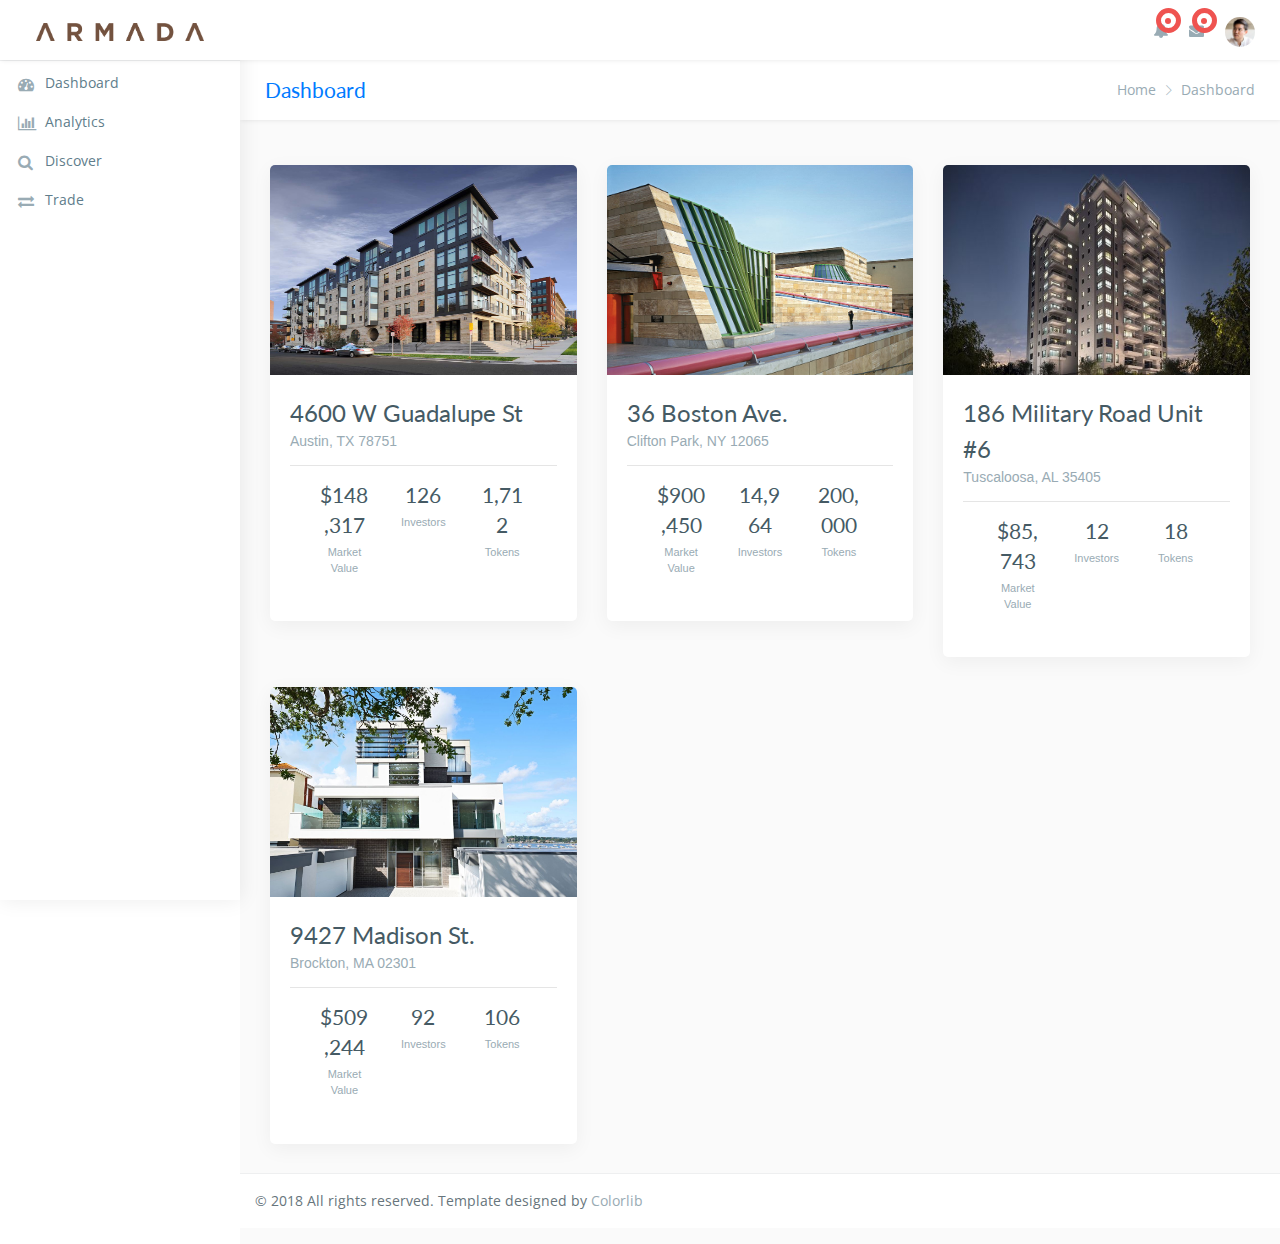
<file: index.html>
<!DOCTYPE html>
<html lang="en">

<head>
    <meta charset="utf-8">
    <meta http-equiv="X-UA-Compatible" content="IE=edge">
    <!-- Tell the browser to be responsive to screen width -->
    <meta name="viewport" content="width=device-width, initial-scale=1">
    <meta name="description" content="">
    <meta name="author" content="">
    <!-- Favicon icon -->
    <link rel="icon" type="image/png" sizes="16x16" href="images/favicon.png">
    <title>Armada</title>
    <!-- Bootstrap Core CSS -->
    <link href="css/lib/bootstrap/bootstrap.min.css" rel="stylesheet">
    <!-- Custom CSS -->

    <link href="css/lib/calendar2/semantic.ui.min.css" rel="stylesheet">
    <link href="css/lib/calendar2/pignose.calendar.min.css" rel="stylesheet">
    <link href="css/lib/owl.carousel.min.css" rel="stylesheet" />
    <link href="css/lib/owl.theme.default.min.css" rel="stylesheet" />
    <link href="css/helper.css" rel="stylesheet">
    <link href="css/style.css" rel="stylesheet">
    <!-- HTML5 Shim and Respond.js IE8 support of HTML5 elements and media queries -->
    <!-- WARNING: Respond.js doesn't work if you view the page via file:** -->
    <!--[if lt IE 9]>
    <script src="https:**oss.maxcdn.com/libs/html5shiv/3.7.0/html5shiv.js"></script>
    <script src="https:**oss.maxcdn.com/libs/respond.js/1.4.2/respond.min.js"></script>
<![endif]-->
</head>

<body class="fix-header fix-sidebar">
    <!-- Preloader - style you can find in spinners.css -->
    <div class="preloader">
        <svg class="circular" viewBox="25 25 50 50">
			<circle class="path" cx="50" cy="50" r="20" fill="none" stroke-width="2" stroke-miterlimit="10" /> </svg>
    </div>
    <!-- Main wrapper  -->
    <div id="main-wrapper">
        <!-- header header  -->
        <div class="header">
            <nav class="navbar top-navbar navbar-expand-md navbar-light">
                <!-- Logo -->
                <div class="navbar-header">
                    <a class="navbar-brand" href="index.html">
                        <!-- Logo icon -->
                        <b><img src="images/logo-text.png" class="header-logo" /></b>
                        <!--End Logo icon -->
                        <!-- Logo text -->

                    </a>
                </div>
                <!-- End Logo -->
                <div class="navbar-collapse">
                    <!-- toggle and nav items -->
                    <ul class="navbar-nav mr-auto mt-md-0">
                    </ul>
                    <!-- User profile and search -->
                    <ul class="navbar-nav my-lg-0">


                        <!-- Comment -->
                        <li class="nav-item dropdown">
                            <a class="nav-link dropdown-toggle text-muted text-muted  " href="#" data-toggle="dropdown" aria-haspopup="true" aria-expanded="false"> <i class="fa fa-bell"></i>
								<div class="notify"> <span class="heartbit"></span> <span class="point"></span> </div>
							</a>
                            <div class="dropdown-menu dropdown-menu-right mailbox animated zoomIn">
                                <ul>
                                    <li>
                                        <div class="drop-title">Notifications</div>
                                    </li>
                                    <li>
                                        <div class="message-center">
                                            <!-- Message -->
                                            <a href="#">
                                                <div class="btn btn-success btn-circle m-r-10"><i class="fa fa-calendar"></i></div>
                                                <div class="mail-contnet">
                                                    <h5>Voting Reminder</h5> <span class="mail-desc">4600 W Guadalupe St sale of property vote ends today!</span> <span class="time">9:30 AM</span>
                                                </div>
                                            </a>
                                            <!-- Message -->
                                            <a href="#">
                                                <div class="btn btn-success btn-circle m-r-10"><i class="ti-calendar"></i></div>
                                                <div class="mail-contnet">
                                                    <h5>Voting Reminder</h5> <span class="mail-desc">36 Boston Ave. sale of property vote ends today!</span> <span class="time">9:10 AM</span>
                                                </div>
                                            </a>
                                            <!-- Message -->
                                            <a href="#">
                                                <div class="btn btn-primary btn-circle m-r-10"><i class="ti-user"></i></div>
                                                <div class="mail-contnet">
                                                    <h5>Change of Management</h5> <span class="mail-desc">A new property manager has been approved for 9427 Madison St.</span> <span class="time">9:02 AM</span>
                                                </div>
                                            </a>
                                        </div>
                                    </li>
                                    <li>
                                        <a class="nav-link text-center" href="javascript:void(0);"> <strong>Check all notifications</strong> <i class="fa fa-angle-right"></i> </a>
                                    </li>
                                </ul>
                            </div>
                        </li>
                        <!-- End Comment -->
                        <!-- Messages -->
                        <li class="nav-item dropdown">
                            <a class="nav-link dropdown-toggle text-muted  " href="#" id="2" data-toggle="dropdown" aria-haspopup="true" aria-expanded="false"> <i class="fa fa-envelope"></i>
								<div class="notify"> <span class="heartbit"></span> <span class="point"></span> </div>
							</a>
                            <div class="dropdown-menu dropdown-menu-right mailbox animated zoomIn" aria-labelledby="2">
                                <ul>
                                    <li>
                                        <div class="drop-title">You have 4 new messages</div>
                                    </li>
                                    <li>
                                        <div class="message-center">
                                            <!-- Message -->
                                            <a href="#">
                                                <div class="user-img"> <img src="images/users/5.jpg" alt="user" class="img-circle"> <span class="profile-status online pull-right"></span> </div>
                                                <div class="mail-contnet">
                                                    <h5>Michael Qin</h5> <span class="mail-desc">Call me!</span> <span class="time">9:30 AM</span>
                                                </div>
                                            </a>
                                            <!-- Message -->
                                            <a href="#">
                                                <div class="user-img"> <img src="images/users/2.jpg" alt="user" class="img-circle"> <span class="profile-status busy pull-right"></span> </div>
                                                <div class="mail-contnet">
                                                    <h5>John Doe</h5> <span class="mail-desc">Hey, just wanted to re...</span> <span class="time">9:10 AM</span>
                                                </div>
                                            </a>
                                            <!-- Message -->
                                            <a href="#">
                                                <div class="user-img"> <img src="images/users/3.jpg" alt="user" class="img-circle"> <span class="profile-status away pull-right"></span> </div>
                                                <div class="mail-contnet">
                                                    <h5>Mr. John</h5> <span class="mail-desc">Have you heard from 36 ...</span> <span class="time">9:08 PM</span>
                                                </div>
                                            </a>
                                            <!-- Message -->
                                            <a href="#">
                                                <div class="user-img"> <img src="images/users/4.jpg" alt="user" class="img-circle"> <span class="profile-status offline pull-right"></span> </div>
                                                <div class="mail-contnet">
                                                    <h5>Michael Qin</h5> <span class="mail-desc">Call me!</span> <span class="time">1:25 PM</span>
                                                </div>
                                            </a>
                                        </div>
                                    </li>
                                    <li>
                                        <a class="nav-link text-center" href="javascript:void(0);"> <strong>See all Notifications</strong> <i class="fa fa-angle-right"></i> </a>
                                    </li>
                                </ul>
                            </div>
                        </li>
                        <!-- End Messages -->
                        <!-- Profile -->
                        <li class="nav-item dropdown">
                            <a class="nav-link dropdown-toggle text-muted  " href="#" data-toggle="dropdown" aria-haspopup="true" aria-expanded="false"><img src="images/users/avatar-7.jpg" alt="user" class="profile-pic" /></a>
                            <div class="dropdown-menu dropdown-menu-right animated zoomIn">
                                <ul class="dropdown-user">
                                    <li><a href="#"><i class="ti-user"></i> Profile</a></li>
                                    <li><a href="#"><i class="ti-wallet"></i> Balance</a></li>
                                    <li><a href="#"><i class="ti-email"></i> Inbox</a></li>
                                    <li><a href="#"><i class="ti-settings"></i> Setting</a></li>
                                    <li><a href="#"><i class="fa fa-power-off"></i> Logout</a></li>
                                </ul>
                            </div>
                        </li>
                    </ul>
                </div>
            </nav>
        </div>
        <!-- End header header -->
        <!-- Left Sidebar  -->
        <div class="left-sidebar">
            <!-- Sidebar scroll-->
            <div class="scroll-sidebar">
                <!-- Sidebar navigation-->
                <nav class="sidebar-nav">
                    <ul id="sidebarnav">
                        <li class="nav-devider"></li>
                        <li> <a href="#" aria-expanded="false"><i class="fa fa-tachometer"></i><span class="hide-menu">Dashboard</span></a></li>
                        <li> <a href="#" aria-expanded="false"><i class="fa fa-bar-chart"></i><span class="hide-menu">Analytics</span></a></li>
                        <li> <a href="#" aria-expanded="false"><i class="fa fa-search"></i><span class="hide-menu">Discover</span></a></li>
                        <li> <a href="#" aria-expanded="false"><i class="fa fa-exchange"></i><span class="hide-menu">Trade</span></a></li>
                    </ul>
                </nav>
                <!-- End Sidebar navigation -->
            </div>
            <!-- End Sidebar scroll-->
        </div>
        <!-- End Left Sidebar  -->
        <!-- Page wrapper  -->
        <div class="page-wrapper">
            <!-- Bread crumb -->
            <div class="row page-titles">
                <div class="col-md-5 align-self-center">
                    <h3 class="text-primary">Dashboard</h3> </div>
                <div class="col-md-7 align-self-center">
                    <ol class="breadcrumb">
                        <li class="breadcrumb-item"><a href="javascript:void(0)">Home</a></li>
                        <li class="breadcrumb-item active">Dashboard</li>
                    </ol>
                </div>
            </div>
            <!-- End Bread crumb -->
            <!-- Container fluid  -->
            <div class="container-fluid">
                <!-- Start Page Content -->
                <div class="row ">
                    <div class="col-md-4 col-md-offset-1">
                        <div class="card">
                            <img src="images/property1.jpg" id="incardpropertyimage"/>
                            <div id="innercard_headertext">
                              <h2>4600 W Guadalupe St</h2>
                              <p>Austin, TX 78751</p>
                              <hr />
                              <div class="container-fluid">
                                <div class="row justify-content-center">
                                  <div class ="col-md-4">
                                    <h3>$148,317</h3>
                                    <p id="innercard_normaltext_subtext" >Market Value</p>
                                  </div>
                                  <div class ="col-md-4">
                                    <h3>126</h3>
                                    <p id="innercard_normaltext_subtext" >Investors</p>
                                  </div>
                                  <div class ="col-md-4">
                                    <h3>1,712</h3>
                                    <p id="innercard_normaltext_subtext" >Tokens</p>
                                  </div>
                                </div>
                              </div>
                            </div>
                        </div>
                    </div>
                    <div class="col-md-4 col-md-offset-1">
                        <div class="card">
                            <img src="images/property2.jpg" id="incardpropertyimage"/>
                            <div id="innercard_headertext">
                              <h2>36 Boston Ave.</h2>
                              <p>Clifton Park, NY 12065</p>
                              <hr />
                              <div class="container-fluid">
                                <div class="row justify-content-center">
                                  <div class ="col-md-4">
                                    <h3>$900,450</h3>
                                    <p id="innercard_normaltext_subtext" >Market Value</p>
                                  </div>
                                  <div class ="col-md-4">
                                    <h3>14,964</h3>
                                    <p id="innercard_normaltext_subtext" >Investors</p>
                                  </div>
                                  <div class ="col-md-4">
                                    <h3>200,000</h3>
                                    <p id="innercard_normaltext_subtext" >Tokens</p>
                                  </div>
                                </div>
                              </div>
                            </div>
                        </div>
                    </div>
                    <div class="col-md-4 col-md-offset-1">
                        <div class="card">
                            <img src="images/property3.jpg" id="incardpropertyimage"/>
                            <div id="innercard_headertext">
                              <h2>186 Military Road Unit #6</h2>
                              <p>Tuscaloosa, AL 35405</p>
                              <hr />
                              <div class="container-fluid">
                                <div class="row justify-content-center">
                                  <div class ="col-md-4">
                                    <h3>$85,743</h3>
                                    <p id="innercard_normaltext_subtext" >Market Value</p>
                                  </div>
                                  <div class ="col-md-4">
                                    <h3>12</h3>
                                    <p id="innercard_normaltext_subtext" >Investors</p>
                                  </div>
                                  <div class ="col-md-4">
                                    <h3>18</h3>
                                    <p id="innercard_normaltext_subtext" >Tokens</p>
                                  </div>
                                </div>
                              </div>
                            </div>
                        </div>
                    </div>
                    <div class="col-md-4 col-md-offset-1">
                        <div class="card">
                            <img src="images/property4.jpg" id="incardpropertyimage"/>
                            <div id="innercard_headertext">
                              <h2>9427 Madison St.</h2>
                              <p>Brockton, MA 02301</p>
                              <hr />
                              <div class="container-fluid">
                                <div class="row justify-content-center">
                                  <div class ="col-md-4">
                                    <h3>$509,244</h3>
                                    <p id="innercard_normaltext_subtext" >Market Value</p>
                                  </div>
                                  <div class ="col-md-4">
                                    <h3>92</h3>
                                    <p id="innercard_normaltext_subtext" >Investors</p>
                                  </div>
                                  <div class ="col-md-4">
                                    <h3>106</h3>
                                    <p id="innercard_normaltext_subtext" >Tokens</p>
                                  </div>
                                </div>
                              </div>
                            </div>
                        </div>
                    </div>




                <!-- End PAge Content -->
            </div>
            <!-- End Container fluid  -->
            <!-- footer -->
            <footer class="footer"> © 2018 All rights reserved. Template designed by <a href="https://colorlib.com">Colorlib</a></footer>
            <!-- End footer -->
        </div>
        <!-- End Page wrapper  -->
    </div>
    <!-- End Wrapper -->
    <!-- All Jquery -->
    <script src="js/lib/jquery/jquery.min.js"></script>
    <!-- Bootstrap tether Core JavaScript -->
    <script src="js/lib/bootstrap/js/popper.min.js"></script>
    <script src="js/lib/bootstrap/js/bootstrap.min.js"></script>
    <!-- slimscrollbar scrollbar JavaScript -->
    <script src="js/jquery.slimscroll.js"></script>
    <!--Menu sidebar -->
    <script src="js/sidebarmenu.js"></script>
    <!--stickey kit -->
    <script src="js/lib/sticky-kit-master/dist/sticky-kit.min.js"></script>
    <!--Custom JavaScript -->


    <!-- Amchart -->
     <script src="js/lib/morris-chart/raphael-min.js"></script>
    <script src="js/lib/morris-chart/morris.js"></script>
    <script src="js/lib/morris-chart/dashboard1-init.js"></script>


	<script src="js/lib/calendar-2/moment.latest.min.js"></script>
    <!-- scripit init-->
    <script src="js/lib/calendar-2/semantic.ui.min.js"></script>
    <!-- scripit init-->
    <script src="js/lib/calendar-2/prism.min.js"></script>
    <!-- scripit init-->
    <script src="js/lib/calendar-2/pignose.calendar.min.js"></script>
    <!-- scripit init-->
    <script src="js/lib/calendar-2/pignose.init.js"></script>

    <script src="js/lib/owl-carousel/owl.carousel.min.js"></script>
    <script src="js/lib/owl-carousel/owl.carousel-init.js"></script>
    <script src="js/scripts.js"></script>
    <!-- scripit init-->

    <script src="js/custom.min.js"></script>

</body>

</html>
</file>
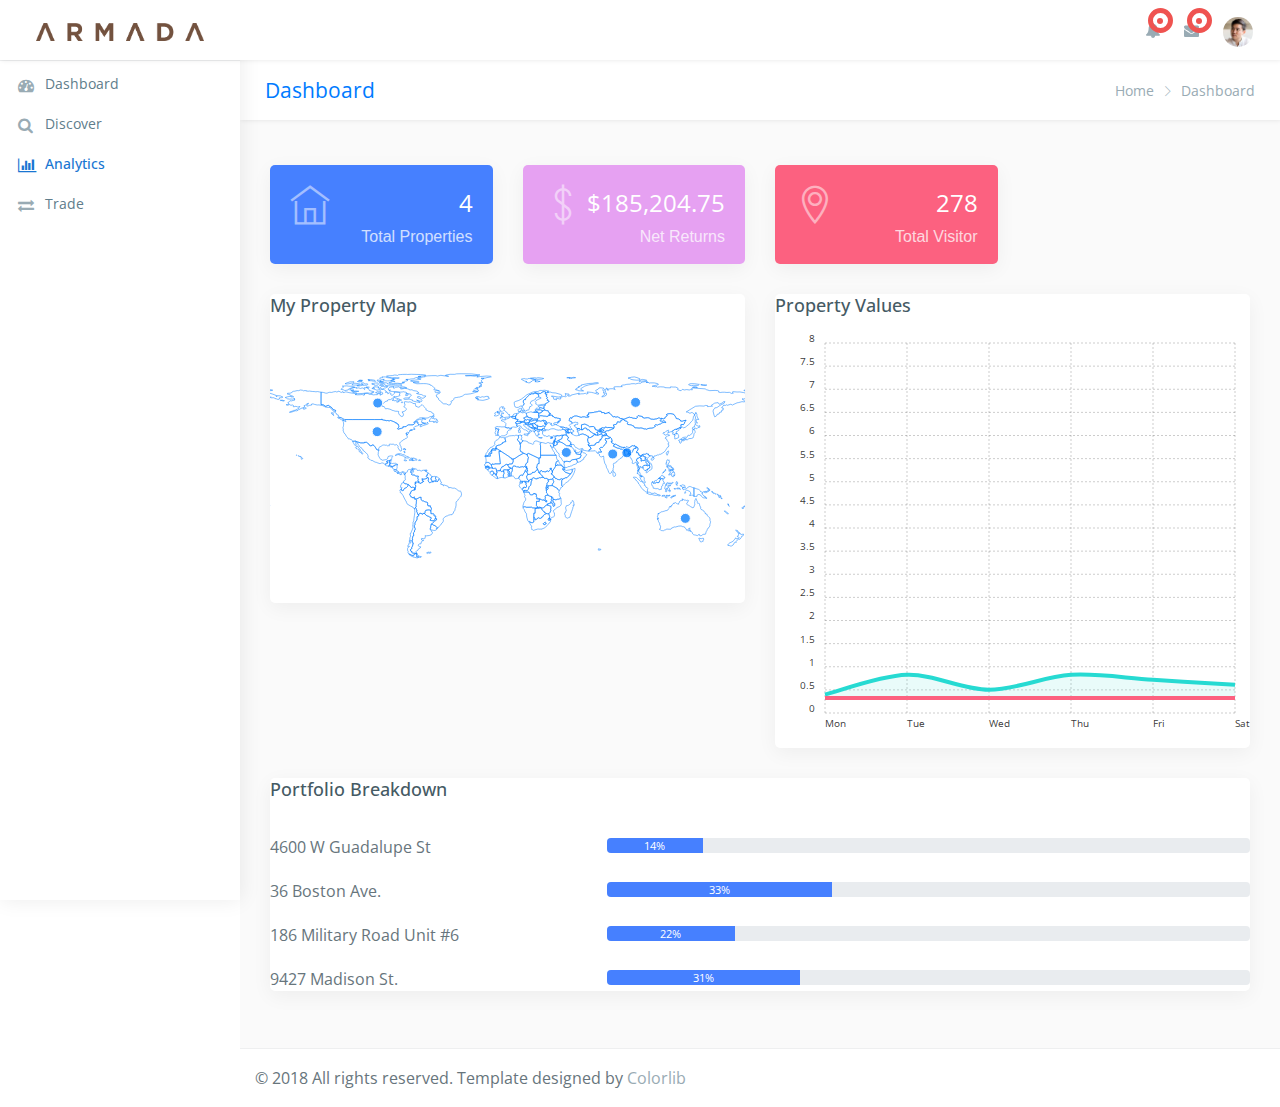
<file: analytics.html>
<!DOCTYPE html>
<html lang="en">

<head>
    <meta charset="utf-8">
    <meta http-equiv="X-UA-Compatible" content="IE=edge">
    <!-- Tell the browser to be responsive to screen width -->
    <meta name="viewport" content="width=device-width, initial-scale=1">
    <meta name="description" content="">
    <meta name="author" content="">
    <!-- Favicon icon -->
    <link rel="icon" type="image/png" sizes="16x16" href="images/logo.png">
    <title>Armada | Analytics</title>

    <link href="css/lib/chartist/chartist.min.css" rel="stylesheet">
	<link href="css/lib/owl.carousel.min.css" rel="stylesheet" />
    <link href="css/lib/owl.theme.default.min.css" rel="stylesheet" />
    <!-- Bootstrap Core CSS -->
    <link href="css/lib/bootstrap/bootstrap.min.css" rel="stylesheet">
    <!-- Custom CSS -->
    <link href="css/helper.css" rel="stylesheet">
    <link href="css/style.css" rel="stylesheet">
    <!-- HTML5 Shim and Respond.js IE8 support of HTML5 elements and media queries -->
    <!-- WARNING: Respond.js doesn't work if you view the page via file:** -->
    <!--[if lt IE 9]>
    <script src="https:**oss.maxcdn.com/libs/html5shiv/3.7.0/html5shiv.js"></script>
    <script src="https:**oss.maxcdn.com/libs/respond.js/1.4.2/respond.min.js"></script>
<![endif]-->
</head>

<body class="fix-header fix-sidebar">
    <!-- Preloader - style you can find in spinners.css -->
    <div class="preloader">
        <svg class="circular" viewBox="25 25 50 50">
			<circle class="path" cx="50" cy="50" r="20" fill="none" stroke-width="2" stroke-miterlimit="10" /> </svg>
    </div>
    <!-- Main wrapper  -->
    <div id="main-wrapper">
        <!-- header header  -->
        <div class="header">
            <nav class="navbar top-navbar navbar-expand-md navbar-light">
                <!-- Logo -->
                <div class="navbar-header">
                    <a class="navbar-brand" href="index.html">
                        <!-- Logo icon -->
                        <b><img src="images/logo-text.png" class="header-logo" /></b>
                        <!--End Logo icon -->
                        <!-- Logo text -->

                    </a>
                </div>
                <!-- End Logo -->
                <div class="navbar-collapse">
                    <!-- toggle and nav items -->
                    <ul class="navbar-nav mr-auto mt-md-0">
                    </ul>
                    <!-- User profile and search -->
                    <ul class="navbar-nav my-lg-0">


                        <!-- Comment -->
                        <li class="nav-item dropdown">
                            <a class="nav-link dropdown-toggle text-muted text-muted  " href="#" data-toggle="dropdown" aria-haspopup="true" aria-expanded="false"> <i class="fa fa-bell"></i>
								<div class="notify"> <span class="heartbit"></span> <span class="point"></span> </div>
							</a>
                            <div class="dropdown-menu dropdown-menu-right mailbox animated zoomIn">
                                <ul>
                                    <li>
                                        <div class="drop-title">Notifications</div>
                                    </li>
                                    <li>
                                        <div class="message-center">
                                            <!-- Message -->
                                            <a href="#">
                                                <div class="btn btn-success btn-circle m-r-10"><i class="fa fa-calendar"></i></div>
                                                <div class="mail-contnet">
                                                    <h5>Voting Reminder</h5> <span class="mail-desc">4600 W Guadalupe St sale of property vote ends today!</span> <span class="time">9:30 AM</span>
                                                </div>
                                            </a>
                                            <!-- Message -->
                                            <a href="#">
                                                <div class="btn btn-success btn-circle m-r-10"><i class="ti-calendar"></i></div>
                                                <div class="mail-contnet">
                                                    <h5>Voting Reminder</h5> <span class="mail-desc">36 Boston Ave. sale of property vote ends today!</span> <span class="time">9:10 AM</span>
                                                </div>
                                            </a>
                                            <!-- Message -->
                                            <a href="#">
                                                <div class="btn btn-primary btn-circle m-r-10"><i class="ti-user"></i></div>
                                                <div class="mail-contnet">
                                                    <h5>Change of Management</h5> <span class="mail-desc">A new property manager has been approved for 9427 Madison St.</span> <span class="time">9:02 AM</span>
                                                </div>
                                            </a>
                                        </div>
                                    </li>
                                    <li>
                                        <a class="nav-link text-center" href="javascript:void(0);"> <strong>Check all notifications</strong> <i class="fa fa-angle-right"></i> </a>
                                    </li>
                                </ul>
                            </div>
                        </li>
                        <!-- End Comment -->
                        <!-- Messages -->
                        <li class="nav-item dropdown">
                            <a class="nav-link dropdown-toggle text-muted  " href="#" id="2" data-toggle="dropdown" aria-haspopup="true" aria-expanded="false"> <i class="fa fa-envelope"></i>
								<div class="notify"> <span class="heartbit"></span> <span class="point"></span> </div>
							</a>
                            <div class="dropdown-menu dropdown-menu-right mailbox animated zoomIn" aria-labelledby="2">
                                <ul>
                                    <li>
                                        <div class="drop-title">You have 4 new messages</div>
                                    </li>
                                    <li>
                                        <div class="message-center">
                                            <!-- Message -->
                                            <a href="#">
                                                <div class="user-img"> <img src="images/users/5.jpg" alt="user" class="img-circle"> <span class="profile-status online pull-right"></span> </div>
                                                <div class="mail-contnet">
                                                    <h5>Michael Qin</h5> <span class="mail-desc">Call me!</span> <span class="time">9:30 AM</span>
                                                </div>
                                            </a>
                                            <!-- Message -->
                                            <a href="#">
                                                <div class="user-img"> <img src="images/users/2.jpg" alt="user" class="img-circle"> <span class="profile-status busy pull-right"></span> </div>
                                                <div class="mail-contnet">
                                                    <h5>John Oligcowzki</h5> <span class="mail-desc">Hey, just wanted to re...</span> <span class="time">9:10 AM</span>
                                                </div>
                                            </a>
                                            <!-- Message -->
                                            <a href="#">
                                                <div class="user-img"> <img src="images/users/3.jpg" alt="user" class="img-circle"> <span class="profile-status away pull-right"></span> </div>
                                                <div class="mail-contnet">
                                                    <h5>Ryan Matherson</h5> <span class="mail-desc">Have you heard from 36 ...</span> <span class="time">9:08 PM</span>
                                                </div>
                                            </a>
                                            <!-- Message -->
                                            <a href="#">
                                                <div class="user-img"> <img src="images/users/4.jpg" alt="user" class="img-circle"> <span class="profile-status offline pull-right"></span> </div>
                                                <div class="mail-contnet">
                                                    <h5>Michael Qin</h5> <span class="mail-desc">Call me!</span> <span class="time">1:25 PM</span>
                                                </div>
                                            </a>
                                        </div>
                                    </li>
                                    <li>
                                        <a class="nav-link text-center" href="javascript:void(0);"> <strong>See all Notifications</strong> <i class="fa fa-angle-right"></i> </a>
                                    </li>
                                </ul>
                            </div>
                        </li>
                        <!-- End Messages -->
                        <!-- Profile -->
                        <li class="nav-item dropdown">
                            <a class="nav-link dropdown-toggle text-muted  " href="#" data-toggle="dropdown" aria-haspopup="true" aria-expanded="false"><img src="images/users/avatar-7.jpg" alt="user" class="profile-pic" /></a>
                            <div class="dropdown-menu dropdown-menu-right animated zoomIn">
                                <ul class="dropdown-user">
                                    <li><a href="#"><i class="ti-user"></i> Profile</a></li>
                                    <li><a href="#"><i class="ti-wallet"></i> Balance</a></li>
                                    <li><a href="#"><i class="ti-email"></i> Inbox</a></li>
                                    <li><a href="#"><i class="ti-settings"></i> Setting</a></li>
                                    <li><a href="#"><i class="fa fa-power-off"></i> Logout</a></li>
                                </ul>
                            </div>
                        </li>
                    </ul>
                </div>
            </nav>
        </div>
        <!-- End header header -->
        <!-- Left Sidebar  -->
        <div class="left-sidebar">
            <!-- Sidebar scroll-->
            <div class="scroll-sidebar">
                <!-- Sidebar navigation-->
                <nav class="sidebar-nav">
                    <ul id="sidebarnav">
                        <li class="nav-devider"></li>
                        <li> <a href="index.html" aria-expanded="false"><i class="fa fa-tachometer"></i><span class="hide-menu">Dashboard</span></a></li>
                        <li> <a href="#" aria-expanded="false"><i class="fa fa-search"></i><span class="hide-menu">Discover</span></a></li>
                        <li> <a href="analytics.html" aria-expanded="false"><i class="fa fa-bar-chart"></i><span class="hide-menu">Analytics</span></a></li>
                        <li> <a href="#" aria-expanded="false"><i class="fa fa-exchange"></i><span class="hide-menu">Trade</span></a></li>
                    </ul>
                </nav>
                <!-- End Sidebar navigation -->
            </div>
            <!-- End Sidebar scroll-->
        </div>
        <!-- End Left Sidebar  -->
        <!-- Page wrapper  -->
        <div class="page-wrapper">
            <!-- Bread crumb -->
            <div class="row page-titles">
                <div class="col-md-5 align-self-center">
                    <h3 class="text-primary">Dashboard</h3> </div>
                <div class="col-md-7 align-self-center">
                    <ol class="breadcrumb">
                        <li class="breadcrumb-item"><a href="javascript:void(0)">Home</a></li>
                        <li class="breadcrumb-item active">Dashboard</li>
                    </ol>
                </div>
            </div>
            <!-- End Bread crumb -->
            <!-- Container fluid  -->
            <div class="container-fluid">
                <!-- Start Page Content -->
                <div class="row">
                    <div class="col-md-3">
                        <div class="card bg-primary p-20">
                            <div class="media widget-ten">
                                <div class="media-left meida media-middle">
                                    <span><i class="ti-home f-s-40"></i></span>
                                </div>
                                <div class="media-body media-text-right">
                                    <h2 class="color-white">4</h2>
                                    <p class="m-b-0">Total Properties</p>
                                </div>
                            </div>
                        </div>
                    </div>
                    <div class="col-md-3">
                        <div class="card bg-pink p-20">
                            <div class="media widget-ten">
                                <div class="media-left meida media-middle">
                                    <span><i class="ti-money f-s-40"></i></span>
                                </div>
                                <div class="media-body media-text-right">
                                    <h2 class="color-white">$185,204.75</h2>
                                    <p class="m-b-0">Net Returns</p>
                                </div>
                            </div>
                        </div>
                    </div>
                    <div class="col-md-3">
                        <div class="card bg-danger p-20">
                            <div class="media widget-ten">
                                <div class="media-left meida media-middle">
                                    <span><i class="ti-location-pin f-s-40"></i></span>
                                </div>
                                <div class="media-body media-text-right">
                                    <h2 class="color-white">278</h2>
                                    <p class="m-b-0">Total Visitor</p>
                                </div>
                            </div>
                        </div>
                    </div>
                </div>
				<div class="row">
                    <div class="col-lg-6">
                        <div class="card nestable-cart">
                            <div class="card-title">
                                <h4>My Property Map</h4>

                            </div>
                            <div class="datamap">
                                <div id="world-datamap"></div>
                            </div>
                        </div>
                    </div>
					<div class="col-lg-6">
                        <div class="card">
                            <div class="card-block">
                                <h4 class="card-title">Property Values</h4>
                                <div class="ct-svg-chart" style="height:420px"></div>
                            </div>
                        </div>
                    </div>
                    <!-- /# column -->
                </div>
                <!-- /# row -->

                <div class="row">

                    <div class="col-lg-12">
                        <div class="card">
                            <div class="card-title">
                                <h4>Portfolio Breakdown</h4>
                            </div>
                            <div class="card-body">
                                <div class="current-progress">
                                    <div class="progress-content">
                                        <div class="row">
                                            <div class="col-lg-4">
                                                <div class="progress-text">4600 W Guadalupe St</div>
                                            </div>
                                            <div class="col-lg-8">
                                                <div class="current-progressbar">
                                                    <div class="progress">
                                                        <div class="progress-bar progress-bar-primary w-15" role="progressbar" aria-valuenow="14" aria-valuemin="0" aria-valuemax="100">
                                                            14%
                                                        </div>
                                                    </div>
                                                </div>
                                            </div>
                                        </div>
                                    </div>
                                    <div class="progress-content">
                                        <div class="row">
                                            <div class="col-lg-4">
                                                <div class="progress-text">36 Boston Ave.</div>
                                            </div>
                                            <div class="col-lg-8">
                                                <div class="current-progressbar">
                                                    <div class="progress">
                                                        <div class="progress-bar progress-bar-primary w-35" role="progressbar" aria-valuenow="33" aria-valuemin="0" aria-valuemax="100">
                                                            33%
                                                        </div>
                                                    </div>
                                                </div>
                                            </div>
                                        </div>
                                    </div>
                                    <div class="progress-content">
                                        <div class="row">
                                            <div class="col-lg-4">
                                                <div class="progress-text">186 Military Road Unit #6</div>
                                            </div>
                                            <div class="col-lg-8">
                                                <div class="current-progressbar">
                                                    <div class="progress">
                                                        <div class="progress-bar progress-bar-primary w-20" role="progressbar" aria-valuenow="22" aria-valuemin="0" aria-valuemax="100">
                                                            22%
                                                        </div>
                                                    </div>
                                                </div>
                                            </div>
                                        </div>
                                    </div>
                                    <div class="progress-content">
                                        <div class="row">
                                            <div class="col-lg-4">
                                                <div class="progress-text">9427 Madison St.</div>
                                            </div>
                                            <div class="col-lg-8">
                                                <div class="current-progressbar">
                                                    <div class="progress">
                                                        <div class="progress-bar progress-bar-primary w-30" role="progressbar" aria-valuenow="31" aria-valuemin="0" aria-valuemax="100">
                                                            31%
                                                        </div>
                                                    </div>
                                                </div>
                                            </div>
                                        </div>
                                    </div>
                                </div>
                            </div>
                        </div>
                    </div>
                    <!-- /# column -->
                    <div class="col-lg-4">
                    </div>

                </div>


                <!-- End PAge Content -->
            </div>
            <!-- End Container fluid  -->
            <!-- footer -->
            <footer class="footer"> © 2018 All rights reserved. Template designed by <a href="https://colorlib.com">Colorlib</a></footer>
            <!-- End footer -->
        </div>
        <!-- End Page wrapper  -->
    </div>
    <!-- End Wrapper -->
    <!-- All Jquery -->
    <script src="js/lib/jquery/jquery.min.js"></script>
    <!-- Bootstrap tether Core JavaScript -->
    <script src="js/lib/bootstrap/js/popper.min.js"></script>
    <script src="js/lib/bootstrap/js/bootstrap.min.js"></script>
    <!-- slimscrollbar scrollbar JavaScript -->
    <script src="js/jquery.slimscroll.js"></script>
    <!--Menu sidebar -->
    <script src="js/sidebarmenu.js"></script>
    <!--stickey kit -->
    <script src="js/lib/sticky-kit-master/dist/sticky-kit.min.js"></script>


    <script src="js/lib/datamap/d3.min.js"></script>
    <script src="js/lib/datamap/topojson.js"></script>
    <script src="js/lib/datamap/datamaps.world.min.js"></script>
    <script src="js/lib/datamap/datamap-init.js"></script>

    <script src="js/lib/weather/jquery.simpleWeather.min.js"></script>
    <script src="js/lib/weather/weather-init.js"></script>
    <script src="js/lib/owl-carousel/owl.carousel.min.js"></script>
    <script src="js/lib/owl-carousel/owl.carousel-init.js"></script>


    <script src="js/lib/chartist/chartist.min.js"></script>
    <script src="js/lib/chartist/chartist-plugin-tooltip.min.js"></script>
    <script src="js/lib/chartist/chartist-init.js"></script>
    <!--Custom JavaScript -->
    <script src="js/custom.min.js"></script>

</body>

</html>
</file>
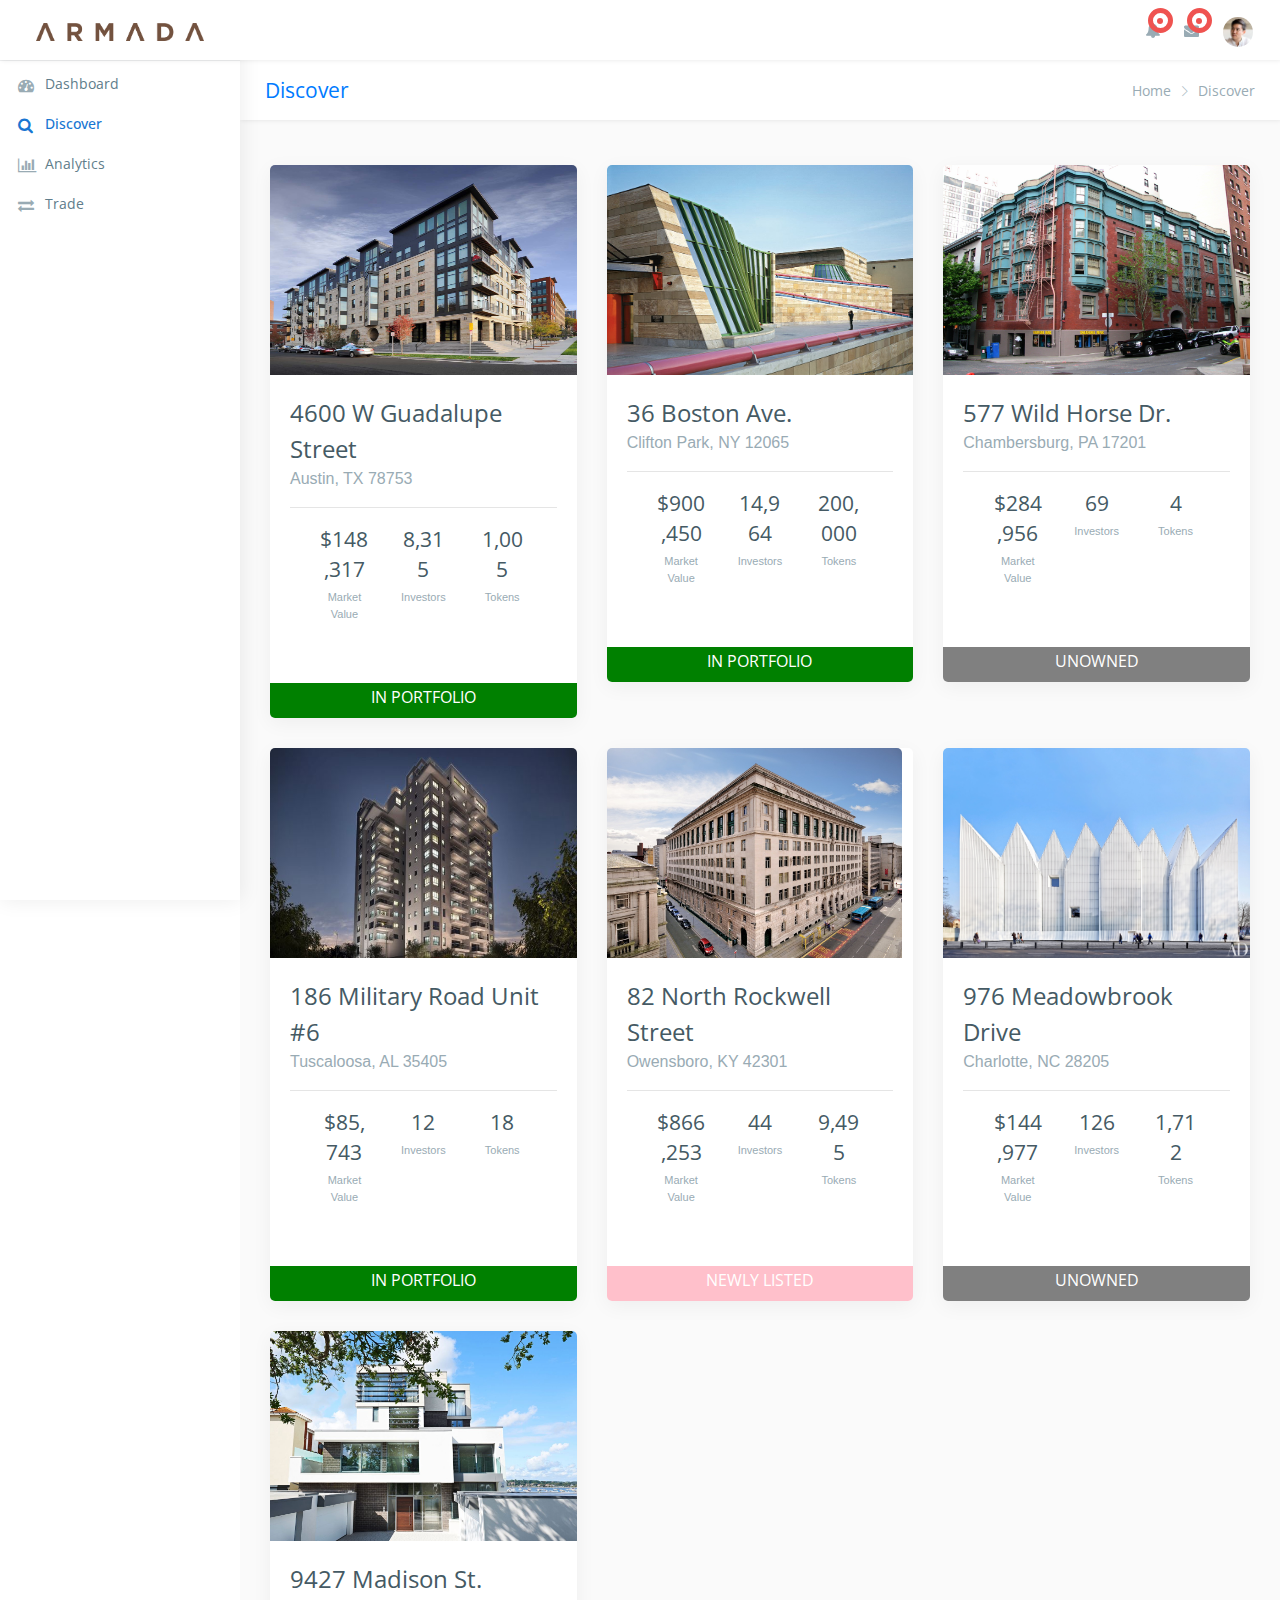
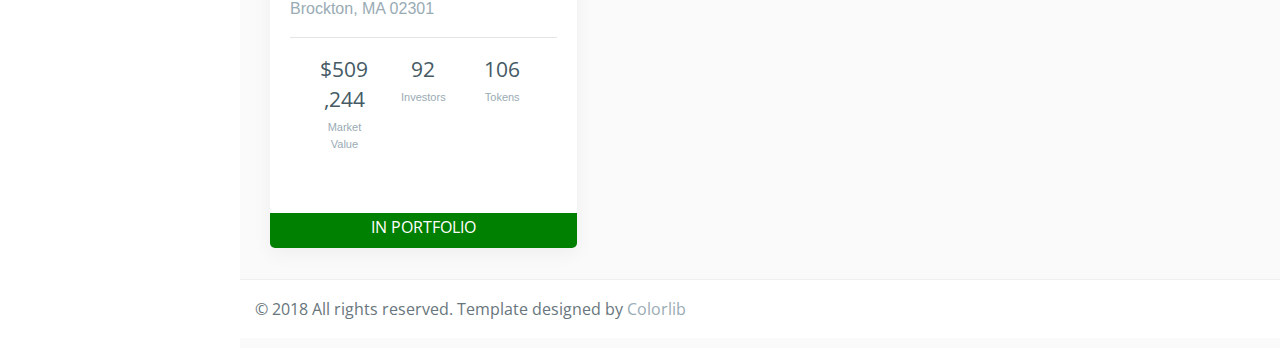
<file: discover.html>
<!DOCTYPE html>
<html lang="en">

<head>
    <meta charset="utf-8">
    <meta http-equiv="X-UA-Compatible" content="IE=edge">
    <!-- Tell the browser to be responsive to screen width -->
    <meta name="viewport" content="width=device-width, initial-scale=1">
    <meta name="description" content="">
    <meta name="author" content="">
    <!-- Favicon icon -->
    <link rel="icon" type="image/png" sizes="16x16" href="images/logo.png">
    <title>Armada | Discover</title>

    <link href="css/lib/chartist/chartist.min.css" rel="stylesheet">
	<link href="css/lib/owl.carousel.min.css" rel="stylesheet" />
    <link href="css/lib/owl.theme.default.min.css" rel="stylesheet" />
    <!-- Bootstrap Core CSS -->
    <link href="css/lib/bootstrap/bootstrap.min.css" rel="stylesheet">
    <!-- Custom CSS -->
    <link href="css/helper.css" rel="stylesheet">
    <link href="css/style.css" rel="stylesheet">
    <!-- HTML5 Shim and Respond.js IE8 support of HTML5 elements and media queries -->
    <!-- WARNING: Respond.js doesn't work if you view the page via file:** -->
    <!--[if lt IE 9]>
    <script src="https:**oss.maxcdn.com/libs/html5shiv/3.7.0/html5shiv.js"></script>
    <script src="https:**oss.maxcdn.com/libs/respond.js/1.4.2/respond.min.js"></script>
<![endif]-->
</head>

<body class="fix-header fix-sidebar">
    <!-- Preloader - style you can find in spinners.css -->
    <div class="preloader">
        <svg class="circular" viewBox="25 25 50 50">
			<circle class="path" cx="50" cy="50" r="20" fill="none" stroke-width="2" stroke-miterlimit="10" /> </svg>
    </div>
    <!-- Main wrapper  -->
    <div id="main-wrapper">
        <!-- header header  -->
        <div class="header">
            <nav class="navbar top-navbar navbar-expand-md navbar-light">
                <!-- Logo -->
                <div class="navbar-header">
                    <a class="navbar-brand" href="index.html">
                        <!-- Logo icon -->
                        <b><img src="images/logo-text.png" class="header-logo" /></b>
                        <!--End Logo icon -->
                        <!-- Logo text -->

                    </a>
                </div>
                <!-- End Logo -->
                <div class="navbar-collapse">
                    <!-- toggle and nav items -->
                    <ul class="navbar-nav mr-auto mt-md-0">
                    </ul>
                    <!-- User profile and search -->
                    <ul class="navbar-nav my-lg-0">


                        <!-- Comment -->
                        <li class="nav-item dropdown">
                            <a class="nav-link dropdown-toggle text-muted text-muted  " href="#" data-toggle="dropdown" aria-haspopup="true" aria-expanded="false"> <i class="fa fa-bell"></i>
								<div class="notify"> <span class="heartbit"></span> <span class="point"></span> </div>
							</a>
                            <div class="dropdown-menu dropdown-menu-right mailbox animated zoomIn">
                                <ul>
                                    <li>
                                        <div class="drop-title">Notifications</div>
                                    </li>
                                    <li>
                                        <div class="message-center">
                                            <!-- Message -->
                                            <a href="#">
                                                <div class="btn btn-success btn-circle m-r-10"><i class="fa fa-calendar"></i></div>
                                                <div class="mail-contnet">
                                                    <h5>Voting Reminder</h5> <span class="mail-desc">4600 W Guadalupe St sale of property vote ends today!</span> <span class="time">9:30 AM</span>
                                                </div>
                                            </a>
                                            <!-- Message -->
                                            <a href="#">
                                                <div class="btn btn-success btn-circle m-r-10"><i class="ti-calendar"></i></div>
                                                <div class="mail-contnet">
                                                    <h5>Voting Reminder</h5> <span class="mail-desc">36 Boston Ave. sale of property vote ends today!</span> <span class="time">9:10 AM</span>
                                                </div>
                                            </a>
                                            <!-- Message -->
                                            <a href="#">
                                                <div class="btn btn-primary btn-circle m-r-10"><i class="ti-user"></i></div>
                                                <div class="mail-contnet">
                                                    <h5>Change of Management</h5> <span class="mail-desc">A new property manager has been approved for 9427 Madison St.</span> <span class="time">9:02 AM</span>
                                                </div>
                                            </a>
                                        </div>
                                    </li>
                                    <li>
                                        <a class="nav-link text-center" href="javascript:void(0);"> <strong>Check all notifications</strong> <i class="fa fa-angle-right"></i> </a>
                                    </li>
                                </ul>
                            </div>
                        </li>
                        <!-- End Comment -->
                        <!-- Messages -->
                        <li class="nav-item dropdown">
                            <a class="nav-link dropdown-toggle text-muted  " href="#" id="2" data-toggle="dropdown" aria-haspopup="true" aria-expanded="false"> <i class="fa fa-envelope"></i>
								<div class="notify"> <span class="heartbit"></span> <span class="point"></span> </div>
							</a>
                            <div class="dropdown-menu dropdown-menu-right mailbox animated zoomIn" aria-labelledby="2">
                                <ul>
                                    <li>
                                        <div class="drop-title">You have 4 new messages</div>
                                    </li>
                                    <li>
                                        <div class="message-center">
                                            <!-- Message -->
                                            <a href="#">
                                                <div class="user-img"> <img src="images/users/5.jpg" alt="user" class="img-circle"> <span class="profile-status online pull-right"></span> </div>
                                                <div class="mail-contnet">
                                                    <h5>Michael Qin</h5> <span class="mail-desc">Call me!</span> <span class="time">9:30 AM</span>
                                                </div>
                                            </a>
                                            <!-- Message -->
                                            <a href="#">
                                                <div class="user-img"> <img src="images/users/2.jpg" alt="user" class="img-circle"> <span class="profile-status busy pull-right"></span> </div>
                                                <div class="mail-contnet">
                                                    <h5>John Oligcowzki</h5> <span class="mail-desc">Hey, just wanted to re...</span> <span class="time">9:10 AM</span>
                                                </div>
                                            </a>
                                            <!-- Message -->
                                            <a href="#">
                                                <div class="user-img"> <img src="images/users/3.jpg" alt="user" class="img-circle"> <span class="profile-status away pull-right"></span> </div>
                                                <div class="mail-contnet">
                                                    <h5>Ryan Matherson</h5> <span class="mail-desc">Have you heard from 36 ...</span> <span class="time">9:08 PM</span>
                                                </div>
                                            </a>
                                            <!-- Message -->
                                            <a href="#">
                                                <div class="user-img"> <img src="images/users/4.jpg" alt="user" class="img-circle"> <span class="profile-status offline pull-right"></span> </div>
                                                <div class="mail-contnet">
                                                    <h5>Michael Qin</h5> <span class="mail-desc">Call me!</span> <span class="time">1:25 PM</span>
                                                </div>
                                            </a>
                                        </div>
                                    </li>
                                    <li>
                                        <a class="nav-link text-center" href="javascript:void(0);"> <strong>See all Notifications</strong> <i class="fa fa-angle-right"></i> </a>
                                    </li>
                                </ul>
                            </div>
                        </li>
                        <!-- End Messages -->
                        <!-- Profile -->
                        <li class="nav-item dropdown">
                            <a class="nav-link dropdown-toggle text-muted  " href="#" data-toggle="dropdown" aria-haspopup="true" aria-expanded="false"><img src="images/users/avatar-7.jpg" alt="user" class="profile-pic" /></a>
                            <div class="dropdown-menu dropdown-menu-right animated zoomIn">
                                <ul class="dropdown-user">
                                    <li><a href="#"><i class="ti-user"></i> Profile</a></li>
                                    <li><a href="#"><i class="ti-wallet"></i> Balance</a></li>
                                    <li><a href="#"><i class="ti-email"></i> Inbox</a></li>
                                    <li><a href="#"><i class="ti-settings"></i> Setting</a></li>
                                    <li><a href="#"><i class="fa fa-power-off"></i> Logout</a></li>
                                </ul>
                            </div>
                        </li>
                    </ul>
                </div>
            </nav>
        </div>
        <!-- End header header -->
        <!-- Left Sidebar  -->
        <div class="left-sidebar">
            <!-- Sidebar scroll-->
            <div class="scroll-sidebar">
                <!-- Sidebar navigation-->
                <nav class="sidebar-nav">
                    <ul id="sidebarnav">
                        <li class="nav-devider"></li>
                        <li> <a href="index.html" aria-expanded="false"><i class="fa fa-tachometer"></i><span class="hide-menu">Dashboard</span></a></li>
                        <li> <a href="discover.html" aria-expanded="false"><i class="fa fa-search"></i><span class="hide-menu">Discover</span></a></li>
                        <li> <a href="analytics.html" aria-expanded="false"><i class="fa fa-bar-chart"></i><span class="hide-menu">Analytics</span></a></li>
                        <li> <a href="trade.html" aria-expanded="false"><i class="fa fa-exchange"></i><span class="hide-menu">Trade</span></a></li>
                    </ul>
                </nav>
                <!-- End Sidebar navigation -->
            </div>
            <!-- End Sidebar scroll-->
        </div>
        <!-- End Left Sidebar  -->
        <!-- Page wrapper  -->
        <div class="page-wrapper">
            <!-- Bread crumb -->
            <div class="row page-titles">
                <div class="col-md-5 align-self-center">
                    <h3 class="text-primary">Discover</h3> </div>
                <div class="col-md-7 align-self-center">
                    <ol class="breadcrumb">
                        <li class="breadcrumb-item"><a href="javascript:void(0)">Home</a></li>
                        <li class="breadcrumb-item active">Discover</li>
                    </ol>
                </div>
            </div>
            <!-- End Bread crumb -->
            <!-- Container fluid  -->
            <div class="container-fluid">
                <!-- Start Page Content -->
                <div class="row ">
                    <div class="col-md-4 col-md-offset-1">
                        <div class="card">
                            <img src="images/property1.jpg" id="incardpropertyimage"/>
                            <div id="innercard_headertext">
                              <h2>4600 W Guadalupe Street</h2>
                              <p>Austin, TX 78753</p>
                              <hr />
                              <div class="container-fluid">
                                <div class="row justify-content-center">
                                  <div class ="col-md-4">
                                    <h3>$148,317</h3>
                                    <p id="innercard_normaltext_subtext" >Market Value</p>
                                  </div>
                                  <div class ="col-md-4">
                                    <h3>8,315</h3>
                                    <p id="innercard_normaltext_subtext" >Investors</p>
                                  </div>
                                  <div class ="col-md-4">
                                    <h3>1,005</h3>
                                    <p id="innercard_normaltext_subtext" >Tokens</p>
                                  </div>
                                </div>
                              </div>
                            </div>
                            <div id="discover_card_lower_banner_portfolio">
                                <span id="discover_card_lower_banner_text">IN PORTFOLIO</span>  
                            </div>
                        </div>
                    </div>
                    <div class="col-md-4 col-md-offset-1">
                        <div class="card">
                            <img src="images/property2.jpg" id="incardpropertyimage"/>
                            <div id="innercard_headertext">
                              <h2>36 Boston Ave.</h2>
                              <p>Clifton Park, NY 12065</p>
                              <hr />
                              <div class="container-fluid">
                                <div class="row justify-content-center">
                                  <div class ="col-md-4">
                                    <h3>$900,450</h3>
                                    <p id="innercard_normaltext_subtext" >Market Value</p>
                                  </div>
                                  <div class ="col-md-4">
                                    <h3>14,964</h3>
                                    <p id="innercard_normaltext_subtext" >Investors</p>
                                  </div>
                                  <div class ="col-md-4">
                                    <h3>200,000</h3>
                                    <p id="innercard_normaltext_subtext" >Tokens</p>
                                  </div>
                                </div>
                              </div>
                            </div>
                            <div id="discover_card_lower_banner_portfolio">
                                <span id="discover_card_lower_banner_text">IN PORTFOLIO</span>  
                            </div>
                        </div>
                    </div>
                    <div class="col-md-4 col-md-offset-1">
                        <div class="card">
                            <img src="images/property5.jpg" id="incardpropertyimage"/>
                            <div id="innercard_headertext">
                              <h2>577 Wild Horse Dr. </h2>
                              <p>Chambersburg, PA 17201</p>
                              <hr />
                              <div class="container-fluid">
                                <div class="row justify-content-center">
                                  <div class ="col-md-4">
                                    <h3>$284,956</h3>
                                    <p id="innercard_normaltext_subtext" >Market Value</p>
                                  </div>
                                  <div class ="col-md-4">
                                    <h3>69</h3>
                                    <p id="innercard_normaltext_subtext" >Investors</p>
                                  </div>
                                  <div class ="col-md-4">
                                    <h3>4</h3>
                                    <p id="innercard_normaltext_subtext" >Tokens</p>
                                  </div>
                                </div>
                              </div>
                            </div>
                            <div id="discover_card_lower_banner_unowned">
                                <span id="discover_card_lower_banner_text">UNOWNED</span>  
                            </div>
                        </div>
                    </div>
                    <div class="col-md-4 col-md-offset-1">
                        <div class="card">
                            <img src="images/property3.jpg" id="incardpropertyimage"/>
                            <div id="innercard_headertext">
                              <h2>186 Military Road Unit #6</h2>
                              <p>Tuscaloosa, AL 35405</p>
                              <hr />
                              <div class="container-fluid">
                                <div class="row justify-content-center">
                                  <div class ="col-md-4">
                                    <h3>$85,743</h3>
                                    <p id="innercard_normaltext_subtext" >Market Value</p>
                                  </div>
                                  <div class ="col-md-4">
                                    <h3>12</h3>
                                    <p id="innercard_normaltext_subtext" >Investors</p>
                                  </div>
                                  <div class ="col-md-4">
                                    <h3>18</h3>
                                    <p id="innercard_normaltext_subtext" >Tokens</p>
                                  </div>
                                </div>
                              </div>
                            </div>
                            <div id="discover_card_lower_banner_portfolio">
                                <span id="discover_card_lower_banner_text">IN PORTFOLIO</span>  
                            </div>
                        </div>
                    </div>
                    <div class="col-md-4 col-md-offset-1">
                        <div class="card">
                            <a href="property_1.html">
                                <img src="images/property6.jpg" id="incardpropertyimage"/>
                            </a>
                            <div id="innercard_headertext">
                              <h2>82 North Rockwell Street </h2>
                              <p>Owensboro, KY 42301</p>
                              <hr />
                              <div class="container-fluid">
                                <div class="row justify-content-center">
                                  <div class ="col-md-4">
                                    <h3>$866,253</h3>
                                    <p id="innercard_normaltext_subtext" >Market Value</p>
                                  </div>
                                  <div class ="col-md-4">
                                    <h3>44</h3>
                                    <p id="innercard_normaltext_subtext" >Investors</p>
                                  </div>
                                  <div class ="col-md-4">
                                    <h3>9,495</h3>
                                    <p id="innercard_normaltext_subtext" >Tokens</p>
                                  </div>
                                </div>
                              </div>
                            </div>
                            <div id="discover_card_lower_banner_new">
                                <span id="discover_card_lower_banner_text">NEWLY LISTED</span>  
                            </div>
                        </div>
                    </div>
                    <div class="col-md-4 col-md-offset-1">
                        <div class="card">
                            <img src="images/property7.jpg" id="incardpropertyimage"/>
                            <div id="innercard_headertext">
                              <h2>976 Meadowbrook Drive</h2>
                              <p>Charlotte, NC 28205</p>
                              <hr />
                              <div class="container-fluid">
                                <div class="row justify-content-center">
                                  <div class ="col-md-4">
                                    <h3>$144,977</h3>
                                    <p id="innercard_normaltext_subtext" >Market Value</p>
                                  </div>
                                  <div class ="col-md-4">
                                    <h3>126</h3>
                                    <p id="innercard_normaltext_subtext" >Investors</p>
                                  </div>
                                  <div class ="col-md-4">
                                    <h3>1,712</h3>
                                    <p id="innercard_normaltext_subtext" >Tokens</p>
                                  </div>
                                </div>
                              </div>
                            </div>
                            <div id="discover_card_lower_banner_unowned">
                                <span id="discover_card_lower_banner_text">UNOWNED</span>  
                            </div>
                        </div>
                    </div>
                    <div class="col-md-4 col-md-offset-1">
                        <div class="card">
                            <img src="images/property4.jpg" id="incardpropertyimage"/>
                            <div id="innercard_headertext">
                              <h2>9427 Madison St.</h2>
                              <p>Brockton, MA 02301</p>
                              <hr />
                              <div class="container-fluid">
                                <div class="row justify-content-center">
                                  <div class ="col-md-4">
                                    <h3>$509,244</h3>
                                    <p id="innercard_normaltext_subtext" >Market Value</p>
                                  </div>
                                  <div class ="col-md-4">
                                    <h3>92</h3>
                                    <p id="innercard_normaltext_subtext" >Investors</p>
                                  </div>
                                  <div class ="col-md-4">
                                    <h3>106</h3>
                                    <p id="innercard_normaltext_subtext" >Tokens</p>
                                  </div>
                                </div>
                              </div>
                            </div>
                            <div id="discover_card_lower_banner_portfolio">
                                <span id="discover_card_lower_banner_text">IN PORTFOLIO</span>  
                            </div>
                        </div>
                    </div>
            <!-- End PAge Content -->
            </div>
            <!-- End Container fluid  -->
            <!-- footer -->
            <footer class="footer"> © 2018 All rights reserved. Template designed by <a href="https://colorlib.com">Colorlib</a></footer>
            <!-- End footer -->
        </div>
        <!-- End Page wrapper  -->
    </div>
    <!-- End Wrapper -->
    <!-- All Jquery -->
    <script src="js/lib/jquery/jquery.min.js"></script>
    <!-- Bootstrap tether Core JavaScript -->
    <script src="js/lib/bootstrap/js/popper.min.js"></script>
    <script src="js/lib/bootstrap/js/bootstrap.min.js"></script>
    <!-- slimscrollbar scrollbar JavaScript -->
    <script src="js/jquery.slimscroll.js"></script>
    <!--Menu sidebar -->
    <script src="js/sidebarmenu.js"></script>
    <!--stickey kit -->
    <script src="js/lib/sticky-kit-master/dist/sticky-kit.min.js"></script>


    <script src="js/lib/datamap/d3.min.js"></script>
    <script src="js/lib/datamap/topojson.js"></script>
    <script src="js/lib/datamap/datamaps.world.min.js"></script>
    <script src="js/lib/datamap/datamap-init.js"></script>

    <script src="js/lib/weather/jquery.simpleWeather.min.js"></script>
    <script src="js/lib/weather/weather-init.js"></script>
    <script src="js/lib/owl-carousel/owl.carousel.min.js"></script>
    <script src="js/lib/owl-carousel/owl.carousel-init.js"></script>


    <script src="js/lib/chartist/chartist.min.js"></script>
    <script src="js/lib/chartist/chartist-plugin-tooltip.min.js"></script>
    <script src="js/lib/chartist/chartist-init.js"></script>
    <!--Custom JavaScript -->
    <script src="js/custom.min.js"></script>

</body>

</html>
</file>
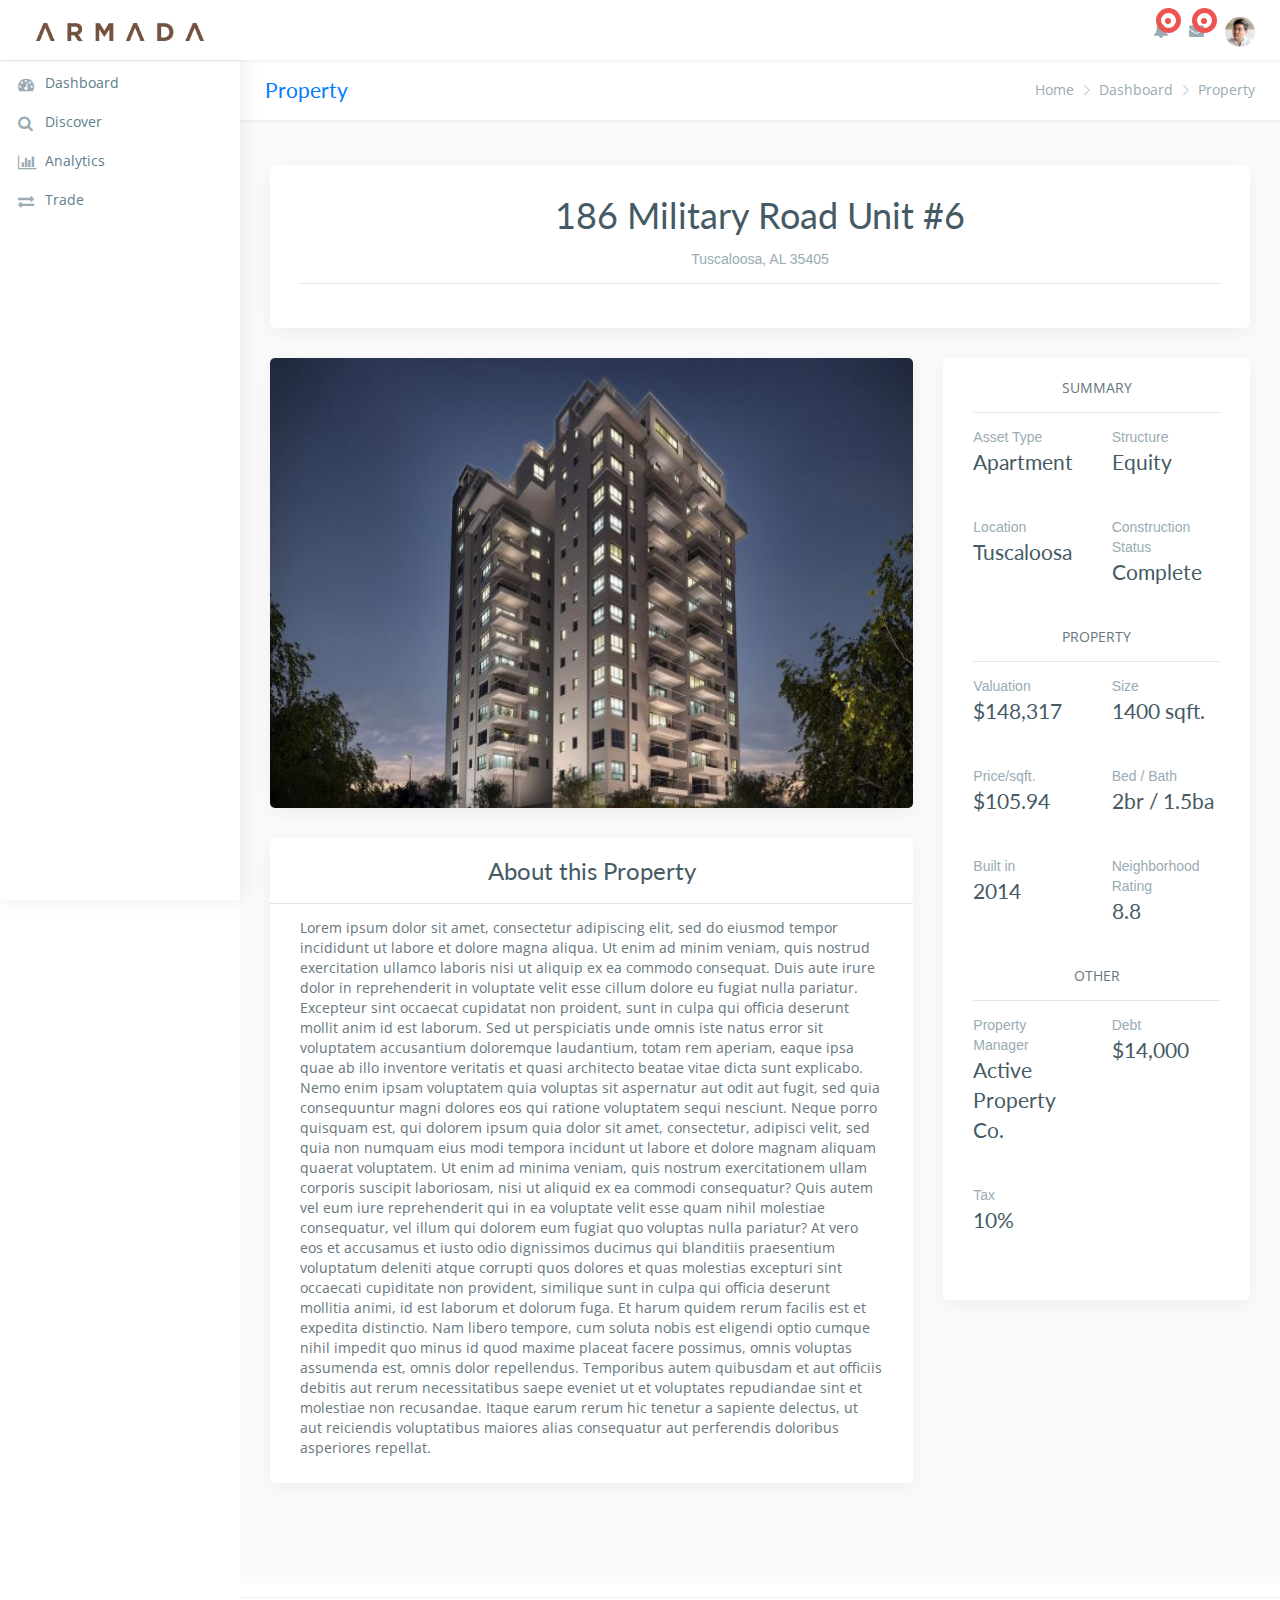
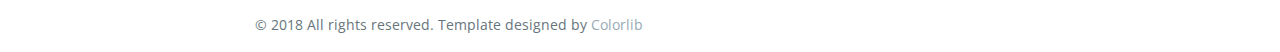
<file: property_1.html>
<!DOCTYPE html>
<html lang="en">

<head>
    <meta charset="utf-8">
    <meta http-equiv="X-UA-Compatible" content="IE=edge">
    <!-- Tell the browser to be responsive to screen width -->
    <meta name="viewport" content="width=device-width, initial-scale=1">
    <meta name="description" content="">
    <meta name="author" content="">
    <!-- Favicon icon -->
    <link rel="icon" type="image/png" sizes="16x16" href="images/favicon.png">
    <title>Armada | Property</title>
    <!-- Bootstrap Core CSS -->
    <link href="css/lib/bootstrap/bootstrap.min.css" rel="stylesheet">
    <!-- Custom CSS -->

    <link href="css/lib/calendar2/semantic.ui.min.css" rel="stylesheet">
    <link href="css/lib/calendar2/pignose.calendar.min.css" rel="stylesheet">
    <link href="css/lib/owl.carousel.min.css" rel="stylesheet" />
    <link href="css/lib/owl.theme.default.min.css" rel="stylesheet" />
    <link href="css/helper.css" rel="stylesheet">
    <link href="css/style.css" rel="stylesheet">
    <!-- HTML5 Shim and Respond.js IE8 support of HTML5 elements and media queries -->
    <!-- WARNING: Respond.js doesn't work if you view the page via file:** -->
    <!--[if lt IE 9]>
    <script src="https:**oss.maxcdn.com/libs/html5shiv/3.7.0/html5shiv.js"></script>
    <script src="https:**oss.maxcdn.com/libs/respond.js/1.4.2/respond.min.js"></script>
<![endif]-->
</head>

<body class="fix-header fix-sidebar">
    <!-- Preloader - style you can find in spinners.css -->
    <div class="preloader">
        <svg class="circular" viewBox="25 25 50 50">
			<circle class="path" cx="50" cy="50" r="20" fill="none" stroke-width="2" stroke-miterlimit="10" /> </svg>
    </div>
    <!-- Main wrapper  -->
    <div id="main-wrapper">
        <!-- header header  -->
        <div class="header">
            <nav class="navbar top-navbar navbar-expand-md navbar-light">
                <!-- Logo -->
                <div class="navbar-header">
                    <a class="navbar-brand" href="index.html">
                        <!-- Logo icon -->
                        <b><img src="images/logo-text.png" class="header-logo" /></b>
                        <!--End Logo icon -->
                        <!-- Logo text -->

                    </a>
                </div>
                <!-- End Logo -->
                <div class="navbar-collapse">
                    <!-- toggle and nav items -->
                    <ul class="navbar-nav mr-auto mt-md-0">
                    </ul>
                    <!-- User profile and search -->
                    <ul class="navbar-nav my-lg-0">


                        <!-- Comment -->
                        <li class="nav-item dropdown">
                            <a class="nav-link dropdown-toggle text-muted text-muted  " href="#" data-toggle="dropdown" aria-haspopup="true" aria-expanded="false"> <i class="fa fa-bell"></i>
                                <div class="notify"> <span class="heartbit"></span> <span class="point"></span> </div>
                            </a>
                            <div class="dropdown-menu dropdown-menu-right mailbox animated zoomIn">
                                <ul>
                                    <li>
                                        <div class="drop-title">Notifications</div>
                                    </li>
                                    <li>
                                        <div class="message-center">
                                            <!-- Message -->
                                            <a href="#">
                                                <div class="btn btn-success btn-circle m-r-10"><i class="fa fa-calendar"></i></div>
                                                <div class="mail-contnet">
                                                    <h5>Voting Reminder</h5> <span class="mail-desc">4600 W Guadalupe St sale of property vote ends today!</span> <span class="time">9:30 AM</span>
                                                </div>
                                            </a>
                                            <!-- Message -->
                                            <a href="#">
                                                <div class="btn btn-success btn-circle m-r-10"><i class="ti-calendar"></i></div>
                                                <div class="mail-contnet">
                                                    <h5>Voting Reminder</h5> <span class="mail-desc">36 Boston Ave. sale of property vote ends today!</span> <span class="time">9:10 AM</span>
                                                </div>
                                            </a>
                                            <!-- Message -->
                                            <a href="#">
                                                <div class="btn btn-primary btn-circle m-r-10"><i class="ti-user"></i></div>
                                                <div class="mail-contnet">
                                                    <h5>Change of Management</h5> <span class="mail-desc">A new property manager has been approved for 9427 Madison St.</span> <span class="time">9:02 AM</span>
                                                </div>
                                            </a>
                                        </div>
                                    </li>
                                    <li>
                                        <a class="nav-link text-center" href="javascript:void(0);"> <strong>Check all notifications</strong> <i class="fa fa-angle-right"></i> </a>
                                    </li>
                                </ul>
                            </div>
                        </li>
                        <!-- End Comment -->
                        <!-- Messages -->
                        <li class="nav-item dropdown">
                            <a class="nav-link dropdown-toggle text-muted  " href="#" id="2" data-toggle="dropdown" aria-haspopup="true" aria-expanded="false"> <i class="fa fa-envelope"></i>
                                <div class="notify"> <span class="heartbit"></span> <span class="point"></span> </div>
                            </a>
                            <div class="dropdown-menu dropdown-menu-right mailbox animated zoomIn" aria-labelledby="2">
                                <ul>
                                    <li>
                                        <div class="drop-title">You have 4 new messages</div>
                                    </li>
                                    <li>
                                        <div class="message-center">
                                            <!-- Message -->
                                            <a href="#">
                                                <div class="user-img"> <img src="images/users/5.jpg" alt="user" class="img-circle"> <span class="profile-status online pull-right"></span> </div>
                                                <div class="mail-contnet">
                                                    <h5>Michael Qin</h5> <span class="mail-desc">Call me!</span> <span class="time">9:30 AM</span>
                                                </div>
                                            </a>
                                            <!-- Message -->
                                            <a href="#">
                                                <div class="user-img"> <img src="images/users/2.jpg" alt="user" class="img-circle"> <span class="profile-status busy pull-right"></span> </div>
                                                <div class="mail-contnet">
                                                    <h5>John Oligcowzki</h5> <span class="mail-desc">Hey, just wanted to re...</span> <span class="time">9:10 AM</span>
                                                </div>
                                            </a>
                                            <!-- Message -->
                                            <a href="#">
                                                <div class="user-img"> <img src="images/users/3.jpg" alt="user" class="img-circle"> <span class="profile-status away pull-right"></span> </div>
                                                <div class="mail-contnet">
                                                    <h5>Ryan Matherson</h5> <span class="mail-desc">Have you heard from 36 ...</span> <span class="time">9:08 PM</span>
                                                </div>
                                            </a>
                                            <!-- Message -->
                                            <a href="#">
                                                <div class="user-img"> <img src="images/users/4.jpg" alt="user" class="img-circle"> <span class="profile-status offline pull-right"></span> </div>
                                                <div class="mail-contnet">
                                                    <h5>Michael Qin</h5> <span class="mail-desc">Call me!</span> <span class="time">1:25 PM</span>
                                                </div>
                                            </a>
                                        </div>
                                    </li>
                                    <li>
                                        <a class="nav-link text-center" href="javascript:void(0);"> <strong>See all Notifications</strong> <i class="fa fa-angle-right"></i> </a>
                                    </li>
                                </ul>
                            </div>
                        </li>
                        <!-- End Messages -->
                        <!-- Profile -->
                        <li class="nav-item dropdown">
                            <a class="nav-link dropdown-toggle text-muted  " href="#" data-toggle="dropdown" aria-haspopup="true" aria-expanded="false"><img src="images/users/avatar-7.jpg" alt="user" class="profile-pic" /></a>
                            <div class="dropdown-menu dropdown-menu-right animated zoomIn">
                                <ul class="dropdown-user">
                                    <li><a href="#"><i class="ti-user"></i> Profile</a></li>
                                    <li><a href="#"><i class="ti-wallet"></i> Balance</a></li>
                                    <li><a href="#"><i class="ti-email"></i> Inbox</a></li>
                                    <li><a href="#"><i class="ti-settings"></i> Setting</a></li>
                                    <li><a href="#"><i class="fa fa-power-off"></i> Logout</a></li>
                                </ul>
                            </div>
                        </li>
                    </ul>
                </div>
            </nav>
        </div>
        <!-- End header header -->
        <!-- Left Sidebar  -->
        <div class="left-sidebar">
            <!-- Sidebar scroll-->
            <div class="scroll-sidebar">
                <!-- Sidebar navigation-->
                <nav class="sidebar-nav">
                    <ul id="sidebarnav">
                        <li class="nav-devider"></li>
                        <li> <a href="index.html" aria-expanded="false"><i class="fa fa-tachometer"></i><span class="hide-menu">Dashboard</span></a></li>
                        <li> <a href="discover.html" aria-expanded="false"><i class="fa fa-search"></i><span class="hide-menu">Discover</span></a></li>
                        <li> <a href="analytics.html" aria-expanded="false"><i class="fa fa-bar-chart"></i><span class="hide-menu">Analytics</span></a></li>
                        <li> <a href="trade.html" aria-expanded="false"><i class="fa fa-exchange"></i><span class="hide-menu">Trade</span></a></li>
                    </ul>
                </nav>
                <!-- End Sidebar navigation -->
            </div>
            <!-- End Sidebar scroll-->
        </div>
        <!-- End Left Sidebar  -->
        <!-- Page wrapper  -->
        <div class="page-wrapper">
            <!-- Bread crumb -->
            <div class="row page-titles">
                <div class="col-md-5 align-self-center">
                    <h3 class="text-primary">Property</h3> </div>
                <div class="col-md-7 align-self-center">
                    <ol class="breadcrumb">
                        <li class="breadcrumb-item"><a href="javascript:void(0)">Home</a></li>
                        <li class="breadcrumb-item active">Dashboard</li>
                        <li class="breadcrumb-item active">Property</li>
                    </ol>
                </div>
            </div>
            <!-- End Bread crumb -->
            <!-- Container fluid  -->
            <div class="container-fluid">
                <!-- Start Page Content -->
                <div class="row">
                    <div class="col-md-12">
                        <div class="card p-30">
                            <div class="text-center">
                                <h1>186 Military Road Unit #6</h1>
                                <p class="m-b-0">Tuscaloosa, AL 35405</p>
                                <hr />
                            </div>
                        </div>
                    </div>
                </div>

                <div class="row">
                    <div class="col-md-8">
                        <div class="row">
                            <div class="col-md-12">
                                <div class="card">
                                    <img src="images/property3.jpg" id="property_specific_image"/>
                                </div>
                            </div>
                        </div>
                        <div class="row">
                            <div class="col-md-12">
                                <div class="card" style="text-align: center; padding-top: 15px">
                                    <div >
                                        <h2>About this Property</h2>
                                        <hr/>
                                    </div>
                                      <div class="container-fluid">
                                        <div align="left">
                                          Lorem ipsum dolor sit amet, consectetur adipiscing elit, sed do eiusmod tempor incididunt ut labore et dolore magna aliqua. Ut enim ad minim veniam, quis nostrud exercitation ullamco laboris nisi ut aliquip ex ea commodo consequat. Duis aute irure dolor in reprehenderit in voluptate velit esse cillum dolore eu fugiat nulla pariatur. Excepteur sint occaecat cupidatat non proident, sunt in culpa qui officia deserunt mollit anim id est laborum. Sed ut perspiciatis unde omnis iste natus error sit voluptatem accusantium doloremque laudantium, totam rem aperiam, eaque ipsa quae ab illo inventore veritatis et quasi architecto beatae vitae dicta sunt explicabo. Nemo enim ipsam voluptatem quia voluptas sit aspernatur aut odit aut fugit, sed quia consequuntur magni dolores eos qui ratione voluptatem sequi nesciunt. Neque porro quisquam est, qui dolorem ipsum quia dolor sit amet, consectetur, adipisci velit, sed quia non numquam eius modi tempora incidunt ut labore et dolore magnam aliquam quaerat voluptatem. Ut enim ad minima veniam, quis nostrum exercitationem ullam corporis suscipit laboriosam, nisi ut aliquid ex ea commodi consequatur? Quis autem vel eum iure reprehenderit qui in ea voluptate velit esse quam nihil molestiae consequatur, vel illum qui dolorem eum fugiat quo voluptas nulla pariatur? At vero eos et accusamus et iusto odio dignissimos ducimus qui blanditiis praesentium voluptatum deleniti atque corrupti quos dolores et quas molestias excepturi sint occaecati cupiditate non provident, similique sunt in culpa qui officia deserunt mollitia animi, id est laborum et dolorum fuga. Et harum quidem rerum facilis est et expedita distinctio. Nam libero tempore, cum soluta nobis est eligendi optio cumque nihil impedit quo minus id quod maxime placeat facere possimus, omnis voluptas assumenda est, omnis dolor repellendus. Temporibus autem quibusdam et aut officiis debitis aut rerum necessitatibus saepe eveniet ut et voluptates repudiandae sint et molestiae non recusandae. Itaque earum rerum hic tenetur a sapiente delectus, ut aut reiciendis voluptatibus maiores alias consequatur aut perferendis doloribus asperiores repellat.
                                        </div>
                                      </div>
                                    
                                </div>
                            </div>
                        </div>
                    </div>
                    <div class="col-md-4">
                        <div class="card">
                                    <div class="text-center">
                                        <div class="container-fluid">
                                            <br>
                                            SUMMARY
                                            <hr>
                                            
                                            <div class="row">
                                                 <div class="col-md-6 property_focus_card">
                                                     <p>Asset Type</p>
                                                     <h3>Apartment</h3>
                                                     <p>Location</p>
                                                     <h3>Tuscaloosa</h3>
                                                 </div>
                                                 <div class="col-md-6 property_focus_card">
                                                     <p>Structure</p>
                                                     <h3>Equity</h3>
                                                     <p>Construction Status</p>
                                                     <h3>Complete</h3>
                                                 </div>
                                            </div>
                                            
                                            PROPERTY
                                            <hr>

                                             <div class="row">
                                                 <div class="col-md-6 property_focus_card">
                                                     <p>Valuation</p>
                                                     <h3>$148,317</h3>
                                                     <p>Price/sqft.</p>
                                                     <h3>$105.94</h3>
                                                     <p>Built in</p>
                                                     <h3>2014</h3>
                                                 </div>
                                                 <div class="col-md-6 property_focus_card">
                                                     <p>Size</p>
                                                     <h3>1400 sqft.</h3>
                                                     <p>Bed / Bath</p>
                                                     <h3>2br / 1.5ba</h3>
                                                     <p>Neighborhood Rating</p>
                                                     <h3>8.8</h3>
                                                 </div>
                                            </div>                                                               
                                            OTHER
                                            <hr>

                                             <div class="row">
                                                 <div class="col-md-6 property_focus_card">
                                                     <p>Property Manager</p>
                                                     <h3>Active Property Co.</h3>
                                                     <p>Tax</p>
                                                     <h3>10%</h3>
                                                 </div>
                                                 <div class="col-md-6 property_focus_card">
                                                     <p>Debt</p>
                                                     <h3>$14,000</h3>

                                                 </div>
                                            </div>

                                        </div>

                                    </div>
                                </div>
                    </div>
                </div>
            </div>
                        
                





                <!-- End Page Content -->
            </div>
            <!-- End Container fluid  -->
            <!-- footer -->
            <footer class="footer"> © 2018 All rights reserved. Template designed by <a href="https://colorlib.com">Colorlib</a></footer>
            <!-- End footer -->
        </div>
        <!-- End Page wrapper  -->
    </div>
    <!-- End Wrapper -->
    <!-- All Jquery -->
    <script src="js/lib/jquery/jquery.min.js"></script>
    <!-- Bootstrap tether Core JavaScript -->
    <script src="js/lib/bootstrap/js/popper.min.js"></script>
    <script src="js/lib/bootstrap/js/bootstrap.min.js"></script>
    <!-- slimscrollbar scrollbar JavaScript -->
    <script src="js/jquery.slimscroll.js"></script>
    <!--Menu sidebar -->
    <script src="js/sidebarmenu.js"></script>
    <!--stickey kit -->
    <script src="js/lib/sticky-kit-master/dist/sticky-kit.min.js"></script>
    <!--Custom JavaScript -->


    <!-- Amchart -->
     <script src="js/lib/morris-chart/raphael-min.js"></script>
    <script src="js/lib/morris-chart/morris.js"></script>
    <script src="js/lib/morris-chart/dashboard1-init.js"></script>


	<script src="js/lib/calendar-2/moment.latest.min.js"></script>
    <!-- scripit init-->
    <script src="js/lib/calendar-2/semantic.ui.min.js"></script>
    <!-- scripit init-->
    <script src="js/lib/calendar-2/prism.min.js"></script>
    <!-- scripit init-->
    <script src="js/lib/calendar-2/pignose.calendar.min.js"></script>
    <!-- scripit init-->
    <script src="js/lib/calendar-2/pignose.init.js"></script>

    <script src="js/lib/owl-carousel/owl.carousel.min.js"></script>
    <script src="js/lib/owl-carousel/owl.carousel-init.js"></script>
    <script src="js/scripts.js"></script>
    <!-- scripit init-->

    <script src="js/custom.min.js"></script>

</body>

</html>
</file>
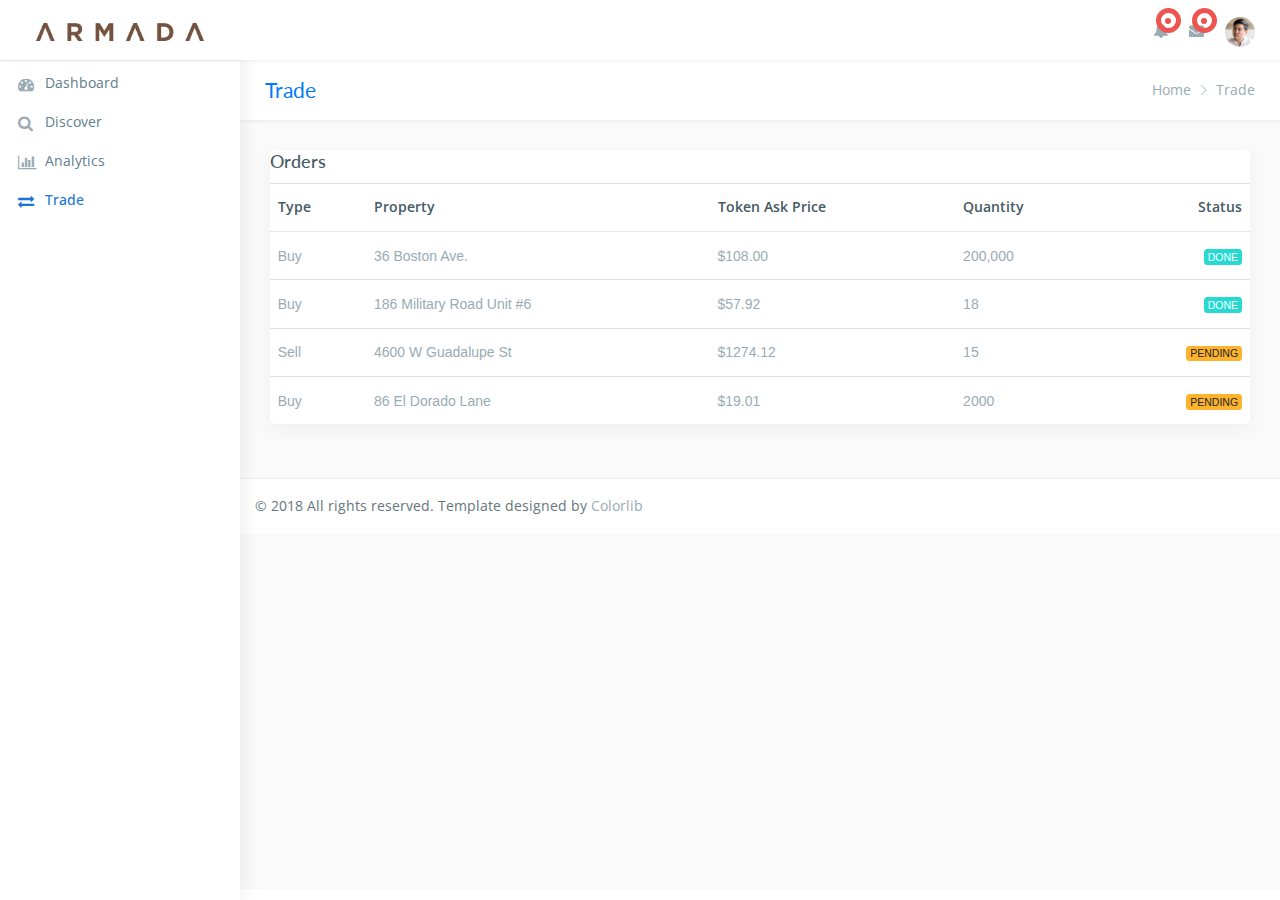
<file: trade.html>
<!DOCTYPE html>
<html lang="en">

<head>
    <meta charset="utf-8">
    <meta http-equiv="X-UA-Compatible" content="IE=edge">
    <!-- Tell the browser to be responsive to screen width -->
    <meta name="viewport" content="width=device-width, initial-scale=1">
    <meta name="description" content="">
    <meta name="author" content="">
    <!-- Favicon icon -->
    <link rel="icon" type="image/png" sizes="16x16" href="images/logo.png">
    <title>Armada | Trade</title>
    <!-- Bootstrap Core CSS -->
    <link href="css/lib/bootstrap/bootstrap.min.css" rel="stylesheet">
    <!-- Custom CSS -->

    <link href="css/lib/calendar2/semantic.ui.min.css" rel="stylesheet">
    <link href="css/lib/calendar2/pignose.calendar.min.css" rel="stylesheet">
    <link href="css/lib/owl.carousel.min.css" rel="stylesheet" />
    <link href="css/lib/owl.theme.default.min.css" rel="stylesheet" />
    <link href="css/helper.css" rel="stylesheet">
    <link href="css/style.css" rel="stylesheet">
    <!-- HTML5 Shim and Respond.js IE8 support of HTML5 elements and media queries -->
    <!-- WARNING: Respond.js doesn't work if you view the page via file:** -->
    <!--[if lt IE 9]>
    <script src="https:**oss.maxcdn.com/libs/html5shiv/3.7.0/html5shiv.js"></script>
    <script src="https:**oss.maxcdn.com/libs/respond.js/1.4.2/respond.min.js"></script>
<![endif]-->
</head>

<body class="fix-header fix-sidebar">
    <!-- Preloader - style you can find in spinners.css -->
    <div class="preloader">
        <svg class="circular" viewBox="25 25 50 50">
			<circle class="path" cx="50" cy="50" r="20" fill="none" stroke-width="2" stroke-miterlimit="10" /> </svg>
    </div>
    <!-- Main wrapper  -->
    <div id="main-wrapper">
        <!-- header header  -->
        <div class="header">
            <nav class="navbar top-navbar navbar-expand-md navbar-light">
                <!-- Logo -->
                <div class="navbar-header">
                    <a class="navbar-brand" href="index.html">
                        <!-- Logo icon -->
                        <b><img src="images/logo-text.png" class="header-logo" /></b>
                        <!--End Logo icon -->
                        <!-- Logo text -->

                    </a>
                </div>
                <!-- End Logo -->
                <div class="navbar-collapse">
                    <!-- toggle and nav items -->
                    <ul class="navbar-nav mr-auto mt-md-0">
                    </ul>
                    <!-- User profile and search -->
                    <ul class="navbar-nav my-lg-0">


                        <!-- Comment -->
                        <li class="nav-item dropdown">
                            <a class="nav-link dropdown-toggle text-muted text-muted  " href="#" data-toggle="dropdown" aria-haspopup="true" aria-expanded="false"> <i class="fa fa-bell"></i>
								<div class="notify"> <span class="heartbit"></span> <span class="point"></span> </div>
							</a>
                            <div class="dropdown-menu dropdown-menu-right mailbox animated zoomIn">
                                <ul>
                                    <li>
                                        <div class="drop-title">Notifications</div>
                                    </li>
                                    <li>
                                        <div class="message-center">
                                            <!-- Message -->
                                            <a href="#">
                                                <div class="btn btn-success btn-circle m-r-10"><i class="fa fa-calendar"></i></div>
                                                <div class="mail-contnet">
                                                    <h5>Voting Reminder</h5> <span class="mail-desc">4600 W Guadalupe St sale of property vote ends today!</span> <span class="time">9:30 AM</span>
                                                </div>
                                            </a>
                                            <!-- Message -->
                                            <a href="#">
                                                <div class="btn btn-success btn-circle m-r-10"><i class="ti-calendar"></i></div>
                                                <div class="mail-contnet">
                                                    <h5>Voting Reminder</h5> <span class="mail-desc">36 Boston Ave. sale of property vote ends today!</span> <span class="time">9:10 AM</span>
                                                </div>
                                            </a>
                                            <!-- Message -->
                                            <a href="#">
                                                <div class="btn btn-primary btn-circle m-r-10"><i class="ti-user"></i></div>
                                                <div class="mail-contnet">
                                                    <h5>Change of Management</h5> <span class="mail-desc">A new property manager has been approved for 9427 Madison St.</span> <span class="time">9:02 AM</span>
                                                </div>
                                            </a>
                                        </div>
                                    </li>
                                    <li>
                                        <a class="nav-link text-center" href="javascript:void(0);"> <strong>Check all notifications</strong> <i class="fa fa-angle-right"></i> </a>
                                    </li>
                                </ul>
                            </div>
                        </li>
                        <!-- End Comment -->
                        <!-- Messages -->
                        <li class="nav-item dropdown">
                            <a class="nav-link dropdown-toggle text-muted  " href="#" id="2" data-toggle="dropdown" aria-haspopup="true" aria-expanded="false"> <i class="fa fa-envelope"></i>
								<div class="notify"> <span class="heartbit"></span> <span class="point"></span> </div>
							</a>
                            <div class="dropdown-menu dropdown-menu-right mailbox animated zoomIn" aria-labelledby="2">
                                <ul>
                                    <li>
                                        <div class="drop-title">You have 4 new messages</div>
                                    </li>
                                    <li>
                                        <div class="message-center">
                                            <!-- Message -->
                                            <a href="#">
                                                <div class="user-img"> <img src="images/users/5.jpg" alt="user" class="img-circle"> <span class="profile-status online pull-right"></span> </div>
                                                <div class="mail-contnet">
                                                    <h5>Michael Qin</h5> <span class="mail-desc">Call me!</span> <span class="time">9:30 AM</span>
                                                </div>
                                            </a>
                                            <!-- Message -->
                                            <a href="#">
                                                <div class="user-img"> <img src="images/users/2.jpg" alt="user" class="img-circle"> <span class="profile-status busy pull-right"></span> </div>
                                                <div class="mail-contnet">
                                                    <h5>John Oligcowzki</h5> <span class="mail-desc">Hey, just wanted to re...</span> <span class="time">9:10 AM</span>
                                                </div>
                                            </a>
                                            <!-- Message -->
                                            <a href="#">
                                                <div class="user-img"> <img src="images/users/3.jpg" alt="user" class="img-circle"> <span class="profile-status away pull-right"></span> </div>
                                                <div class="mail-contnet">
                                                    <h5>Ryan Matherson</h5> <span class="mail-desc">Have you heard from 36 ...</span> <span class="time">9:08 PM</span>
                                                </div>
                                            </a>
                                            <!-- Message -->
                                            <a href="#">
                                                <div class="user-img"> <img src="images/users/4.jpg" alt="user" class="img-circle"> <span class="profile-status offline pull-right"></span> </div>
                                                <div class="mail-contnet">
                                                    <h5>Michael Qin</h5> <span class="mail-desc">Call me!</span> <span class="time">1:25 PM</span>
                                                </div>
                                            </a>
                                        </div>
                                    </li>
                                    <li>
                                        <a class="nav-link text-center" href="javascript:void(0);"> <strong>See all Notifications</strong> <i class="fa fa-angle-right"></i> </a>
                                    </li>
                                </ul>
                            </div>
                        </li>
                        <!-- End Messages -->
                        <!-- Profile -->
                        <li class="nav-item dropdown">
                            <a class="nav-link dropdown-toggle text-muted  " href="#" data-toggle="dropdown" aria-haspopup="true" aria-expanded="false"><img src="images/users/avatar-7.jpg" alt="user" class="profile-pic" /></a>
                            <div class="dropdown-menu dropdown-menu-right animated zoomIn">
                                <ul class="dropdown-user">
                                    <li><a href="#"><i class="ti-user"></i> Profile</a></li>
                                    <li><a href="#"><i class="ti-wallet"></i> Balance</a></li>
                                    <li><a href="#"><i class="ti-email"></i> Inbox</a></li>
                                    <li><a href="#"><i class="ti-settings"></i> Setting</a></li>
                                    <li><a href="#"><i class="fa fa-power-off"></i> Logout</a></li>
                                </ul>
                            </div>
                        </li>
                    </ul>
                </div>
            </nav>
        </div>
        <!-- End header header -->
        <!-- Left Sidebar  -->
        <div class="left-sidebar">
            <!-- Sidebar scroll-->
            <div class="scroll-sidebar">
                <!-- Sidebar navigation-->
                <nav class="sidebar-nav">
                    <ul id="sidebarnav">
                        <li class="nav-devider"></li>
                        <li> <a href="index.html" aria-expanded="false"><i class="fa fa-tachometer"></i><span class="hide-menu">Dashboard</span></a></li>
                        <li> <a href="discover.html" aria-expanded="false"><i class="fa fa-search"></i><span class="hide-menu">Discover</span></a></li>
                        <li> <a href="analytics.html" aria-expanded="false"><i class="fa fa-bar-chart"></i><span class="hide-menu">Analytics</span></a></li>
                        <li> <a href="trade.html" aria-expanded="false"><i class="fa fa-exchange"></i><span class="hide-menu">Trade</span></a></li>
                    </ul>
                </nav>
                <!-- End Sidebar navigation -->
            </div>
            <!-- End Sidebar scroll-->
        </div>
        <!-- End Left Sidebar  -->
        <!-- Page wrapper  -->
        <div class="page-wrapper">
            <!-- Bread crumb -->
            <div class="row page-titles">
                <div class="col-md-5 align-self-center">
                    <h3 class="text-primary">Trade</h3> </div>
                <div class="col-md-7 align-self-center">
                    <ol class="breadcrumb">
                        <li class="breadcrumb-item"><a href="javascript:void(0)">Home</a></li>
                        <li class="breadcrumb-item active">Trade</li>
                    </ol>
                </div>
            </div>
            <!-- End Bread crumb -->
            <!-- Container fluid  -->
            <div class="container-fluid">
                <!-- Start Page Content -->
                <div class="col-xs-12">
                        <div class="card">
                            <div class="card-title">
                                <h4>Orders</h4>
                            </div>
                            <div class="card-body">
                                <div class="table-responsive">
                                    <table class="table">
                                        <thead>
                                            <tr>
                                                <th>Type</th>
                                                <th>Property</th>
                                                <th>Token Ask Price</th>
                                                <th>Quantity</th>
                                                <th>Status</th>
                                            </tr>
                                        </thead>
                                        <tbody>

                                            <tr>
                                                <td>Buy</td>
                                                <td>36 Boston Ave.</td>
                                                <td><span>$108.00</span></td>
                                                <td><span>200,000</span></td>
                                                <td><span class="badge badge-success">Done</span></td>
                                            </tr>
                                            <tr>
                                                <td>Buy</td>
                                                <td>186 Military Road Unit #6</td>
                                                <td><span>$57.92</span></td>
                                                <td><span>18</span></td>
                                                <td><span class="badge badge-success">Done</span></td>
                                            </tr>
                                            <tr>
                                                <td>Sell</td>
                                                <td>4600 W Guadalupe St</td>
                                                <td><span>$1274.12</span></td>
                                                <td><span>15</span></td>
                                                <td><span class="badge badge-warning">Pending</span></td>
                                            </tr>
                                            <tr>
                                                <td>Buy</td>
                                                <td>86 El Dorado Lane </td>
                                                <td><span>$19.01</span></td>
                                                <td><span>2000</span></td>
                                                <td><span class="badge badge-warning">Pending</span></td>
                                            </tr>
                                        </tbody>
                                    </table>
                                </div>
                            </div>
                        </div>
                    </div>
                <!-- End PAge Content -->
            </div>
            <!-- End Container fluid  -->
            <!-- footer -->
            <footer class="footer"> © 2018 All rights reserved. Template designed by <a href="https://colorlib.com">Colorlib</a></footer>
            <!-- End footer -->
        </div>
        <!-- End Page wrapper  -->
    </div>
    <!-- End Wrapper -->
    <!-- All Jquery -->
    <script src="js/lib/jquery/jquery.min.js"></script>
    <!-- Bootstrap tether Core JavaScript -->
    <script src="js/lib/bootstrap/js/popper.min.js"></script>
    <script src="js/lib/bootstrap/js/bootstrap.min.js"></script>
    <!-- slimscrollbar scrollbar JavaScript -->
    <script src="js/jquery.slimscroll.js"></script>
    <!--Menu sidebar -->
    <script src="js/sidebarmenu.js"></script>
    <!--stickey kit -->
    <script src="js/lib/sticky-kit-master/dist/sticky-kit.min.js"></script>
    <!--Custom JavaScript -->


    <!-- Amchart -->
     <script src="js/lib/morris-chart/raphael-min.js"></script>
    <script src="js/lib/morris-chart/morris.js"></script>
    <script src="js/lib/morris-chart/dashboard1-init.js"></script>


	<script src="js/lib/calendar-2/moment.latest.min.js"></script>
    <!-- scripit init-->
    <script src="js/lib/calendar-2/semantic.ui.min.js"></script>
    <!-- scripit init-->
    <script src="js/lib/calendar-2/prism.min.js"></script>
    <!-- scripit init-->
    <script src="js/lib/calendar-2/pignose.calendar.min.js"></script>
    <!-- scripit init-->
    <script src="js/lib/calendar-2/pignose.init.js"></script>

    <script src="js/lib/owl-carousel/owl.carousel.min.js"></script>
    <script src="js/lib/owl-carousel/owl.carousel-init.js"></script>
    <script src="js/scripts.js"></script>
    <!-- scripit init-->

    <script src="js/custom.min.js"></script>

</body>

</html>
</file>
<file: css/helper.css>
/*  font  */

/*  font size */

.f-s-1 {font-size: 1px!important;}
.f-s-2 {font-size: 2px!important;}
.f-s-3 {font-size: 3px!important;}
.f-s-4 {font-size: 4px!important;}
.f-s-5 {font-size: 5px!important;}
.f-s-6 {font-size: 6px!important;}
.f-s-7 {font-size: 7px!important;}
.f-s-8 {font-size: 8px!important;}
.f-s-9 {font-size: 9px!important;}
.f-s-10 {font-size: 10px!important;}
.f-s-11 {font-size: 11px!important;}
.f-s-12 {font-size: 12px!important;}
.f-s-13 {font-size: 13px!important;}
.f-s-14 {font-size: 14px!important;}
.f-s-15 {font-size: 15px!important;}
.f-s-16 {font-size: 16px!important;}
.f-s-17 {font-size: 17px!important;}
.f-s-18 {font-size: 18px!important;}
.f-s-19 {font-size: 19px!important;}
.f-s-20 {font-size: 20px!important;}
.f-s-21 {font-size: 21px!important;}
.f-s-22 {font-size: 22px!important;}
.f-s-23 {font-size: 23px!important;}
.f-s-24 {font-size: 24px!important;}
.f-s-25 {font-size: 25px!important;}
.f-s-26 {font-size: 26px!important;}
.f-s-27 {font-size: 27px!important;}
.f-s-28 {font-size: 28px!important;}
.f-s-29 {font-size: 29px!important;}
.f-s-30 {font-size: 30px!important;}
.f-s-31 {font-size: 31px!important;}
.f-s-32 {font-size: 32px!important;}
.f-s-33 {font-size: 33px!important;}
.f-s-34 {font-size: 34px!important;}
.f-s-35 {font-size: 35px!important;}
.f-s-36 {font-size: 36px!important;}
.f-s-37 {font-size: 37px!important;}
.f-s-38 {font-size: 38px!important;}
.f-s-39 {font-size: 39px!important;}
.f-s-40 {font-size: 40px!important;}
.f-s-41 {font-size: 41px!important;}
.f-s-42 {font-size: 42px!important;}
.f-s-43 {font-size: 43px!important;}
.f-s-44 {font-size: 44px!important;}
.f-s-45 {font-size: 45px!important;}
.f-s-46 {font-size: 46px!important;}
.f-s-47 {font-size: 47px!important;}
.f-s-48 {font-size: 48px!important;}
.f-s-49 {font-size: 49px!important;}
.f-s-50 {font-size: 50px!important;}
.f-s-51 {font-size: 51px!important;}
.f-s-52 {font-size: 52px!important;}
.f-s-53 {font-size: 53px!important;}
.f-s-54 {font-size: 54px!important;}
.f-s-55 {font-size: 55px!important;}
.f-s-56 {font-size: 56px!important;}
.f-s-57 {font-size: 57px!important;}
.f-s-58 {font-size: 58px!important;}
.f-s-59 {font-size: 59px!important;}
.f-s-60 {font-size: 60px!important;}
.f-s-61 {font-size: 61px!important;}
.f-s-62 {font-size: 62px!important;}
.f-s-63 {font-size: 63px!important;}
.f-s-64 {font-size: 64px!important;}
.f-s-65 {font-size: 65px!important;}
.f-s-66 {font-size: 66px!important;}
.f-s-67 {font-size: 67px!important;}
.f-s-68 {font-size: 68px!important;}
.f-s-69 {font-size: 69px!important;}
.f-s-70 {font-size: 70px!important;}
.f-s-71 {font-size: 71px!important;}
.f-s-72 {font-size: 72px!important;}
.f-s-73 {font-size: 73px!important;}
.f-s-74 {font-size: 74px!important;}
.f-s-75 {font-size: 75px!important;}
.f-s-76 {font-size: 76px!important;}
.f-s-77 {font-size: 77px!important;}
.f-s-78 {font-size: 78px!important;}
.f-s-79 {font-size: 79px!important;}
.f-s-80 {font-size: 80px!important;}
.f-s-81 {font-size: 81px!important;}
.f-s-82 {font-size: 82px!important;}
.f-s-83 {font-size: 83px!important;}
.f-s-84 {font-size: 84px!important;}
.f-s-85 {font-size: 85px!important;}
.f-s-86 {font-size: 86px!important;}
.f-s-87 {font-size: 87px!important;}
.f-s-88 {font-size: 88px!important;}
.f-s-89 {font-size: 89px!important;}
.f-s-90 {font-size: 90px!important;}
.f-s-91 {font-size: 91px!important;}
.f-s-92 {font-size: 92px!important;}
.f-s-93 {font-size: 93px!important;}
.f-s-94 {font-size: 94px!important;}
.f-s-95 {font-size: 95px!important;}
.f-s-96 {font-size: 96px!important;}
.f-s-97 {font-size: 97px!important;}
.f-s-98 {font-size: 98px!important;}
.f-s-99 {font-size: 99px!important;}
.f-s-100 {font-size: 100px!important;}

/*   font weight */

.f-w-100 {font-weight: 100}
.f-w-200 {font-weight: 200}
.f-w-300 {font-weight: 300}
.f-w-400 {font-weight: 400}
.f-w-500 {font-weight: 500}
.f-w-600 {font-weight: 600}
.f-w-700 {font-weight: 700}
.f-w-800 {font-weight: 800}
.f-w-900 {font-weight: 900}


/*   margin  */

.m-0 {margin: 0px!important;}

/*   margin top  */

.m-t-0 {margin-top: 0px!important;}
.m-t-1 {margin-top: 1px!important;}
.m-t-2 {margin-top: 2px!important;}
.m-t-3 {margin-top: 3px!important;}
.m-t-4 {margin-top: 4px!important;}
.m-t-5 {margin-top: 5px!important;}
.m-t-6 {margin-top: 6px!important;}
.m-t-7 {margin-top: 7px!important;}
.m-t-8 {margin-top: 8px!important;}
.m-t-9 {margin-top: 9px!important;}
.m-t-10 {margin-top: 10px!important;}
.m-t-11 {margin-top: 11px!important;}
.m-t-12 {margin-top: 12px!important;}
.m-t-13 {margin-top: 13px!important;}
.m-t-14 {margin-top: 14px!important;}
.m-t-15 {margin-top: 15px!important;}
.m-t-16 {margin-top: 16px!important;}
.m-t-17 {margin-top: 17px!important;}
.m-t-18 {margin-top: 18px!important;}
.m-t-19 {margin-top: 19px!important;}
.m-t-20 {margin-top: 20px!important;}
.m-t-21 {margin-top: 21px!important;}
.m-t-22 {margin-top: 22px!important;}
.m-t-23 {margin-top: 23px!important;}
.m-t-24 {margin-top: 24px!important;}
.m-t-25 {margin-top: 25px!important;}
.m-t-26 {margin-top: 26px!important;}
.m-t-27 {margin-top: 27px!important;}
.m-t-28 {margin-top: 28px!important;}
.m-t-29 {margin-top: 29px!important;}
.m-t-30 {margin-top: 30px!important;}
.m-t-31 {margin-top: 31px!important;}
.m-t-32 {margin-top: 32px!important;}
.m-t-33 {margin-top: 33px!important;}
.m-t-34 {margin-top: 34px!important;}
.m-t-35 {margin-top: 35px!important;}
.m-t-36 {margin-top: 36px!important;}
.m-t-37 {margin-top: 37px!important;}
.m-t-38 {margin-top: 38px!important;}
.m-t-39 {margin-top: 39px!important;}
.m-t-40 {margin-top: 40px!important;}
.m-t-41 {margin-top: 41px!important;}
.m-t-42 {margin-top: 42px!important;}
.m-t-43 {margin-top: 43px!important;}
.m-t-44 {margin-top: 44px!important;}
.m-t-45 {margin-top: 45px!important;}
.m-t-46 {margin-top: 46px!important;}
.m-t-47 {margin-top: 47px!important;}
.m-t-48 {margin-top: 48px!important;}
.m-t-49 {margin-top: 49px!important;}
.m-t-50 {margin-top: 50px!important;}
.m-t-51 {margin-top: 51px!important;}
.m-t-52 {margin-top: 52px!important;}
.m-t-53 {margin-top: 53px!important;}
.m-t-54 {margin-top: 54px!important;}
.m-t-55 {margin-top: 55px!important;}
.m-t-56 {margin-top: 56px!important;}
.m-t-57 {margin-top: 57px!important;}
.m-t-58 {margin-top: 58px!important;}
.m-t-59 {margin-top: 59px!important;}
.m-t-60 {margin-top: 60px!important;}
.m-t-61 {margin-top: 61px!important;}
.m-t-62 {margin-top: 62px!important;}
.m-t-63 {margin-top: 63px!important;}
.m-t-64 {margin-top: 64px!important;}
.m-t-65 {margin-top: 65px!important;}
.m-t-66 {margin-top: 66px!important;}
.m-t-67 {margin-top: 67px!important;}
.m-t-68 {margin-top: 68px!important;}
.m-t-69 {margin-top: 69px!important;}
.m-t-70 {margin-top: 70px!important;}
.m-t-71 {margin-top: 71px!important;}
.m-t-72 {margin-top: 72px!important;}
.m-t-73 {margin-top: 73px!important;}
.m-t-74 {margin-top: 74px!important;}
.m-t-75 {margin-top: 75px!important;}
.m-t-76 {margin-top: 76px!important;}
.m-t-77 {margin-top: 77px!important;}
.m-t-78 {margin-top: 78px!important;}
.m-t-79 {margin-top: 79px!important;}
.m-t-80 {margin-top: 80px!important;}
.m-t-81 {margin-top: 81px!important;}
.m-t-82 {margin-top: 82px!important;}
.m-t-83 {margin-top: 83px!important;}
.m-t-84 {margin-top: 84px!important;}
.m-t-85 {margin-top: 85px!important;}
.m-t-86 {margin-top: 86px!important;}
.m-t-87 {margin-top: 87px!important;}
.m-t-88 {margin-top: 88px!important;}
.m-t-89 {margin-top: 89px!important;}
.m-t-90 {margin-top: 90px!important;}
.m-t-91 {margin-top: 91px!important;}
.m-t-92 {margin-top: 92px!important;}
.m-t-93 {margin-top: 93px!important;}
.m-t-94 {margin-top: 94px!important;}
.m-t-95 {margin-top: 95px!important;}
.m-t-96 {margin-top: 96px!important;}
.m-t-97 {margin-top: 97px!important;}
.m-t-98 {margin-top: 98px!important;}
.m-t-99 {margin-top: 99px!important;}
.m-t-100 {margin-top: 100px!important;}
.m-t-101 {margin-top: 101px!important;}
.m-t-102 {margin-top: 102px!important;}
.m-t-103 {margin-top: 103px!important;}
.m-t-104 {margin-top: 104px!important;}
.m-t-105 {margin-top: 105px!important;}
.m-t-106 {margin-top: 106px!important;}
.m-t-107 {margin-top: 107px!important;}
.m-t-108 {margin-top: 108px!important;}
.m-t-109 {margin-top: 109px!important;}
.m-t-110 {margin-top: 110px!important;}
.m-t-111 {margin-top: 111px!important;}
.m-t-112 {margin-top: 112px!important;}
.m-t-113 {margin-top: 113px!important;}
.m-t-114 {margin-top: 114px!important;}
.m-t-115 {margin-top: 115px!important;}
.m-t-116 {margin-top: 116px!important;}
.m-t-117 {margin-top: 117px!important;}
.m-t-118 {margin-top: 118px!important;}
.m-t-119 {margin-top: 119px!important;}
.m-t-120 {margin-top: 120px!important;}
.m-t-121 {margin-top: 121px!important;}
.m-t-122 {margin-top: 122px!important;}
.m-t-123 {margin-top: 123px!important;}
.m-t-124 {margin-top: 124px!important;}
.m-t-125 {margin-top: 125px!important;}
.m-t-126 {margin-top: 126px!important;}
.m-t-127 {margin-top: 127px!important;}
.m-t-128 {margin-top: 128px!important;}
.m-t-129 {margin-top: 129px!important;}
.m-t-130 {margin-top: 130px!important;}
.m-t-131 {margin-top: 131px!important;}
.m-t-132 {margin-top: 132px!important;}
.m-t-133 {margin-top: 133px!important;}
.m-t-134 {margin-top: 134px!important;}
.m-t-135 {margin-top: 135px!important;}
.m-t-136 {margin-top: 136px!important;}
.m-t-137 {margin-top: 137px!important;}
.m-t-138 {margin-top: 138px!important;}
.m-t-139 {margin-top: 139px!important;}
.m-t-140 {margin-top: 140px!important;}
.m-t-141 {margin-top: 141px!important;}
.m-t-142 {margin-top: 142px!important;}
.m-t-143 {margin-top: 143px!important;}
.m-t-144 {margin-top: 144px!important;}
.m-t-145 {margin-top: 145px!important;}
.m-t-146 {margin-top: 146px!important;}
.m-t-147 {margin-top: 147px!important;}
.m-t-148 {margin-top: 148px!important;}
.m-t-149 {margin-top: 149px!important;}
.m-t-150 {margin-top: 150px!important;}


/*   margin right  */

.m-r-0 {margin-right: 0px!important;}
.m-r-1 {margin-right: 1px!important;}
.m-r-2 {margin-right: 2px!important;}
.m-r-3 {margin-right: 3px!important;}
.m-r-4 {margin-right: 4px!important;}
.m-r-5 {margin-right: 5px!important;}
.m-r-6 {margin-right: 6px!important;}
.m-r-7 {margin-right: 7px!important;}
.m-r-8 {margin-right: 8px!important;}
.m-r-9 {margin-right: 9px!important;}
.m-r-10 {margin-right: 10px!important;}
.m-r-11 {margin-right: 11px!important;}
.m-r-12 {margin-right: 12px!important;}
.m-r-13 {margin-right: 13px!important;}
.m-r-14 {margin-right: 14px!important;}
.m-r-15 {margin-right: 15px!important;}
.m-r-16 {margin-right: 16px!important;}
.m-r-17 {margin-right: 17px!important;}
.m-r-18 {margin-right: 18px!important;}
.m-r-19 {margin-right: 19px!important;}
.m-r-20 {margin-right: 20px!important;}
.m-r-21 {margin-right: 21px!important;}
.m-r-22 {margin-right: 22px!important;}
.m-r-23 {margin-right: 23px!important;}
.m-r-24 {margin-right: 24px!important;}
.m-r-25 {margin-right: 25px!important;}
.m-r-26 {margin-right: 26px!important;}
.m-r-27 {margin-right: 27px!important;}
.m-r-28 {margin-right: 28px!important;}
.m-r-29 {margin-right: 29px!important;}
.m-r-30 {margin-right: 30px!important;}
.m-r-31 {margin-right: 31px!important;}
.m-r-32 {margin-right: 32px!important;}
.m-r-33 {margin-right: 33px!important;}
.m-r-34 {margin-right: 34px!important;}
.m-r-35 {margin-right: 35px!important;}
.m-r-36 {margin-right: 36px!important;}
.m-r-37 {margin-right: 37px!important;}
.m-r-38 {margin-right: 38px!important;}
.m-r-39 {margin-right: 39px!important;}
.m-r-40 {margin-right: 40px!important;}
.m-r-41 {margin-right: 4px!important;}
.m-r-42 {margin-right: 42px!important;}
.m-r-43 {margin-right: 43px!important;}
.m-r-44 {margin-right: 44px!important;}
.m-r-45 {margin-right: 45px!important;}
.m-r-46 {margin-right: 46px!important;}
.m-r-47 {margin-right: 47px!important;}
.m-r-48 {margin-right: 48px!important;}
.m-r-49 {margin-right: 49px!important;}
.m-r-50 {margin-right: 50px!important;}
.m-r-51 {margin-right: 51px!important;}
.m-r-52 {margin-right: 52px!important;}
.m-r-53 {margin-right: 53px!important;}
.m-r-54 {margin-right: 54px!important;}
.m-r-55 {margin-right: 55px!important;}
.m-r-56 {margin-right: 56px!important;}
.m-r-57 {margin-right: 57px!important;}
.m-r-58 {margin-right: 58px!important;}
.m-r-59 {margin-right: 59px!important;}
.m-r-60 {margin-right: 60px!important;}
.m-r-61 {margin-right: 61px!important;}
.m-r-62 {margin-right: 62px!important;}
.m-r-63 {margin-right: 63px!important;}
.m-r-64 {margin-right: 64px!important;}
.m-r-65 {margin-right: 65px!important;}
.m-r-66 {margin-right: 66px!important;}
.m-r-67 {margin-right: 67px!important;}
.m-r-68 {margin-right: 68px!important;}
.m-r-69 {margin-right: 69px!important;}
.m-r-70 {margin-right: 70px!important;}
.m-r-71 {margin-right: 71px!important;}
.m-r-72 {margin-right: 72px!important;}
.m-r-73 {margin-right: 73px!important;}
.m-r-74 {margin-right: 74px!important;}
.m-r-75 {margin-right: 75px!important;}
.m-r-76 {margin-right: 76px!important;}
.m-r-77 {margin-right: 77px!important;}
.m-r-78 {margin-right: 78px!important;}
.m-r-79 {margin-right: 79px!important;}
.m-r-80 {margin-right: 80px!important;}
.m-r-81 {margin-right: 81px!important;}
.m-r-82 {margin-right: 82px!important;}
.m-r-83 {margin-right: 83px!important;}
.m-r-84 {margin-right: 84px!important;}
.m-r-85 {margin-right: 85px!important;}
.m-r-86 {margin-right: 86px!important;}
.m-r-87 {margin-right: 87px!important;}
.m-r-88 {margin-right: 88px!important;}
.m-r-89 {margin-right: 89px!important;}
.m-r-90 {margin-right: 90px!important;}
.m-r-91 {margin-right: 91px!important;}
.m-r-92 {margin-right: 92px!important;}
.m-r-93 {margin-right: 93px!important;}
.m-r-94 {margin-right: 94px!important;}
.m-r-95 {margin-right: 95px!important;}
.m-r-96 {margin-right: 96px!important;}
.m-r-97 {margin-right: 97px!important;}
.m-r-98 {margin-right: 98px!important;}
.m-r-99 {margin-right: 99px!important;}
.m-r-100 {margin-right: 100px!important;}
.m-r-101 {margin-right: 101px!important;}
.m-r-102 {margin-right: 102px!important;}
.m-r-103 {margin-right: 103px!important;}
.m-r-104 {margin-right: 104px!important;}
.m-r-105 {margin-right: 105px!important;}
.m-r-106 {margin-right: 106px!important;}
.m-r-107 {margin-right: 107px!important;}
.m-r-108 {margin-right: 108px!important;}
.m-r-109 {margin-right: 109px!important;}
.m-r-110 {margin-right: 110px!important;}
.m-r-111 {margin-right: 111px!important;}
.m-r-112 {margin-right: 112px!important;}
.m-r-113 {margin-right: 113px!important;}
.m-r-114 {margin-right: 114px!important;}
.m-r-115 {margin-right: 115px!important;}
.m-r-116 {margin-right: 116px!important;}
.m-r-117 {margin-right: 117px!important;}
.m-r-118 {margin-right: 118px!important;}
.m-r-119 {margin-right: 119px!important;}
.m-r-120 {margin-right: 120px!important;}
.m-r-121 {margin-right: 121px!important;}
.m-r-122 {margin-right: 122px!important;}
.m-r-123 {margin-right: 123px!important;}
.m-r-124 {margin-right: 124px!important;}
.m-r-125 {margin-right: 125px!important;}
.m-r-126 {margin-right: 126px!important;}
.m-r-127 {margin-right: 127px!important;}
.m-r-128 {margin-right: 128px!important;}
.m-r-129 {margin-right: 129px!important;}
.m-r-130 {margin-right: 130px!important;}
.m-r-131 {margin-right: 131px!important;}
.m-r-132 {margin-right: 132px!important;}
.m-r-133 {margin-right: 133px!important;}
.m-r-134 {margin-right: 134px!important;}
.m-r-135 {margin-right: 135px!important;}
.m-r-136 {margin-right: 136px!important;}
.m-r-137 {margin-right: 137px!important;}
.m-r-138 {margin-right: 138px!important;}
.m-r-139 {margin-right: 139px!important;}
.m-r-140 {margin-right: 140px!important;}
.m-r-141 {margin-right: 141px!important;}
.m-r-142 {margin-right: 142px!important;}
.m-r-143 {margin-right: 143px!important;}
.m-r-144 {margin-right: 144px!important;}
.m-r-145 {margin-right: 145px!important;}
.m-r-146 {margin-right: 146px!important;}
.m-r-147 {margin-right: 147px!important;}
.m-r-148 {margin-right: 148px!important;}
.m-r-149 {margin-right: 149px!important;}
.m-r-150 {margin-right: 150px!important;}


/*   margin bottom  */

.m-b-0 {margin-bottom: 0px!important;}
.m-b-1 {margin-bottom: 1px!important;}
.m-b-2 {margin-bottom: 2px!important;}
.m-b-3 {margin-bottom: 3px!important;}
.m-b-4 {margin-bottom: 4px!important;}
.m-b-5 {margin-bottom: 5px!important;}
.m-b-6 {margin-bottom: 6px!important;}
.m-b-7 {margin-bottom: 7px!important;}
.m-b-8 {margin-bottom: 8px!important;}
.m-b-9 {margin-bottom: 9px!important;}
.m-b-10 {margin-bottom: 10px!important;}
.m-b-11 {margin-bottom: 11px!important;}
.m-b-12 {margin-bottom: 12px!important;}
.m-b-13 {margin-bottom: 13px!important;}
.m-b-14 {margin-bottom: 14px!important;}
.m-b-15 {margin-bottom: 15px!important;}
.m-b-16 {margin-bottom: 16px!important;}
.m-b-17 {margin-bottom: 17px!important;}
.m-b-18 {margin-bottom: 18px!important;}
.m-b-19 {margin-bottom: 19px!important;}
.m-b-20 {margin-bottom: 20px!important;}
.m-b-21 {margin-bottom: 21px!important;}
.m-b-22 {margin-bottom: 22px!important;}
.m-b-23 {margin-bottom: 23px!important;}
.m-b-24 {margin-bottom: 24px!important;}
.m-b-25 {margin-bottom: 25px!important;}
.m-b-26 {margin-bottom: 26px!important;}
.m-b-27 {margin-bottom: 27px!important;}
.m-b-28 {margin-bottom: 28px!important;}
.m-b-29 {margin-bottom: 29px!important;}
.m-b-30 {margin-bottom: 30px!important;}
.m-b-31 {margin-bottom: 31px!important;}
.m-b-32 {margin-bottom: 32px!important;}
.m-b-33 {margin-bottom: 33px!important;}
.m-b-34 {margin-bottom: 34px!important;}
.m-b-35 {margin-bottom: 35px!important;}
.m-b-36 {margin-bottom: 36px!important;}
.m-b-37 {margin-bottom: 37px!important;}
.m-b-38 {margin-bottom: 38px!important;}
.m-b-39 {margin-bottom: 39px!important;}
.m-b-40 {margin-bottom: 40px!important;}
.m-b-41 {margin-bottom: 4px!important;}
.m-b-42 {margin-bottom: 42px!important;}
.m-b-43 {margin-bottom: 43px!important;}
.m-b-44 {margin-bottom: 44px!important;}
.m-b-45 {margin-bottom: 45px!important;}
.m-b-46 {margin-bottom: 46px!important;}
.m-b-47 {margin-bottom: 47px!important;}
.m-b-48 {margin-bottom: 48px!important;}
.m-b-49 {margin-bottom: 49px!important;}
.m-b-50 {margin-bottom: 50px!important;}
.m-b-51 {margin-bottom: 51px!important;}
.m-b-52 {margin-bottom: 52px!important;}
.m-b-53 {margin-bottom: 53px!important;}
.m-b-54 {margin-bottom: 54px!important;}
.m-b-55 {margin-bottom: 55px!important;}
.m-b-56 {margin-bottom: 56px!important;}
.m-b-57 {margin-bottom: 57px!important;}
.m-b-58 {margin-bottom: 58px!important;}
.m-b-59 {margin-bottom: 59px!important;}
.m-b-60 {margin-bottom: 60px!important;}
.m-b-61 {margin-bottom: 61px!important;}
.m-b-62 {margin-bottom: 62px!important;}
.m-b-63 {margin-bottom: 63px!important;}
.m-b-64 {margin-bottom: 64px!important;}
.m-b-65 {margin-bottom: 65px!important;}
.m-b-66 {margin-bottom: 66px!important;}
.m-b-67 {margin-bottom: 67px!important;}
.m-b-68 {margin-bottom: 68px!important;}
.m-b-69 {margin-bottom: 69px!important;}
.m-b-70 {margin-bottom: 70px!important;}
.m-b-71 {margin-bottom: 71px!important;}
.m-b-72 {margin-bottom: 72px!important;}
.m-b-73 {margin-bottom: 73px!important;}
.m-b-74 {margin-bottom: 74px!important;}
.m-b-75 {margin-bottom: 75px!important;}
.m-b-76 {margin-bottom: 76px!important;}
.m-b-77 {margin-bottom: 77px!important;}
.m-b-78 {margin-bottom: 78px!important;}
.m-b-79 {margin-bottom: 79px!important;}
.m-b-80 {margin-bottom: 80px!important;}
.m-b-81 {margin-bottom: 81px!important;}
.m-b-82 {margin-bottom: 82px!important;}
.m-b-83 {margin-bottom: 83px!important;}
.m-b-84 {margin-bottom: 84px!important;}
.m-b-85 {margin-bottom: 85px!important;}
.m-b-86 {margin-bottom: 86px!important;}
.m-b-87 {margin-bottom: 87px!important;}
.m-b-88 {margin-bottom: 88px!important;}
.m-b-89 {margin-bottom: 89px!important;}
.m-b-90 {margin-bottom: 90px!important;}
.m-b-91 {margin-bottom: 91px!important;}
.m-b-92 {margin-bottom: 92px!important;}
.m-b-93 {margin-bottom: 93px!important;}
.m-b-94 {margin-bottom: 94px!important;}
.m-b-95 {margin-bottom: 95px!important;}
.m-b-96 {margin-bottom: 96px!important;}
.m-b-97 {margin-bottom: 97px!important;}
.m-b-98 {margin-bottom: 98px!important;}
.m-b-99 {margin-bottom: 99px!important;}
.m-b-100 {margin-bottom: 100px!important;}
.m-b-101 {margin-bottom: 101px!important;}
.m-b-102 {margin-bottom: 102px!important;}
.m-b-103 {margin-bottom: 103px!important;}
.m-b-104 {margin-bottom: 104px!important;}
.m-b-105 {margin-bottom: 105px!important;}
.m-b-106 {margin-bottom: 106px!important;}
.m-b-107 {margin-bottom: 107px!important;}
.m-b-108 {margin-bottom: 108px!important;}
.m-b-109 {margin-bottom: 109px!important;}
.m-b-110 {margin-bottom: 110px!important;}
.m-b-111 {margin-bottom: 111px!important;}
.m-b-112 {margin-bottom: 112px!important;}
.m-b-113 {margin-bottom: 113px!important;}
.m-b-114 {margin-bottom: 114px!important;}
.m-b-115 {margin-bottom: 115px!important;}
.m-b-116 {margin-bottom: 116px!important;}
.m-b-117 {margin-bottom: 117px!important;}
.m-b-118 {margin-bottom: 118px!important;}
.m-b-119 {margin-bottom: 119px!important;}
.m-b-120 {margin-bottom: 120px!important;}
.m-b-121 {margin-bottom: 121px!important;}
.m-b-122 {margin-bottom: 122px!important;}
.m-b-123 {margin-bottom: 123px!important;}
.m-b-124 {margin-bottom: 124px!important;}
.m-b-125 {margin-bottom: 125px!important;}
.m-b-126 {margin-bottom: 126px!important;}
.m-b-127 {margin-bottom: 127px!important;}
.m-b-128 {margin-bottom: 128px!important;}
.m-b-129 {margin-bottom: 129px!important;}
.m-b-130 {margin-bottom: 130px!important;}
.m-b-131 {margin-bottom: 131px!important;}
.m-b-132 {margin-bottom: 132px!important;}
.m-b-133 {margin-bottom: 133px!important;}
.m-b-134 {margin-bottom: 134px!important;}
.m-b-135 {margin-bottom: 135px!important;}
.m-b-136 {margin-bottom: 136px!important;}
.m-b-137 {margin-bottom: 137px!important;}
.m-b-138 {margin-bottom: 138px!important;}
.m-b-139 {margin-bottom: 139px!important;}
.m-b-140 {margin-bottom: 140px!important;}
.m-b-141 {margin-bottom: 141px!important;}
.m-b-142 {margin-bottom: 142px!important;}
.m-b-143 {margin-bottom: 143px!important;}
.m-b-144 {margin-bottom: 144px!important;}
.m-b-145 {margin-bottom: 145px!important;}
.m-b-146 {margin-bottom: 146px!important;}
.m-b-147 {margin-bottom: 147px!important;}
.m-b-148 {margin-bottom: 148px!important;}
.m-b-149 {margin-bottom: 149px!important;}
.m-b-150 {margin-bottom: 150px!important;}


/*   margin left  */

.m-l-0 {margin-left: 0px!important;}
.m-l-1 {margin-left: 1px!important;}
.m-l-2 {margin-left: 2px!important;}
.m-l-3 {margin-left: 3px!important;}
.m-l-4 {margin-left: 4px!important;}
.m-l-5 {margin-left: 5px!important;}
.m-l-6 {margin-left: 6px!important;}
.m-l-7 {margin-left: 7px!important;}
.m-l-8 {margin-left: 8px!important;}
.m-l-9 {margin-left: 9px!important;}
.m-l-10 {margin-left: 10px!important;}
.m-l-11 {margin-left: 11px!important;}
.m-l-12 {margin-left: 12px!important;}
.m-l-13 {margin-left: 13px!important;}
.m-l-14 {margin-left: 14px!important;}
.m-l-15 {margin-left: 15px!important;}
.m-l-16 {margin-left: 16px!important;}
.m-l-17 {margin-left: 17px!important;}
.m-l-18 {margin-left: 18px!important;}
.m-l-19 {margin-left: 19px!important;}
.m-l-20 {margin-left: 20px!important;}
.m-l-21 {margin-left: 21px!important;}
.m-l-22 {margin-left: 22px!important;}
.m-l-23 {margin-left: 23px!important;}
.m-l-24 {margin-left: 24px!important;}
.m-l-25 {margin-left: 25px!important;}
.m-l-26 {margin-left: 26px!important;}
.m-l-27 {margin-left: 27px!important;}
.m-l-28 {margin-left: 28px!important;}
.m-l-29 {margin-left: 29px!important;}
.m-l-30 {margin-left: 30px!important;}
.m-l-31 {margin-left: 31px!important;}
.m-l-32 {margin-left: 32px!important;}
.m-l-33 {margin-left: 33px!important;}
.m-l-34 {margin-left: 34px!important;}
.m-l-35 {margin-left: 35px!important;}
.m-l-36 {margin-left: 36px!important;}
.m-l-37 {margin-left: 37px!important;}
.m-l-38 {margin-left: 38px!important;}
.m-l-39 {margin-left: 39px!important;}
.m-l-40 {margin-left: 40px!important;}
.m-l-41 {margin-left: 4px!important;}
.m-l-42 {margin-left: 42px!important;}
.m-l-43 {margin-left: 43px!important;}
.m-l-44 {margin-left: 44px!important;}
.m-l-45 {margin-left: 45px!important;}
.m-l-46 {margin-left: 46px!important;}
.m-l-47 {margin-left: 47px!important;}
.m-l-48 {margin-left: 48px!important;}
.m-l-49 {margin-left: 49px!important;}
.m-l-50 {margin-left: 50px!important;}
.m-l-51 {margin-left: 51px!important;}
.m-l-52 {margin-left: 52px!important;}
.m-l-53 {margin-left: 53px!important;}
.m-l-54 {margin-left: 54px!important;}
.m-l-55 {margin-left: 55px!important;}
.m-l-56 {margin-left: 56px!important;}
.m-l-57 {margin-left: 57px!important;}
.m-l-58 {margin-left: 58px!important;}
.m-l-59 {margin-left: 59px!important;}
.m-l-60 {margin-left: 60px!important;}
.m-l-61 {margin-left: 61px!important;}
.m-l-62 {margin-left: 62px!important;}
.m-l-63 {margin-left: 63px!important;}
.m-l-64 {margin-left: 64px!important;}
.m-l-65 {margin-left: 65px!important;}
.m-l-66 {margin-left: 66px!important;}
.m-l-67 {margin-left: 67px!important;}
.m-l-68 {margin-left: 68px!important;}
.m-l-69 {margin-left: 69px!important;}
.m-l-70 {margin-left: 70px!important;}
.m-l-71 {margin-left: 71px!important;}
.m-l-72 {margin-left: 72px!important;}
.m-l-73 {margin-left: 73px!important;}
.m-l-74 {margin-left: 74px!important;}
.m-l-75 {margin-left: 75px!important;}
.m-l-76 {margin-left: 76px!important;}
.m-l-77 {margin-left: 77px!important;}
.m-l-78 {margin-left: 78px!important;}
.m-l-79 {margin-left: 79px!important;}
.m-l-80 {margin-left: 80px!important;}
.m-l-81 {margin-left: 81px!important;}
.m-l-82 {margin-left: 82px!important;}
.m-l-83 {margin-left: 83px!important;}
.m-l-84 {margin-left: 84px!important;}
.m-l-85 {margin-left: 85px!important;}
.m-l-86 {margin-left: 86px!important;}
.m-l-87 {margin-left: 87px!important;}
.m-l-88 {margin-left: 88px!important;}
.m-l-89 {margin-left: 89px!important;}
.m-l-90 {margin-left: 90px!important;}
.m-l-91 {margin-left: 91px!important;}
.m-l-92 {margin-left: 92px!important;}
.m-l-93 {margin-left: 93px!important;}
.m-l-94 {margin-left: 94px!important;}
.m-l-95 {margin-left: 95px!important;}
.m-l-96 {margin-left: 96px!important;}
.m-l-97 {margin-left: 97px!important;}
.m-l-98 {margin-left: 98px!important;}
.m-l-99 {margin-left: 99px!important;}
.m-l-100 {margin-left: 100px!important;}
.m-l-101 {margin-left: 101px!important;}
.m-l-102 {margin-left: 102px!important;}
.m-l-103 {margin-left: 103px!important;}
.m-l-104 {margin-left: 104px!important;}
.m-l-105 {margin-left: 105px!important;}
.m-l-106 {margin-left: 106px!important;}
.m-l-107 {margin-left: 107px!important;}
.m-l-108 {margin-left: 108px!important;}
.m-l-109 {margin-left: 109px!important;}
.m-l-110 {margin-left: 110px!important;}
.m-l-111 {margin-left: 111px!important;}
.m-l-112 {margin-left: 112px!important;}
.m-l-113 {margin-left: 113px!important;}
.m-l-114 {margin-left: 114px!important;}
.m-l-115 {margin-left: 115px!important;}
.m-l-116 {margin-left: 116px!important;}
.m-l-117 {margin-left: 117px!important;}
.m-l-118 {margin-left: 118px!important;}
.m-l-119 {margin-left: 119px!important;}
.m-l-120 {margin-left: 120px!important;}
.m-l-121 {margin-left: 121px!important;}
.m-l-122 {margin-left: 122px!important;}
.m-l-123 {margin-left: 123px!important;}
.m-l-124 {margin-left: 124px!important;}
.m-l-125 {margin-left: 125px!important;}
.m-l-126 {margin-left: 126px!important;}
.m-l-127 {margin-left: 127px!important;}
.m-l-128 {margin-left: 128px!important;}
.m-l-129 {margin-left: 129px!important;}
.m-l-130 {margin-left: 130px!important;}
.m-l-131 {margin-left: 131px!important;}
.m-l-132 {margin-left: 132px!important;}
.m-l-133 {margin-left: 133px!important;}
.m-l-134 {margin-left: 134px!important;}
.m-l-135 {margin-left: 135px!important;}
.m-l-136 {margin-left: 136px!important;}
.m-l-137 {margin-left: 137px!important;}
.m-l-138 {margin-left: 138px!important;}
.m-l-139 {margin-left: 139px!important;}
.m-l-140 {margin-left: 140px!important;}
.m-l-141 {margin-left: 141px!important;}
.m-l-142 {margin-left: 142px!important;}
.m-l-143 {margin-left: 143px!important;}
.m-l-144 {margin-left: 144px!important;}
.m-l-145 {margin-left: 145px!important;}
.m-l-146 {margin-left: 146px!important;}
.m-l-147 {margin-left: 147px!important;}
.m-l-148 {margin-left: 148px!important;}
.m-l-149 {margin-left: 149px!important;}
.m-l-150 {margin-left: 150px!important;}



/*   padding  */

.p-0 {padding: 0px!important; }
.p-5 {padding: 5px!important; }
.p-15 {padding: 15px!important; }
.p-20{padding: 20px!important; }
.p-22{padding: 22px!important; }
.p-17 {padding: 17px!important; }
.p-18 {padding: 18px!important; }
.p-30 {padding: 30px!important; }
.p-48 {padding: 48px!important; }


/*   padding top */

.p-t-0 {padding-top: 0px!important;}
.p-t-1 {padding-top: 1px!important;}
.p-t-2 {padding-top: 2px!important;}
.p-t-3 {padding-top: 3px!important;}
.p-t-4 {padding-top: 4px!important;}
.p-t-5 {padding-top: 5px!important;}
.p-t-6 {padding-top: 6px!important;}
.p-t-7 {padding-top: 7px!important;}
.p-t-8 {padding-top: 8px!important;}
.p-t-9 {padding-top: 9px!important;}
.p-t-10 {padding-top: 10px!important;}
.p-t-11 {padding-top: 11px!important;}
.p-t-12 {padding-top: 12px!important;}
.p-t-13 {padding-top: 13px!important;}
.p-t-14 {padding-top: 14px!important;}
.p-t-15 {padding-top: 15px!important;}
.p-t-16 {padding-top: 16px!important;}
.p-t-17 {padding-top: 17px!important;}
.p-t-18 {padding-top: 18px!important;}
.p-t-19 {padding-top: 19px!important;}
.p-t-20 {padding-top: 20px!important;}
.p-t-21 {padding-top: 21px!important;}
.p-t-22 {padding-top: 22px!important;}
.p-t-23 {padding-top: 23px!important;}
.p-t-24 {padding-top: 24px!important;}
.p-t-25 {padding-top: 25px!important;}
.p-t-26 {padding-top: 26px!important;}
.p-t-27 {padding-top: 27px!important;}
.p-t-28 {padding-top: 28px!important;}
.p-t-29 {padding-top: 29px!important;}
.p-t-30 {padding-top: 30px!important;}
.p-t-31 {padding-top: 31px!important;}
.p-t-32 {padding-top: 32px!important;}
.p-t-33 {padding-top: 33px!important;}
.p-t-34 {padding-top: 34px!important;}
.p-t-35 {padding-top: 35px!important;}
.p-t-36 {padding-top: 36px!important;}
.p-t-37 {padding-top: 37px!important;}
.p-t-38 {padding-top: 38px!important;}
.p-t-39 {padding-top: 39px!important;}
.p-t-40 {padding-top: 40px!important;}
.p-t-41 {padding-top: 4px!important;}
.p-t-42 {padding-top: 42px!important;}
.p-t-43 {padding-top: 43px!important;}
.p-t-44 {padding-top: 44px!important;}
.p-t-45 {padding-top: 45px!important;}
.p-t-46 {padding-top: 46px!important;}
.p-t-47 {padding-top: 47px!important;}
.p-t-48 {padding-top: 48px!important;}
.p-t-49 {padding-top: 49px!important;}
.p-t-50 {padding-top: 50px!important;}
.p-t-51 {padding-top: 51px!important;}
.p-t-52 {padding-top: 52px!important;}
.p-t-53 {padding-top: 53px!important;}
.p-t-54 {padding-top: 54px!important;}
.p-t-55 {padding-top: 55px!important;}
.p-t-56 {padding-top: 56px!important;}
.p-t-57 {padding-top: 57px!important;}
.p-t-58 {padding-top: 58px!important;}
.p-t-59 {padding-top: 59px!important;}
.p-t-60 {padding-top: 60px!important;}
.p-t-61 {padding-top: 61px!important;}
.p-t-62 {padding-top: 62px!important;}
.p-t-63 {padding-top: 63px!important;}
.p-t-64 {padding-top: 64px!important;}
.p-t-65 {padding-top: 65px!important;}
.p-t-66 {padding-top: 66px!important;}
.p-t-67 {padding-top: 67px!important;}
.p-t-68 {padding-top: 68px!important;}
.p-t-69 {padding-top: 69px!important;}
.p-t-70 {padding-top: 70px!important;}
.p-t-71 {padding-top: 71px!important;}
.p-t-72 {padding-top: 72px!important;}
.p-t-73 {padding-top: 73px!important;}
.p-t-74 {padding-top: 74px!important;}
.p-t-75 {padding-top: 75px!important;}
.p-t-76 {padding-top: 76px!important;}
.p-t-77 {padding-top: 77px!important;}
.p-t-78 {padding-top: 78px!important;}
.p-t-79 {padding-top: 79px!important;}
.p-t-80 {padding-top: 80px!important;}
.p-t-81 {padding-top: 81px!important;}
.p-t-82 {padding-top: 82px!important;}
.p-t-83 {padding-top: 83px!important;}
.p-t-84 {padding-top: 84px!important;}
.p-t-85 {padding-top: 85px!important;}
.p-t-86 {padding-top: 86px!important;}
.p-t-87 {padding-top: 87px!important;}
.p-t-88 {padding-top: 88px!important;}
.p-t-89 {padding-top: 89px!important;}
.p-t-90 {padding-top: 90px!important;}
.p-t-91 {padding-top: 91px!important;}
.p-t-92 {padding-top: 92px!important;}
.p-t-93 {padding-top: 93px!important;}
.p-t-94 {padding-top: 94px!important;}
.p-t-95 {padding-top: 95px!important;}
.p-t-96 {padding-top: 96px!important;}
.p-t-97 {padding-top: 97px!important;}
.p-t-98 {padding-top: 98px!important;}
.p-t-99 {padding-top: 99px!important;}
.p-t-100 {padding-top: 100px!important;}
.p-t-101 {padding-top: 101px!important;}
.p-t-102 {padding-top: 102px!important;}
.p-t-103 {padding-top: 103px!important;}
.p-t-104 {padding-top: 104px!important;}
.p-t-105 {padding-top: 105px!important;}
.p-t-106 {padding-top: 106px!important;}
.p-t-107 {padding-top: 107px!important;}
.p-t-108 {padding-top: 108px!important;}
.p-t-109 {padding-top: 109px!important;}
.p-t-110 {padding-top: 110px!important;}
.p-t-111 {padding-top: 111px!important;}
.p-t-112 {padding-top: 112px!important;}
.p-t-113 {padding-top: 113px!important;}
.p-t-114 {padding-top: 114px!important;}
.p-t-115 {padding-top: 115px!important;}
.p-t-116 {padding-top: 116px!important;}
.p-t-117 {padding-top: 117px!important;}
.p-t-118 {padding-top: 118px!important;}
.p-t-119 {padding-top: 119px!important;}
.p-t-120 {padding-top: 120px!important;}
.p-t-121 {padding-top: 121px!important;}
.p-t-122 {padding-top: 122px!important;}
.p-t-123 {padding-top: 123px!important;}
.p-t-124 {padding-top: 124px!important;}
.p-t-125 {padding-top: 125px!important;}
.p-t-126 {padding-top: 126px!important;}
.p-t-127 {padding-top: 127px!important;}
.p-t-128 {padding-top: 128px!important;}
.p-t-129 {padding-top: 129px!important;}
.p-t-130 {padding-top: 130px!important;}
.p-t-131 {padding-top: 131px!important;}
.p-t-132 {padding-top: 132px!important;}
.p-t-133 {padding-top: 133px!important;}
.p-t-134 {padding-top: 134px!important;}
.p-t-135 {padding-top: 135px!important;}
.p-t-136 {padding-top: 136px!important;}
.p-t-137 {padding-top: 137px!important;}
.p-t-138 {padding-top: 138px!important;}
.p-t-139 {padding-top: 139px!important;}
.p-t-140 {padding-top: 140px!important;}
.p-t-141 {padding-top: 141px!important;}
.p-t-142 {padding-top: 142px!important;}
.p-t-143 {padding-top: 143px!important;}
.p-t-144 {padding-top: 144px!important;}
.p-t-145 {padding-top: 145px!important;}
.p-t-146 {padding-top: 146px!important;}
.p-t-147 {padding-top: 147px!important;}
.p-t-148 {padding-top: 148px!important;}
.p-t-149 {padding-top: 149px!important;}
.p-t-150 {padding-top: 150px!important;}


/*   padding right */

.p-r-0 {padding-right: 0px!important;}
.p-r-1 {padding-right: 1px!important;}
.p-r-2 {padding-right: 2px!important;}
.p-r-3 {padding-right: 3px!important;}
.p-r-4 {padding-right: 4px!important;}
.p-r-5 {padding-right: 5px!important;}
.p-r-6 {padding-right: 6px!important;}
.p-r-7 {padding-right: 7px!important;}
.p-r-8 {padding-right: 8px!important;}
.p-r-9 {padding-right: 9px!important;}
.p-r-10 {padding-right: 10px!important;}
.p-r-11 {padding-right: 11px!important;}
.p-r-12 {padding-right: 12px!important;}
.p-r-13 {padding-right: 13px!important;}
.p-r-14 {padding-right: 14px!important;}
.p-r-15 {padding-right: 15px!important;}
.p-r-16 {padding-right: 16px!important;}
.p-r-17 {padding-right: 17px!important;}
.p-r-18 {padding-right: 18px!important;}
.p-r-19 {padding-right: 19px!important;}
.p-r-20 {padding-right: 20px!important;}
.p-r-21 {padding-right: 21px!important;}
.p-r-22 {padding-right: 22px!important;}
.p-r-23 {padding-right: 23px!important;}
.p-r-24 {padding-right: 24px!important;}
.p-r-25 {padding-right: 25px!important;}
.p-r-26 {padding-right: 26px!important;}
.p-r-27 {padding-right: 27px!important;}
.p-r-28 {padding-right: 28px!important;}
.p-r-29 {padding-right: 29px!important;}
.p-r-30 {padding-right: 30px!important;}
.p-r-31 {padding-right: 31px!important;}
.p-r-32 {padding-right: 32px!important;}
.p-r-33 {padding-right: 33px!important;}
.p-r-34 {padding-right: 34px!important;}
.p-r-35 {padding-right: 35px!important;}
.p-r-36 {padding-right: 36px!important;}
.p-r-37 {padding-right: 37px!important;}
.p-r-38 {padding-right: 38px!important;}
.p-r-39 {padding-right: 39px!important;}
.p-r-40 {padding-right: 40px!important;}
.p-r-41 {padding-right: 4px!important;}
.p-r-42 {padding-right: 42px!important;}
.p-r-43 {padding-right: 43px!important;}
.p-r-44 {padding-right: 44px!important;}
.p-r-45 {padding-right: 45px!important;}
.p-r-46 {padding-right: 46px!important;}
.p-r-47 {padding-right: 47px!important;}
.p-r-48 {padding-right: 48px!important;}
.p-r-49 {padding-right: 49px!important;}
.p-r-50 {padding-right: 50px!important;}
.p-r-51 {padding-right: 51px!important;}
.p-r-52 {padding-right: 52px!important;}
.p-r-53 {padding-right: 53px!important;}
.p-r-54 {padding-right: 54px!important;}
.p-r-55 {padding-right: 55px!important;}
.p-r-56 {padding-right: 56px!important;}
.p-r-57 {padding-right: 57px!important;}
.p-r-58 {padding-right: 58px!important;}
.p-r-59 {padding-right: 59px!important;}
.p-r-60 {padding-right: 60px!important;}
.p-r-61 {padding-right: 61px!important;}
.p-r-62 {padding-right: 62px!important;}
.p-r-63 {padding-right: 63px!important;}
.p-r-64 {padding-right: 64px!important;}
.p-r-65 {padding-right: 65px!important;}
.p-r-66 {padding-right: 66px!important;}
.p-r-67 {padding-right: 67px!important;}
.p-r-68 {padding-right: 68px!important;}
.p-r-69 {padding-right: 69px!important;}
.p-r-70 {padding-right: 70px!important;}
.p-r-71 {padding-right: 71px!important;}
.p-r-72 {padding-right: 72px!important;}
.p-r-73 {padding-right: 73px!important;}
.p-r-74 {padding-right: 74px!important;}
.p-r-75 {padding-right: 75px!important;}
.p-r-76 {padding-right: 76px!important;}
.p-r-77 {padding-right: 77px!important;}
.p-r-78 {padding-right: 78px!important;}
.p-r-79 {padding-right: 79px!important;}
.p-r-80 {padding-right: 80px!important;}
.p-r-81 {padding-right: 81px!important;}
.p-r-82 {padding-right: 82px!important;}
.p-r-83 {padding-right: 83px!important;}
.p-r-84 {padding-right: 84px!important;}
.p-r-85 {padding-right: 85px!important;}
.p-r-86 {padding-right: 86px!important;}
.p-r-87 {padding-right: 87px!important;}
.p-r-88 {padding-right: 88px!important;}
.p-r-89 {padding-right: 89px!important;}
.p-r-90 {padding-right: 90px!important;}
.p-r-91 {padding-right: 91px!important;}
.p-r-92 {padding-right: 92px!important;}
.p-r-93 {padding-right: 93px!important;}
.p-r-94 {padding-right: 94px!important;}
.p-r-95 {padding-right: 95px!important;}
.p-r-96 {padding-right: 96px!important;}
.p-r-97 {padding-right: 97px!important;}
.p-r-98 {padding-right: 98px!important;}
.p-r-99 {padding-right: 99px!important;}
.p-r-100 {padding-right: 100px!important;}
.p-r-101 {padding-right: 101px!important;}
.p-r-102 {padding-right: 102px!important;}
.p-r-103 {padding-right: 103px!important;}
.p-r-104 {padding-right: 104px!important;}
.p-r-105 {padding-right: 105px!important;}
.p-r-106 {padding-right: 106px!important;}
.p-r-107 {padding-right: 107px!important;}
.p-r-108 {padding-right: 108px!important;}
.p-r-109 {padding-right: 109px!important;}
.p-r-110 {padding-right: 110px!important;}
.p-r-111 {padding-right: 111px!important;}
.p-r-112 {padding-right: 112px!important;}
.p-r-113 {padding-right: 113px!important;}
.p-r-114 {padding-right: 114px!important;}
.p-r-115 {padding-right: 115px!important;}
.p-r-116 {padding-right: 116px!important;}
.p-r-117 {padding-right: 117px!important;}
.p-r-118 {padding-right: 118px!important;}
.p-r-119 {padding-right: 119px!important;}
.p-r-120 {padding-right: 120px!important;}
.p-r-121 {padding-right: 121px!important;}
.p-r-122 {padding-right: 122px!important;}
.p-r-123 {padding-right: 123px!important;}
.p-r-124 {padding-right: 124px!important;}
.p-r-125 {padding-right: 125px!important;}
.p-r-126 {padding-right: 126px!important;}
.p-r-127 {padding-right: 127px!important;}
.p-r-128 {padding-right: 128px!important;}
.p-r-129 {padding-right: 129px!important;}
.p-r-130 {padding-right: 130px!important;}
.p-r-131 {padding-right: 131px!important;}
.p-r-132 {padding-right: 132px!important;}
.p-r-133 {padding-right: 133px!important;}
.p-r-134 {padding-right: 134px!important;}
.p-r-135 {padding-right: 135px!important;}
.p-r-136 {padding-right: 136px!important;}
.p-r-137 {padding-right: 137px!important;}
.p-r-138 {padding-right: 138px!important;}
.p-r-139 {padding-right: 139px!important;}
.p-r-140 {padding-right: 140px!important;}
.p-r-141 {padding-right: 141px!important;}
.p-r-142 {padding-right: 142px!important;}
.p-r-143 {padding-right: 143px!important;}
.p-r-144 {padding-right: 144px!important;}
.p-r-145 {padding-right: 145px!important;}
.p-r-146 {padding-right: 146px!important;}
.p-r-147 {padding-right: 147px!important;}
.p-r-148 {padding-right: 148px!important;}
.p-r-149 {padding-right: 149px!important;}
.p-r-150 {padding-right: 150px!important;}


/*   padding bottom */

.p-b-0 {padding-bottom: 0px!important;}
.p-b-1 {padding-bottom: 1px!important;}
.p-b-2 {padding-bottom: 2px!important;}
.p-b-3 {padding-bottom: 3px!important;}
.p-b-4 {padding-bottom: 4px!important;}
.p-b-5 {padding-bottom: 5px!important;}
.p-b-6 {padding-bottom: 6px!important;}
.p-b-7 {padding-bottom: 7px!important;}
.p-b-8 {padding-bottom: 8px!important;}
.p-b-9 {padding-bottom: 9px!important;}
.p-b-10 {padding-bottom: 10px!important;}
.p-b-11 {padding-bottom: 11px!important;}
.p-b-12 {padding-bottom: 12px!important;}
.p-b-13 {padding-bottom: 13px!important;}
.p-b-14 {padding-bottom: 14px!important;}
.p-b-15 {padding-bottom: 15px!important;}
.p-b-16 {padding-bottom: 16px!important;}
.p-b-17 {padding-bottom: 17px!important;}
.p-b-18 {padding-bottom: 18px!important;}
.p-b-19 {padding-bottom: 19px!important;}
.p-b-20 {padding-bottom: 20px!important;}
.p-b-21 {padding-bottom: 21px!important;}
.p-b-22 {padding-bottom: 22px!important;}
.p-b-23 {padding-bottom: 23px!important;}
.p-b-24 {padding-bottom: 24px!important;}
.p-b-25 {padding-bottom: 25px!important;}
.p-b-26 {padding-bottom: 26px!important;}
.p-b-27 {padding-bottom: 27px!important;}
.p-b-28 {padding-bottom: 28px!important;}
.p-b-29 {padding-bottom: 29px!important;}
.p-b-30 {padding-bottom: 30px!important;}
.p-b-31 {padding-bottom: 31px!important;}
.p-b-32 {padding-bottom: 32px!important;}
.p-b-33 {padding-bottom: 33px!important;}
.p-b-34 {padding-bottom: 34px!important;}
.p-b-35 {padding-bottom: 35px!important;}
.p-b-36 {padding-bottom: 36px!important;}
.p-b-37 {padding-bottom: 37px!important;}
.p-b-38 {padding-bottom: 38px!important;}
.p-b-39 {padding-bottom: 39px!important;}
.p-b-40 {padding-bottom: 40px!important;}
.p-b-41 {padding-bottom: 4px!important;}
.p-b-42 {padding-bottom: 42px!important;}
.p-b-43 {padding-bottom: 43px!important;}
.p-b-44 {padding-bottom: 44px!important;}
.p-b-45 {padding-bottom: 45px!important;}
.p-b-46 {padding-bottom: 46px!important;}
.p-b-47 {padding-bottom: 47px!important;}
.p-b-48 {padding-bottom: 48px!important;}
.p-b-49 {padding-bottom: 49px!important;}
.p-b-50 {padding-bottom: 50px!important;}
.p-b-51 {padding-bottom: 51px!important;}
.p-b-52 {padding-bottom: 52px!important;}
.p-b-53 {padding-bottom: 53px!important;}
.p-b-54 {padding-bottom: 54px!important;}
.p-b-55 {padding-bottom: 55px!important;}
.p-b-56 {padding-bottom: 56px!important;}
.p-b-57 {padding-bottom: 57px!important;}
.p-b-58 {padding-bottom: 58px!important;}
.p-b-59 {padding-bottom: 59px!important;}
.p-b-60 {padding-bottom: 60px!important;}
.p-b-61 {padding-bottom: 61px!important;}
.p-b-62 {padding-bottom: 62px!important;}
.p-b-63 {padding-bottom: 63px!important;}
.p-b-64 {padding-bottom: 64px!important;}
.p-b-65 {padding-bottom: 65px!important;}
.p-b-66 {padding-bottom: 66px!important;}
.p-b-67 {padding-bottom: 67px!important;}
.p-b-68 {padding-bottom: 68px!important;}
.p-b-69 {padding-bottom: 69px!important;}
.p-b-70 {padding-bottom: 70px!important;}
.p-b-71 {padding-bottom: 71px!important;}
.p-b-72 {padding-bottom: 72px!important;}
.p-b-73 {padding-bottom: 73px!important;}
.p-b-74 {padding-bottom: 74px!important;}
.p-b-75 {padding-bottom: 75px!important;}
.p-b-76 {padding-bottom: 76px!important;}
.p-b-77 {padding-bottom: 77px!important;}
.p-b-78 {padding-bottom: 78px!important;}
.p-b-79 {padding-bottom: 79px!important;}
.p-b-80 {padding-bottom: 80px!important;}
.p-b-81 {padding-bottom: 81px!important;}
.p-b-82 {padding-bottom: 82px!important;}
.p-b-83 {padding-bottom: 83px!important;}
.p-b-84 {padding-bottom: 84px!important;}
.p-b-85 {padding-bottom: 85px!important;}
.p-b-86 {padding-bottom: 86px!important;}
.p-b-87 {padding-bottom: 87px!important;}
.p-b-88 {padding-bottom: 88px!important;}
.p-b-89 {padding-bottom: 89px!important;}
.p-b-90 {padding-bottom: 90px!important;}
.p-b-91 {padding-bottom: 91px!important;}
.p-b-92 {padding-bottom: 92px!important;}
.p-b-93 {padding-bottom: 93px!important;}
.p-b-94 {padding-bottom: 94px!important;}
.p-b-95 {padding-bottom: 95px!important;}
.p-b-96 {padding-bottom: 96px!important;}
.p-b-97 {padding-bottom: 97px!important;}
.p-b-98 {padding-bottom: 98px!important;}
.p-b-99 {padding-bottom: 99px!important;}
.p-b-100 {padding-bottom: 100px!important;}
.p-b-101 {padding-bottom: 101px!important;}
.p-b-102 {padding-bottom: 102px!important;}
.p-b-103 {padding-bottom: 103px!important;}
.p-b-104 {padding-bottom: 104px!important;}
.p-b-105 {padding-bottom: 105px!important;}
.p-b-106 {padding-bottom: 106px!important;}
.p-b-107 {padding-bottom: 107px!important;}
.p-b-108 {padding-bottom: 108px!important;}
.p-b-109 {padding-bottom: 109px!important;}
.p-b-110 {padding-bottom: 110px!important;}
.p-b-111 {padding-bottom: 111px!important;}
.p-b-112 {padding-bottom: 112px!important;}
.p-b-113 {padding-bottom: 113px!important;}
.p-b-114 {padding-bottom: 114px!important;}
.p-b-115 {padding-bottom: 115px!important;}
.p-b-116 {padding-bottom: 116px!important;}
.p-b-117 {padding-bottom: 117px!important;}
.p-b-118 {padding-bottom: 118px!important;}
.p-b-119 {padding-bottom: 119px!important;}
.p-b-120 {padding-bottom: 120px!important;}
.p-b-121 {padding-bottom: 121px!important;}
.p-b-122 {padding-bottom: 122px!important;}
.p-b-123 {padding-bottom: 123px!important;}
.p-b-124 {padding-bottom: 124px!important;}
.p-b-125 {padding-bottom: 125px!important;}
.p-b-126 {padding-bottom: 126px!important;}
.p-b-127 {padding-bottom: 127px!important;}
.p-b-128 {padding-bottom: 128px!important;}
.p-b-129 {padding-bottom: 129px!important;}
.p-b-130 {padding-bottom: 130px!important;}
.p-b-131 {padding-bottom: 131px!important;}
.p-b-132 {padding-bottom: 132px!important;}
.p-b-133 {padding-bottom: 133px!important;}
.p-b-134 {padding-bottom: 134px!important;}
.p-b-135 {padding-bottom: 135px!important;}
.p-b-136 {padding-bottom: 136px!important;}
.p-b-137 {padding-bottom: 137px!important;}
.p-b-138 {padding-bottom: 138px!important;}
.p-b-139 {padding-bottom: 139px!important;}
.p-b-140 {padding-bottom: 140px!important;}
.p-b-141 {padding-bottom: 141px!important;}
.p-b-142 {padding-bottom: 142px!important;}
.p-b-143 {padding-bottom: 143px!important;}
.p-b-144 {padding-bottom: 144px!important;}
.p-b-145 {padding-bottom: 145px!important;}
.p-b-146 {padding-bottom: 146px!important;}
.p-b-147 {padding-bottom: 147px!important;}
.p-b-148 {padding-bottom: 148px!important;}
.p-b-149 {padding-bottom: 149px!important;}
.p-b-150 {padding-bottom: 150px!important;}



/*   padding left */

.p-l-0 {padding-left: 0px!important;}
.p-l-1 {padding-left: 1px!important;}
.p-l-2 {padding-left: 2px!important;}
.p-l-3 {padding-left: 3px!important;}
.p-l-4 {padding-left: 4px!important;}
.p-l-5 {padding-left: 5px!important;}
.p-l-6 {padding-left: 6px!important;}
.p-l-7 {padding-left: 7px!important;}
.p-l-8 {padding-left: 8px!important;}
.p-l-9 {padding-left: 9px!important;}
.p-l-10 {padding-left: 10px!important;}
.p-l-11 {padding-left: 11px!important;}
.p-l-12 {padding-left: 12px!important;}
.p-l-13 {padding-left: 13px!important;}
.p-l-14 {padding-left: 14px!important;}
.p-l-15 {padding-left: 15px!important;}
.p-l-16 {padding-left: 16px!important;}
.p-l-17 {padding-left: 17px!important;}
.p-l-18 {padding-left: 18px!important;}
.p-l-19 {padding-left: 19px!important;}
.p-l-20 {padding-left: 20px!important;}
.p-l-21 {padding-left: 21px!important;}
.p-l-22 {padding-left: 22px!important;}
.p-l-23 {padding-left: 23px!important;}
.p-l-24 {padding-left: 24px!important;}
.p-l-25 {padding-left: 25px!important;}
.p-l-26 {padding-left: 26px!important;}
.p-l-27 {padding-left: 27px!important;}
.p-l-28 {padding-left: 28px!important;}
.p-l-29 {padding-left: 29px!important;}
.p-l-30 {padding-left: 30px!important;}
.p-l-31 {padding-left: 31px!important;}
.p-l-32 {padding-left: 32px!important;}
.p-l-33 {padding-left: 33px!important;}
.p-l-34 {padding-left: 34px!important;}
.p-l-35 {padding-left: 35px!important;}
.p-l-36 {padding-left: 36px!important;}
.p-l-37 {padding-left: 37px!important;}
.p-l-38 {padding-left: 38px!important;}
.p-l-39 {padding-left: 39px!important;}
.p-l-40 {padding-left: 40px!important;}
.p-l-41 {padding-left: 4px!important;}
.p-l-42 {padding-left: 42px!important;}
.p-l-43 {padding-left: 43px!important;}
.p-l-44 {padding-left: 44px!important;}
.p-l-45 {padding-left: 45px!important;}
.p-l-46 {padding-left: 46px!important;}
.p-l-47 {padding-left: 47px!important;}
.p-l-48 {padding-left: 48px!important;}
.p-l-49 {padding-left: 49px!important;}
.p-l-50 {padding-left: 50px!important;}
.p-l-51 {padding-left: 51px!important;}
.p-l-52 {padding-left: 52px!important;}
.p-l-53 {padding-left: 53px!important;}
.p-l-54 {padding-left: 54px!important;}
.p-l-55 {padding-left: 55px!important;}
.p-l-56 {padding-left: 56px!important;}
.p-l-57 {padding-left: 57px!important;}
.p-l-58 {padding-left: 58px!important;}
.p-l-59 {padding-left: 59px!important;}
.p-l-60 {padding-left: 60px!important;}
.p-l-61 {padding-left: 61px!important;}
.p-l-62 {padding-left: 62px!important;}
.p-l-63 {padding-left: 63px!important;}
.p-l-64 {padding-left: 64px!important;}
.p-l-65 {padding-left: 65px!important;}
.p-l-66 {padding-left: 66px!important;}
.p-l-67 {padding-left: 67px!important;}
.p-l-68 {padding-left: 68px!important;}
.p-l-69 {padding-left: 69px!important;}
.p-l-70 {padding-left: 70px!important;}
.p-l-71 {padding-left: 71px!important;}
.p-l-72 {padding-left: 72px!important;}
.p-l-73 {padding-left: 73px!important;}
.p-l-74 {padding-left: 74px!important;}
.p-l-75 {padding-left: 75px!important;}
.p-l-76 {padding-left: 76px!important;}
.p-l-77 {padding-left: 77px!important;}
.p-l-78 {padding-left: 78px!important;}
.p-l-79 {padding-left: 79px!important;}
.p-l-80 {padding-left: 80px!important;}
.p-l-81 {padding-left: 81px!important;}
.p-l-82 {padding-left: 82px!important;}
.p-l-83 {padding-left: 83px!important;}
.p-l-84 {padding-left: 84px!important;}
.p-l-85 {padding-left: 85px!important;}
.p-l-86 {padding-left: 86px!important;}
.p-l-87 {padding-left: 87px!important;}
.p-l-88 {padding-left: 88px!important;}
.p-l-89 {padding-left: 89px!important;}
.p-l-90 {padding-left: 90px!important;}
.p-l-91 {padding-left: 91px!important;}
.p-l-92 {padding-left: 92px!important;}
.p-l-93 {padding-left: 93px!important;}
.p-l-94 {padding-left: 94px!important;}
.p-l-95 {padding-left: 95px!important;}
.p-l-96 {padding-left: 96px!important;}
.p-l-97 {padding-left: 97px!important;}
.p-l-98 {padding-left: 98px!important;}
.p-l-99 {padding-left: 99px!important;}
.p-l-100 {padding-left: 100px!important;}
.p-l-101 {padding-left: 101px!important;}
.p-l-102 {padding-left: 102px!important;}
.p-l-103 {padding-left: 103px!important;}
.p-l-104 {padding-left: 104px!important;}
.p-l-105 {padding-left: 105px!important;}
.p-l-106 {padding-left: 106px!important;}
.p-l-107 {padding-left: 107px!important;}
.p-l-108 {padding-left: 108px!important;}
.p-l-109 {padding-left: 109px!important;}
.p-l-110 {padding-left: 110px!important;}
.p-l-111 {padding-left: 111px!important;}
.p-l-112 {padding-left: 112px!important;}
.p-l-113 {padding-left: 113px!important;}
.p-l-114 {padding-left: 114px!important;}
.p-l-115 {padding-left: 115px!important;}
.p-l-116 {padding-left: 116px!important;}
.p-l-117 {padding-left: 117px!important;}
.p-l-118 {padding-left: 118px!important;}
.p-l-119 {padding-left: 119px!important;}
.p-l-120 {padding-left: 120px!important;}
.p-l-121 {padding-left: 121px!important;}
.p-l-122 {padding-left: 122px!important;}
.p-l-123 {padding-left: 123px!important;}
.p-l-124 {padding-left: 124px!important;}
.p-l-125 {padding-left: 125px!important;}
.p-l-126 {padding-left: 126px!important;}
.p-l-127 {padding-left: 127px!important;}
.p-l-128 {padding-left: 128px!important;}
.p-l-129 {padding-left: 129px!important;}
.p-l-130 {padding-left: 130px!important;}
.p-l-131 {padding-left: 131px!important;}
.p-l-132 {padding-left: 132px!important;}
.p-l-133 {padding-left: 133px!important;}
.p-l-134 {padding-left: 134px!important;}
.p-l-135 {padding-left: 135px!important;}
.p-l-136 {padding-left: 136px!important;}
.p-l-137 {padding-left: 137px!important;}
.p-l-138 {padding-left: 138px!important;}
.p-l-139 {padding-left: 139px!important;}
.p-l-140 {padding-left: 140px!important;}
.p-l-141 {padding-left: 141px!important;}
.p-l-142 {padding-left: 142px!important;}
.p-l-143 {padding-left: 143px!important;}
.p-l-144 {padding-left: 144px!important;}
.p-l-145 {padding-left: 145px!important;}
.p-l-146 {padding-left: 146px!important;}
.p-l-147 {padding-left: 147px!important;}
.p-l-148 {padding-left: 148px!important;}
.p-l-149 {padding-left: 149px!important;}
.p-l-150 {padding-left: 150px!important;}


/* Width percentage*/




.w-5{
    width:5%!important;
}
.w-10{
    width:10%!important;
}
.w-15{
    width:15%!important;
}
.w-20{
    width:20%!important;
}
.w-25{
    width:25%!important;
}
.w-30{
    width:30%!important;
}
.w-35{
    width:35%!important;
}
.w-40{
    width:40%!important;
}
.w-45{
    width:45%!important;
}
.w-50{
    width:50%!important;
}
.w-55{
    width:55%!important;
}
.w-60{
    width:60%!important;
}
.w-65{
    width:65%!important;
}
.w-70{
    width:70%!important;
}
.w-75{
    width:75%!important;
}
.w-80{
    width:80%!important;
}
.w-85{
    width:85%!important;
}
.w-90{
    width:90%!important;
}
.w-95{
    width:95%!important;
}
.w-100{
    width:100%!important;
}
</file>
<file: css/lib/calendar2/pignose.calendar.min.css>
[class*=" icon-"], [class^=icon-] {
    font-family: fontawesome;
    speak: none;
    font-style: normal;
    font-weight: 400;
    font-variant: normal;
    text-transform: none;
    line-height: 1;
    -webkit-font-smoothing: antialiased;
    -moz-osx-font-smoothing: grayscale;
}

.calendar {
    float: none;
    !important
}

.icon-arrow-left:before {
    content: '\f104';
}

.icon-arrow-right:before {
    content: '\f105'
}

.pignose-calendar {
    width: 100%;
    background-color: #fff;
    border: 1px solid #d8d8d8;
    font-size: 100%;
}

.pignose-calendar .pignose-calendar-top {
    padding: 2.6em 0;
    background-color: #fafafa;
    border-bottom: 1px solid #e2e2e2;
    position: relative;
    overflow: hidden
}

.pignose-calendar .pignose-calendar-top .pignose-calendar-top-date {
    position: absolute;
    top: 0;
    left: 0;
    width: 100%;
    height: 100%;
    padding: 1.8em 0;
    text-align: center;
    text-transform: uppercase;
    box-sizing: border-box;
    -o-box-sizing: border-box;
    -moz-box-sizing: border-box;
    -webkit-box-sizing: border-box
}

.pignose-calendar .pignose-calendar-top .pignose-calendar-top-month, .pignose-calendar .pignose-calendar-top .pignose-calendar-top-year {
    display: block;
    text-align: center
}

.pignose-calendar .pignose-calendar-top .pignose-calendar-top-year {
    font-size: 115%;
    color: rgba(0, 0, 0, .5);
}

.pignose-calendar .pignose-calendar-top .pignose-calendar-top-month {
    margin-bottom: .4em;
    font-size: 130%;
    font-weight: 600;
    text-transform: capitalize;
}

.pignose-calendar .pignose-calendar-top .pignose-calendar-top-nav {
    display: inline-block;
    width: 1.6em;
    height: 1.6em;
    position: relative;
    z-index: 5;
    text-decoration: none
}

.pignose-calendar .pignose-calendar-top .pignose-calendar-top-nav .pignose-calendar-top-value {
    display: inline-block;
    color: #777;
    font-size: 115%;
    font-weight: 600;
    vertical-align: middle;
    margin-top: -10px
}

.pignose-calendar .pignose-calendar-top .pignose-calendar-top-nav .pignose-calendar-top-icon {
    color: #555;
    font-size: 160%;
}

.pignose-calendar .pignose-calendar-top .pignose-calendar-top-nav.pignose-calendar-top-prev {
    float: left;
    margin-left: 1.6em
}

.pignose-calendar .pignose-calendar-top .pignose-calendar-top-nav.pignose-calendar-top-next {
    float: right;
    margin-right: 1.6em
}

.pignose-calendar .pignose-calendar-top .pignose-calendar-top-nav.pignose-calendar-top-prev .pignose-calendar-top-value {
    margin-left: .2em
}

.pignose-calendar .pignose-calendar-top .pignose-calendar-top-nav.pignose-calendar-top-next .pignose-calendar-top-value {
    margin-right: .2em
}

.pignose-calendar .pignose-calendar-header {
    padding: 0;
    margin-top: 0;
    font-weight: 600;
    overflow: hidden
}

.pignose-calendar .pignose-calendar-body {
    padding: 1.2em
}

.pignose-calendar .pignose-calendar-header .pignose-calendar-week {
    float: left;
    width: 14%;
    height: 1.8em;
    text-align: center;
    line-height: 2.8em;
    -webkit-box-sizing: border-box;
    box-sizing: border-box;
    text-transform: capitalize;
}

.pignose-calendar .pignose-calendar-header .pignose-calendar-week.pignose-calendar-week-sat, .pignose-calendar .pignose-calendar-header .pignose-calendar-week.pignose-calendar-week-sun {
    color: #fa4832
}

.pignose-calendar .pignose-calendar-header .pignose-calendar-week:last-child {
    width: 14.32%
}

.pignose-calendar .pignose-calendar-body .pignose-calendar-row {
    overflow: hidden
}

.pignose-calendar-unit {
    float: left;
    display: block;
    height: 3.8em;
    width: 14.28%;
    text-align: center;
    line-height: 2.8em;
    -webkit-box-sizing: border-box;
    box-sizing: border-box
}

.pignose-calendar-unit .pignose-calendar-button-schedule-container {
    line-height: .5em
}

.pignose-calendar-unit .pignose-calendar-button-schedule-container .pignose-calendar-button-schedule-pin {
    display: inline-block;
    background-color: #777;
    width: .5em;
    height: .5em;
    border-radius: 50%;
    margin-right: .2em
}

.pignose-calendar-unit .pignose-calendar-button-schedule-container .pignose-calendar-button-schedule-pin:last-child {
    margin-right: 0
}

.pignose-calendar-unit a {
    display: inline-block;
    width: 100%;
    height: 2.4em;
    border-radius: 0;
    color: #3abbb9;
    line-height: 2.4em;
    text-align: center;
    text-decoration: none;
    -webkit-transition: background-color .3s ease, color .3s ease;
    transition: background-color .3s ease, color .3s ease
}

.pignose-calendar-unit.pignose-calendar-unit-disabled a {
    opacity: .5;
    background-color: #efefef
}

.pignose-calendar-unit a:active {
    background-color: #d8d8d8
}

.pignose-calendar-unit.pignose-calendar-unit-range a {
    background-color: #f1f1f1;
    border-radius: 0;
    width: 100%
}

.pignose-calendar-unit.pignose-calendar-unit-range.pignose-calendar-unit-disabled a {
    color: #b2b9bb;
    background-color: #e1e1e1
}

.pignose-calendar-unit.pignose-calendar-unit-range.pignose-calendar-unit-range-first a {
    border-top-left-radius: 1.2em;
    border-bottom-left-radius: 1.2em
}

.pignose-calendar-unit.pignose-calendar-unit-range.pignose-calendar-unit-range-last a {
    border-top-right-radius: 1.2em;
    border-bottom-right-radius: 1.2em
}

.pignose-calendar.pignose-calendar-default .pignose-calendar-body .pignose-calendar-row .pignose-calendar-unit.pignose-calendar-unit-toggle-active a, .pignose-calendar.pignose-calendar-reverse .pignose-calendar-body .pignose-calendar-row .pignose-calendar-unit.pignose-calendar-unit-toggle-inactive a {
    color: #ccc!important
}

.pignose-calendar-unit.pignose-calendar-unit-active a {
    background-color: #2fabb7;
    color: #fff;
    font-weight: 600;
}

.pignose-calendar-unit.pignose-calendar-unit-sat a, .pignose-calendar-unit.pignose-calendar-unit-sun a {
    color: #fa4832
}

.pignose-calendar-unit.pignose-calendar-unit-active.pignose-calendar-unit-sat a, .pignose-calendar-unit.pignose-calendar-unit-active.pignose-calendar-unit-sun a {
    color: #fff
}

.pignose-calendar-unit:last-child {
    width: 14.32%
}

.pignose-calendar-wrapper {
    display: none;
    position: fixed;
    width: 100%;
    max-width: 360px;
    top: 50%;
    left: 50%;
    border-radius: 2px;
    z-index: 50001;
    overflow: hidden;
    -webkit-box-shadow: 0 4px 16px rgba(0, 0, 0, 1);
    box-shadow: 0 4px 16px rgba(0, 0, 0, 1);
    transform: translate3d(0, 160px, 0);
    -o-transform: translate3d(0, 160px, 0);
    -moz-transform: translate3d(0, 160px, 0);
    -webkit-transform: translate3d(0, 160px, 0);
    opacity: 0;
    -webkit-transition: opacity .3s ease, transform .5s ease-out, -webkit-transform .5s ease-out;
    transition: opacity .3s ease, transform .5s ease-out, -webkit-transform .5s ease-out
}

.pignose-calendar-wrapper .pignose-calendar {
    border: none
}

.pignose-calendar-wrapper.pignose-calendar-wrapper-active {
    opacity: 1;
    -webkit-transform: translate3d(0, 0, 0);
    transform: translate3d(0, 0, 0)
}

.pignose-calendar-wrapper-overlay {
    background-color: #000;
    opacity: 0;
    -webkit-transition: opacity .3s ease;
    transition: opacity .3s ease;
    position: fixed;
    top: 0;
    left: 0;
    right: 0;
    bottom: 0;
    width: 100%;
    height: 100%;
    z-index: 50000
}

.pignose-calendar-wrapper-overlay.pignose-calendar-wrapper-overlay-active {
    opacity: .7
}

.pignose-calendar-wrapper .pignose-calendar .pignose-calendar-button-group {
    border-top: 1px solid #e2e2e2;
    overflow: hidden
}

.pignose-calendar-wrapper .pignose-calendar .pignose-calendar-button-group .pignose-calendar-button {
    width: 50%;
    display: block;
    float: left;
    height: 3.2em;
    text-align: center;
    line-height: 3.2em;
    color: #333;
    font-weight: 600;
    text-decoration: none;
    -webkit-transition: background-color .3s ease;
    transition: background-color .3s ease;
    box-sizing: border-box;
    -o-box-sizing: border-box;
    -moz-box-sizing: border-box;
    -webkit-box-sizing: border-box
}

.pignose-calendar-wrapper .pignose-calendar .pignose-calendar-button-group .pignose-calendar-button:hover {
    background-color: #f1f1f1
}

.pignose-calendar-wrapper .pignose-calendar .pignose-calendar-button-group .pignose-calendar-button-apply {
    color: #fff;
    background-color: #2fabb7
}

.pignose-calendar-wrapper .pignose-calendar .pignose-calendar-button-group .pignose-calendar-button-apply:hover {
    background-color: #31b2c9
}

.pignose-calendar.pignose-calendar-dark {
    border-color: #373a3c;
    background-color: #4b4f51;
    -webkit-box-shadow: 0 3px 8px rgba(0, 0, 0, .5);
    box-shadow: 0 3px 8px rgba(0, 0, 0, .5)
}

.pignose-calendar.pignose-calendar-dark .pignose-calendar-top {
    background-color: #3d4345;
    border-bottom-color: #3a3d3f;
    -webkit-box-shadow: 0 3px 8px rgba(0, 0, 0, .175);
    box-shadow: 0 3px 8px rgba(0, 0, 0, .175)
}

.pignose-calendar.pignose-calendar-dark .pignose-calendar-top .pignose-calendar-top-month {
    color: #fff
}

.pignose-calendar.pignose-calendar-dark .pignose-calendar-top .pignose-calendar-top-year {
    color: #bdc2c5
}

.pignose-calendar.pignose-calendar-dark .pignose-calendar-top .pignose-calendar-top-nav .pignose-calendar-top-icon, .pignose-calendar.pignose-calendar-dark .pignose-calendar-top .pignose-calendar-top-nav .pignose-calendar-top-value {
    color: #a2a9ab
}

.pignose-calendar.pignose-calendar-dark .pignose-calendar-header .pignose-calendar-week {
    color: #bdc2c5
}

.pignose-calendar.pignose-calendar-dark .pignose-calendar-body .pignose-calendar-row .pignose-calendar-unit.pignose-calendar-unit-sat a, .pignose-calendar.pignose-calendar-dark .pignose-calendar-body .pignose-calendar-row .pignose-calendar-unit.pignose-calendar-unit-sun a, .pignose-calendar.pignose-calendar-dark .pignose-calendar-header .pignose-calendar-week.pignose-calendar-week-sat, .pignose-calendar.pignose-calendar-dark .pignose-calendar-header .pignose-calendar-week.pignose-calendar-week-sun {
    color: #ff6060
}

.pignose-calendar.pignose-calendar-dark .pignose-calendar-body .pignose-calendar-row .pignose-calendar-unit a {
    color: #51cfd2
}

.pignose-calendar.pignose-calendar-dark .pignose-calendar-body .pignose-calendar-row .pignose-calendar-unit.pignose-calendar-unit-disabled a {
    color: #868e8f;
    background-color: #5d6365
}

.pignose-calendar.pignose-calendar-dark .pignose-calendar-body .pignose-calendar-row .pignose-calendar-unit.pignose-calendar-unit-active a {
    color: #fff;
    background-color: #36bec2;
    -webkit-box-shadow: 0 1px 3px rgba(0, 0, 0, .75);
    box-shadow: 0 1px 3px rgba(0, 0, 0, .75)
}

.pignose-calendar.pignose-calendar-dark .pignose-calendar-body .pignose-calendar-row .pignose-calendar-unit.pignose-calendar-unit-range a {
    background-color: #5a5d62
}

.pignose-calendar.pignose-calendar-dark .pignose-calendar-body .pignose-calendar-row .pignose-calendar-unit.pignose-calendar-unit-range.pignose-calendar-unit-disabled a {
    color: #727a7c;
    background-color: #4f5558
}

.pignose-calendar.pignose-calendar-dark .pignose-calendar-body .pignose-calendar-row .pignose-calendar-unit.pignose-calendar-unit-toggle a {
    color: #8b8f94
}

.pignose-calendar-wrapper .pignose-calendar.pignose-calendar-dark .pignose-calendar-button-group .pignose-calendar-button, .pignose-calendar.pignose-calendar-blue .pignose-calendar-top .pignose-calendar-top-month, .pignose-calendar.pignose-calendar-blue .pignose-calendar-top .pignose-calendar-top-nav .pignose-calendar-top-icon, .pignose-calendar.pignose-calendar-blue .pignose-calendar-top .pignose-calendar-top-nav .pignose-calendar-top-value, .pignose-calendar.pignose-calendar-blue .pignose-calendar-top .pignose-calendar-top-year {
    color: #000;
}

.pignose-calendar-wrapper .pignose-calendar.pignose-calendar-dark .pignose-calendar-button-group {
    border-top: 1px solid #373a3c;
    overflow: hidden
}

.pignose-calendar-wrapper .pignose-calendar.pignose-calendar-dark .pignose-calendar-button-group .pignose-calendar-button-apply {
    color: #fff;
    background-color: #36bec2
}

.pignose-calendar-wrapper .pignose-calendar.pignose-calendar-dark .pignose-calendar-button-group .pignose-calendar-button:hover {
    background-color: #5a5d62
}

.pignose-calendar.pignose-calendar-blue {
    border: none;
    background-color: transparent;
}

.pignose-calendar.pignose-calendar-blue .pignose-calendar-top {
    background-color: transparent;
}

.pignose-calendar.pignose-calendar-blue .pignose-calendar-header .pignose-calendar-week {
    color: #5c6270
}

.pignose-calendar.pignose-calendar-blue .pignose-calendar-body .pignose-calendar-row .pignose-calendar-unit.pignose-calendar-unit-sat a, .pignose-calendar.pignose-calendar-blue .pignose-calendar-body .pignose-calendar-row .pignose-calendar-unit.pignose-calendar-unit-sun a, .pignose-calendar.pignose-calendar-blue .pignose-calendar-header .pignose-calendar-week.pignose-calendar-week-sat, .pignose-calendar.pignose-calendar-blue .pignose-calendar-header .pignose-calendar-week.pignose-calendar-week-sun {
    color: #5E5E5E
}

.pignose-calendar.pignose-calendar-blue .pignose-calendar-body .pignose-calendar-row .pignose-calendar-unit a {
    color: #5c6270
}

.pignose-calendar.pignose-calendar-blue .pignose-calendar-body .pignose-calendar-row .pignose-calendar-unit.pignose-calendar-unit-disabled a {
    background-color: #efefef
}

.pignose-calendar.pignose-calendar-blue .pignose-calendar-body .pignose-calendar-row .pignose-calendar-unit.pignose-calendar-unit-active a {
    color: #fff;
    background-color: #FF2E44;
}

.pignose-calendar.pignose-calendar-blue .pignose-calendar-body .pignose-calendar-row .pignose-calendar-unit.pignose-calendar-unit-range a {
    background-color: #f1f1f1
}

.pignose-calendar.pignose-calendar-blue .pignose-calendar-body .pignose-calendar-row .pignose-calendar-unit.pignose-calendar-unit-range.pignose-calendar-unit-disabled a {
    background-color: #efefef
}

.pignose-calendar.pignose-calendar-blue .pignose-calendar-body .pignose-calendar-row .pignose-calendar-unit.pignose-calendar-unit-toggle a {
    color: #ccc
}
</file>
<file: css/style.css>
@import url('https://fonts.googleapis.com/css?family=Open+Sans:300i,400,600,700,800');
@import url(../icons/font-awesome/css/font-awesome.min.css);
@import url(../icons/simple-line-icons/css/simple-line-icons.css);
@import url(../icons/weather-icons/css/weather-icons.min.css);
@import url(../icons/linea-icons/linea.css);
@import url(../icons/themify-icons/themify-icons.css);
@import url(../icons/flag-icon-css/flag-icon.min.css);
@import url(../icons/material-design-iconic-font/css/materialdesignicons.min.css);
@import url(spinners.css);
@import url(animate.css);
/*
    Template: Ela Admin
    Author: Zebra Theme
    Developer by: Zebra Theme

    Table of Content
    ================

1. variable
2. fonts
3. card
4. global
5. badge
6. tab
7. modal
8. timeline
9. data-table
10. panel
11. button
12. header
13. gmap
14. chat
15. carousel
16. weather
17. invoice-edit
18. invoice
19. widget-stat
20. recent-comments
21. recent-message
22. forms
23. compose-email
24. progress-bar
25. todo-list
26. datamap
27. table
28. order-progress
29. login
30. chart
31. nestable
32. profile
33. profile-widget
34. ui-element-basic
35. calendar
36. flot-chart
37. morris-chart
38. products_1
39. products_2
40. products_3
41. favourite_menu
42. order-list
43. booking-system
44. scrollable
45. vector-map
46. menu-upload
47. social-media-stats
48. vertical-carousel
49. chartist
50. table-export
51. ui-widget-v1
42. responsive

*/
.header-logo {
  height: 18px;
  width: auto;
}
.preloader {
  width: 100%;
  height: 100%;
  top: 0;
  position: fixed;
  z-index: 99999;
  background: #fff;
}
.preloader .cssload-speeding-wheel {
  position: absolute;
  top: calc(46.5%);
  left: calc(46.5%);
}
* {
  outline: none;
}
body {
  background: #fff;
  font-family: 'Open Sans', sans-serif;
  margin: 0;
  overflow-x: hidden;
  color: #67757c;
}
html {
  position: relative;
  min-height: 100%;
  background: #ffffff;
}
a:focus,
a:hover {
  text-decoration: none;
}
a.link {
  color: #455a64;
}
a.link:focus,
a.link:hover {
  color: #1976d2;
}
.img-responsive,
.carousel.vertical .carousel-inner > .item > img,
.carousel.vertical .carousel-inner > .item > a > img {
  width: 100%;
  height: auto;
  display: inline-block;
}
.img-rounded {
  border-radius: 4px;
}
.mdi-set,
.mdi:before {
  line-height: initial;
}
h1,
h2,
h3,
h4,
h5,
h6 {
  color: #455a64;
  font-weight: 400;
}
h1 {
  line-height: 40px;
  font-size: 36px;
}
h2 {
  line-height: 36px;
  font-size: 24px;
}
h3 {
  line-height: 30px;
  font-size: 21px;
}
h4 {
  line-height: 22px;
  font-size: 18px;
}
h5 {
  line-height: 18px;
  font-size: 16px;
  font-weight: 400;
}
h6 {
  line-height: 16px;
  font-size: 14px;
  font-weight: 400;
}
.display-5 {
  font-size: 3rem;
}
.display-6 {
  font-size: 36px;
}
.box {
  border-radius: 4px;
  padding: 10px;
}
.preloader {
  width: 100%;
  height: 100%;
  top: 0;
  position: fixed;
  z-index: 99999;
  background: #fff;
}
.preloader .cssload-speeding-wheel {
  position: absolute;
  top: calc(46.5%);
  left: calc(46.5%);
}
#main-wrapper {
  width: 100%;
}
.bg-white .card {
  box-shadow: none;
}
.box-shadow {
  box-shadow: 0 5px 20px rgba(0, 0, 0, 0.05) !important;
}
.dropzone {
  border: 1px dashed #b1b8bb;
}
.boxed #main-wrapper {
  width: 100%;
  max-width: 1300px;
  margin: 0 auto;
  -webkit-box-shadow: 0 0 60px rgba(0, 0, 0, 0.1);
  box-shadow: 0 0 60px rgba(0, 0, 0, 0.1);
}
.boxed #main-wrapper .sidebar-footer {
  position: absolute;
}
.boxed #main-wrapper .footer {
  display: none;
}
.page-wrapper {
  background: #fafafa;
  padding-bottom: 60px;
}
.container-fluid {
  padding: 0 30px 25px;
}
@media (min-width: 1024px) {
  .page-wrapper {
    margin-left: 240px;
  }
  .footer {
    left: 240px;
  }
}
@media (max-width: 1023px) {
  .page-wrapper {
    margin-left: 60px;
    -webkit-transition: 0.2s ease-in;
    -o-transition: 0.2s ease-in;
    transition: 0.2s ease-in;
  }
  .footer {
    left: 60px;
  }
  .widget-app-columns {
    -webkit-column-count: 1;
    -moz-column-count: 1;
    column-count: 1;
  }
}
.thumb-sm {
  height: 32px;
  width: 32px;
}
.thumb-md {
  height: 48px;
  width: 48px;
}
.thumb-lg {
  height: 88px;
  width: 88px;
}
.hide {
  display: none;
}
.img-circle {
  border-radius: 100%;
}
.radius {
  border-radius: 4px;
}
.text-white {
  color: #ffffff !important;
}
.text-danger {
  color: #ef5350 !important;
}
.text-muted {
  color: #99abb4 !important;
}
.text-warning {
  color: #ffb22b !important;
}
.text-success {
  color: #26dad2 !important;
}
.text-info {
  color: #1976d2 !important;
}
.text-inverse {
  color: #2f3d4a !important;
}
.text-blue {
  color: #02bec9;
}
.text-purple {
  color: #7460ee;
}
.text-primary {
  color: #5c4ac7;
}
.text-megna {
  color: #00897b;
}
.text-dark {
  color: #67757c;
}
.text-themecolor {
  color: #1976d2;
}
.bg-primary {
  background-color: #5c4ac7 !important;
}
.bg-success {
  background-color: #26dad2 !important;
}
.bg-info {
  background-color: #1976d2 !important;
}
.bg-warning {
  background-color: #ffb22b !important;
}
.bg-danger {
  background-color: #ef5350 !important;
}
.bg-megna {
  background-color: #00897b;
}
.bg-theme {
  background-color: #1976d2;
}
.bg-inverse {
  background-color: #2f3d4a;
}
.bg-purple {
  background-color: #7460ee;
}
.bg-light-part {
  background-color: rgba(0, 0, 0, 0.02);
}
.bg-light-primary {
  background-color: #f1effd;
}
.bg-light-success {
  background-color: #e8fdeb;
}
.bg-light-info {
  background-color: #cfecfe;
}
.bg-light-extra {
  background-color: #ebf3f5;
}
.bg-light-warning {
  background-color: #fff8ec;
}
.bg-light-danger {
  background-color: #f9e7eb;
}
.bg-light-inverse {
  background-color: #f6f6f6;
}
.bg-light {
  background-color: #f2f4f8;
}
.bg-white {
  background-color: #ffffff;
}
@media (min-width: 1600px) {
  .col-xlg-1,
  .col-xlg-10,
  .col-xlg-11,
  .col-xlg-12,
  .col-xlg-2,
  .col-xlg-3,
  .col-xlg-4,
  .col-xlg-5,
  .col-xlg-6,
  .col-xlg-7,
  .col-xlg-8,
  .col-xlg-9 {
    float: left;
  }
  .col-xlg-12 {
    -webkit-box-flex: 0;
    -webkit-flex: 0 0 100%;
    -ms-flex: 0 0 100%;
    flex: 0 0 100%;
    max-width: 100%;
  }
  .col-xlg-11 {
    -webkit-box-flex: 0;
    -webkit-flex: 0 0 91.66666667%;
    -ms-flex: 0 0 91.66666667%;
    flex: 0 0 91.66666667%;
    max-width: 91.66666667%;
  }
  .col-xlg-10 {
    -webkit-box-flex: 0;
    -webkit-flex: 0 0 83.33333333%;
    -ms-flex: 0 0 83.33333333%;
    flex: 0 0 83.33333333%;
    max-width: 83.33333333%;
  }
  .col-xlg-9 {
    -webkit-box-flex: 0;
    -webkit-flex: 0 0 75%;
    -ms-flex: 0 0 75%;
    flex: 0 0 75%;
    max-width: 75%;
  }
  .col-xlg-8 {
    -webkit-box-flex: 0;
    -webkit-flex: 0 0 66.66666667%;
    -ms-flex: 0 0 66.66666667%;
    flex: 0 0 66.66666667%;
    max-width: 66.66666667%;
  }
  .col-xlg-7 {
    -webkit-box-flex: 0;
    -webkit-flex: 0 0 58.33333333%;
    -ms-flex: 0 0 58.33333333%;
    flex: 0 0 58.33333333%;
    max-width: 58.33333333%;
  }
  .col-xlg-6 {
    -webkit-box-flex: 0;
    -webkit-flex: 0 0 50%;
    -ms-flex: 0 0 50%;
    flex: 0 0 50%;
    max-width: 50%;
  }
  .col-xlg-5 {
    -webkit-box-flex: 0;
    -webkit-flex: 0 0 41.66666667%;
    -ms-flex: 0 0 41.66666667%;
    flex: 0 0 41.66666667%;
    max-width: 41.66666667%;
  }
  .col-xlg-4 {
    -webkit-box-flex: 0;
    -webkit-flex: 0 0 33.33333333%;
    -ms-flex: 0 0 33.33333333%;
    flex: 0 0 33.33333333%;
    max-width: 33.33333333%;
  }
  .col-xlg-3 {
    -webkit-box-flex: 0;
    -webkit-flex: 0 0 25%;
    -ms-flex: 0 0 25%;
    flex: 0 0 25%;
    max-width: 25%;
  }
  .col-xlg-2 {
    -webkit-box-flex: 0;
    -webkit-flex: 0 0 16.66666667%;
    -ms-flex: 0 0 16.66666667%;
    flex: 0 0 16.66666667%;
    max-width: 16.66666667%;
  }
  .col-xlg-1 {
    -webkit-box-flex: 0;
    -webkit-flex: 0 0 8.33333333%;
    -ms-flex: 0 0 8.33333333%;
    flex: 0 0 8.33333333%;
    max-width: 8.33333333%;
  }
  .col-xlg-pull-12 {
    right: 100%;
  }
  .col-xlg-pull-11 {
    right: 91.66666667%;
  }
  .col-xlg-pull-10 {
    right: 83.33333333%;
  }
  .col-xlg-pull-9 {
    right: 75%;
  }
  .col-xlg-pull-8 {
    right: 66.66666667%;
  }
  .col-xlg-pull-7 {
    right: 58.33333333%;
  }
  .col-xlg-pull-6 {
    right: 50%;
  }
  .col-xlg-pull-5 {
    right: 41.66666667%;
  }
  .col-xlg-pull-4 {
    right: 33.33333333%;
  }
  .col-xlg-pull-3 {
    right: 25%;
  }
  .col-xlg-pull-2 {
    right: 16.66666667%;
  }
  .col-xlg-pull-1 {
    right: 8.33333333%;
  }
  .col-xlg-pull-0 {
    right: auto;
  }
  .col-xlg-push-12 {
    left: 100%;
  }
  .col-xlg-push-11 {
    left: 91.66666667%;
  }
  .col-xlg-push-10 {
    left: 83.33333333%;
  }
  .col-xlg-push-9 {
    left: 75%;
  }
  .col-xlg-push-8 {
    left: 66.66666667%;
  }
  .col-xlg-push-7 {
    left: 58.33333333%;
  }
  .col-xlg-push-6 {
    left: 50%;
  }
  .col-xlg-push-5 {
    left: 41.66666667%;
  }
  .col-xlg-push-4 {
    left: 33.33333333%;
  }
  .col-xlg-push-3 {
    left: 25%;
  }
  .col-xlg-push-2 {
    left: 16.66666667%;
  }
  .col-xlg-push-1 {
    left: 8.33333333%;
  }
  .col-xlg-push-0 {
    left: auto;
  }
  .offset-xlg-12 {
    margin-left: 100%;
  }
  .offset-xlg-11 {
    margin-left: 91.66666667%;
  }
  .offset-xlg-10 {
    margin-left: 83.33333333%;
  }
  .offset-xlg-9 {
    margin-left: 75%;
  }
  .offset-xlg-8 {
    margin-left: 66.66666667%;
  }
  .offset-xlg-7 {
    margin-left: 58.33333333%;
  }
  .offset-xlg-6 {
    margin-left: 50%;
  }
  .offset-xlg-5 {
    margin-left: 41.66666667%;
  }
  .offset-xlg-4 {
    margin-left: 33.33333333%;
  }
  .offset-xlg-3 {
    margin-left: 25%;
  }
  .offset-xlg-2 {
    margin-left: 16.66666667%;
  }
  .offset-xlg-1 {
    margin-left: 8.33333333%;
  }
  .offset-xlg-0 {
    margin-left: 0;
  }
}
.col-xlg-1,
.col-xlg-10,
.col-xlg-11,
.col-xlg-12,
.col-xlg-2,
.col-xlg-3,
.col-xlg-4,
.col-xlg-5,
.col-xlg-6,
.col-xlg-7,
.col-xlg-8,
.col-xlg-9 {
  position: relative;
  min-height: 1px;
  padding-right: 15px;
  padding-left: 15px;
}
.input-group-addon [type=checkbox]:checked,
.input-group-addon [type=checkbox]:not(:checked),
.input-group-addon [type=radio]:checked,
.input-group-addon [type=radio]:not(:checked) {
  position: initial;
  opacity: 1;
}
.invisible {
  visibility: hidden !important;
}
.hidden-xs-up {
  display: none !important;
}
@media (max-width: 575px) {
  .hidden-xs-down {
    display: none !important;
  }
}
@media (min-width: 576px) {
  .hidden-sm-up {
    display: none !important;
  }
}
@media (max-width: 767px) {
  .hidden-sm-down {
    display: none !important;
  }
}
@media (min-width: 768px) {
  .hidden-md-up {
    display: none !important;
  }
}
@media (max-width: 991px) {
  .hidden-md-down {
    display: none !important;
  }
}
@media (min-width: 992px) {
  .hidden-lg-up {
    display: none !important;
  }
}
@media (max-width: 1199px) {
  .hidden-lg-down {
    display: none !important;
  }
}
@media (min-width: 1200px) {
  .hidden-xl-up {
    display: none !important;
  }
}
.hidden-xl-down {
  display: none !important;
}
@media (min-width: 1650px) {
  .widget-app-columns {
    -webkit-column-count: 3;
    -moz-column-count: 3;
    column-count: 3;
  }
  .campaign {
    height: 365px !important;
  }
}
@media (max-width: 1370px) {
  .widget-app-columns {
    -webkit-column-count: 2;
    -moz-column-count: 2;
    column-count: 2;
  }
}
a,
button {
  outline: none!important;
  text-decoration: none!important;
  color: #99abb4;
  transition: all 0.2s ease 0s;
}
a.active,
button.active,
a:focus,
button:focus,
a:hover,
button:hover {
  color: #252525;
  outline: none!important;
  text-decoration: none!important;
}
ul {
  padding: 0;
  margin: 0;
}
li {
  list-style: none;
}
p {
  font-family: 'Poppins', sans-serif;
  color: #99abb4;
}
.h2,
.h3,
.h4,
.h5,
.h6,
h1,
h2,
h3,
h4,
h5,
h6.h1 {
  color: #455a64;
}
.dib {
  display: inline-block;
}
.rotate-90 {
  transform: rotate(90deg);
}
.rotate-180 {
  transform: rotate(180deg);
}
#main-content {
  padding: 0 15px;
}
.alert h4 {
  color: #455a64;
}
.border-none {
  border: 1px solid transparent;
}
.footer > p {
  background: #ffffff;
  margin: 15px -30px 0;
  padding: 15px 45px;
  text-align: left;
}
.footer > p a {
  color: #4680ff;
}
.bar-hidden {
  overflow-X: hidden;
}
.color-white {
  color: #ffffff;
}
.btn-btn {
  padding: 15px 25px;
  border: 0;
}
.btn-btn:hover {
  color: #ffffff;
}
.letter-space {
  letter-spacing: 1px;
}
.solid-btn {
  padding: 15px 42px;
}
.notify {
  position: relative;
  right: -10px;
  top: -13px;
}
.notify .heartbit {
  animation: 1s ease-out 0s normal none infinite running heartbit;
  border: 5px solid #4680ff;
  border-radius: 70px;
  height: 25px;
  position: absolute;
  right: -4px;
  top: -20px;
  width: 25px;
  z-index: 10;
}
.notify .point {
  background-color: #4680ff;
  border-radius: 30px;
  height: 6px;
  position: absolute;
  right: 6px;
  top: -10px;
  width: 6px;
}
@-moz-keyframes heartbit {
  0% {
    -moz-transform: scale(0);
    opacity: 0.0;
  }
  25% {
    -moz-transform: scale(0.1);
    opacity: 0.1;
  }
  50% {
    -moz-transform: scale(0.5);
    opacity: 0.3;
  }
  75% {
    -moz-transform: scale(0.8);
    opacity: 0.5;
  }
  to {
    -moz-transform: scale(1);
    opacity: 0.0;
  }
}
@-webkit-keyframes heartbit {
  0% {
    -webkit-transform: scale(0);
    opacity: 0.0;
  }
  25% {
    -webkit-transform: scale(0.1);
    opacity: 0.1;
  }
  50% {
    -webkit-transform: scale(0.5);
    opacity: 0.3;
  }
  75% {
    -webkit-transform: scale(0.8);
    opacity: 0.5;
  }
  to {
    -webkit-transform: scale(1);
    opacity: 0.0;
  }
}
/*    Color Mixins
-------------------*/
.color-primary,
.text-primary {
  color: #4680ff;
}
.color-success,
.text-success {
  color: #26dad2;
}
.color-info,
.text-info {
  color: #62d1f3;
}
.color-danger,
.text-danger {
  color: #fc6180;
}
.color-warning,
.text-warning {
  color: #ffb64d;
}
.color-pink,
.text-pink {
  color: #e6a1f2;
}
.color-dark,
.text-dark {
  color: #444c67;
}
.color-grey,
.text-grey {
  color: #ddd;
}
/*    Mixins
--------------------------*/
.pr {
  position: relative;
}
.pa {
  position: absolute;
}
/*    Background Mixins
--------------------------*/
.bg-primary {
  background: #4680ff !important;
  color: #ffffff;
  fill: #4680ff;
}
.bg-success {
  background: #26dad2 !important;
  color: #ffffff;
  fill: #26dad2;
}
.bg-info {
  background: #62d1f3 !important;
  color: #ffffff;
  fill: #62d1f3;
}
.bg-danger {
  background: #fc6180 !important;
  color: #ffffff;
  fill: #fc6180;
}
.bg-warning {
  background: #ffb64d !important;
  color: #ffffff;
  fill: #ffb64d;
}
.bg-pink {
  background: #e6a1f2 !important;
  color: #ffffff;
  fill: #e6a1f2;
}
.bg-dark {
  background: #444c67 !important;
  color: #ffffff;
  fill: #444c67;
}
.bg-transparent {
  background: transparent;
  color: #252525;
}
.no-select-arrow {
  -moz-appearance: none !important;
  -webkit-appearance: none !important;
  border: 1px solid #e7e7e7;
}
.bg-ash {
  background: #f5f5f5;
}
.bg-white {
  background: #ffffff;
}
/*    Border Mixins
--------------------------*/
.border-primary {
  border-color: #4680ff;
}
.border-success {
  border-color: #26dad2;
}
.border-info {
  border-color: #62d1f3;
}
.border-danger {
  border-color: #fc6180;
}
.border-warning {
  border-color: #ffb64d;
}
.border-pink {
  border-color: #e6a1f2;
}
.border-dark {
  border-color: #444c67;
}
.no-border {
  border: 0px!important;
}
.border-top {
  border-top: 1px solid #e7e7e7;
}
.border-white {
  border: 1px solid #ffffff;
}
.border-bottom {
  border-bottom: 1px solid #e7e7e7;
}
.border-left {
  border-left: 1px solid #e7e7e7;
}
.border-right {
  border-right: 1px solid #e7e7e7;
}
.white-bottom {
  border-bottom: 1px solid #ffffff;
}
.radius-0 {
  border-radius: 0;
}
/*    Brand Background
-----------------------------*/
.bg-facebook {
  background: #3b5998;
  fill: #3b5998;
}
.bg-twitter {
  background: #1da1f2;
  fill: #1da1f2;
}
.bg-youtube {
  background: #cd201f;
  fill: #cd201f;
}
.bg-google-plus {
  background: #dd4b39;
  fill: #dd4b39;
}
.bg-linkedin {
  background: #007bb6;
}
/*    width
-----------------------------*/
.w10pr {
  width: 10%;
}
.w12pr {
  width: 12%;
}
.p-28 {
  padding: 28px;
}
.p-10 {
  padding: 10px;
}
/*    Chart Spanrkline
-------------------------*/
.jqstooltip {
  -webkit-box-sizing: content-box;
  -moz-box-sizing: content-box;
  box-sizing: content-box;
}
/*    Bootstrap class
---------------------------*/
@media (min-width: 1500px) {
  .container {
    width: 1400px;
  }
}
@-webkit-keyframes rotate {
  0% {
    -webkit-transform: rotate(0deg);
  }
  to {
    -webkit-transform: rotate(360deg);
  }
}
@-moz-keyframes rotate {
  0% {
    -moz-transform: rotate(0deg);
  }
  to {
    -moz-transform: rotate(360deg);
  }
}
@keyframes rotate {
  0% {
    -webkit-transform: rotate(0deg);
    transform: rotate(0deg);
  }
  to {
    -webkit-transform: rotate(360deg);
    transform: rotate(360deg);
  }
}
@-moz-keyframes heartbit {
  0% {
    -moz-transform: scale(0);
    opacity: 0.0;
  }
  25% {
    -moz-transform: scale(0.1);
    opacity: 0.1;
  }
  50% {
    -moz-transform: scale(0.5);
    opacity: 0.3;
  }
  75% {
    -moz-transform: scale(0.8);
    opacity: 0.5;
  }
  to {
    -moz-transform: scale(1);
    opacity: 0.0;
  }
}
@-webkit-keyframes heartbit {
  0% {
    -webkit-transform: scale(0);
    opacity: 0.0;
  }
  25% {
    -webkit-transform: scale(0.1);
    opacity: 0.1;
  }
  50% {
    -webkit-transform: scale(0.5);
    opacity: 0.3;
  }
  75% {
    -webkit-transform: scale(0.8);
    opacity: 0.5;
  }
  to {
    -webkit-transform: scale(1);
    opacity: 0.0;
  }
}
.header {
  position: relative;
  z-index: 50;
  background: #fff;
  box-shadow: 1px 0 5px rgba(0, 0, 0, 0.1);
}
.header .top-navbar {
  min-height: 50px;
  padding: 0 15px 0 0;
}
.header .top-navbar .dropdown-toggle:after {
  display: none;
}
.header .top-navbar .navbar-header {
  line-height: 45px;
  text-align: center;
  background: #fff;
}
.header .top-navbar .navbar-header .navbar-brand {
  margin-right: 0;
  padding-bottom: 0;
  padding-top: 0;
}
.header .top-navbar .navbar-header .navbar-brand .light-logo {
  display: none;
}
.header .top-navbar .navbar-header .navbar-brand b {
  line-height: 60px;
  display: inline-block;
}
.header .top-navbar .navbar-nav > .nav-item > .nav-link {
  padding-left: 0.75rem;
  padding-right: 0.75rem;
  font-size: 15px;
  line-height: 40px;
}
.header .top-navbar .navbar-nav > .nav-item.show {
  background: rgba(0, 0, 0, 0.05);
}
.header .top-navbar .mailbox {
  width: 300px;
}
.header .top-navbar .mailbox ul {
  padding: 0;
}
.header .top-navbar .mailbox ul li {
  list-style: none;
}
.header .profile-pic {
  width: 30px;
  border-radius: 100%;
}
.header .dropdown-menu {
  box-shadow: 0 3px 12px rgba(0, 0, 0, 0.05);
  -webkit-box-shadow: 0 3px 12px rgba(0, 0, 0, 0.05);
  -moz-box-shadow: 0 3px 12px rgba(0, 0, 0, 0.05);
  border-color: rgba(120, 130, 140, 0.13);
}
.header .dropdown-menu .dropdown-item {
  padding: 7px 1.5rem;
}
.header ul.dropdown-user {
  padding: 0;
  min-width: 175px;
}
.header ul.dropdown-user li {
  list-style: none;
  padding: 0;
  margin: 0;
}
.header ul.dropdown-user li .dw-user-box {
  padding: 10px 15px;
}
.header ul.dropdown-user li .dw-user-box .u-img {
  width: 70px;
  display: inline-block;
  vertical-align: top;
}
.header ul.dropdown-user li .dw-user-box .u-img img {
  width: 100%;
  border-radius: 5px;
}
.header ul.dropdown-user li .dw-user-box .u-text {
  display: inline-block;
  padding-left: 10px;
}
.header ul.dropdown-user li .dw-user-box .u-text h4 {
  margin: 0;
  font-size: 15px;
}
.header ul.dropdown-user li .dw-user-box .u-text p {
  margin-bottom: 2px;
  font-size: 12px;
}
.header ul.dropdown-user li .dw-user-box .u-text .btn {
  color: #ffffff;
  padding: 5px 10px;
  display: inline-block;
}
.header ul.dropdown-user li .dw-user-box .u-text .btn:hover {
  background: #e6294b;
}
.header ul.dropdown-user li a {
  padding: 9px 15px;
  display: block;
  color: #67757c;
}
.header ul.dropdown-user li a:hover {
  background: #f2f4f8;
  color: #1976d2;
  text-decoration: none;
}
.header ul.dropdown-user li.divider {
  height: 1px;
  margin: 9px 0;
  overflow: hidden;
  background-color: rgba(120, 130, 140, 0.13);
}
.search-box .app-search {
  position: absolute;
  margin: 0;
  display: block;
  z-index: 110;
  width: 100%;
  top: -1px;
  -webkit-box-shadow: 2px 0 10px rgba(0, 0, 0, 0.2);
  box-shadow: 2px 0 10px rgba(0, 0, 0, 0.2);
  display: none;
  left: 0;
}
.search-box .app-search input {
  width: 100.5%;
  padding: 20px 40px 20px 20px;
  border-radius: 0;
  font-size: 17px;
  height: 70px;
  -webkit-transition: 0.5s ease-in;
  -o-transition: 0.5s ease-in;
  transition: 0.5s ease-in;
}
.search-box .app-search input:focus {
  border-color: #ffffff;
}
.search-box .app-search .srh-btn {
  position: absolute;
  top: 23px;
  cursor: pointer;
  background: #ffffff;
  width: 15px;
  height: 15px;
  right: 20px;
  font-size: 14px;
}
.mini-sidebar .top-navbar .navbar-header {
  width: 60px;
  text-align: center;
}
.logo-center .top-navbar .navbar-header {
  position: absolute;
  left: 0;
  right: 0;
  margin: 0 auto;
}
.notify {
  position: relative;
  top: -22px;
  right: -9px;
}
.notify .heartbit {
  position: absolute;
  top: -20px;
  right: -4px;
  height: 25px;
  width: 25px;
  z-index: 10;
  border: 5px solid #ef5350;
  border-radius: 70px;
  -moz-animation: heartbit 1s ease-out;
  -moz-animation-iteration-count: infinite;
  -o-animation: heartbit 1s ease-out;
  -o-animation-iteration-count: infinite;
  -webkit-animation: heartbit 1s ease-out;
  -webkit-animation-iteration-count: infinite;
  animation-iteration-count: infinite;
}
.notify .point {
  width: 6px;
  height: 6px;
  -webkit-border-radius: 30px;
  -moz-border-radius: 30px;
  border-radius: 30px;
  background-color: #ef5350;
  position: absolute;
  right: 6px;
  top: -10px;
}
.fileupload {
  overflow: hidden;
  position: relative;
}
.fileupload input.upload {
  cursor: pointer;
  filter: alpha(opacity=0);
  font-size: 20px;
  margin: 0;
  opacity: 0;
  padding: 0;
  position: absolute;
  right: 0;
  top: 0;
}
.mega-dropdown {
  position: static;
  width: 100%;
}
.mega-dropdown .dropdown-menu {
  width: 100%;
  padding: 30px;
  margin-top: 0;
}
.mega-dropdown ul {
  padding: 0;
}
.mega-dropdown ul li {
  list-style: none;
}
.mega-dropdown .carousel-item .container {
  padding: 0;
}
.mega-dropdown .nav-accordion .card {
  margin-bottom: 1px;
}
.mega-dropdown .nav-accordion .card-header {
  background: #ffffff;
}
.mega-dropdown .nav-accordion .card-header h5 {
  margin: 0;
}
.mega-dropdown .nav-accordion .card-header h5 a {
  text-decoration: none;
  color: #67757c;
}
ul.list-style-none {
  margin: 0;
  padding: 0;
}
ul.list-style-none li {
  list-style: none;
}
ul.list-style-none li a {
  color: #67757c;
  padding: 8px 0;
  display: block;
  text-decoration: none;
}
ul.list-style-none li a:hover {
  color: #1976d2;
}
.dropdown-item {
  padding: 8px 1rem;
  color: #67757c;
}
.custom-select {
  background: url("../../assets/images/custom-select.png") right 0.75rem center no-repeat;
}
textarea {
  resize: none;
}
.mailbox ul li .drop-title {
  font-weight: 500;
  padding: 11px 20px 15px;
  border-bottom: 1px solid rgba(120, 130, 140, 0.13);
}
.mailbox ul li .nav-link {
  border-top: 1px solid rgba(120, 130, 140, 0.13);
  padding-top: 15px;
}
.mailbox .message-center {
  height: 200px;
  overflow: auto;
  position: relative;
}
.mailbox .message-center a {
  border-bottom: 1px solid rgba(120, 130, 140, 0.13);
  display: block;
  text-decoration: none;
  padding: 9px 15px;
}
.mailbox .message-center a:hover {
  background: #f2f4f8;
}
.mailbox .message-center a div {
  white-space: normal;
}
.mailbox .message-center a .user-img {
  width: 40px;
  position: relative;
  display: inline-block;
  margin: 0 10px 15px 0;
}
.mailbox .message-center a .user-img img {
  width: 100%;
}
.mailbox .message-center a .user-img .profile-status {
  border: 2px solid #ffffff;
  border-radius: 50%;
  display: inline-block;
  height: 10px;
  left: 30px;
  position: absolute;
  top: 1px;
  width: 10px;
}
.mailbox .message-center a .user-img .online {
  background: #26dad2;
}
.mailbox .message-center a .user-img .busy {
  background: #ef5350;
}
.mailbox .message-center a .user-img .away {
  background: #ffb22b;
}
.mailbox .message-center a .user-img .offline {
  background: #ffb22b;
}
.mailbox .message-center a .mail-contnet {
  display: inline-block;
  width: 75%;
  vertical-align: middle;
}
.mailbox .message-center a .mail-contnet h5 {
  margin: 5px 0 0;
}
.mailbox .message-center a .mail-contnet .mail-desc {
  font-size: 12px;
  display: block;
  margin: 1px 0;
  -o-text-overflow: ellipsis;
  text-overflow: ellipsis;
  overflow: hidden;
  color: #67757c;
  white-space: nowrap;
}
.mailbox .message-center a .mail-contnet .time {
  font-size: 12px;
  display: block;
  margin: 1px 0;
  -o-text-overflow: ellipsis;
  text-overflow: ellipsis;
  overflow: hidden;
  color: #67757c;
  white-space: nowrap;
}

@media (min-width: 768px) {
  .navbar-header {
    width: 240px;
    -webkit-flex-shrink: 0;
    -ms-flex-negative: 0;
    flex-shrink: 0;
  }
  .navbar-header .navbar-brand {
    padding-top: 0;
  }
  .page-titles .breadcrumb {
    float: right;
  }
  .card-group .card:first-child {
    border-right: 1px solid rgba(0, 0, 0, 0.03);
  }
  .card-group .card:not(:first-child):not(:last-child) {
    border-right: 1px solid rgba(0, 0, 0, 0.03);
  }
  .material-icon-list-demo .icons div {
    width: 33%;
    padding: 15px;
    display: inline-block;
    line-height: 40px;
  }
  .mini-sidebar .page-wrapper {
    margin-left: 60px;
  }
  .mini-sidebar .footer {
    left: 60px;
  }
  .flex-wrap {
    -ms-flex-wrap: nowrap !important;
    flex-wrap: nowrap !important;
    -webkit-flex-wrap: nowrap !important;
  }
}
@media (max-width: 767px) {
  .header {
    position: fixed;
    width: 100%;
  }
  .header .top-navbar {
    padding-right: 15px;
    -webkit-box-orient: horizontal;
    -webkit-box-direction: normal;
    -webkit-flex-direction: row;
    -ms-flex-direction: row;
    flex-direction: row;
    -webkit-flex-wrap: nowrap;
    -ms-flex-wrap: nowrap;
    flex-wrap: nowrap;
    -webkit-align-items: center;
  }
  .header .top-navbar .navbar-collapse {
    display: -webkit-box;
    display: -webkit-flex;
    display: -ms-flexbox;
    display: flex;
    width: 100%;
  }
  .header .top-navbar .navbar-nav {
    -webkit-box-orient: horizontal;
    -webkit-box-direction: normal;
    -webkit-flex-direction: row;
    -ms-flex-direction: row;
    flex-direction: row;
  }
  .header .top-navbar .navbar-nav > .nav-item.show {
    position: static;
  }
  .header .top-navbar .navbar-nav > .nav-item.show .dropdown-menu {
    width: 100%;
    margin-top: 0;
  }
  .header .top-navbar .navbar-nav > .nav-item > .nav-link {
    padding-left: 0.50rem;
    padding-right: 0.50rem;
  }
  .header .top-navbar .navbar-nav .dropdown-menu {
    position: absolute;
  }
  .mega-dropdown .dropdown-menu {
    height: 480px;
    overflow: auto;
  }
  .mini-sidebar .page-wrapper {
    margin-left: 0;
    padding-top: 60px;
  }
}
.left-sidebar {
  position: absolute;
  width: 240px;
  height: 100%;
  top: 0;
  z-index: 20;
  padding-top: 60px;
  background: #fff;
  -webkit-box-shadow: 1px 0 20px rgba(0, 0, 0, 0.08);
  box-shadow: 1px 0 20px rgba(0, 0, 0, 0.08);
}
.fix-sidebar .left-sidebar {
  position: fixed;
}
.sidebar-footer {
  position: fixed;
  z-index: 10;
  bottom: 0;
  left: 0;
  -webkit-transition: 0.2s ease-out;
  -o-transition: 0.2s ease-out;
  transition: 0.2s ease-out;
  width: 240px;
  background: #fff;
  border-top: 1px solid rgba(120, 130, 140, 0.13);
}
.sidebar-footer a {
  padding: 15px;
  width: 33.333337%;
  float: left;
  text-align: center;
  font-size: 18px;
}
.scroll-sidebar {
  padding-bottom: 60px;
}
.collapse.in {
  display: block;
}
.sidebar-nav {
  background: #fff;
  padding: 0;
}
.sidebar-nav ul {
  margin: 0;
  padding: 0;
}
.sidebar-nav ul li {
  list-style: none;
}
.sidebar-nav ul li a {
  color: #607d8b;
  padding: 7px 35px 7px 15px;
  display: block;
  font-size: 14px;
  white-space: nowrap;
}
.sidebar-nav ul li a:hover {
  color: #1976d2;
}
.sidebar-nav ul li a:hover i {
  color: #1976d2;
}
.sidebar-nav ul li a.active {
  color: #1976d2;
  font-weight: 500;
}
.sidebar-nav ul li a.active i {
  color: #1976d2;
}
.sidebar-nav ul li ul {
  padding-left: 28px;
}
.sidebar-nav ul li ul li a {
  padding: 7px 35px 7px 15px;
}
.sidebar-nav ul li ul ul {
  padding-left: 15px;
}
.sidebar-nav ul li.nav-label {
  font-size: 12px;
  margin-bottom: 0;
  padding: 14px 14px 14px 20px;
  color: #607d8b;
  font-weight: 600;
  text-transform: uppercase;
}
.sidebar-nav ul li.nav-devider {
  height: 1px;
  background: rgba(120, 130, 140, 0.13);
  display: block;
}
.sidebar-nav > ul > li {
  margin-bottom: 5px;
}
.sidebar-nav > ul > li > a {
  border-left: 3px solid transparent;
}
.sidebar-nav > ul > li > a i {
  width: 27px;
  font-size: 16px;
  display: inline-block;
  vertical-align: middle;
  color: #99abb4;
}
.sidebar-nav > ul > li > a .label {
  position: absolute;
  right: 35px;
  top: 8px;
}
.sidebar-nav > ul > li > a.active {
  font-weight: 400;
  background: #fff;
  color: #1976d2;
}
.sidebar-nav > ul > li.active > a {
  color: #1976d2;
  font-weight: 500;
  border-left: 3px solid #fff;
}
.sidebar-nav > ul > li.active > a i {
  color: #1976d2;
}
.sidebar-nav .has-arrow {
  position: relative;
}
.sidebar-nav .has-arrow:after {
  position: absolute;
  content: '';
  width: 7px;
  height: 7px;
  border-width: 1px 0 0 1px;
  border-style: solid;
  border-color: #607d8b;
  right: 1em;
  -webkit-transform: rotate(135deg) translate(0, -50%);
  -ms-transform: rotate(135deg) translate(0, -50%);
  -o-transform: rotate(135deg) translate(0, -50%);
  transform: rotate(135deg) translate(0, -50%);
  -webkit-transform-origin: top;
  -ms-transform-origin: top;
  -o-transform-origin: top;
  transform-origin: top;
  top: 47%;
  -webkit-transition: all 0.3s ease-out;
  -o-transition: all 0.3s ease-out;
  transition: all 0.3s ease-out;
}
.sidebar-nav .active > .has-arrow:after {
  -webkit-transform: rotate(-135deg) translate(0, -50%);
  -ms-transform: rotate(-135deg) translate(0, -50%);
  -o-transform: rotate(-135deg) translate(0, -50%);
  top: 45%;
  width: 7px;
  transform: rotate(-135deg) translate(0, -50%);
}
.sidebar-nav .has-arrow[aria-expanded=true]:after {
  -webkit-transform: rotate(-135deg) translate(0, -50%);
  -ms-transform: rotate(-135deg) translate(0, -50%);
  -o-transform: rotate(-135deg) translate(0, -50%);
  top: 45%;
  width: 7px;
  transform: rotate(-135deg) translate(0, -50%);
}
.sidebar-nav li > .has-arrow.active:after {
  -webkit-transform: rotate(-135deg) translate(0, -50%);
  -ms-transform: rotate(-135deg) translate(0, -50%);
  -o-transform: rotate(-135deg) translate(0, -50%);
  top: 45%;
  width: 7px;
  transform: rotate(-135deg) translate(0, -50%);
}
@media (min-width: 768px) {
  .mini-sidebar .sidebar-nav {
    background: transparent;
  }
  .mini-sidebar .sidebar-nav #sidebarnav li {
    position: relative;
  }
  .mini-sidebar .sidebar-nav #sidebarnav > li > ul {
    position: absolute;
    left: 60px;
    top: 38px;
    width: 200px;
    z-index: 1001;
    background: #f2f6f8;
    display: none;
    padding-left: 1px;
  }
  .mini-sidebar .sidebar-nav #sidebarnav > li:hover > ul {
    height: auto !important;
    overflow: auto;
    display: block;
  }
  .mini-sidebar .sidebar-nav #sidebarnav > li:hover > ul.collapse {
    display: block;
  }
  .mini-sidebar .sidebar-nav #sidebarnav > li:hover > a {
    width: 260px;
    background: #f2f6f8;
  }
  .mini-sidebar .sidebar-nav #sidebarnav > li:hover > a .hide-menu {
    display: inline;
  }
  .mini-sidebar .sidebar-nav #sidebarnav > li:hover > a .label {
    display: none;
  }
  .mini-sidebar .sidebar-nav #sidebarnav > li > a.has-arrow:after {
    display: none;
  }
  .mini-sidebar .sidebar-nav #sidebarnav > li > a {
    padding: 9px 18px;
    width: 50px;
  }
  .mini-sidebar .user-profile {
    padding-bottom: 15px;
    width: 60px;
    margin-bottom: 7px;
  }
  .mini-sidebar .user-profile .profile-img {
    width: 50px;
    padding: 15px 0 0;
    margin: 0 0 0 6px;
  }
  .mini-sidebar .user-profile .profile-img .setpos {
    top: -35px;
  }
  .mini-sidebar .user-profile .profile-img:before {
    top: 15px;
  }
  .mini-sidebar .user-profile .profile-text {
    display: none;
  }
  .mini-sidebar .left-sidebar {
    width: 60px;
  }
  .mini-sidebar .scroll-sidebar {
    padding-bottom: 0;
    position: absolute;
    overflow-x: hidden !important;
  }
  .mini-sidebar .hide-menu {
    display: none;
  }
  .mini-sidebar .nav-label {
    display: none;
  }
  .mini-sidebar .sidebar-footer {
    display: none;
  }
  .mini-sidebar > .label {
    display: none;
  }
  .mini-sidebar .nav-devider {
    width: 60px;
  }
  .mini-sidebar.fix-sidebar .left-sidebar {
    position: fixed;
  }
}
@media (max-width: 767px) {
  .mini-sidebar .left-sidebar {
    position: fixed;
    left: -240px;
  }
  .mini-sidebar .sidebar-footer {
    left: -240px;
  }
  .mini-sidebar.show-sidebar .left-sidebar {
    left: 0;
  }
  .mini-sidebar.show-sidebar .sidebar-footer {
    left: 0;
  }
}
.badge {
  font-weight: 400;
}
.badge-xs {
  font-size: 9px;
  -webkit-transform: translate(0, -2px);
  -ms-transform: translate(0, -2px);
  -o-transform: translate(0, -2px);
  transform: translate(0, -2px);
}
.badge-sm {
  -webkit-transform: translate(0, -2px);
  -ms-transform: translate(0, -2px);
  -o-transform: translate(0, -2px);
  transform: translate(0, -2px);
}
.badge-success {
  background-color: #26dad2;
}
.badge-info {
  background-color: #1976d2;
}
.badge-primary {
  background-color: #5c4ac7;
}
.badge-warning {
  background-color: #ffb22b;
}
.badge-danger {
  background-color: #ef5350;
}
.badge-purple {
  background-color: #7460ee;
}
.badge-red {
  background-color: #fb3a3a;
}
.badge-inverse {
  background-color: #2f3d4a;
}
.label {
  padding: 3px 10px;
  line-height: 13px;
  color: #ffffff;
  font-weight: 400;
  border-radius: 4px;
  font-size: 75%;
}
.label-rounded {
  border-radius: 60px;
}
.label-custom {
  background-color: #00897b;
}
.label-success {
  background-color: #26dad2;
}
.label-info {
  background-color: #1976d2;
}
.label-warning {
  background-color: #ffb22b;
}
.label-danger {
  background-color: #ef5350;
}
.label-megna {
  background-color: #00897b;
}
.label-primary {
  background-color: #5c4ac7;
}
.label-purple {
  background-color: #7460ee;
}
.label-red {
  background-color: #fb3a3a;
}
.label-inverse {
  background-color: #2f3d4a;
}
.label-default {
  background-color: #f2f4f8;
}
.label-white {
  background-color: #ffffff;
}
.label-light-success {
  background-color: #e8fdeb;
  color: #26dad2;
}
.label-light-info {
  background-color: #cfecfe;
  color: #1976d2;
}
.label-light-warning {
  background-color: #fff8ec;
  color: #ffb22b;
}
.label-light-danger {
  background-color: #f9e7eb;
  color: #ef5350;
}
.label-light-megna {
  background-color: #e0f2f4;
  color: #00897b;
}
.label-light-primary {
  background-color: #f1effd;
  color: #5c4ac7;
}
.label-light-inverse {
  background-color: #f6f6f6;
  color: #2f3d4a;
}
.breadcrumb {
  margin-bottom: 0;
}
.page-titles {
  background: #ffffff;
  margin: 0 0 30px;
  padding: 15px 10px;
  position: relative;
  z-index: 10;
  -webkit-box-shadow: 1px 0 5px rgba(0, 0, 0, 0.1);
  box-shadow: 1px 0 5px rgba(0, 0, 0, 0.1);
}
.page-titles h3 {
  margin-bottom: 0;
  margin-top: 0;
}
.page-titles .breadcrumb {
  padding: 0;
  background: transparent;
  font-size: 14px;
}
.page-titles .breadcrumb li {
  margin-top: 0;
  margin-bottom: 0;
}
.page-titles .breadcrumb .breadcrumb-item + .breadcrumb-item:before {
  content: "\e649";
  font-family: themify;
  color: #a6b7bf;
  font-size: 11px;
}
.page-titles .breadcrumb .breadcrumb-item.active {
  color: #99abb4;
}
.pagination > li:first-child > a {
  border-bottom-left-radius: 4px;
  border-top-left-radius: 4px;
}
.pagination > li:first-child > span {
  border-bottom-left-radius: 4px;
  border-top-left-radius: 4px;
}
.pagination > li:last-child > a {
  border-bottom-right-radius: 4px;
  border-top-right-radius: 4px;
}
.pagination > li:last-child > span {
  border-bottom-right-radius: 4px;
  border-top-right-radius: 4px;
}
.pagination > li > a {
  color: #263238;
}
.pagination > li > a:focus {
  background-color: #f2f4f8;
}
.pagination > li > a:hover {
  background-color: #f2f4f8;
}
.pagination > li > span {
  color: #263238;
}
.pagination > li > span:focus {
  background-color: #f2f4f8;
}
.pagination > li > span:hover {
  background-color: #f2f4f8;
}
.pagination > .active > a {
  background-color: #1976d2;
  border-color: #1976d2;
}
.pagination > .active > a:focus {
  background-color: #1976d2;
  border-color: #1976d2;
}
.pagination > .active > a:hover {
  background-color: #1976d2;
  border-color: #1976d2;
}
.pagination > .active > span {
  background-color: #1976d2;
  border-color: #1976d2;
}
.pagination > .active > span:focus {
  background-color: #1976d2;
  border-color: #1976d2;
}
.pagination > .active > span:hover {
  background-color: #1976d2;
  border-color: #1976d2;
}
.pagination-split li {
  margin-left: 5px;
  display: inline-block;
  float: left;
}
.pagination-split li:first-child {
  margin-left: 0;
}
.pagination-split li a {
  -moz-border-radius: 4px;
  -webkit-border-radius: 4px;
  border-radius: 4px;
}
.pager li > a {
  -moz-border-radius: 4px;
  -webkit-border-radius: 4px;
  border-radius: 4px;
  color: #263238;
}
.pager li > span {
  -moz-border-radius: 4px;
  -webkit-border-radius: 4px;
  border-radius: 4px;
  color: #263238;
}
.footer {
  background: #ffffff none repeat scroll 0 0;
  border-top: 1px solid rgba(120, 130, 140, 0.13);
  color: #67757c;
  left: 0;
  padding: 17px 15px;
  position: absolute;
  right: 0;
}
.footer {
  left: 240px;
}
#chartdiv3 {
  height: 450px;
  width: 100%;
}
#chartdiv {
  height: 450px;
  width: 100%;
}
#zoomable {
  height: 450px;
  width: 100%;
}
#chartMap {
  height: 450px;
  width: 100%;
}
.amcharts-graph-g2 .amcharts-graph-stroke {
  stroke-dasharray: 3px 3px;
  stroke-linejoin: round;
  stroke-linecap: round;
  -webkit-animation: am-moving-dashes 1s linear infinite;
  animation: am-moving-dashes 1s linear infinite;
}
@-webkit-keyframes am-moving-dashes {
  100% {
    stroke-dashoffset: -31px;
  }
}
@keyframes am-moving-dashes {
  100% {
    stroke-dashoffset: -31px;
  }
}
.lastBullet {
  -webkit-animation: am-pulsating 1s ease-out infinite;
  animation: am-pulsating 1s ease-out infinite;
}
@-webkit-keyframes am-pulsating {
  0% {
    stroke-opacity: 1;
    stroke-width: 0px;
  }
  100% {
    stroke-opacity: 0;
    stroke-width: 50px;
  }
}
@keyframes am-pulsating {
  0% {
    stroke-opacity: 1;
    stroke-width: 0px;
  }
  100% {
    stroke-opacity: 0;
    stroke-width: 50px;
  }
}
.amcharts-graph-column-front {
  -webkit-transition: all 0.3s 0.3s ease-out;
  transition: all 0.3s 0.3s ease-out;
}
.amcharts-graph-column-front:hover {
  fill: #496375;
  stroke: #496375;
  -webkit-transition: all 0.3s ease-out;
  transition: all 0.3s ease-out;
}
.amcharts-graph-g3 {
  stroke-linejoin: round;
  stroke-linecap: round;
  stroke-dasharray: 500%;
  stroke-dasharray: 0 /;
  /* fixes IE prob */
  stroke-dashoffset: 0 /;
  /* fixes IE prob */
  -webkit-animation: am-draw 40s;
  animation: am-draw 40s;
}
@-webkit-keyframes am-draw {
  0% {
    stroke-dashoffset: 500%;
  }
  100% {
    stroke-dashoffset: 0%;
  }
}
@keyframes am-draw {
  0% {
    stroke-dashoffset: 500%;
  }
  100% {
    stroke-dashoffset: 0%;
  }
}
/*    Font Variable
----------------------*/
/*    Color Variable
-----------------------*/
/*    Solid Color
------------------*/
/*    Brand color
----------------------*/
.card {
  margin-bottom: 30px;
}
.card .card-subtitle {
  color: #99abb4;
  font-weight: 300;
  margin-bottom: 15px;
}
.card-inverse .card-bodyquote .blockquote-footer {
  color: rgba(255, 255, 255, 0.65);
}
.card-inverse .card-link {
  color: rgba(255, 255, 255, 0.65);
}
.card-inverse .card-subtitle {
  color: rgba(255, 255, 255, 0.65);
}
.card-inverse .card-text {
  color: rgba(255, 255, 255, 0.65);
}
.card-success {
  background: #26dad2 none repeat scroll 0 0;
  border-color: #26dad2;
}
.card-danger {
  background: #ef5350 none repeat scroll 0 0;
  border-color: #ef5350;
}
.card-warning {
  background: #ffb22b none repeat scroll 0 0;
  border-color: #ffb22b;
}
.card-info {
  background: #1976d2 none repeat scroll 0 0;
  border-color: #1976d2;
}
.card-primary {
  background: #5c4ac7 none repeat scroll 0 0;
  border-color: #5c4ac7;
}
.card-dark {
  background: #2f3d4a none repeat scroll 0 0;
  border-color: #2f3d4a;
}
.card-megna {
  background: #00897b none repeat scroll 0 0;
  border-color: #00897b;
}
.card-actions {
  float: right;
}
.card-actions a {
  color: #67757c;
  cursor: pointer;
  font-size: 13px;
  opacity: 0.7;
  padding-left: 7px;
}
.card-actions a:hover {
  opacity: 1;
}
.card-columns .card {
  margin-bottom: 20px;
}
.collapsing {
  transition: height 0.08s ease 0s;
}
.card-outline-info {
  border-color: #1976d2;
}
.card-outline-info .card-header {
  background: #1976d2 none repeat scroll 0 0;
  border-color: #1976d2;
}
.card-outline-inverse {
  border-color: #2f3d4a;
}
.card-outline-inverse .card-header {
  background: #2f3d4a none repeat scroll 0 0;
  border-color: #2f3d4a;
}
.card-outline-warning {
  border-color: #ffb22b;
}
.card-outline-warning .card-header {
  background: #ffb22b none repeat scroll 0 0;
  border-color: #ffb22b;
}
.card-outline-success {
  border-color: #26dad2;
}
.card-outline-success .card-header {
  background: #26dad2 none repeat scroll 0 0;
  border-color: #26dad2;
}
.card-outline-danger {
  border-color: #ef5350;
}
.card-outline-danger .card-header {
  background: #ef5350 none repeat scroll 0 0;
  border-color: #ef5350;
}
.card-outline-primary {
  border-color: #5c4ac7;
}
.card-outline-primary .card-header {
  background: #5c4ac7 none repeat scroll 0 0;
  border-color: #5c4ac7;
}
.card-body {
  padding: 0;
}

.card {
  background: #ffffff none repeat scroll 0 0;
  margin: 15px 0;
  /*padding: 20px;*/
  border: 0 solid #e7e7e7;
  border-radius: 5px;
  box-shadow: 0 5px 20px rgba(0, 0, 0, 0.05);
}

#property_specific_image{
  border-radius: 5px;
  height: 450px;
  width: auto;
}

#incardpropertyimage {
  border-top-left-radius: 5px;
  border-top-right-radius: 5px;
  height: 210px;
  width: auto;
}

#discover_card_lower_banner_portfolio {
  border-bottom-left-radius: 5px;
  border-bottom-right-radius: 5px;
  height: 35px;
  background-color: green;  
  text-align: center;
}

#discover_card_lower_banner_unowned {
  border-bottom-left-radius: 5px;
  border-bottom-right-radius: 5px;
  height: 35px;
  background-color: grey; 
  text-align: center;
}

#discover_card_lower_banner_new {
  border-bottom-left-radius: 5px;
  border-bottom-right-radius: 5px;
  height: 35px;
  background-color: pink; 
  text-align: center;
}

#discover_card_lower_banner_text {
  color: white;
  display: inline-block;
  vertical-align: middle;
}

#innercard_headertext {
  padding: 20px;
}

#innercard_headertext h2{
  margin-bottom: 0px;
}

#innercard_headertext h3{
  margin-bottom: 5px;
  text-align: center;
}

.property_focus_card p{
  margin-bottom: 0px;
  text-align: left;
}

.property_focus_card h3{
  margin-top: 0px;
  margin-bottom: 40px;
  text-align: left;
}

#innercard_normaltext_subtext {
  font-size: 11px;
  text-align: center;
}

.card-subtitle {
  font-size: 12px;
  margin: 10px 0;
}
.card-title {
  font-weight: 500;
  font-size: 18px;
  line-height: 22px;
}
.card-title h4 {
  display: inline-block;
  font-weight: 500;
  font-size: 18px;
  line-height: 22px;
}
.card-title p {
  font-family: 'Poppins', sans-serif;
  margin-bottom: 12px;
}
.vtabs {
  display: table;
}
.vtabs .tabs-vertical {
  border-bottom: 0 none;
  border-right: 1px solid rgba(120, 130, 140, 0.13);
  display: table-cell;
  vertical-align: top;
  width: 150px;
}
.vtabs .tabs-vertical li .nav-link {
  border: 0 none;
  border-radius: 4px 0 0 4px;
  color: #263238;
  margin-bottom: 10px;
}
.vtabs .tab-content {
  display: table-cell;
  padding: 20px;
  vertical-align: top;
}
.tabs-vertical li .nav-link.active,
.tabs-vertical li .nav-link.active:focus,
.tabs-vertical li .nav-link:hover {
  background: #1976d2 none repeat scroll 0 0;
  border: 0 none;
  color: #ffffff;
}
.customvtab .tabs-vertical li .nav-link.active,
.customvtab .tabs-vertical li .nav-link:focus,
.customvtab .tabs-vertical li .nav-link:hover {
  -moz-border-bottom-colors: none;
  -moz-border-left-colors: none;
  -moz-border-right-colors: none;
  -moz-border-top-colors: none;
  background: #ffffff none repeat scroll 0 0;
  border-color: currentcolor #1976d2 currentcolor currentcolor;
  border-image: none;
  border-style: none solid none none;
  border-width: 0 2px 0 0;
  color: #1976d2;
  margin-right: -1px;
}
.tabcontent-border {
  -moz-border-bottom-colors: none;
  -moz-border-left-colors: none;
  -moz-border-right-colors: none;
  -moz-border-top-colors: none;
  border-color: currentcolor #ddd #ddd;
  border-image: none;
  border-style: none solid solid;
  border-width: 0 1px 1px;
}
.customtab2 li a.nav-link {
  border: 0 none;
  color: #67757c;
  margin-right: 3px;
}
.customtab2 li a.nav-link.active {
  background: #1976d2 none repeat scroll 0 0;
  color: #ffffff;
}
.customtab2 li a.nav-link:hover {
  background: #1976d2 none repeat scroll 0 0;
  color: #ffffff;
}
.modal-dialog {
  margin: 30px auto;
  position: relative;
  top: 50%;
  transform: translateY(-50%) !important;
  width: 70%;
}
.modal-header .close {
  font-size: 14px;
  margin-right: 15px;
  margin-top: 5px;
}
.modal-content {
  border-radius: 3px;
}
.timeline {
  list-style: none;
  padding: 0 0 8px;
  position: relative;
}
.timeline:before {
  top: 7px;
  bottom: 0;
  position: absolute;
  content: " ";
  width: 3px;
  background-color: #e7e7e7;
  left: 25px;
  margin-right: -1.5px;
}
.timeline-title {
  margin: 5px 0 !important;
  font-size: 16px;
}
.timeline > li {
  margin-bottom: 20px;
  position: relative;
}
.timeline > li:after,
.timeline > li:before {
  content: " ";
  display: table;
}
.timeline > li:after {
  clear: both;
}
.timeline > li > .timeline-panel {
  width: calc(100% - 70px);
  float: right;
  border-radius: 2px;
  padding: 5px 20px;
  position: relative;
}
.timeline > li > .timeline-panel:before {
  position: absolute;
  top: 26px;
  left: -15px;
  display: inline-block;
  border-top: 0 solid transparent;
  border-right: 0 solid #e7e7e7;
  border-left: 0 solid #e7e7e7;
  border-bottom: 15px solid transparent;
  content: " ";
}
.timeline > li > .timeline-panel:after {
  position: absolute;
  top: 27px;
  left: -14px;
  display: inline-block;
  border-top: 14px solid transparent;
  border-right: 14px solid #ffffff;
  border-left: 0 solid #ffffff;
  border-bottom: 14px solid transparent;
  content: " ";
}
.timeline > li > .timeline-badge {
  color: #ffffff;
  width: 35px;
  height: 35px;
  line-height: 35px;
  font-size: 1.4em;
  text-align: center;
  position: absolute;
  top: 10px;
  left: 8px;
  margin-right: -25px;
  background-color: #e6a1f2;
  z-index: 100;
  border-top-right-radius: 50%;
  border-top-left-radius: 50%;
  border-bottom-right-radius: 50%;
  border-bottom-left-radius: 50%;
}
.timeline-body > p {
  font-size: 12px;
  margin-bottom: 10px;
}
.timeline-badge.primary {
  background-color: #4680ff !important;
}
.timeline-badge.success {
  background-color: #26dad2 !important;
}
.timeline-badge.warning {
  background-color: #ffb64d !important;
}
.timeline-badge.danger {
  background-color: #fc6180 !important;
}
.timeline-badge.info {
  background-color: #62d1f3 !important;
}
.dataTables_wrapper {
  padding-top: 10px;
}
.dt-buttons {
  display: inline-block;
  margin-bottom: 15px;
  padding-top: 5px;
}
.dt-buttons .dt-button {
  background: #1976d2 none repeat scroll 0 0;
  border-radius: 4px;
  color: #ffffff;
  margin-right: 3px;
  padding: 5px 15px;
}
.dt-buttons .dt-button:hover {
  background: #2f3d4a none repeat scroll 0 0;
}
.dataTables_info,
.dataTables_length {
  display: inline-block;
}
.dataTables_length {
  margin-top: 10px;
}
.dataTables_length select {
  background-color: transparent;
  background-image: linear-gradient(#1976d2, #1976d2), linear-gradient(#b1b8bb, #b1b8bb);
  background-position: center bottom, center calc(99%);
  background-repeat: no-repeat;
  background-size: 0 2px, 100% 1px;
  border: 0 none;
  padding-bottom: 5px;
  transition: background 0s ease-out 0s;
}
.dataTables_length select:focus {
  background-image: linear-gradient(#1976d2, #1976d2), linear-gradient(#b1b8bb, #b1b8bb);
  background-size: 100% 2px, 100% 1px;
  box-shadow: none;
  outline: medium none;
  transition-duration: 0.3s;
}
.dataTables_filter {
  float: right;
  margin-top: 10px;
}
.dataTables_filter input {
  background-color: transparent;
  background-image: linear-gradient(#1976d2, #1976d2), linear-gradient(#b1b8bb, #b1b8bb);
  background-position: center bottom, center calc(99%);
  background-repeat: no-repeat;
  background-size: 0 2px, 100% 1px;
  border: 0 none;
  border-radius: 0;
  box-shadow: none;
  float: none;
  margin-left: 10px;
  transition: background 0s ease-out 0s;
}
.dataTables_filter input:focus {
  background-image: linear-gradient(#1976d2, #1976d2), linear-gradient(#b1b8bb, #b1b8bb);
  background-size: 100% 2px, 100% 1px;
  box-shadow: none;
  outline: medium none;
  transition-duration: 0.3s;
}
table.dataTable thead .sorting,
table.dataTable thead .sorting_asc,
table.dataTable thead .sorting_asc_disabled,
table.dataTable thead .sorting_desc,
table.dataTable thead .sorting_desc_disabled {
  background: transparent none repeat scroll 0 0;
}
table.dataTable thead .sorting_asc::after {
  content: "";
  cursor: pointer;
  font-family: fontawesome;
  margin-left: 10px;
}
table.dataTable thead .sorting_desc::after {
  content: "";
  cursor: pointer;
  font-family: fontawesome;
  margin-left: 10px;
}
table.dataTable thead .sorting::after {
  color: rgba(50, 50, 50, 0.5);
  content: "";
  cursor: pointer;
  font-family: fontawesome !important;
  margin-left: 10px;
}
.dataTables_wrapper .dataTables_paginate {
  float: right;
  padding-top: 0.25em;
  text-align: right;
}
.dataTables_wrapper .dataTables_paginate .paginate_button {
  border: 1px solid #ddd;
  box-sizing: border-box;
  color: #67757c;
  cursor: pointer;
  display: inline-block;
  min-width: 1.5em;
  padding: 0.5em 1em;
  text-align: center;
  text-decoration: none;
}
.dataTables_wrapper .dataTables_paginate .paginate_button.current,
.dataTables_wrapper .dataTables_paginate .paginate_button.current:hover {
  background-color: #1976d2;
  border: 1px solid #1976d2;
  color: #ffffff !important;
}
.dataTables_wrapper .dataTables_paginate .paginate_button.disabled,
.dataTables_wrapper .dataTables_paginate .paginate_button.disabled:active,
.dataTables_wrapper .dataTables_paginate .paginate_button.disabled:hover {
  background: transparent none repeat scroll 0 0;
  border: 1px solid #ddd;
  box-shadow: none;
  color: #67757c;
  cursor: default;
}
.dataTables_wrapper .dataTables_paginate .paginate_button:hover {
  background-color: #1976d2;
  border: 1px solid #1976d2;
  color: white;
}
.dataTables_wrapper .dataTables_paginate .paginate_button:active {
  background-color: #67757c;
  outline: medium none;
}
.dataTables_wrapper .dataTables_paginate .ellipsis {
  padding: 0 1em;
}
.tablesaw-bar .btn-group label {
  color: #67757c !important;
}
.dt-bootstrap {
  display: block;
}
.paging_simple_numbers .pagination .paginate_button {
  background: #ffffff none repeat scroll 0 0;
  padding: 0;
}
.paging_simple_numbers .pagination .paginate_button:hover {
  background: #ffffff none repeat scroll 0 0;
}
.paging_simple_numbers .pagination .paginate_button a {
  border: 0 none;
  padding: 2px 10px;
}
.paging_simple_numbers .pagination .paginate_button.active a,
.paging_simple_numbers .pagination .paginate_button:hover a {
  background: #1976d2 none repeat scroll 0 0;
  color: #ffffff;
}
.panel {
  border-radius: 0;
  margin: 15px 0;
}
.panel-body {
  font-family: 'Poppins', sans-serif;
}
.panel-primary {
  border-color: #4680ff;
}
.panel-primary .panel-heading {
  background: #4680ff;
  border-color: #4680ff;
  color: #ffffff;
}
.panel-success {
  border-color: #26dad2;
}
.panel-success .panel-heading {
  background: #26dad2;
  border-color: #26dad2;
  color: #ffffff;
}
.panel-info {
  border-color: #62d1f3;
}
.panel-info .panel-heading {
  background: #62d1f3;
  border-color: #62d1f3;
  color: #ffffff;
}
.panel-danger {
  border-color: #fc6180;
}
.panel-danger .panel-heading {
  background: #fc6180;
  border-color: #fc6180;
  color: #ffffff;
}
.panel-warning {
  border-color: #ffb64d;
}
.panel-warning .panel-heading {
  background: #ffb64d;
  border-color: #ffb64d;
  color: #ffffff;
}
.panel-pink {
  border-color: #e6a1f2;
}
.panel-pink .panel-heading {
  background: #e6a1f2;
  border-color: #e6a1f2;
  color: #ffffff;
}
.panel-dark {
  border-color: #444c67;
}
.panel-dark .panel-heading {
  background: #444c67;
  border-color: #444c67;
  color: #ffffff;
}
.panel-white {
  border-color: #252525;
}
.panel-white .panel-heading {
  background: #ffffff;
  border-color: #252525;
  color: #252525;
}
.btn {
  padding: 7px 12px;
  cursor: pointer;
}
.btn-group label {
  color: #ffffff !important;
  margin-bottom: 0;
}
.btn-group label.btn-secondary {
  color: #67757c !important;
}
.btn-lg {
  padding: 0.75rem 1.5rem;
  font-size: 1.25rem;
}
.btn-md {
  padding: 12px 55px;
  font-size: 16px;
}
.btn-circle {
  border-radius: 100%;
  width: 40px;
  height: 40px;
  padding: 10px;
}
.btn-circle.btn-sm {
  width: 35px;
  height: 35px;
  padding: 8px 10px;
  font-size: 14px;
}
.btn-circle.btn-lg {
  width: 50px;
  height: 50px;
  padding: 14px 15px;
  font-size: 18px;
  line-height: 22px;
}
.btn-circle.btn-xl {
  width: 70px;
  height: 70px;
  padding: 14px 15px;
  font-size: 24px;
}
.btn-sm {
  padding: 0.25rem 0.5rem;
  font-size: 12px;
}
.btn-xs {
  padding: 0.25rem 0.5rem;
  font-size: 10px;
}
.button-list a {
  margin: 5px 12px 5px 0;
}
.button-list button {
  margin: 5px 12px 5px 0;
}
.btn-outline {
  color: inherit;
  background-color: transparent;
  -webkit-transition: all 0.5s;
  -o-transition: all 0.5s;
  transition: all 0.5s;
}
.btn-rounded {
  border-radius: 60px;
  padding: 7px 18px;
}
.btn-rounded.btn-lg {
  padding: 0.75rem 1.5rem;
}
.btn-rounded.btn-sm {
  padding: 0.25rem 0.5rem;
  font-size: 12px;
}
.btn-rounded.btn-xs {
  padding: 0.25rem 0.5rem;
  font-size: 10px;
}
.btn-rounded.btn-md {
  padding: 12px 35px;
  font-size: 16px;
}
.btn-secondary {
  -webkit-box-shadow: 0 2px 2px 0 rgba(169, 169, 169, 0.14), 0 3px 1px -2px rgba(169, 169, 169, 0.2), 0 1px 5px 0 rgba(169, 169, 169, 0.12);
  box-shadow: 0 2px 2px 0 rgba(169, 169, 169, 0.14), 0 3px 1px -2px rgba(169, 169, 169, 0.2), 0 1px 5px 0 rgba(169, 169, 169, 0.12);
  -webkit-transition: 0.2s ease-in;
  -o-transition: 0.2s ease-in;
  transition: 0.2s ease-in;
  background-color: #ffffff;
  color: #67757c;
  border-color: #b1b8bb;
}
.btn-secondary:hover {
  -webkit-box-shadow: 0 14px 26px -12px rgba(169, 169, 169, 0.42), 0 4px 23px 0 rgba(0, 0, 0, 0.12), 0 8px 10px -5px rgba(169, 169, 169, 0.2);
  box-shadow: 0 14px 26px -12px rgba(169, 169, 169, 0.42), 0 4px 23px 0 rgba(0, 0, 0, 0.12), 0 8px 10px -5px rgba(169, 169, 169, 0.2);
}
.btn-secondary:active {
  -webkit-box-shadow: 0 14px 26px -12px rgba(169, 169, 169, 0.42), 0 4px 23px 0 rgba(0, 0, 0, 0.12), 0 8px 10px -5px rgba(169, 169, 169, 0.2);
  box-shadow: 0 14px 26px -12px rgba(169, 169, 169, 0.42), 0 4px 23px 0 rgba(0, 0, 0, 0.12), 0 8px 10px -5px rgba(169, 169, 169, 0.2);
}
.btn-secondary:focus {
  -webkit-box-shadow: 0 14px 26px -12px rgba(169, 169, 169, 0.42), 0 4px 23px 0 rgba(0, 0, 0, 0.12), 0 8px 10px -5px rgba(169, 169, 169, 0.2);
  box-shadow: 0 14px 26px -12px rgba(169, 169, 169, 0.42), 0 4px 23px 0 rgba(0, 0, 0, 0.12), 0 8px 10px -5px rgba(169, 169, 169, 0.2);
}
.btn-secondary.disabled {
  -webkit-box-shadow: 0 2px 2px 0 rgba(169, 169, 169, 0.14), 0 3px 1px -2px rgba(169, 169, 169, 0.2), 0 1px 5px 0 rgba(169, 169, 169, 0.12);
  box-shadow: 0 2px 2px 0 rgba(169, 169, 169, 0.14), 0 3px 1px -2px rgba(169, 169, 169, 0.2), 0 1px 5px 0 rgba(169, 169, 169, 0.12);
  -webkit-transition: 0.2s ease-in;
  -o-transition: 0.2s ease-in;
  transition: 0.2s ease-in;
  background-color: #ffffff;
  color: #67757c;
  border-color: #b1b8bb;
}
.btn-secondary.disabled:hover {
  -webkit-box-shadow: 0 14px 26px -12px rgba(169, 169, 169, 0.42), 0 4px 23px 0 rgba(0, 0, 0, 0.12), 0 8px 10px -5px rgba(169, 169, 169, 0.2);
  box-shadow: 0 14px 26px -12px rgba(169, 169, 169, 0.42), 0 4px 23px 0 rgba(0, 0, 0, 0.12), 0 8px 10px -5px rgba(169, 169, 169, 0.2);
}
.btn-secondary.disabled:active {
  -webkit-box-shadow: 0 14px 26px -12px rgba(169, 169, 169, 0.42), 0 4px 23px 0 rgba(0, 0, 0, 0.12), 0 8px 10px -5px rgba(169, 169, 169, 0.2);
  box-shadow: 0 14px 26px -12px rgba(169, 169, 169, 0.42), 0 4px 23px 0 rgba(0, 0, 0, 0.12), 0 8px 10px -5px rgba(169, 169, 169, 0.2);
}
.btn-secondary.disabled:focus {
  -webkit-box-shadow: 0 14px 26px -12px rgba(169, 169, 169, 0.42), 0 4px 23px 0 rgba(0, 0, 0, 0.12), 0 8px 10px -5px rgba(169, 169, 169, 0.2);
  box-shadow: 0 14px 26px -12px rgba(169, 169, 169, 0.42), 0 4px 23px 0 rgba(0, 0, 0, 0.12), 0 8px 10px -5px rgba(169, 169, 169, 0.2);
}
.btn-secondary.active {
  -webkit-box-shadow: 0 14px 26px -12px rgba(169, 169, 169, 0.42), 0 4px 23px 0 rgba(0, 0, 0, 0.12), 0 8px 10px -5px rgba(169, 169, 169, 0.2);
  box-shadow: 0 14px 26px -12px rgba(169, 169, 169, 0.42), 0 4px 23px 0 rgba(0, 0, 0, 0.12), 0 8px 10px -5px rgba(169, 169, 169, 0.2);
}
.btn-secondary.disabled.active {
  -webkit-box-shadow: 0 14px 26px -12px rgba(169, 169, 169, 0.42), 0 4px 23px 0 rgba(0, 0, 0, 0.12), 0 8px 10px -5px rgba(169, 169, 169, 0.2);
  box-shadow: 0 14px 26px -12px rgba(169, 169, 169, 0.42), 0 4px 23px 0 rgba(0, 0, 0, 0.12), 0 8px 10px -5px rgba(169, 169, 169, 0.2);
}
.btn-primary {
  background: #5c4ac7;
  border: 1px solid #5c4ac7;
  -webkit-box-shadow: 0 2px 2px 0 rgba(116, 96, 238, 0.14), 0 3px 1px -2px rgba(116, 96, 238, 0.2), 0 1px 5px 0 rgba(116, 96, 238, 0.12);
  box-shadow: 0 2px 2px 0 rgba(116, 96, 238, 0.14), 0 3px 1px -2px rgba(116, 96, 238, 0.2), 0 1px 5px 0 rgba(116, 96, 238, 0.12);
  -webkit-transition: 0.2s ease-in;
  -o-transition: 0.2s ease-in;
  transition: 0.2s ease-in;
}
.btn-primary:hover {
  background: #5c4ac7;
  -webkit-box-shadow: 0 14px 26px -12px rgba(116, 96, 238, 0.42), 0 4px 23px 0 rgba(0, 0, 0, 0.12), 0 8px 10px -5px rgba(116, 96, 238, 0.2);
  box-shadow: 0 14px 26px -12px rgba(116, 96, 238, 0.42), 0 4px 23px 0 rgba(0, 0, 0, 0.12), 0 8px 10px -5px rgba(116, 96, 238, 0.2);
  border: 1px solid #5c4ac7;
}
.btn-primary:active {
  background: #6352ce;
  -webkit-box-shadow: 0 14px 26px -12px rgba(116, 96, 238, 0.42), 0 4px 23px 0 rgba(0, 0, 0, 0.12), 0 8px 10px -5px rgba(116, 96, 238, 0.2);
  box-shadow: 0 14px 26px -12px rgba(116, 96, 238, 0.42), 0 4px 23px 0 rgba(0, 0, 0, 0.12), 0 8px 10px -5px rgba(116, 96, 238, 0.2);
}
.btn-primary:active:focus {
  background-color: #6352ce;
  border: 1px solid #6352ce;
}
.btn-primary:active:hover {
  background-color: #6352ce;
  border: 1px solid #6352ce;
}
.btn-primary:focus {
  background: #6352ce;
  -webkit-box-shadow: 0 14px 26px -12px rgba(116, 96, 238, 0.42), 0 4px 23px 0 rgba(0, 0, 0, 0.12), 0 8px 10px -5px rgba(116, 96, 238, 0.2);
  box-shadow: 0 14px 26px -12px rgba(116, 96, 238, 0.42), 0 4px 23px 0 rgba(0, 0, 0, 0.12), 0 8px 10px -5px rgba(116, 96, 238, 0.2);
  background-color: #6352ce;
  border: 1px solid #6352ce;
}
.btn-primary.disabled {
  background: #5c4ac7;
  border: 1px solid #5c4ac7;
  -webkit-box-shadow: 0 2px 2px 0 rgba(116, 96, 238, 0.14), 0 3px 1px -2px rgba(116, 96, 238, 0.2), 0 1px 5px 0 rgba(116, 96, 238, 0.12);
  box-shadow: 0 2px 2px 0 rgba(116, 96, 238, 0.14), 0 3px 1px -2px rgba(116, 96, 238, 0.2), 0 1px 5px 0 rgba(116, 96, 238, 0.12);
  -webkit-transition: 0.2s ease-in;
  -o-transition: 0.2s ease-in;
  transition: 0.2s ease-in;
}
.btn-primary.disabled:hover {
  background: #5c4ac7;
  -webkit-box-shadow: 0 14px 26px -12px rgba(116, 96, 238, 0.42), 0 4px 23px 0 rgba(0, 0, 0, 0.12), 0 8px 10px -5px rgba(116, 96, 238, 0.2);
  box-shadow: 0 14px 26px -12px rgba(116, 96, 238, 0.42), 0 4px 23px 0 rgba(0, 0, 0, 0.12), 0 8px 10px -5px rgba(116, 96, 238, 0.2);
  border: 1px solid #5c4ac7;
}
.btn-primary.disabled:active {
  background: #6352ce;
  -webkit-box-shadow: 0 14px 26px -12px rgba(116, 96, 238, 0.42), 0 4px 23px 0 rgba(0, 0, 0, 0.12), 0 8px 10px -5px rgba(116, 96, 238, 0.2);
  box-shadow: 0 14px 26px -12px rgba(116, 96, 238, 0.42), 0 4px 23px 0 rgba(0, 0, 0, 0.12), 0 8px 10px -5px rgba(116, 96, 238, 0.2);
}
.btn-primary.disabled:focus {
  background: #6352ce;
  -webkit-box-shadow: 0 14px 26px -12px rgba(116, 96, 238, 0.42), 0 4px 23px 0 rgba(0, 0, 0, 0.12), 0 8px 10px -5px rgba(116, 96, 238, 0.2);
  box-shadow: 0 14px 26px -12px rgba(116, 96, 238, 0.42), 0 4px 23px 0 rgba(0, 0, 0, 0.12), 0 8px 10px -5px rgba(116, 96, 238, 0.2);
}
.btn-primary.active {
  background: #6352ce;
  -webkit-box-shadow: 0 14px 26px -12px rgba(116, 96, 238, 0.42), 0 4px 23px 0 rgba(0, 0, 0, 0.12), 0 8px 10px -5px rgba(116, 96, 238, 0.2);
  box-shadow: 0 14px 26px -12px rgba(116, 96, 238, 0.42), 0 4px 23px 0 rgba(0, 0, 0, 0.12), 0 8px 10px -5px rgba(116, 96, 238, 0.2);
}
.btn-primary.active:focus {
  background-color: #6352ce;
  border: 1px solid #6352ce;
}
.btn-primary.active:hover {
  background-color: #6352ce;
  border: 1px solid #6352ce;
}
.btn-primary.disabled.active {
  background: #6352ce;
  -webkit-box-shadow: 0 14px 26px -12px rgba(116, 96, 238, 0.42), 0 4px 23px 0 rgba(0, 0, 0, 0.12), 0 8px 10px -5px rgba(116, 96, 238, 0.2);
  box-shadow: 0 14px 26px -12px rgba(116, 96, 238, 0.42), 0 4px 23px 0 rgba(0, 0, 0, 0.12), 0 8px 10px -5px rgba(116, 96, 238, 0.2);
}
.btn-themecolor {
  background: #1976d2;
  color: #ffffff;
  border: 1px solid #1976d2;
}
.btn-themecolor:hover {
  background: #1976d2;
  opacity: 0.7;
  border: 1px solid #1976d2;
}
.btn-themecolor:active {
  background: #028ee1;
}
.btn-themecolor:focus {
  background: #028ee1;
}
.btn-themecolor.disabled {
  background: #1976d2;
  color: #ffffff;
  border: 1px solid #1976d2;
}
.btn-themecolor.disabled:hover {
  background: #1976d2;
  opacity: 0.7;
  border: 1px solid #1976d2;
}
.btn-themecolor.disabled:active {
  background: #028ee1;
}
.btn-themecolor.disabled:focus {
  background: #028ee1;
}
.btn-themecolor.active {
  background: #028ee1;
}
.btn-themecolor.disabled.active {
  background: #028ee1;
}
.btn-success {
  background: #26dad2;
  border: 1px solid #26dad2;
  -webkit-box-shadow: 0 2px 2px 0 rgba(40, 190, 189, 0.14), 0 3px 1px -2px rgba(40, 190, 189, 0.2), 0 1px 5px 0 rgba(40, 190, 189, 0.12);
  box-shadow: 0 2px 2px 0 rgba(40, 190, 189, 0.14), 0 3px 1px -2px rgba(40, 190, 189, 0.2), 0 1px 5px 0 rgba(40, 190, 189, 0.12);
  -webkit-transition: 0.2s ease-in;
  -o-transition: 0.2s ease-in;
  transition: 0.2s ease-in;
}
.btn-success:hover {
  background: #26dad2;
  -webkit-box-shadow: 0 14px 26px -12px rgba(40, 190, 189, 0.42), 0 4px 23px 0 rgba(0, 0, 0, 0.12), 0 8px 10px -5px rgba(40, 190, 189, 0.2);
  box-shadow: 0 14px 26px -12px rgba(40, 190, 189, 0.42), 0 4px 23px 0 rgba(0, 0, 0, 0.12), 0 8px 10px -5px rgba(40, 190, 189, 0.2);
  border: 1px solid #26dad2;
}
.btn-success:active {
  background: #1eacbe;
  -webkit-box-shadow: 0 14px 26px -12px rgba(40, 190, 189, 0.42), 0 4px 23px 0 rgba(0, 0, 0, 0.12), 0 8px 10px -5px rgba(40, 190, 189, 0.2);
  box-shadow: 0 14px 26px -12px rgba(40, 190, 189, 0.42), 0 4px 23px 0 rgba(0, 0, 0, 0.12), 0 8px 10px -5px rgba(40, 190, 189, 0.2);
}
.btn-success:active:focus {
  background-color: #1eacbe;
  border: 1px solid #1eacbe;
}
.btn-success:active:hover {
  background-color: #1eacbe;
  border: 1px solid #1eacbe;
}
.btn-success:focus {
  background: #1eacbe;
  -webkit-box-shadow: 0 14px 26px -12px rgba(40, 190, 189, 0.42), 0 4px 23px 0 rgba(0, 0, 0, 0.12), 0 8px 10px -5px rgba(40, 190, 189, 0.2);
  box-shadow: 0 14px 26px -12px rgba(40, 190, 189, 0.42), 0 4px 23px 0 rgba(0, 0, 0, 0.12), 0 8px 10px -5px rgba(40, 190, 189, 0.2);
  background-color: #1eacbe;
  border: 1px solid #1eacbe;
}
.btn-success.disabled {
  background: #26dad2;
  border: 1px solid #26dad2;
  -webkit-box-shadow: 0 2px 2px 0 rgba(40, 190, 189, 0.14), 0 3px 1px -2px rgba(40, 190, 189, 0.2), 0 1px 5px 0 rgba(40, 190, 189, 0.12);
  box-shadow: 0 2px 2px 0 rgba(40, 190, 189, 0.14), 0 3px 1px -2px rgba(40, 190, 189, 0.2), 0 1px 5px 0 rgba(40, 190, 189, 0.12);
  -webkit-transition: 0.2s ease-in;
  -o-transition: 0.2s ease-in;
  transition: 0.2s ease-in;
}
.btn-success.disabled:hover {
  background: #26dad2;
  -webkit-box-shadow: 0 14px 26px -12px rgba(40, 190, 189, 0.42), 0 4px 23px 0 rgba(0, 0, 0, 0.12), 0 8px 10px -5px rgba(40, 190, 189, 0.2);
  box-shadow: 0 14px 26px -12px rgba(40, 190, 189, 0.42), 0 4px 23px 0 rgba(0, 0, 0, 0.12), 0 8px 10px -5px rgba(40, 190, 189, 0.2);
  border: 1px solid #26dad2;
}
.btn-success.disabled:active {
  background: #1eacbe;
  -webkit-box-shadow: 0 14px 26px -12px rgba(40, 190, 189, 0.42), 0 4px 23px 0 rgba(0, 0, 0, 0.12), 0 8px 10px -5px rgba(40, 190, 189, 0.2);
  box-shadow: 0 14px 26px -12px rgba(40, 190, 189, 0.42), 0 4px 23px 0 rgba(0, 0, 0, 0.12), 0 8px 10px -5px rgba(40, 190, 189, 0.2);
}
.btn-success.disabled:focus {
  background: #1eacbe;
  -webkit-box-shadow: 0 14px 26px -12px rgba(40, 190, 189, 0.42), 0 4px 23px 0 rgba(0, 0, 0, 0.12), 0 8px 10px -5px rgba(40, 190, 189, 0.2);
  box-shadow: 0 14px 26px -12px rgba(40, 190, 189, 0.42), 0 4px 23px 0 rgba(0, 0, 0, 0.12), 0 8px 10px -5px rgba(40, 190, 189, 0.2);
}
.btn-success.active {
  background: #1eacbe;
  -webkit-box-shadow: 0 14px 26px -12px rgba(40, 190, 189, 0.42), 0 4px 23px 0 rgba(0, 0, 0, 0.12), 0 8px 10px -5px rgba(40, 190, 189, 0.2);
  box-shadow: 0 14px 26px -12px rgba(40, 190, 189, 0.42), 0 4px 23px 0 rgba(0, 0, 0, 0.12), 0 8px 10px -5px rgba(40, 190, 189, 0.2);
}
.btn-success.active:focus {
  background-color: #1eacbe;
  border: 1px solid #1eacbe;
}
.btn-success.active:hover {
  background-color: #1eacbe;
  border: 1px solid #1eacbe;
}
.btn-success.disabled.active {
  background: #1eacbe;
  -webkit-box-shadow: 0 14px 26px -12px rgba(40, 190, 189, 0.42), 0 4px 23px 0 rgba(0, 0, 0, 0.12), 0 8px 10px -5px rgba(40, 190, 189, 0.2);
  box-shadow: 0 14px 26px -12px rgba(40, 190, 189, 0.42), 0 4px 23px 0 rgba(0, 0, 0, 0.12), 0 8px 10px -5px rgba(40, 190, 189, 0.2);
}
.btn-info {
  background: #1976d2;
  border: 1px solid #1976d2;
  -webkit-box-shadow: 0 2px 2px 0 rgba(66, 165, 245, 0.14), 0 3px 1px -2px rgba(66, 165, 245, 0.2), 0 1px 5px 0 rgba(66, 165, 245, 0.12);
  box-shadow: 0 2px 2px 0 rgba(66, 165, 245, 0.14), 0 3px 1px -2px rgba(66, 165, 245, 0.2), 0 1px 5px 0 rgba(66, 165, 245, 0.12);
  -webkit-transition: 0.2s ease-in;
  -o-transition: 0.2s ease-in;
  transition: 0.2s ease-in;
}
.btn-info:hover {
  background: #1976d2;
  border: 1px solid #1976d2;
  -webkit-box-shadow: 0 14px 26px -12px rgba(23, 105, 255, 0.42), 0 4px 23px 0 rgba(0, 0, 0, 0.12), 0 8px 10px -5px rgba(23, 105, 255, 0.2);
  box-shadow: 0 14px 26px -12px rgba(23, 105, 255, 0.42), 0 4px 23px 0 rgba(0, 0, 0, 0.12), 0 8px 10px -5px rgba(23, 105, 255, 0.2);
}
.btn-info:active {
  background: #028ee1;
  -webkit-box-shadow: 0 14px 26px -12px rgba(23, 105, 255, 0.42), 0 4px 23px 0 rgba(0, 0, 0, 0.12), 0 8px 10px -5px rgba(23, 105, 255, 0.2);
  box-shadow: 0 14px 26px -12px rgba(23, 105, 255, 0.42), 0 4px 23px 0 rgba(0, 0, 0, 0.12), 0 8px 10px -5px rgba(23, 105, 255, 0.2);
}
.btn-info:active:focus {
  background-color: #028ee1;
  border: 1px solid #028ee1;
}
.btn-info:active:hover {
  background-color: #028ee1;
  border: 1px solid #028ee1;
}
.btn-info:focus {
  background: #028ee1;
  -webkit-box-shadow: 0 14px 26px -12px rgba(23, 105, 255, 0.42), 0 4px 23px 0 rgba(0, 0, 0, 0.12), 0 8px 10px -5px rgba(23, 105, 255, 0.2);
  box-shadow: 0 14px 26px -12px rgba(23, 105, 255, 0.42), 0 4px 23px 0 rgba(0, 0, 0, 0.12), 0 8px 10px -5px rgba(23, 105, 255, 0.2);
  background-color: #028ee1;
  border: 1px solid #028ee1;
}
.btn-info.disabled {
  background: #1976d2;
  border: 1px solid #1976d2;
  -webkit-box-shadow: 0 2px 2px 0 rgba(66, 165, 245, 0.14), 0 3px 1px -2px rgba(66, 165, 245, 0.2), 0 1px 5px 0 rgba(66, 165, 245, 0.12);
  box-shadow: 0 2px 2px 0 rgba(66, 165, 245, 0.14), 0 3px 1px -2px rgba(66, 165, 245, 0.2), 0 1px 5px 0 rgba(66, 165, 245, 0.12);
  -webkit-transition: 0.2s ease-in;
  -o-transition: 0.2s ease-in;
  transition: 0.2s ease-in;
}
.btn-info.disabled:hover {
  background: #1976d2;
  border: 1px solid #1976d2;
  -webkit-box-shadow: 0 14px 26px -12px rgba(23, 105, 255, 0.42), 0 4px 23px 0 rgba(0, 0, 0, 0.12), 0 8px 10px -5px rgba(23, 105, 255, 0.2);
  box-shadow: 0 14px 26px -12px rgba(23, 105, 255, 0.42), 0 4px 23px 0 rgba(0, 0, 0, 0.12), 0 8px 10px -5px rgba(23, 105, 255, 0.2);
}
.btn-info.disabled:active {
  background: #028ee1;
  -webkit-box-shadow: 0 14px 26px -12px rgba(23, 105, 255, 0.42), 0 4px 23px 0 rgba(0, 0, 0, 0.12), 0 8px 10px -5px rgba(23, 105, 255, 0.2);
  box-shadow: 0 14px 26px -12px rgba(23, 105, 255, 0.42), 0 4px 23px 0 rgba(0, 0, 0, 0.12), 0 8px 10px -5px rgba(23, 105, 255, 0.2);
}
.btn-info.disabled:focus {
  background: #028ee1;
  -webkit-box-shadow: 0 14px 26px -12px rgba(23, 105, 255, 0.42), 0 4px 23px 0 rgba(0, 0, 0, 0.12), 0 8px 10px -5px rgba(23, 105, 255, 0.2);
  box-shadow: 0 14px 26px -12px rgba(23, 105, 255, 0.42), 0 4px 23px 0 rgba(0, 0, 0, 0.12), 0 8px 10px -5px rgba(23, 105, 255, 0.2);
}
.btn-info.active {
  background: #028ee1;
  -webkit-box-shadow: 0 14px 26px -12px rgba(23, 105, 255, 0.42), 0 4px 23px 0 rgba(0, 0, 0, 0.12), 0 8px 10px -5px rgba(23, 105, 255, 0.2);
  box-shadow: 0 14px 26px -12px rgba(23, 105, 255, 0.42), 0 4px 23px 0 rgba(0, 0, 0, 0.12), 0 8px 10px -5px rgba(23, 105, 255, 0.2);
}
.btn-info.active:focus {
  background-color: #028ee1;
  border: 1px solid #028ee1;
}
.btn-info.active:hover {
  background-color: #028ee1;
  border: 1px solid #028ee1;
}
.btn-info.disabled.active {
  background: #028ee1;
  -webkit-box-shadow: 0 14px 26px -12px rgba(23, 105, 255, 0.42), 0 4px 23px 0 rgba(0, 0, 0, 0.12), 0 8px 10px -5px rgba(23, 105, 255, 0.2);
  box-shadow: 0 14px 26px -12px rgba(23, 105, 255, 0.42), 0 4px 23px 0 rgba(0, 0, 0, 0.12), 0 8px 10px -5px rgba(23, 105, 255, 0.2);
}
.btn-warning {
  background: #ffb22b;
  -webkit-box-shadow: 0 2px 2px 0 rgba(248, 194, 0, 0.14), 0 3px 1px -2px rgba(248, 194, 0, 0.2), 0 1px 5px 0 rgba(248, 194, 0, 0.12);
  box-shadow: 0 2px 2px 0 rgba(248, 194, 0, 0.14), 0 3px 1px -2px rgba(248, 194, 0, 0.2), 0 1px 5px 0 rgba(248, 194, 0, 0.12);
  border: 1px solid #ffb22b;
  -webkit-transition: 0.2s ease-in;
  -o-transition: 0.2s ease-in;
  transition: 0.2s ease-in;
  color: #ffffff;
}
.btn-warning:hover {
  background: #ffb22b;
  color: #ffffff;
  -webkit-box-shadow: 0 14px 26px -12px rgba(248, 194, 0, 0.42), 0 4px 23px 0 rgba(0, 0, 0, 0.12), 0 8px 10px -5px rgba(248, 194, 0, 0.2);
  box-shadow: 0 14px 26px -12px rgba(248, 194, 0, 0.42), 0 4px 23px 0 rgba(0, 0, 0, 0.12), 0 8px 10px -5px rgba(248, 194, 0, 0.2);
  border: 1px solid #ffb22b;
}
.btn-warning:active {
  background: #e9ab2e;
  color: #ffffff;
  -webkit-box-shadow: 0 14px 26px -12px rgba(248, 194, 0, 0.42), 0 4px 23px 0 rgba(0, 0, 0, 0.12), 0 8px 10px -5px rgba(248, 194, 0, 0.2);
  box-shadow: 0 14px 26px -12px rgba(248, 194, 0, 0.42), 0 4px 23px 0 rgba(0, 0, 0, 0.12), 0 8px 10px -5px rgba(248, 194, 0, 0.2);
}
.btn-warning:active:focus {
  background-color: #e9ab2e;
  border: 1px solid #e9ab2e;
}
.btn-warning:active:hover {
  background-color: #e9ab2e;
  border: 1px solid #e9ab2e;
}
.btn-warning:focus {
  background: #e9ab2e;
  color: #ffffff;
  -webkit-box-shadow: 0 14px 26px -12px rgba(248, 194, 0, 0.42), 0 4px 23px 0 rgba(0, 0, 0, 0.12), 0 8px 10px -5px rgba(248, 194, 0, 0.2);
  box-shadow: 0 14px 26px -12px rgba(248, 194, 0, 0.42), 0 4px 23px 0 rgba(0, 0, 0, 0.12), 0 8px 10px -5px rgba(248, 194, 0, 0.2);
  background-color: #e9ab2e;
  border: 1px solid #e9ab2e;
}
.btn-warning.disabled {
  background: #ffb22b;
  -webkit-box-shadow: 0 2px 2px 0 rgba(248, 194, 0, 0.14), 0 3px 1px -2px rgba(248, 194, 0, 0.2), 0 1px 5px 0 rgba(248, 194, 0, 0.12);
  box-shadow: 0 2px 2px 0 rgba(248, 194, 0, 0.14), 0 3px 1px -2px rgba(248, 194, 0, 0.2), 0 1px 5px 0 rgba(248, 194, 0, 0.12);
  border: 1px solid #ffb22b;
  -webkit-transition: 0.2s ease-in;
  -o-transition: 0.2s ease-in;
  transition: 0.2s ease-in;
  color: #ffffff;
}
.btn-warning.disabled:hover {
  background: #ffb22b;
  color: #ffffff;
  -webkit-box-shadow: 0 14px 26px -12px rgba(248, 194, 0, 0.42), 0 4px 23px 0 rgba(0, 0, 0, 0.12), 0 8px 10px -5px rgba(248, 194, 0, 0.2);
  box-shadow: 0 14px 26px -12px rgba(248, 194, 0, 0.42), 0 4px 23px 0 rgba(0, 0, 0, 0.12), 0 8px 10px -5px rgba(248, 194, 0, 0.2);
  border: 1px solid #ffb22b;
}
.btn-warning.disabled:active {
  background: #e9ab2e;
  color: #ffffff;
  -webkit-box-shadow: 0 14px 26px -12px rgba(248, 194, 0, 0.42), 0 4px 23px 0 rgba(0, 0, 0, 0.12), 0 8px 10px -5px rgba(248, 194, 0, 0.2);
  box-shadow: 0 14px 26px -12px rgba(248, 194, 0, 0.42), 0 4px 23px 0 rgba(0, 0, 0, 0.12), 0 8px 10px -5px rgba(248, 194, 0, 0.2);
}
.btn-warning.disabled:focus {
  background: #e9ab2e;
  color: #ffffff;
  -webkit-box-shadow: 0 14px 26px -12px rgba(248, 194, 0, 0.42), 0 4px 23px 0 rgba(0, 0, 0, 0.12), 0 8px 10px -5px rgba(248, 194, 0, 0.2);
  box-shadow: 0 14px 26px -12px rgba(248, 194, 0, 0.42), 0 4px 23px 0 rgba(0, 0, 0, 0.12), 0 8px 10px -5px rgba(248, 194, 0, 0.2);
}
.btn-warning.active {
  background: #e9ab2e;
  color: #ffffff;
  -webkit-box-shadow: 0 14px 26px -12px rgba(248, 194, 0, 0.42), 0 4px 23px 0 rgba(0, 0, 0, 0.12), 0 8px 10px -5px rgba(248, 194, 0, 0.2);
  box-shadow: 0 14px 26px -12px rgba(248, 194, 0, 0.42), 0 4px 23px 0 rgba(0, 0, 0, 0.12), 0 8px 10px -5px rgba(248, 194, 0, 0.2);
}
.btn-warning.active:focus {
  background-color: #e9ab2e;
  border: 1px solid #e9ab2e;
}
.btn-warning.active:hover {
  background-color: #e9ab2e;
  border: 1px solid #e9ab2e;
}
.btn-warning.disabled.active {
  background: #e9ab2e;
  color: #ffffff;
  -webkit-box-shadow: 0 14px 26px -12px rgba(248, 194, 0, 0.42), 0 4px 23px 0 rgba(0, 0, 0, 0.12), 0 8px 10px -5px rgba(248, 194, 0, 0.2);
  box-shadow: 0 14px 26px -12px rgba(248, 194, 0, 0.42), 0 4px 23px 0 rgba(0, 0, 0, 0.12), 0 8px 10px -5px rgba(248, 194, 0, 0.2);
}
.btn-danger {
  background: #ef5350;
  border: 1px solid #ef5350;
  -webkit-box-shadow: 0 2px 2px 0 rgba(239, 83, 80, 0.14), 0 3px 1px -2px rgba(239, 83, 80, 0.2), 0 1px 5px 0 rgba(239, 83, 80, 0.12);
  box-shadow: 0 2px 2px 0 rgba(239, 83, 80, 0.14), 0 3px 1px -2px rgba(239, 83, 80, 0.2), 0 1px 5px 0 rgba(239, 83, 80, 0.12);
  -webkit-transition: 0.2s ease-in;
  -o-transition: 0.2s ease-in;
  transition: 0.2s ease-in;
}
.btn-danger:hover {
  background: #ef5350;
  -webkit-box-shadow: 0 14px 26px -12px rgba(239, 83, 80, 0.42), 0 4px 23px 0 rgba(0, 0, 0, 0.12), 0 8px 10px -5px rgba(239, 83, 80, 0.2);
  box-shadow: 0 14px 26px -12px rgba(239, 83, 80, 0.42), 0 4px 23px 0 rgba(0, 0, 0, 0.12), 0 8px 10px -5px rgba(239, 83, 80, 0.2);
  border: 1px solid #ef5350;
}
.btn-danger:active {
  background: #e6294b;
  -webkit-box-shadow: 0 14px 26px -12px rgba(239, 83, 80, 0.42), 0 4px 23px 0 rgba(0, 0, 0, 0.12), 0 8px 10px -5px rgba(239, 83, 80, 0.2);
  box-shadow: 0 14px 26px -12px rgba(239, 83, 80, 0.42), 0 4px 23px 0 rgba(0, 0, 0, 0.12), 0 8px 10px -5px rgba(239, 83, 80, 0.2);
}
.btn-danger:active:focus {
  background-color: #e6294b;
  border: 1px solid #e6294b;
}
.btn-danger:active:hover {
  background-color: #e6294b;
  border: 1px solid #e6294b;
}
.btn-danger:focus {
  background: #e6294b;
  -webkit-box-shadow: 0 14px 26px -12px rgba(239, 83, 80, 0.42), 0 4px 23px 0 rgba(0, 0, 0, 0.12), 0 8px 10px -5px rgba(239, 83, 80, 0.2);
  box-shadow: 0 14px 26px -12px rgba(239, 83, 80, 0.42), 0 4px 23px 0 rgba(0, 0, 0, 0.12), 0 8px 10px -5px rgba(239, 83, 80, 0.2);
  background-color: #e6294b;
  border: 1px solid #e6294b;
}
.btn-danger.disabled {
  background: #ef5350;
  border: 1px solid #ef5350;
  -webkit-box-shadow: 0 2px 2px 0 rgba(239, 83, 80, 0.14), 0 3px 1px -2px rgba(239, 83, 80, 0.2), 0 1px 5px 0 rgba(239, 83, 80, 0.12);
  box-shadow: 0 2px 2px 0 rgba(239, 83, 80, 0.14), 0 3px 1px -2px rgba(239, 83, 80, 0.2), 0 1px 5px 0 rgba(239, 83, 80, 0.12);
  -webkit-transition: 0.2s ease-in;
  -o-transition: 0.2s ease-in;
  transition: 0.2s ease-in;
}
.btn-danger.disabled:hover {
  background: #ef5350;
  -webkit-box-shadow: 0 14px 26px -12px rgba(239, 83, 80, 0.42), 0 4px 23px 0 rgba(0, 0, 0, 0.12), 0 8px 10px -5px rgba(239, 83, 80, 0.2);
  box-shadow: 0 14px 26px -12px rgba(239, 83, 80, 0.42), 0 4px 23px 0 rgba(0, 0, 0, 0.12), 0 8px 10px -5px rgba(239, 83, 80, 0.2);
  border: 1px solid #ef5350;
}
.btn-danger.disabled:active {
  background: #e6294b;
  -webkit-box-shadow: 0 14px 26px -12px rgba(239, 83, 80, 0.42), 0 4px 23px 0 rgba(0, 0, 0, 0.12), 0 8px 10px -5px rgba(239, 83, 80, 0.2);
  box-shadow: 0 14px 26px -12px rgba(239, 83, 80, 0.42), 0 4px 23px 0 rgba(0, 0, 0, 0.12), 0 8px 10px -5px rgba(239, 83, 80, 0.2);
}
.btn-danger.disabled:focus {
  background: #e6294b;
  -webkit-box-shadow: 0 14px 26px -12px rgba(239, 83, 80, 0.42), 0 4px 23px 0 rgba(0, 0, 0, 0.12), 0 8px 10px -5px rgba(239, 83, 80, 0.2);
  box-shadow: 0 14px 26px -12px rgba(239, 83, 80, 0.42), 0 4px 23px 0 rgba(0, 0, 0, 0.12), 0 8px 10px -5px rgba(239, 83, 80, 0.2);
}
.btn-danger.active {
  background: #e6294b;
  -webkit-box-shadow: 0 14px 26px -12px rgba(239, 83, 80, 0.42), 0 4px 23px 0 rgba(0, 0, 0, 0.12), 0 8px 10px -5px rgba(239, 83, 80, 0.2);
  box-shadow: 0 14px 26px -12px rgba(239, 83, 80, 0.42), 0 4px 23px 0 rgba(0, 0, 0, 0.12), 0 8px 10px -5px rgba(239, 83, 80, 0.2);
}
.btn-danger.active:focus {
  background-color: #e6294b;
  border: 1px solid #e6294b;
}
.btn-danger.active:hover {
  background-color: #e6294b;
  border: 1px solid #e6294b;
}
.btn-danger.disabled.active {
  background: #e6294b;
  -webkit-box-shadow: 0 14px 26px -12px rgba(239, 83, 80, 0.42), 0 4px 23px 0 rgba(0, 0, 0, 0.12), 0 8px 10px -5px rgba(239, 83, 80, 0.2);
  box-shadow: 0 14px 26px -12px rgba(239, 83, 80, 0.42), 0 4px 23px 0 rgba(0, 0, 0, 0.12), 0 8px 10px -5px rgba(239, 83, 80, 0.2);
}
.btn-inverse {
  background: #2f3d4a;
  border: 1px solid #2f3d4a;
  color: #ffffff;
}
.btn-inverse:hover {
  background: #2f3d4a;
  opacity: 0.7;
  color: #ffffff;
  border: 1px solid #2f3d4a;
  background-color: #232a37;
  border: 1px solid #232a37;
}
.btn-inverse:active {
  background: #232a37;
  color: #ffffff;
  background-color: #232a37;
  border: 1px solid #232a37;
}
.btn-inverse:focus {
  background: #232a37;
  color: #ffffff;
  background-color: #232a37;
  border: 1px solid #232a37;
}
.btn-inverse.disabled {
  background: #2f3d4a;
  border: 1px solid #2f3d4a;
  color: #ffffff;
}
.btn-inverse.disabled:hover {
  background: #2f3d4a;
  opacity: 0.7;
  color: #ffffff;
  border: 1px solid #2f3d4a;
}
.btn-inverse.disabled:active {
  background: #232a37;
  color: #ffffff;
}
.btn-inverse.disabled:focus {
  background: #232a37;
  color: #ffffff;
}
.btn-inverse.active {
  background: #232a37;
  color: #ffffff;
  background-color: #232a37;
  border: 1px solid #232a37;
}
.btn-inverse.disabled.active {
  background: #232a37;
  color: #ffffff;
}
.btn-red {
  background: #fb3a3a;
  border: 1px solid #fb3a3a;
  color: #ffffff;
}
.btn-red:hover {
  opacity: 0.7;
  border: 1px solid #fb3a3a;
  background: #fb3a3a;
  background-color: #d61f1f;
  border: 1px solid #d61f1f;
  color: #ffffff;
}
.btn-red:active {
  background: #e6294b;
  background-color: #d61f1f;
  border: 1px solid #d61f1f;
  color: #ffffff;
}
.btn-red:focus {
  background: #e6294b;
  background-color: #d61f1f;
  border: 1px solid #d61f1f;
  color: #ffffff;
}
.btn-red.disabled {
  background: #fb3a3a;
  border: 1px solid #fb3a3a;
  color: #ffffff;
}
.btn-red.disabled:hover {
  opacity: 0.7;
  border: 1px solid #fb3a3a;
  background: #fb3a3a;
}
.btn-red.disabled:active {
  background: #e6294b;
}
.btn-red.disabled:focus {
  background: #e6294b;
}
.btn-red.active {
  background: #e6294b;
  background-color: #d61f1f;
  border: 1px solid #d61f1f;
  color: #ffffff;
}
.btn-red.disabled.active {
  background: #e6294b;
}
.btn-outline-secondary {
  background-color: #ffffff;
  -webkit-box-shadow: 0 2px 2px 0 rgba(169, 169, 169, 0.14), 0 3px 1px -2px rgba(169, 169, 169, 0.2), 0 1px 5px 0 rgba(169, 169, 169, 0.12);
  box-shadow: 0 2px 2px 0 rgba(169, 169, 169, 0.14), 0 3px 1px -2px rgba(169, 169, 169, 0.2), 0 1px 5px 0 rgba(169, 169, 169, 0.12);
  -webkit-transition: 0.2s ease-in;
  -o-transition: 0.2s ease-in;
  transition: 0.2s ease-in;
}
.btn-outline-secondary:focus {
  -webkit-box-shadow: 0 14px 26px -12px rgba(169, 169, 169, 0.42), 0 4px 23px 0 rgba(0, 0, 0, 0.12), 0 8px 10px -5px rgba(169, 169, 169, 0.2);
  box-shadow: 0 14px 26px -12px rgba(169, 169, 169, 0.42), 0 4px 23px 0 rgba(0, 0, 0, 0.12), 0 8px 10px -5px rgba(169, 169, 169, 0.2);
}
.btn-outline-secondary:hover {
  -webkit-box-shadow: 0 14px 26px -12px rgba(169, 169, 169, 0.42), 0 4px 23px 0 rgba(0, 0, 0, 0.12), 0 8px 10px -5px rgba(169, 169, 169, 0.2);
  box-shadow: 0 14px 26px -12px rgba(169, 169, 169, 0.42), 0 4px 23px 0 rgba(0, 0, 0, 0.12), 0 8px 10px -5px rgba(169, 169, 169, 0.2);
}
.btn-outline-secondary:active {
  -webkit-box-shadow: 0 14px 26px -12px rgba(169, 169, 169, 0.42), 0 4px 23px 0 rgba(0, 0, 0, 0.12), 0 8px 10px -5px rgba(169, 169, 169, 0.2);
  box-shadow: 0 14px 26px -12px rgba(169, 169, 169, 0.42), 0 4px 23px 0 rgba(0, 0, 0, 0.12), 0 8px 10px -5px rgba(169, 169, 169, 0.2);
}
.btn-outline-secondary.focus {
  -webkit-box-shadow: 0 14px 26px -12px rgba(169, 169, 169, 0.42), 0 4px 23px 0 rgba(0, 0, 0, 0.12), 0 8px 10px -5px rgba(169, 169, 169, 0.2);
  box-shadow: 0 14px 26px -12px rgba(169, 169, 169, 0.42), 0 4px 23px 0 rgba(0, 0, 0, 0.12), 0 8px 10px -5px rgba(169, 169, 169, 0.2);
}
.btn-outline-secondary.active {
  -webkit-box-shadow: 0 14px 26px -12px rgba(169, 169, 169, 0.42), 0 4px 23px 0 rgba(0, 0, 0, 0.12), 0 8px 10px -5px rgba(169, 169, 169, 0.2);
  box-shadow: 0 14px 26px -12px rgba(169, 169, 169, 0.42), 0 4px 23px 0 rgba(0, 0, 0, 0.12), 0 8px 10px -5px rgba(169, 169, 169, 0.2);
}
.btn-outline-primary {
  color: #5c4ac7;
  background-color: #ffffff;
  border-color: #5c4ac7;
  -webkit-box-shadow: 0 2px 2px 0 rgba(116, 96, 238, 0.14), 0 3px 1px -2px rgba(116, 96, 238, 0.2), 0 1px 5px 0 rgba(116, 96, 238, 0.12);
  box-shadow: 0 2px 2px 0 rgba(116, 96, 238, 0.14), 0 3px 1px -2px rgba(116, 96, 238, 0.2), 0 1px 5px 0 rgba(116, 96, 238, 0.12);
  -webkit-transition: 0.2s ease-in;
  -o-transition: 0.2s ease-in;
  transition: 0.2s ease-in;
}
.btn-outline-primary:focus {
  background: #5c4ac7;
  color: #ffffff;
  border-color: #5c4ac7;
  -webkit-box-shadow: 0 14px 26px -12px rgba(116, 96, 238, 0.42), 0 4px 23px 0 rgba(0, 0, 0, 0.12), 0 8px 10px -5px rgba(116, 96, 238, 0.2);
  box-shadow: 0 14px 26px -12px rgba(116, 96, 238, 0.42), 0 4px 23px 0 rgba(0, 0, 0, 0.12), 0 8px 10px -5px rgba(116, 96, 238, 0.2);
  background: #6352ce;
}
.btn-outline-primary:hover {
  background: #5c4ac7;
  -webkit-box-shadow: 0 14px 26px -12px rgba(116, 96, 238, 0.42), 0 4px 23px 0 rgba(0, 0, 0, 0.12), 0 8px 10px -5px rgba(116, 96, 238, 0.2);
  box-shadow: 0 14px 26px -12px rgba(116, 96, 238, 0.42), 0 4px 23px 0 rgba(0, 0, 0, 0.12), 0 8px 10px -5px rgba(116, 96, 238, 0.2);
  color: #ffffff;
  border-color: #5c4ac7;
}
.btn-outline-primary:active {
  -webkit-box-shadow: 0 14px 26px -12px rgba(116, 96, 238, 0.42), 0 4px 23px 0 rgba(0, 0, 0, 0.12), 0 8px 10px -5px rgba(116, 96, 238, 0.2);
  box-shadow: 0 14px 26px -12px rgba(116, 96, 238, 0.42), 0 4px 23px 0 rgba(0, 0, 0, 0.12), 0 8px 10px -5px rgba(116, 96, 238, 0.2);
  background: #6352ce;
}
.btn-outline-primary.focus {
  background: #5c4ac7;
  -webkit-box-shadow: 0 14px 26px -12px rgba(116, 96, 238, 0.42), 0 4px 23px 0 rgba(0, 0, 0, 0.12), 0 8px 10px -5px rgba(116, 96, 238, 0.2);
  box-shadow: 0 14px 26px -12px rgba(116, 96, 238, 0.42), 0 4px 23px 0 rgba(0, 0, 0, 0.12), 0 8px 10px -5px rgba(116, 96, 238, 0.2);
  color: #ffffff;
  border-color: #5c4ac7;
}
.btn-outline-primary.active {
  -webkit-box-shadow: 0 14px 26px -12px rgba(116, 96, 238, 0.42), 0 4px 23px 0 rgba(0, 0, 0, 0.12), 0 8px 10px -5px rgba(116, 96, 238, 0.2);
  box-shadow: 0 14px 26px -12px rgba(116, 96, 238, 0.42), 0 4px 23px 0 rgba(0, 0, 0, 0.12), 0 8px 10px -5px rgba(116, 96, 238, 0.2);
  background: #6352ce;
}
.btn-outline-success {
  color: #26dad2;
  background-color: transparent;
  border-color: #26dad2;
  -webkit-box-shadow: 0 2px 2px 0 rgba(40, 190, 189, 0.14), 0 3px 1px -2px rgba(40, 190, 189, 0.2), 0 1px 5px 0 rgba(40, 190, 189, 0.12);
  box-shadow: 0 2px 2px 0 rgba(40, 190, 189, 0.14), 0 3px 1px -2px rgba(40, 190, 189, 0.2), 0 1px 5px 0 rgba(40, 190, 189, 0.12);
  -webkit-transition: 0.2s ease-in;
  -o-transition: 0.2s ease-in;
  transition: 0.2s ease-in;
}
.btn-outline-success:focus {
  background: #26dad2;
  border-color: #26dad2;
  color: #ffffff;
  -webkit-box-shadow: 0 14px 26px -12px rgba(40, 190, 189, 0.42), 0 4px 23px 0 rgba(0, 0, 0, 0.12), 0 8px 10px -5px rgba(40, 190, 189, 0.2);
  box-shadow: 0 14px 26px -12px rgba(40, 190, 189, 0.42), 0 4px 23px 0 rgba(0, 0, 0, 0.12), 0 8px 10px -5px rgba(40, 190, 189, 0.2);
  background: #1eacbe;
}
.btn-outline-success:hover {
  background: #26dad2;
  border-color: #26dad2;
  color: #ffffff;
  -webkit-box-shadow: 0 14px 26px -12px rgba(40, 190, 189, 0.42), 0 4px 23px 0 rgba(0, 0, 0, 0.12), 0 8px 10px -5px rgba(40, 190, 189, 0.2);
  box-shadow: 0 14px 26px -12px rgba(40, 190, 189, 0.42), 0 4px 23px 0 rgba(0, 0, 0, 0.12), 0 8px 10px -5px rgba(40, 190, 189, 0.2);
}
.btn-outline-success:active {
  -webkit-box-shadow: 0 14px 26px -12px rgba(40, 190, 189, 0.42), 0 4px 23px 0 rgba(0, 0, 0, 0.12), 0 8px 10px -5px rgba(40, 190, 189, 0.2);
  box-shadow: 0 14px 26px -12px rgba(40, 190, 189, 0.42), 0 4px 23px 0 rgba(0, 0, 0, 0.12), 0 8px 10px -5px rgba(40, 190, 189, 0.2);
  background: #1eacbe;
}
.btn-outline-success.focus {
  background: #26dad2;
  border-color: #26dad2;
  color: #ffffff;
  -webkit-box-shadow: 0 14px 26px -12px rgba(40, 190, 189, 0.42), 0 4px 23px 0 rgba(0, 0, 0, 0.12), 0 8px 10px -5px rgba(40, 190, 189, 0.2);
  box-shadow: 0 14px 26px -12px rgba(40, 190, 189, 0.42), 0 4px 23px 0 rgba(0, 0, 0, 0.12), 0 8px 10px -5px rgba(40, 190, 189, 0.2);
}
.btn-outline-success.active {
  -webkit-box-shadow: 0 14px 26px -12px rgba(40, 190, 189, 0.42), 0 4px 23px 0 rgba(0, 0, 0, 0.12), 0 8px 10px -5px rgba(40, 190, 189, 0.2);
  box-shadow: 0 14px 26px -12px rgba(40, 190, 189, 0.42), 0 4px 23px 0 rgba(0, 0, 0, 0.12), 0 8px 10px -5px rgba(40, 190, 189, 0.2);
  background: #1eacbe;
}
.btn-outline-info {
  color: #1976d2;
  background-color: transparent;
  border-color: #1976d2;
  -webkit-box-shadow: 0 2px 2px 0 rgba(66, 165, 245, 0.14), 0 3px 1px -2px rgba(66, 165, 245, 0.2), 0 1px 5px 0 rgba(66, 165, 245, 0.12);
  box-shadow: 0 2px 2px 0 rgba(66, 165, 245, 0.14), 0 3px 1px -2px rgba(66, 165, 245, 0.2), 0 1px 5px 0 rgba(66, 165, 245, 0.12);
  -webkit-transition: 0.2s ease-in;
  -o-transition: 0.2s ease-in;
  transition: 0.2s ease-in;
}
.btn-outline-info:focus {
  background: #1976d2;
  border-color: #1976d2;
  color: #ffffff;
  -webkit-box-shadow: 0 14px 26px -12px rgba(23, 105, 255, 0.42), 0 4px 23px 0 rgba(0, 0, 0, 0.12), 0 8px 10px -5px rgba(23, 105, 255, 0.2);
  box-shadow: 0 14px 26px -12px rgba(23, 105, 255, 0.42), 0 4px 23px 0 rgba(0, 0, 0, 0.12), 0 8px 10px -5px rgba(23, 105, 255, 0.2);
  background: #028ee1;
}
.btn-outline-info:hover {
  background: #1976d2;
  border-color: #1976d2;
  color: #ffffff;
  -webkit-box-shadow: 0 14px 26px -12px rgba(23, 105, 255, 0.42), 0 4px 23px 0 rgba(0, 0, 0, 0.12), 0 8px 10px -5px rgba(23, 105, 255, 0.2);
  box-shadow: 0 14px 26px -12px rgba(23, 105, 255, 0.42), 0 4px 23px 0 rgba(0, 0, 0, 0.12), 0 8px 10px -5px rgba(23, 105, 255, 0.2);
}
.btn-outline-info:active {
  -webkit-box-shadow: 0 14px 26px -12px rgba(23, 105, 255, 0.42), 0 4px 23px 0 rgba(0, 0, 0, 0.12), 0 8px 10px -5px rgba(23, 105, 255, 0.2);
  box-shadow: 0 14px 26px -12px rgba(23, 105, 255, 0.42), 0 4px 23px 0 rgba(0, 0, 0, 0.12), 0 8px 10px -5px rgba(23, 105, 255, 0.2);
  background: #028ee1;
}
.btn-outline-info.focus {
  background: #1976d2;
  border-color: #1976d2;
  color: #ffffff;
  -webkit-box-shadow: 0 14px 26px -12px rgba(23, 105, 255, 0.42), 0 4px 23px 0 rgba(0, 0, 0, 0.12), 0 8px 10px -5px rgba(23, 105, 255, 0.2);
  box-shadow: 0 14px 26px -12px rgba(23, 105, 255, 0.42), 0 4px 23px 0 rgba(0, 0, 0, 0.12), 0 8px 10px -5px rgba(23, 105, 255, 0.2);
}
.btn-outline-info.active {
  -webkit-box-shadow: 0 14px 26px -12px rgba(23, 105, 255, 0.42), 0 4px 23px 0 rgba(0, 0, 0, 0.12), 0 8px 10px -5px rgba(23, 105, 255, 0.2);
  box-shadow: 0 14px 26px -12px rgba(23, 105, 255, 0.42), 0 4px 23px 0 rgba(0, 0, 0, 0.12), 0 8px 10px -5px rgba(23, 105, 255, 0.2);
  background: #028ee1;
}
.btn-outline-warning {
  color: #ffb22b;
  background-color: transparent;
  border-color: #ffb22b;
  -webkit-box-shadow: 0 2px 2px 0 rgba(248, 194, 0, 0.14), 0 3px 1px -2px rgba(248, 194, 0, 0.2), 0 1px 5px 0 rgba(248, 194, 0, 0.12);
  box-shadow: 0 2px 2px 0 rgba(248, 194, 0, 0.14), 0 3px 1px -2px rgba(248, 194, 0, 0.2), 0 1px 5px 0 rgba(248, 194, 0, 0.12);
  -webkit-transition: 0.2s ease-in;
  -o-transition: 0.2s ease-in;
  transition: 0.2s ease-in;
}
.btn-outline-warning:focus {
  background: #ffb22b;
  border-color: #ffb22b;
  color: #ffffff;
  -webkit-box-shadow: 0 14px 26px -12px rgba(248, 194, 0, 0.42), 0 4px 23px 0 rgba(0, 0, 0, 0.12), 0 8px 10px -5px rgba(248, 194, 0, 0.2);
  box-shadow: 0 14px 26px -12px rgba(248, 194, 0, 0.42), 0 4px 23px 0 rgba(0, 0, 0, 0.12), 0 8px 10px -5px rgba(248, 194, 0, 0.2);
  background: #e9ab2e;
}
.btn-outline-warning:hover {
  background: #ffb22b;
  border-color: #ffb22b;
  color: #ffffff;
  -webkit-box-shadow: 0 14px 26px -12px rgba(248, 194, 0, 0.42), 0 4px 23px 0 rgba(0, 0, 0, 0.12), 0 8px 10px -5px rgba(248, 194, 0, 0.2);
  box-shadow: 0 14px 26px -12px rgba(248, 194, 0, 0.42), 0 4px 23px 0 rgba(0, 0, 0, 0.12), 0 8px 10px -5px rgba(248, 194, 0, 0.2);
}
.btn-outline-warning:active {
  -webkit-box-shadow: 0 14px 26px -12px rgba(248, 194, 0, 0.42), 0 4px 23px 0 rgba(0, 0, 0, 0.12), 0 8px 10px -5px rgba(248, 194, 0, 0.2);
  box-shadow: 0 14px 26px -12px rgba(248, 194, 0, 0.42), 0 4px 23px 0 rgba(0, 0, 0, 0.12), 0 8px 10px -5px rgba(248, 194, 0, 0.2);
  background: #e9ab2e;
}
.btn-outline-warning.focus {
  background: #ffb22b;
  border-color: #ffb22b;
  color: #ffffff;
  -webkit-box-shadow: 0 14px 26px -12px rgba(248, 194, 0, 0.42), 0 4px 23px 0 rgba(0, 0, 0, 0.12), 0 8px 10px -5px rgba(248, 194, 0, 0.2);
  box-shadow: 0 14px 26px -12px rgba(248, 194, 0, 0.42), 0 4px 23px 0 rgba(0, 0, 0, 0.12), 0 8px 10px -5px rgba(248, 194, 0, 0.2);
}
.btn-outline-warning.active {
  -webkit-box-shadow: 0 14px 26px -12px rgba(248, 194, 0, 0.42), 0 4px 23px 0 rgba(0, 0, 0, 0.12), 0 8px 10px -5px rgba(248, 194, 0, 0.2);
  box-shadow: 0 14px 26px -12px rgba(248, 194, 0, 0.42), 0 4px 23px 0 rgba(0, 0, 0, 0.12), 0 8px 10px -5px rgba(248, 194, 0, 0.2);
  background: #e9ab2e;
}
.btn-outline-danger {
  color: #ef5350;
  background-color: transparent;
  border-color: #ef5350;
  -webkit-box-shadow: 0 2px 2px 0 rgba(239, 83, 80, 0.14), 0 3px 1px -2px rgba(239, 83, 80, 0.2), 0 1px 5px 0 rgba(239, 83, 80, 0.12);
  box-shadow: 0 2px 2px 0 rgba(239, 83, 80, 0.14), 0 3px 1px -2px rgba(239, 83, 80, 0.2), 0 1px 5px 0 rgba(239, 83, 80, 0.12);
  -webkit-transition: 0.2s ease-in;
  -o-transition: 0.2s ease-in;
  transition: 0.2s ease-in;
}
.btn-outline-danger:focus {
  background: #ef5350;
  border-color: #ef5350;
  color: #ffffff;
  -webkit-box-shadow: 0 14px 26px -12px rgba(239, 83, 80, 0.42), 0 4px 23px 0 rgba(0, 0, 0, 0.12), 0 8px 10px -5px rgba(239, 83, 80, 0.2);
  box-shadow: 0 14px 26px -12px rgba(239, 83, 80, 0.42), 0 4px 23px 0 rgba(0, 0, 0, 0.12), 0 8px 10px -5px rgba(239, 83, 80, 0.2);
  background: #e6294b;
}
.btn-outline-danger:hover {
  background: #ef5350;
  border-color: #ef5350;
  color: #ffffff;
  -webkit-box-shadow: 0 14px 26px -12px rgba(239, 83, 80, 0.42), 0 4px 23px 0 rgba(0, 0, 0, 0.12), 0 8px 10px -5px rgba(239, 83, 80, 0.2);
  box-shadow: 0 14px 26px -12px rgba(239, 83, 80, 0.42), 0 4px 23px 0 rgba(0, 0, 0, 0.12), 0 8px 10px -5px rgba(239, 83, 80, 0.2);
}
.btn-outline-danger:active {
  -webkit-box-shadow: 0 14px 26px -12px rgba(239, 83, 80, 0.42), 0 4px 23px 0 rgba(0, 0, 0, 0.12), 0 8px 10px -5px rgba(239, 83, 80, 0.2);
  box-shadow: 0 14px 26px -12px rgba(239, 83, 80, 0.42), 0 4px 23px 0 rgba(0, 0, 0, 0.12), 0 8px 10px -5px rgba(239, 83, 80, 0.2);
  background: #e6294b;
}
.btn-outline-danger.focus {
  background: #ef5350;
  border-color: #ef5350;
  color: #ffffff;
  -webkit-box-shadow: 0 14px 26px -12px rgba(239, 83, 80, 0.42), 0 4px 23px 0 rgba(0, 0, 0, 0.12), 0 8px 10px -5px rgba(239, 83, 80, 0.2);
  box-shadow: 0 14px 26px -12px rgba(239, 83, 80, 0.42), 0 4px 23px 0 rgba(0, 0, 0, 0.12), 0 8px 10px -5px rgba(239, 83, 80, 0.2);
}
.btn-outline-danger.active {
  -webkit-box-shadow: 0 14px 26px -12px rgba(239, 83, 80, 0.42), 0 4px 23px 0 rgba(0, 0, 0, 0.12), 0 8px 10px -5px rgba(239, 83, 80, 0.2);
  box-shadow: 0 14px 26px -12px rgba(239, 83, 80, 0.42), 0 4px 23px 0 rgba(0, 0, 0, 0.12), 0 8px 10px -5px rgba(239, 83, 80, 0.2);
  background: #e6294b;
}
.btn-outline-red {
  color: #fb3a3a;
  background-color: transparent;
  border-color: #fb3a3a;
}
.btn-outline-red:focus {
  background: #fb3a3a;
  border-color: #fb3a3a;
  color: #ffffff;
  -webkit-box-shadow: 0 14px 26px -12px rgba(239, 83, 80, 0.42), 0 4px 23px 0 rgba(0, 0, 0, 0.12), 0 8px 10px -5px rgba(239, 83, 80, 0.2);
  box-shadow: 0 14px 26px -12px rgba(239, 83, 80, 0.42), 0 4px 23px 0 rgba(0, 0, 0, 0.12), 0 8px 10px -5px rgba(239, 83, 80, 0.2);
  background: #e6294b;
}
.btn-outline-red:hover {
  background: #fb3a3a;
  border-color: #fb3a3a;
  color: #ffffff;
  -webkit-box-shadow: 0 14px 26px -12px rgba(239, 83, 80, 0.42), 0 4px 23px 0 rgba(0, 0, 0, 0.12), 0 8px 10px -5px rgba(239, 83, 80, 0.2);
  box-shadow: 0 14px 26px -12px rgba(239, 83, 80, 0.42), 0 4px 23px 0 rgba(0, 0, 0, 0.12), 0 8px 10px -5px rgba(239, 83, 80, 0.2);
}
.btn-outline-red:active {
  -webkit-box-shadow: 0 14px 26px -12px rgba(239, 83, 80, 0.42), 0 4px 23px 0 rgba(0, 0, 0, 0.12), 0 8px 10px -5px rgba(239, 83, 80, 0.2);
  box-shadow: 0 14px 26px -12px rgba(239, 83, 80, 0.42), 0 4px 23px 0 rgba(0, 0, 0, 0.12), 0 8px 10px -5px rgba(239, 83, 80, 0.2);
  background: #e6294b;
}
.btn-outline-red.focus {
  background: #fb3a3a;
  border-color: #fb3a3a;
  color: #ffffff;
  -webkit-box-shadow: 0 14px 26px -12px rgba(239, 83, 80, 0.42), 0 4px 23px 0 rgba(0, 0, 0, 0.12), 0 8px 10px -5px rgba(239, 83, 80, 0.2);
  box-shadow: 0 14px 26px -12px rgba(239, 83, 80, 0.42), 0 4px 23px 0 rgba(0, 0, 0, 0.12), 0 8px 10px -5px rgba(239, 83, 80, 0.2);
}
.btn-outline-red.active {
  -webkit-box-shadow: 0 14px 26px -12px rgba(239, 83, 80, 0.42), 0 4px 23px 0 rgba(0, 0, 0, 0.12), 0 8px 10px -5px rgba(239, 83, 80, 0.2);
  box-shadow: 0 14px 26px -12px rgba(239, 83, 80, 0.42), 0 4px 23px 0 rgba(0, 0, 0, 0.12), 0 8px 10px -5px rgba(239, 83, 80, 0.2);
  background: #e6294b;
}
.btn-outline-inverse {
  color: #2f3d4a;
  background-color: transparent;
  border-color: #2f3d4a;
}
.btn-outline-inverse:focus {
  background: #2f3d4a;
  border-color: #2f3d4a;
  color: #ffffff;
}
.btn-outline-inverse:hover {
  background: #2f3d4a;
  border-color: #2f3d4a;
  color: #ffffff;
}
.btn-outline-inverse.focus {
  background: #2f3d4a;
  border-color: #2f3d4a;
  color: #ffffff;
}
.btn-primary.active.focus {
  background-color: #6352ce;
  border: 1px solid #6352ce;
}
.btn-primary.focus {
  background-color: #6352ce;
  border: 1px solid #6352ce;
}
.btn-primary.focus:active {
  background-color: #6352ce;
  border: 1px solid #6352ce;
}
.open > .dropdown-toggle.btn-primary.focus {
  background-color: #6352ce;
  border: 1px solid #6352ce;
}
.open > .dropdown-toggle.btn-primary:focus {
  background-color: #6352ce;
  border: 1px solid #6352ce;
}
.open > .dropdown-toggle.btn-primary:hover {
  background-color: #6352ce;
  border: 1px solid #6352ce;
}
.open > .dropdown-toggle.btn-success.focus {
  background-color: #1eacbe;
  border: 1px solid #1eacbe;
}
.open > .dropdown-toggle.btn-success:focus {
  background-color: #1eacbe;
  border: 1px solid #1eacbe;
}
.open > .dropdown-toggle.btn-success:hover {
  background-color: #1eacbe;
  border: 1px solid #1eacbe;
}
.open > .dropdown-toggle.btn-info.focus {
  background-color: #028ee1;
  border: 1px solid #028ee1;
}
.open > .dropdown-toggle.btn-info:focus {
  background-color: #028ee1;
  border: 1px solid #028ee1;
}
.open > .dropdown-toggle.btn-info:hover {
  background-color: #028ee1;
  border: 1px solid #028ee1;
}
.open > .dropdown-toggle.btn-warning.focus {
  background-color: #e9ab2e;
  border: 1px solid #e9ab2e;
}
.open > .dropdown-toggle.btn-warning:focus {
  background-color: #e9ab2e;
  border: 1px solid #e9ab2e;
}
.open > .dropdown-toggle.btn-warning:hover {
  background-color: #e9ab2e;
  border: 1px solid #e9ab2e;
}
.open > .dropdown-toggle.btn-danger.focus {
  background-color: #e6294b;
  border: 1px solid #e6294b;
}
.open > .dropdown-toggle.btn-danger:focus {
  background-color: #e6294b;
  border: 1px solid #e6294b;
}
.open > .dropdown-toggle.btn-danger:hover {
  background-color: #e6294b;
  border: 1px solid #e6294b;
}
.open > .dropdown-toggle.btn-inverse {
  background-color: #232a37;
  border: 1px solid #232a37;
}
.open > .dropdown-toggle.btn-red {
  background-color: #d61f1f;
  border: 1px solid #d61f1f;
  color: #ffffff;
}
.btn-success.active.focus {
  background-color: #1eacbe;
  border: 1px solid #1eacbe;
}
.btn-success.focus {
  background-color: #1eacbe;
  border: 1px solid #1eacbe;
}
.btn-success.focus:active {
  background-color: #1eacbe;
  border: 1px solid #1eacbe;
}
.btn-info.active.focus {
  background-color: #028ee1;
  border: 1px solid #028ee1;
}
.btn-info.focus {
  background-color: #028ee1;
  border: 1px solid #028ee1;
}
.btn-info.focus:active {
  background-color: #028ee1;
  border: 1px solid #028ee1;
}
.btn-warning.active.focus {
  background-color: #e9ab2e;
  border: 1px solid #e9ab2e;
}
.btn-warning.focus {
  background-color: #e9ab2e;
  border: 1px solid #e9ab2e;
}
.btn-warning.focus:active {
  background-color: #e9ab2e;
  border: 1px solid #e9ab2e;
}
.btn-danger.active.focus {
  background-color: #e6294b;
  border: 1px solid #e6294b;
}
.btn-danger.focus {
  background-color: #e6294b;
  border: 1px solid #e6294b;
}
.btn-danger.focus:active {
  background-color: #e6294b;
  border: 1px solid #e6294b;
}
.btn-inverse.focus {
  background-color: #232a37;
  border: 1px solid #232a37;
}
.btn-red.focus {
  background-color: #d61f1f;
  border: 1px solid #d61f1f;
  color: #ffffff;
}
.button-box .btn {
  margin: 0 8px 8px 0;
}
.btn-label {
  background: rgba(0, 0, 0, 0.05);
  display: inline-block;
  margin: -6px 12px -6px -14px;
  padding: 7px 15px;
}
.btn-facebook {
  color: #ffffff;
  background-color: #3b5998;
}
.btn-twitter {
  color: #ffffff;
  background-color: #55acee;
}
.btn-linkedin {
  color: #ffffff;
  background-color: #007bb6;
}
.btn-dribbble {
  color: #ffffff;
  background-color: #ea4c89;
}
.btn-googleplus {
  color: #ffffff;
  background-color: #dd4b39;
}
.btn-instagram {
  color: #ffffff;
  background-color: #3f729b;
}
.btn-pinterest {
  color: #ffffff;
  background-color: #cb2027;
}
.btn-dropbox {
  color: #ffffff;
  background-color: #007ee5;
}
.btn-flickr {
  color: #ffffff;
  background-color: #ff0084;
}
.btn-tumblr {
  color: #ffffff;
  background-color: #32506d;
}
.btn-skype {
  color: #ffffff;
  background-color: #00aff0;
}
.btn-youtube {
  color: #ffffff;
  background-color: #bb0000;
}
.btn-github {
  color: #ffffff;
  background-color: #171515;
}
.map {
  width: 100%;
  height: 400px;
}
.chat-sidebar {
  background-color: #eef5f9;
  border-left: 1px solid #e7e7e7;
  position: fixed;
  right: -240px;
  bottom: 0;
  top: 55px;
  width: 240px;
  z-index: 2;
  -webkit-transition: all 0.5s ease 0s;
  transition: all 0.5s ease 0s;
}
.chat-sidebar .user-name {
  font-family: 'Poppins', sans-serif;
}
.chat-sidebar .content {
  font-family: 'Poppins', sans-serif;
}
.chat-sidebar .textarea {
  font-family: 'Poppins', sans-serif;
}
.chat-sidebar .seen {
  font-family: 'Poppins', sans-serif;
}
.chat-sidebar.is-active {
  right: 0;
}
.chat-user-search .input-group-addon {
  background: #ffffff;
  border-radius: 0px;
  border: 0px;
}
.chat-user-search .form-control {
  border: 0px;
}
.hidden {
  display: none;
}
/*    Home Chat Widget
---------------------------------*/
.chat-widget .chat_window {
  position: relative;
  width: 100%;
  height: 500px;
  border-radius: 10px;
  background-color: #ffffff;
  background-color: #f8f8f8;
  overflow: hidden;
}
.chat-widget .messages {
  position: relative;
  list-style: none;
  padding: 20px 10px 0 10px;
  margin: 0;
  min-height: 350px;
  overflow: scroll;
}
.chat-widget .messages .message {
  clear: both;
  overflow: hidden;
  margin-bottom: 20px;
  transition: all 0.5s linear;
  opacity: 0;
}
.chat-widget .messages .message .avatar {
  width: 60px;
  height: 60px;
  border-radius: 50%;
  display: inline-block;
}
.chat-widget .messages .message .text_wrapper {
  display: inline-block;
  padding: 20px;
  border-radius: 6px;
  width: calc(100% - 100px);
  min-width: 100px;
  position: relative;
}
.chat-widget .messages .message .text_wrapper .text {
  font-size: 18px;
  font-weight: 300;
}
.chat-widget .messages .message .text_wrapper::after {
  top: 18px;
  border: solid transparent;
  content: " ";
  height: 0;
  width: 0;
  position: absolute;
  pointer-events: none;
  border-width: 13px;
  margin-top: 0px;
}
.chat-widget .messages .message .text_wrapper:before {
  top: 18px;
  border: solid transparent;
  content: " ";
  height: 0;
  width: 0;
  position: absolute;
  pointer-events: none;
}
.chat-widget .messages .message .text_wrapper::before {
  border-width: 15px;
  margin-top: -2px;
}
.chat-widget .messages .message.left .text_wrapper::after,
.chat-widget .messages .message.left .text_wrapper::before {
  right: 100%;
  border-right-color: #ffe6cb;
}
.chat-widget .messages .message.left .avatar {
  background-color: #f5886e;
  float: left;
}
.chat-widget .messages .message.left .text_wrapper {
  background-color: #ffe6cb;
  margin-left: 20px;
}
.chat-widget .messages .message.left .text {
  color: #c48843;
}
.chat-widget .messages .message.right .text_wrapper::after,
.chat-widget .messages .message.right .text_wrapper::before {
  left: 100%;
  border-left-color: #c7eafc;
}
.chat-widget .messages .message.right .avatar {
  background-color: #fdbf68;
  float: right;
}
.chat-widget .messages .message.right .text_wrapper {
  background-color: #c7eafc;
  margin-right: 20px;
  float: right;
}
.chat-widget .messages .message.right .text {
  color: #45829b;
}
.chat-widget .messages .message.appeared {
  opacity: 1;
}
.chat-widget .bottom_wrapper {
  position: relative;
  position: absolute;
  width: 100%;
  background-color: #ffffff;
  padding: 20px 20px;
  bottom: 0;
}
.chat-widget .bottom_wrapper .message_input_wrapper {
  display: inline-block;
  height: 50px;
  border-radius: 25px;
  border: 1px solid #bcbdc0;
  width: calc(100% - 160px);
  position: relative;
  padding: 0 20px;
}
.chat-widget .bottom_wrapper .message_input_wrapper .message_input {
  border: none;
  height: 100%;
  box-sizing: border-box;
  width: calc(100% - 45px);
  position: absolute;
  outline-width: 0;
  color: gray;
}
.chat-widget .bottom_wrapper .send_message {
  width: 140px;
  height: 50px;
  display: inline-block;
  border-radius: 50px;
  background-color: #a3d063;
  border: 2px solid #a3d063;
  color: #ffffff;
  cursor: pointer;
  transition: all 0.2s linear;
  text-align: center;
  float: right;
}
.chat-widget .bottom_wrapper .send_message .text {
  font-size: 18px;
  font-weight: 300;
  display: inline-block;
  line-height: 48px;
}
.chat-widget .bottom_wrapper .send_message:hover {
  color: #a3d063;
  background-color: #ffffff;
}
.chat-widget .message_template {
  display: none;
}
.testimonial-widget-one .testimonial-content {
  text-align: center;
}
.testimonial-widget-one .testimonial-text {
  margin-bottom: 15px;
}
.testimonial-widget-one .testimonial-author-position {
  font-family: 'Poppins', sans-serif;
  position: relative;
  top: -5px;
  margin-top: 5px;
  text-align: center;
  font-size: 12px;
}
.testimonial-widget-one .testimonial-author {
  padding-top: 15px;
  position: relative;
  top: -5px;
  font-weight: 600;
  color: #ffffff;
  text-align: center;
}
.testimonial-widget-one .testimonial-author-img {
  border-radius: 100px;
  height: 50px !important;
  width: 50px !important;
  margin: 0 auto;
}
.weather-one i {
  font-size: 100px;
  position: relative;
  top: 5px;
  color: #ffffff;
}
.weather-one h2 {
  display: inline-block;
  float: right;
  font-size: 48px;
  color: #ffffff;
}
.weather-one .city {
  position: relative;
  text-align: right;
  top: -25px;
}
.weather-one .currently {
  font-size: 16px;
  font-weight: 400;
  position: relative;
  top: 25px;
}
.weather-one .celcious {
  text-align: right;
  font-size: 20px;
  color: #ffffff;
}
[contenteditable]:hover,
[contenteditable]:focus {
  background: #93b5ff;
}
.control-bar {
  position: relative;
  z-index: 100;
  background: #4680ff;
  color: #ffffff;
  padding: 15px;
  margin-bottom: 30px;
}
.control-bar .slogan {
  font-weight: bold;
  font-size: 1.2rem;
  display: inline-block;
  margin-right: 2rem;
}
.control-bar label {
  margin: 0px;
  color: #ffffff;
}
.control-bar a {
  margin: 0;
  padding: .5em 1em;
  background: #ffffff;
  color: #455a64;
}
.control-bar a:hover {
  background: #93b5ff;
}
.control-bar input {
  border: none;
  background: #93b5ff;
  max-width: 30px;
  text-align: center;
  color: #455a64;
}
.control-bar input:hover {
  background: #93b5ff;
}
.hidetax .taxrelated {
  display: none;
}
.showtax .notaxrelated {
  display: none;
}
.hidedate .daterelated {
  display: none;
}
.showdate .notdaterelated {
  display: none;
}
.details input {
  display: inline;
  margin: 0 0 0 .5rem;
  border: none;
  width: 55px;
  min-width: 0;
  background: transparent;
  text-align: left;
}
.invoice-edit .rate:before,
.invoice-edit .price:before,
.invoice-edit .sum:before,
.invoice-edit .tax:before,
.invoice-edit #total_price:before,
.invoice-edit #total_tax:before {
  content: '€';
}
.invoice-edit .me,
.invoice-edit .info,
.invoice-edit .bank,
.invoice-edit .smallme,
.invoice-edit .client,
.invoice-edit .bill,
.invoice-edit .details {
  padding: 15px;
}
.invoice-logo img {
  display: block;
  vertical-align: top;
  width: 50px;
}
/**
 * INVOICELIST BODY
 */
.invoicelist-body {
  margin: 1rem;
}
.invoicelist-body table {
  width: 100%;
}
.invoicelist-body thead {
  text-align: left;
  border-bottom: 2pt solid #666;
}
.invoicelist-body td,
.invoicelist-body th {
  position: relative;
  padding: 1rem;
}
.invoicelist-body tr:nth-child(even) {
  background: #eef5f9;
}
.invoicelist-body tr:hover .removeRow {
  display: block;
}
.invoicelist-body input {
  display: inline;
  margin: 0;
  border: none;
  width: 80%;
  min-width: 0;
  background: transparent;
  text-align: left;
}
.invoicelist-body .control {
  display: inline-block;
  color: white;
  background: #4680ff;
  padding: 3px 7px;
  font-size: .9rem;
  text-transform: uppercase;
  cursor: pointer;
}
.invoicelist-body .control:hover {
  background: #6092ff;
}
.invoicelist-body .newRow {
  margin: .5rem 0;
  float: left;
}
.invoicelist-body .removeRow {
  display: none;
  position: absolute;
  top: .1rem;
  bottom: .1rem;
  left: -1.3rem;
  font-size: .7rem;
  border-radius: 3px 0 0 3px;
  padding: .5rem;
}
/**
 * INVOICE LIST FOOTER
 */
.invoicelist-footer {
  margin: 1rem;
}
.invoicelist-footer table {
  float: right;
  width: 25%;
}
.invoicelist-footer table td {
  padding: 1rem 2rem 0 1rem;
  text-align: right;
}
.invoicelist-footer table tr:nth-child(2) td {
  padding-top: 0;
}
.invoicelist-footer table #total_price {
  font-size: 2rem;
  color: #4680ff;
}
/**
 * NOTE
 */
.note {
  margin: 75px 15px;
}
.hidenote .note {
  display: none;
}
.note h2 {
  margin: 0;
  font-size: 12px;
  font-weight: bold;
}
.note p {
  font-size: 12px;
  padding: 0px 5px;
}
/**
 * FOOTER
 */
footer {
  display: block;
  margin: 1rem 0;
  padding: 1rem 0 0;
}
footer p {
  font-size: 12px;
}
/**
 * PRINT STYLE
 */
@media print {
  .header,
  .sidebar,
  .chat-sidebar,
  .control,
  .control-bar {
    display: none !important;
  }
  [contenteditable]:hover,
  [contenteditable]:focus {
    outline: none;
  }
}
#invoice {
  position: relative;
  /*  top: -290px;*/
  margin-bottom: 120px;
  /*  width: 700px;*/
  background: #ffffff;
  padding: 30px;
}
#invoice-table {
  /* Targets all id with 'col-' */
  border-bottom: 1px solid #e7e7e7;
  padding: 30px 0px;
}
#invoice-top {
  min-height: 120px;
}
#invoice-mid {
  min-height: 120px;
}
#invoice-bot {
  min-height: 250px;
}
.invoice-logo {
  float: left;
  height: 60px;
  width: 60px;
  background: url(http://michaeltruong.ca/images/logo1.png) no-repeat;
  background-size: 60px 60px;
}
.clientlogo {
  float: left;
  height: 60px;
  width: 60px;
  background: url(http://michaeltruong.ca/images/client.jpg) no-repeat;
  background-size: 60px 60px;
  border-radius: 50px;
}
.invoice-info {
  display: block;
  float: left;
  margin-left: 20px;
}
.invoice-info h2 {
  color: #455a64;
  font-size: 14px;
}
.invoice-info p {
  font-size: 12px;
}
.title {
  float: right;
}
.title h4 {
  color: #455a64;
  text-align: right;
}
.title p {
  text-align: right;
  font-size: 12px;
}
#project {
  margin-left: 52%;
}
#project p {
  font-size: 12px;
}
#invoice-table h2 {
  font-size: 18px;
}
.tabletitle {
  padding: 5px;
  background: #e7e7e7;
}
.service {
  border: 1px solid #e7e7e7;
}
.table-item {
  width: 50%;
}
.itemtext {
  font-size: .9em;
}
#legalcopy {
  margin-top: 30px;
}
#legalcopy p {
  font-size: 12px;
}
.effect2 {
  position: relative;
}
.effect2:before,
.effect2:after {
  z-index: -1;
  position: absolute;
  content: "";
  bottom: 15px;
  left: 10px;
  width: 50%;
  top: 80%;
  max-width: 300px;
  background: #777;
  -webkit-box-shadow: 0 15px 10px #777;
  -moz-box-shadow: 0 15px 10px #777;
  box-shadow: 0 15px 10px #777;
  -webkit-transform: rotate(-3deg);
  -moz-transform: rotate(-3deg);
  -o-transform: rotate(-3deg);
  -ms-transform: rotate(-3deg);
  transform: rotate(-3deg);
}
.effect2:after {
  -webkit-transform: rotate(3deg);
  -moz-transform: rotate(3deg);
  -o-transform: rotate(3deg);
  -ms-transform: rotate(3deg);
  transform: rotate(3deg);
  right: 10px;
  left: auto;
}
.legal {
  width: 70%;
}
/* All Invoice Page Responsive
--------------------------- */
@media (max-width: 480px) {
  .control-bar {
    padding: 15px 15px 40px;
  }
}
@media (max-width: 360px) {
  .notaxrelated {
    margin-top: 15px;
  }
}
/*    Widget One
---------------------------*/
.stat-widget-one .stat-icon {
  vertical-align: top;
}
.stat-widget-one .stat-icon i {
  font-size: 30px;
  border-width: 3px;
  border-style: solid;
  border-radius: 100px;
  padding: 15px;
  font-weight: 900;
  display: inline-block;
}
.stat-widget-one .stat-content {
  margin-left: 30px;
  margin-top: 7px;
}
.stat-widget-one .stat-text {
  font-size: 14px;
  color: #99abb4;
}
.stat-widget-one .stat-digit {
  font-size: 24px;
  color: #455a64;
}
/*    Widget Two
---------------------------*/
.stat-widget-two {
  text-align: center;
}
.stat-widget-two .stat-digit {
  font-size: 40px;
  font-weight: 700;
  color: #455a64;
}
.stat-widget-two .stat-text {
  font-size: 20px;
  margin-bottom: 5px;
  color: #99abb4;
}
.stat-widget-two .progress {
  height: 8px;
  margin-bottom: 0;
  margin-top: 20px;
  box-shadow: none;
}
.stat-widget-two .progress-bar {
  box-shadow: none;
}
/*    Widget Three
---------------------------*/
.stat-widget-three .stat-icon {
  display: inline-block;
  padding: 33px;
  position: absolute;
  line-height: 21px;
}
.stat-widget-three .stat-icon i {
  font-size: 30px;
  color: #ffffff;
}
.stat-widget-three .stat-content {
  text-align: center;
  padding: 15px;
  margin-left: 90px;
}
.stat-widget-three .stat-digit {
  font-size: 30px;
}
.stat-widget-three .stat-text {
  padding-top: 7px;
}
.home-widget-three .stat-icon {
  line-height: 19px;
  padding: 27px;
}
.home-widget-three .stat-digit {
  font-size: 24px;
  font-weight: 300;
  color: #455a64;
}
.home-widget-three .stat-content {
  text-align: center;
  margin-left: 60px;
  padding: 13px;
}
.stat-widget-four {
  position: relative;
}
.stat-widget-four .stat-icon {
  display: inline-block;
  position: absolute;
  top: 5px;
}
.stat-widget-four i {
  display: block;
  font-size: 36px;
}
.stat-widget-four .stat-content {
  margin-left: 40px;
  text-align: center;
}
.stat-widget-four .stat-heading {
  font-size: 20px;
}
.stat-widget-five .stat-icon {
  border-radius: 100px;
  display: inline-block;
  position: absolute;
}
.stat-widget-five i {
  border-radius: 100px;
  display: block;
  font-size: 36px;
  padding: 30px;
}
.stat-widget-five .stat-content {
  margin-left: 100px;
  padding: 24px 0;
  position: relative;
  text-align: right;
  vertical-align: middle;
}
.stat-widget-five .stat-heading {
  text-align: right;
  padding-left: 80px;
  font-size: 20px;
  font-weight: 200;
}
.stat-widget-six {
  position: relative;
}
.stat-widget-six .stat-icon {
  display: inline-block;
  position: absolute;
  top: 5px;
}
.stat-widget-six i {
  display: block;
  font-size: 36px;
}
.stat-widget-six .stat-content {
  margin-left: 40px;
  text-align: center;
}
.stat-widget-six .stat-heading {
  font-size: 16px;
  font-weight: 300;
}
.stat-widget-six .stat-text {
  font-size: 12px;
  padding-top: 4px;
}
.stat-widget-seven .stat-heading {
  text-align: center;
}
.stat-widget-seven .gradient-circle {
  text-align: center;
  position: relative;
  margin: 30px auto;
  display: inline-block;
  width: 100%;
}
.stat-widget-seven .gradient-circle i {
  position: absolute;
  left: 0;
  right: 0;
  text-align: center;
  top: 35px;
  font-size: 30px;
}
.stat-widget-seven .stat-footer {
  text-align: center;
  margin-top: 30px;
}
.stat-widget-seven .stat-footer .stat-count {
  padding-left: 5px;
}
.stat-widget-seven .count-header {
  color: #252525;
  font-size: 12px;
  font-weight: 400;
  line-height: 30px;
}
.stat-widget-seven .stat-count {
  font-size: 18px;
  font-weight: 400;
  color: #252525;
}
.stat-widget-seven .analytic-arrow {
  position: relative;
}
.stat-widget-seven .analytic-arrow i {
  font-size: 12px;
}
/* Stat widget Eight
--------------------------- */
.stat-widget-eight {
  padding: 15px;
}
.stat-widget-eight .header-title {
  font-size: 20px;
  font-weight: 300;
}
.stat-widget-eight .ti-more-alt {
  color: #878787;
  cursor: pointer;
  left: -5px;
  position: absolute;
  transform: rotate(90deg);
}
.stat-widget-eight .stat-content {
  margin-top: 50px;
}
.stat-widget-eight .stat-content .ti-arrow-up {
  font-size: 30px;
  color: #26dad2;
}
.stat-widget-eight .stat-content .stat-digit {
  font-size: 24px;
  font-weight: 300;
  margin-left: 15px;
}
.stat-widget-eight .stat-content .progress-stats {
  color: #aaadb2;
  font-weight: 400;
  position: relative;
  top: 10px;
}
.stat-widget-eight .progress {
  margin-bottom: 0;
  margin-top: 30px;
  height: 7px;
  background: #EAEAEA;
  box-shadow: none;
}
.stat-widget-nine .all-like {
  float: right;
}
.stat-widget-nine .stat-icon i {
  font-size: 22px;
}
.stat-widget-nine .stat-text {
  font-size: 14px;
}
.stat-widget-nine .stat-digit {
  font-size: 14px;
}
.stat-widget-nine .like-count {
  font-size: 30px;
}
.horizontal {
  position: relative;
}
.horizontal:before {
  background: #ffffff;
  bottom: 0;
  content: "";
  height: 38px;
  left: 0;
  margin: 0 auto;
  position: absolute;
  right: 0;
  width: 1px;
}
.widget-ten span i {
  color: #ffffff;
  opacity: 0.5;
}
.widget-ten h5 {
  color: #ffffff;
}
.widget-ten p {
  color: #ffffff !important;
  opacity: 0.75;
}
/*
=================================================
    Responsive
=================================================
*/
@media (max-width: 768px) {
  .card {
    display: inline-block;
    width: 100%;
  }
}
@media (max-width: 360px) {
  .stat-widget-five .stat-heading {
    padding-left: 0;
  }
  .stat-widget-two .stat-digit {
    font-size: 16px;
  }
  .stat-widget-two .stat-text {
    font-size: 14px;
  }
  .stat-widget-three .stat-digit {
    font-size: 20px;
  }
  .stat-widget-four .stat-heading {
    font-size: 18px;
  }
  .stat-widget-three .stat-icon {
    padding: 26px;
  }
}
.round-widget {
  border: 1px solid red;
  border-radius: 100px;
  display: inline-block;
  height: 60px;
  line-height: 60px;
  text-align: center;
  width: 60px;
}
.recent-comment .media {
  border-bottom: 1px solid #e7e7e7;
  padding-bottom: 10px;
  padding-top: 10px;
}
.recent-comment .media-left {
  padding-right: 25px;
}
.recent-comment .media-left img {
  border-radius: 100px;
  width: 40px;
}
.recent-comment .media-body {
  position: relative;
}
.recent-comment .media-body h4 {
  font-size: 16px;
  margin-bottom: 10px;
}
.recent-comment .media-body p {
  margin-bottom: 10px;
  line-height: 16px;
  color: #99abb4;
}
.recent-comment .comment-date {
  position: absolute;
  right: 0;
  top: 0;
  color: #455a64;
  font-family: 'Poppins', sans-serif;
  font-size: 12px;
}
.comment-action {
  float: left;
}
.comment-action .badge {
  text-transform: uppercase;
  font-family: 'Poppins', sans-serif;
}
.comment-action i {
  padding: 0 5px;
}
.recent-meaasge {
  margin-top: 15px;
}
.recent-meaasge .media {
  border-bottom: 1px solid #e7e7e7;
  padding-top: 10px;
  padding-bottom: 10px;
}
.recent-meaasge .media-left {
  padding-right: 25px;
}
.recent-meaasge .media-left img {
  border-radius: 100px;
  width: 50px;
}
.recent-meaasge .media-body {
  position: relative;
}
.recent-meaasge .media-body h4 {
  font-size: 16px;
}
.recent-meaasge .media-body p {
  margin-top: 10px;
  margin-bottom: 10px;
}
.meaasge-date {
  float: right;
  color: #455a64;
  position: absolute;
  right: 0;
  top: 0;
  font-size: 12px;
}
/*    Input Style
------------------------*/
.form-group {
  margin-bottom: 20px;
}
.form-control {
  height: 42px;
  border-radius: 0;
  box-shadow: none;
  border-color: #e7e7e7;
  font-family: 'Poppins', sans-serif;
}
.form-control:hover {
  box-shadow: none;
  border-color: #e7e7e7;
}
.form-control.active,
.form-control:focus {
  box-shadow: none;
  border-color: #878787;
}
.input-default {
  border-radius: 4px;
}
.input-flat {
  border-radius: 0;
}
.input-rounded {
  border-radius: 100px;
}
.input-focus {
  border-color: #4680ff;
}
.input-focus:focus {
  border-color: #4680ff;
}
/*    Search Box Input Button
--------------------------------*/
.input-group-btn .btn {
  padding: 10px 12px;
}
.input-group-default .form-control {
  border-radius: 4px;
}
.input-group-flat .form-control {
  border-radius: 4px;
}
.input-group-flat .btn {
  border-radius: 0;
}
.input-group-rounded .form-control {
  border-radius: 100px;
}
.input-group-rounded .btn-group-left {
  border-top-left-radius: 100px;
  border-bottom-left-radius: 100px;
}
.input-group-rounded .btn-group-right {
  border-top-right-radius: 100px;
  border-bottom-right-radius: 100px;
}
.input-group-close-icon {
  background: none;
  color: #252525;
  border-color: #e7e7e7;
}
.input-group-close-icon.active,
.input-group-close-icon:focus,
.input-group-close-icon:hover {
  background: none;
  border-color: #e7e7e7;
  color: #252525;
}
/*    Input States
-----------------------*/
.has-default .form-control.active,
.has-error .form-control.active,
.has-success .form-control.active,
.has-warning .form-control.active,
.has-default .form-control:focus,
.has-error .form-control:focus,
.has-success .form-control:focus,
.has-warning .form-control:focus,
.has-default .form-control:hover,
.has-error .form-control:hover,
.has-success .form-control:hover,
.has-warning .form-control:hover {
  box-shadow: none;
}
.has-default .control-label {
  color: #878787;
}
.has-default .form-control {
  border-color: #878787;
}
.has-default .form-control.active,
.has-default .form-control:focus,
.has-default .form-control:hover {
  border-color: #878787;
}
.has-success .control-label {
  color: #26dad2;
}
.has-success .form-control {
  border-color: #26dad2;
}
.has-success .form-control.active,
.has-success .form-control:focus,
.has-success .form-control:hover {
  border-color: #26dad2;
}
.has-warning .control-label {
  color: #ffb64d;
}
.has-warning .form-control {
  border-color: #ffb64d;
}
.has-warning .form-control.active,
.has-warning .form-control:focus,
.has-warning .form-control:hover {
  border-color: #ffb64d;
}
.has-error .control-label {
  color: #fc6180;
}
.has-error .form-control {
  border-color: #fc6180;
}
.has-error .form-control.active,
.has-error .form-control:focus,
.has-error .form-control:hover {
  border-color: #fc6180;
}
.has-feedback label ~ .form-control-feedback {
  top: 35px;
}
.form-horizontal .has-feedback .form-control-feedback {
  top: 5px;
}
.has-success .form-control-feedback {
  color: #26dad2;
}
.has-warning .form-control-feedback {
  color: #ffb64d;
}
.has-error .form-control-feedback {
  color: #fc6180;
}
.has-success .input-group-addon {
  background-color: #93ede9;
  border-color: #26dad2;
  color: #26dad2;
}
.has-warning .input-group-addon {
  background-color: #ffeacd;
  border-color: #ffb64d;
  color: #ffb64d;
}
.has-error .input-group-addon {
  background-color: #fedee5;
  border-color: #fc6180;
  color: #fc6180;
}
/*    Input Size
--------------------*/
.input-sm {
  font-size: 12px;
  height: 30px;
  line-height: 1.5;
}
.input-lg {
  font-size: 18px;
  height: 46px;
  line-height: 1.33333;
}
/*    Basic form
----------------------*/
label {
  font-weight: 400;
  margin-bottom: 10px;
}
/*    Form Horizontal
----------------------*/
.form-horizontal .control-label {
  padding-top: 12px;
}
.form-horizontal .form-group {
  margin-left: 0;
  margin-right: 0;
}
.dropdown-menu li {
  font-size: 14px;
  padding: 5px 15px;
}
.is-invalid .form-control {
  border-color: #fc6180;
}
.invalid-feedback {
  color: #ef5350;
  display: none;
  margin-top: 0.25rem;
}
.is-invalid .invalid-feedback,
.is-invalid .invalid-tooltip {
  display: block;
}
.inbox-leftbar {
  width: 240px;
  float: left;
  padding: 0 20px 20px 10px;
}
.inbox-rightbar {
  margin-left: 250px;
}
.message-list {
  display: block;
  padding-left: 0;
}
.message-list li {
  position: relative;
  display: block;
  height: 50px;
  line-height: 50px;
  cursor: default;
  transition-duration: 0.3s;
}
.message-list li a {
  color: #797979;
}
.message-list li:hover {
  background: rgba(152, 166, 173, 0.15);
  transition-duration: 0.05s;
}
.message-list li .col-mail {
  float: left;
  position: relative;
}
.message-list li .col-mail-1 {
  width: 320px;
}
.message-list li .col-mail-1 .star-toggle {
  display: block;
  float: left;
  margin-top: 18px;
  font-size: 16px;
  margin-left: 5px;
}
.message-list li .col-mail-1 .checkbox-wrapper-mail {
  display: block;
  float: left;
  margin: 15px 10px 0 20px;
}
.message-list li .col-mail-1 .dot {
  display: block;
  float: left;
  border: 4px solid transparent;
  border-radius: 100px;
  margin: 22px 26px 0;
  height: 0;
  width: 0;
  line-height: 0;
  font-size: 0;
}
.message-list li .col-mail-1 .title {
  position: absolute;
  left: 110px;
  right: 0;
  text-overflow: ellipsis;
  overflow: hidden;
  white-space: nowrap;
}
.message-list li .col-mail-2 {
  position: absolute;
  top: 0;
  left: 320px;
  right: 0;
  bottom: 0;
}
.message-list li .col-mail-2 .subject {
  position: absolute;
  top: 0;
  left: 0;
  right: 200px;
  text-overflow: ellipsis;
  overflow: hidden;
  white-space: nowrap;
}
.message-list li .col-mail-2 .date {
  position: absolute;
  top: 0;
  right: 0;
  width: 170px;
  padding-left: 80px;
}
.message-list li.active {
  background: rgba(152, 166, 173, 0.15);
  transition-duration: 0.05s;
  box-shadow: inset 3px 0 0 #3c86d8;
}
.message-list li.active:hover {
  box-shadow: inset 3px 0 0 #3c86d8;
}
.message-list li.selected {
  background: rgba(152, 166, 173, 0.15);
  transition-duration: 0.05s;
}
.message-list li.unread a {
  font-weight: 600;
  color: #272e37 !important;
}
.message-list li.blue-dot .col-mail-1 .dot {
  border-color: #5d6dc3;
}
.message-list li.orange-dot .col-mail-1 .dot {
  border-color: #f9bc0b;
}
.message-list li.green-dot .col-mail-1 .dot {
  border-color: #3ec396;
}
.message-list .checkbox-wrapper-mail {
  cursor: pointer;
  height: 20px;
  width: 20px;
  position: relative;
  display: inline-block;
  box-shadow: inset 0 0 0 1px #98a6ad;
  border-radius: 1px;
}
.message-list .checkbox-wrapper-mail input {
  opacity: 0;
  cursor: pointer;
}
.message-list .checkbox-wrapper-mail input:checked label {
  opacity: 1;
}
.message-list .checkbox-wrapper-mail label {
  position: absolute;
  top: 3px;
  left: 3px;
  right: 3px;
  bottom: 3px;
  cursor: pointer;
  background: #98a6ad;
  opacity: 0;
  margin-bottom: 0 !important;
  transition-duration: 0.05s;
}
.message-list .checkbox-wrapper-mail label:active {
  background: #87949b;
}
.mail-list a {
  font-family: "Roboto", sans-serif;
  vertical-align: middle;
  color: #797979;
  padding: 10px 15px;
  display: block;
}
@media (max-width: 648px) {
  .inbox-leftbar {
    width: 100%;
  }
  .inbox-rightbar {
    margin-left: 0;
  }
}
@media (max-width: 520px) {
  .message-list li .col-mail-1 {
    width: 150px;
  }
  .message-list li .col-mail-1 .title {
    left: 80px;
  }
  .message-list li .col-mail-2 {
    left: 160px;
  }
  .message-list li .col-mail-2 .date {
    text-align: right;
    padding-right: 10px;
    padding-left: 20px;
  }
}
.progress-bar {
  background-color: #4680ff;
}
.progress-bar-primary {
  background-color: #4680ff;
}
.progress-bar-success {
  background-color: #26dad2;
}
.progress-bar-info {
  background-color: #62d1f3;
}
.progress-bar-danger {
  background-color: #fc6180;
}
.progress-bar-warning {
  background-color: #ffb64d;
}
.progress-bar-pink {
  background-color: #e6a1f2;
}
.progress {
  height: 6px;
}
.progress-bar.active,
.progress.active .progress-bar {
  animation: 2s linear 0s normal none infinite running progress-bar-stripes;
}
.progress-vertical {
  display: inline-block;
  height: 250px;
  margin-bottom: 0;
  margin-right: 20px;
  min-height: 250px;
  position: relative;
}
.progress-vertical-bottom {
  display: inline-block;
  height: 250px;
  margin-bottom: 0;
  margin-right: 20px;
  min-height: 250px;
  position: relative;
  transform: rotate(180deg);
}
.progress-animated {
  animation-duration: 5s;
  animation-name: myanimation;
  transition: all 5s ease 0s;
}
@keyframes myanimation {
  0% {
    width: 0;
  }
}
@keyframes myanimation {
  0% {
    width: 0;
  }
}
.browser .progress {
  height: 8px;
}
.tdl-holder {
  margin: 0 auto;
}
.tdl-holder ul {
  list-style: none;
  margin: 0;
  padding: 0;
}
.tdl-holder li {
  background-color: transparent;
  list-style: outside none none;
  margin: 0;
  padding: 10px 0;
}
.tdl-holder li span {
  margin-left: 30px;
  font-family: 'Poppins', sans-serif;
  vertical-align: middle;
  -webkit-transition: all 0.2s linear;
  -moz-transition: all 0.2s linear;
  -o-transition: all 0.2s linear;
  transition: all 0.2s linear;
}
.tdl-holder label {
  cursor: pointer;
  display: block;
  line-height: 40px;
  padding: 0 15px;
  position: relative;
  margin: 0 !important;
}
.tdl-holder label:hover {
  background-color: #eef5f9;
  color: #99abb4;
}
.tdl-holder label:hover a {
  display: block;
}
.tdl-holder label a {
  border-radius: 50%;
  color: #99abb4;
  display: none;
  float: right;
  font-weight: bold;
  line-height: normal;
  height: 16px;
  margin-top: 15px;
  text-align: center;
  text-decoration: none;
  width: 16px;
  -webkit-transition: all 0.2s linear;
  -moz-transition: all 0.2s linear;
  -o-transition: all 0.2s linear;
  transition: all 0.2s linear;
}
.tdl-holder input[type="checkbox"] {
  cursor: pointer;
  opacity: 0;
  position: absolute;
}
.tdl-holder input[type="checkbox"] + i {
  background-color: #ffffff;
  display: block;
  height: 18px;
  position: absolute;
  top: 15px;
  width: 18px;
  z-index: 1;
}
.tdl-holder input[type="checkbox"]:checked + i::after {
  content: "\e64c";
  font-family: 'themify';
  display: block;
  left: 0;
  position: absolute;
  top: -17px;
  z-index: 2;
}
.tdl-holder input[type="checkbox"]:checked ~ span {
  text-decoration: line-through;
}
.tdl-holder input[type="text"] {
  height: 60px;
  margin-top: 20px;
  font-size: 14px;
}
.datamap-sales-hover-tooltip {
  background: #444c67;
  font-family: 'Poppins', sans-serif;
  padding: 5px 10px;
  color: #ffffff;
  font-weight: 400;
  font-size: 12px;
  text-transform: capitalize;
  border-radius: 3px;
}
thead tr th {
  color: #455a64;
  font-weight: 500;
}
thead tr th:last-child {
  text-align: right;
}
tbody tr th {
  color: #455a64;
  font-family: 'Poppins', sans-serif;
  font-weight: normal;
}
tbody tr td {
  font-family: 'Poppins', sans-serif;
  color: #99abb4;
}
tbody tr td:last-child {
  text-align: right;
}
.table > tbody > tr > td,
.table > tbody > tr > th,
.table > tfoot > tr > td,
.table > tfoot > tr > th,
.table > thead > tr > td,
.table > thead > tr > th {
  line-height: 32px;
  vertical-align: top;
}
.table > thead > tr > th {
  border-bottom: 1px solid #e7e7e7;
  font-weight: 600;
}
.table {
  margin-bottom: 0;
}
.table .badge {
  text-transform: uppercase;
}
.student-data-table label {
  margin-right: 7px;
}
.student-data-table td span a {
  padding: 3px;
}
.search-action {
  bottom: 0;
  display: inline-block;
  position: absolute;
  right: 92px;
  text-align: right;
}
.search-type .form-control {
  height: 30px;
}
@media (max-width: 1199px) {
  .search-action {
    text-align: center;
    position: relative;
    right: 0;
  }
  .search-type .form-control {
    margin-bottom: 8px;
    margin-top: 8px;
  }
}
.table td,
.table th {
  padding: 0.55rem;
}
.table .round-img img {
  width: 38px;
}
.current-progress {
  margin-top: 15px;
}
.progress-content {
  margin-bottom: 20px;
}
.progress-content:last-child {
  margin-bottom: 0px;
}
.current-progressbar {
  margin-top: 3px;
}
.current-progressbar .progress {
  height: 15px;
  margin: 0px;
  box-shadow: none;
}
.current-progressbar .progress-bar {
  box-shadow: 0px;
  line-height: 14px;
  font-size: 11px;
  box-shadow: none;
}
.login-logo {
  text-align: center;
  margin-bottom: 15px;
}
.login-logo span {
  color: #ffffff;
  font-size: 24px;
}
.login-logo img {
  height: 75px;
}

.login-content {
  margin: 100px 0;
}
.login-form {
  background: #ffffff;
  padding: 30px 30px 20px;
  border-radius: 2px;
}
.login-form h4 {
  color: #455a64;
  text-align: center;
  margin-bottom: 50px;
}
.login-form .checkbox {
  color: #455a64;
}
.login-form .checkbox label {
  text-transform: none;
}
.login-form .btn {
  width: 100%;
  text-transform: uppercase;
  font-size: 14px;
  padding: 15px;
  border: 0px;
}
.login-form label {
  color: #455a64;
  text-transform: uppercase;
}
.login-form label a {
  color: #4680ff;
}
.social-login-content {
  margin: 0px -30px;
  border-top: 1px solid #e7e7e7;
  border-bottom: 1px solid #e7e7e7;
  padding: 30px 0px;
  background: #fcfcfc;
}
.social-button {
  padding: 0 30px;
}
.social-button i {
  padding: 19px;
}
.register-link a {
  color: #4680ff;
}
.cpu-load {
  width: 100%;
  height: 272px;
  font-size: 14px;
  line-height: 1.2em;
}
.cpu-load-data-content {
  font-size: 18px;
  font-weight: 400;
  line-height: 40px;
}
.cpu-load-data {
  margin-bottom: 30px;
}
.cpu-load-data li {
  display: inline-block;
  width: 32.5%;
  text-align: center;
  border-right: 1px solid #e7e7e7;
}
.cpu-load-data li:last-child {
  border-right: 0px;
}
#barChart {
  height: 400px!important;
}
.nestable-cart {
  overflow: hidden;
}
.dd-handle,
.dd3-content {
  color: #000!important;
}
.profiletimeline {
  border-left: 1px solid rgba(120, 130, 140, 0.13);
  margin-left: 30px;
  margin-right: 10px;
  padding-left: 40px;
  position: relative;
}
.profiletimeline .sl-left {
  float: left;
  margin-left: -60px;
  margin-right: 15px;
  z-index: 1;
}
.profiletimeline .sl-left img {
  max-width: 40px;
}
.profiletimeline .sl-item {
  margin-bottom: 30px;
  margin-top: 8px;
}
.profiletimeline .sl-date {
  color: #99abb4;
  font-size: 12px;
}
.profiletimeline .time-item {
  border-color: rgba(120, 130, 140, 0.13);
  padding-bottom: 1px;
  position: relative;
}
.profiletimeline .time-item::before {
  content: " ";
  display: table;
}
.profiletimeline .time-item::after {
  background-color: #ffffff;
  border-color: rgba(120, 130, 140, 0.13);
  border-radius: 10px;
  border-style: solid;
  border-width: 2px;
  bottom: 0;
  content: "";
  height: 14px;
  left: 0;
  margin-left: -8px;
  position: absolute;
  top: 5px;
  width: 14px;
}
.profiletimeline .time-item-item::after {
  content: " ";
  display: table;
}
.profiletimeline .item-info {
  margin-bottom: 15px;
  margin-left: 15px;
}
.profiletimeline .item-info p {
  margin-bottom: 10px !important;
}
.customtab li a.nav-link,
.profile-tab li a.nav-link {
  border: 0 none;
  color: #455a64;
  padding: 15px 20px;
}
.customtab li a.nav-link.active,
.profile-tab li a.nav-link.active {
  border-bottom: 2px solid #1976d2;
  color: #1976d2;
}
.card-two {
  position: relative;
  margin: 0 !important;
  border: 0;
}
.card-two header {
  position: relative;
  width: 100%;
  height: 60px;
}
.card-two header .avatar {
  position: absolute;
  left: 50%;
  top: 30px;
  margin-left: -50px;
  z-index: 5;
  width: 100px;
  height: 100px;
  border-radius: 50%;
  overflow: hidden;
  background: #ccc;
  border: 3px solid #fff;
}
.card-two header .avatar img {
  position: absolute;
  top: 50%;
  left: 50%;
  -webkit-transform: translate(-50%, -50%);
  transform: translate(-50%, -50%);
  width: 100px;
  height: auto;
}
.card-two h3 {
  position: relative;
  margin: 80px 0 30px;
  text-align: center;
}
.card-two h3::after {
  content: '';
  position: absolute;
  bottom: -15px;
  left: 50%;
  margin-left: -15px;
  width: 30px;
  height: 1px;
  background: #000;
}
.card-two .desc {
  padding: 0 1rem 2rem;
  text-align: center;
  line-height: 1.5;
  color: #777;
}
.card-two .contacts {
  width: 200px;
  max-width: 100%;
  margin: 0 auto 3.5rem;
}
.card-two .contacts a {
  display: block;
  width: 33.333333%;
  float: left;
  text-align: center;
  color: #1976d2;
}
.card-two .contacts a:hover {
  color: #333;
}
.card-two .contacts a:hover .fa::before {
  color: #fff;
}
.card-two .contacts a:hover .fa::after {
  top: 0;
}
.card-two .contacts a .fa {
  position: relative;
  width: 40px;
  height: 40px;
  line-height: 39px;
  overflow: hidden;
  text-align: center;
  border: 2px solid #1976d2;
  border-radius: 50%;
}
.card-two .contacts a .fa:before {
  position: relative;
  z-index: 1;
}
.card-two .contacts a .fa::after {
  content: '';
  position: absolute;
  top: -50px;
  left: 0;
  width: 100%;
  height: 100%;
  -webkit-transition: top 0.3s;
  transition: top 0.3s;
  background: #1976d2;
}
.card-two .contacts a:last-of-type .fa {
  line-height: 36px;
}
.profile-widget-one .profile-one-bg {
  position: relative;
}
.profile-widget-one .profile-one-user-photo {
  position: relative;
}
.profile-widget-one .profile-one-user-photo .bg-overlay {
  background: rgba(0, 0, 0, 0.6);
  bottom: 0;
  left: 0;
  position: absolute;
  right: 0;
  top: 0;
}
.profile-widget-one .profile-one-user-photo .user-photo {
  bottom: 0;
  height: 100%;
  position: absolute;
  text-align: center;
  top: 0;
  width: 100%;
}
.profile-widget-one .profile-one-user-photo .user-photo img {
  border-radius: 100px;
  height: 100px;
  position: relative;
  top: 50%;
  transform: translateY(-50%);
  width: 100px;
}
.profile-widget-one .profile-one-user-content ul li {
  background: #ffffff;
  border-right: 1px solid #e7e7e7;
  border-bottom: 1px solid #e7e7e7;
  display: block;
  float: left;
  padding: 10px 0;
  text-align: center;
  width: 32%;
}
.profile-widget-one .profile-one-user-content ul li:last-child {
  border-right: 0px;
}
.profile-widget-one .profile-one-user-content h4 {
  line-height: 30px;
  font-size: 14px;
  margin: 0px;
}
.profile-widget-one .profile-one-user-content .earning-amount,
.profile-widget-one .profile-one-user-content .sold-amount {
  color: #26dad2;
  font-size: 24px;
  font-weight: 400;
  margin-top: 10px;
}
.profile-widget-one .profile-one-user-content .sold-amount {
  color: #4680ff;
  font-size: 24px;
  font-weight: 400;
  margin-top: 10px;
}
.profile-widget-one .profile-one-user-button {
  text-align: center;
  padding: 26px 0px;
}
.profile-widget-one .profile-btn-one {
  font-size: 18px;
  text-transform: uppercase;
  padding: 8px 15px;
  font-weight: 400;
  color: #4680ff;
}
/*Aleart
-------------*/
.alert-primary {
  background-color: #a2bfff;
  border-color: #a2bfff;
  color: #4680ff;
}
.alert-success {
  background-color: #93ede9;
  border-color: #93ede9;
  color: #26dad2;
}
.alert-warning {
  background-color: #ffeacd;
  border-color: #ffeacd;
  color: #ffb64d;
}
.alert-danger {
  background-color: #fedee5;
  border-color: #fedee5;
  color: #fc6180;
}
.alert-pink {
  background-color: #f8e4fb;
  border-color: #f8e4fb;
  color: #e6a1f2;
}
.alert-dismissable .close,
.alert-dismissible .close {
  color: rgba(0, 0, 0, 0.8);
}
/*    Labels
------------------*/
.label-default {
  background-color: #878787;
}
.label-primary {
  background-color: #4680ff;
}
.label-success {
  background-color: #26dad2;
}
.label-info {
  background-color: #62d1f3;
}
.label-danger {
  background-color: #fc6180;
}
.label-warning {
  background-color: #ffb64d;
}
/* Calendar
================================================== */
/* =============
   Calendar
============= */
.calendar {
  float: left;
  margin-bottom: 0px;
}
.fc-view {
  margin-top: 30px;
}
.none-border .modal-footer {
  border-top: none;
}
.fc-toolbar {
  margin-bottom: 5px;
  margin-top: 15px;
}
.fc-toolbar h2 {
  font-size: 18px;
  font-weight: 600;
  line-height: 30px;
  text-transform: uppercase;
}
.fc-day {
  background: #ffffff;
}
.fc-toolbar .fc-state-active,
.fc-toolbar .ui-state-active,
.fc-toolbar button:focus,
.fc-toolbar button:hover,
.fc-toolbar .ui-state-hover {
  z-index: 0;
}
.fc-widget-header {
  border: 1px solid #e7e7e7;
}
.fc-widget-content {
  border: 1px solid #e7e7e7;
}
.fc th.fc-widget-header {
  background: #e7e7e7;
  font-size: 14px;
  line-height: 20px;
  padding: 10px 0px;
  text-transform: uppercase;
}
.fc-button {
  background: #ffffff;
  border: 1px solid #e7e7e7;
  color: #455a64;
  text-transform: capitalize;
}
.fc-text-arrow {
  font-family: inherit;
  font-size: 16px;
}
.fc-state-hover {
  background: #eef5f9 !important;
}
.fc-state-highlight {
  background: #eef5f9 !important;
}
.fc-cell-overlay {
  background: #eef5f9 !important;
}
.fc-unthemed .fc-today {
  background: #ffffff !important;
}
.fc-event {
  border-radius: 2px;
  border: none;
  cursor: move;
  font-size: 13px;
  margin: 5px 7px;
  padding: 5px 5px;
  text-align: center;
}
.external-event {
  color: #ffffff;
  cursor: move;
  margin: 10px 0;
  padding: 6px 10px;
}
.fc-basic-view td.fc-week-number span {
  padding-right: 5px;
}
.fc-basic-view td.fc-day-number {
  padding-right: 5px;
}
#drop-remove {
  margin: 0px;
  top: 3px;
}
#event-modal .modal-dialog,
#add-category .modal-dialog {
  max-width: 600px;
}
.flotTip {
  background: #252525;
  border: 1px solid #252525;
  padding: 5px 15px;
  color: #ffffff;
}
.flot-container {
  box-sizing: border-box;
  width: 100%;
  height: 275px;
  padding: 20px 15px 15px;
  margin: 15px auto 30px;
  background: transparent;
}
.flot-pie-container {
  height: 275px;
}
.flotBar-container {
  height: 275px;
}
.flot-line {
  width: 100%;
  height: 100%;
  font-size: 14px;
  line-height: 1.2em;
}
.legend table {
  border-spacing: 5px;
}
#chart1,
#flotBar,
#flotCurve {
  width: 100%;
  height: 275px;
}
.cpu-load {
  height: 345px;
}
.morris-hover {
  position: absolute;
  z-index: 1;
}
.morris-hover.morris-default-style .morris-hover-row-label {
  font-weight: bold;
  margin: 0.25em 0;
}
.morris-hover.morris-default-style .morris-hover-point {
  white-space: nowrap;
  margin: 0.1em 0;
}
.morris-hover.morris-default-style {
  border-radius: 2px;
  padding: 10px 12px;
  color: #666;
  background: rgba(0, 0, 0, 0.7);
  border: none;
  color: #fff!important;
}
.morris-hover-point {
  color: rgba(255, 255, 255, 0.8) !important;
}
#morris-bar-chart,
#morris-line-chart {
  height: 300px;
}
.products_1 {
  padding-top: 5px;
  padding-bottom: 5px;
}
.products_1 .pr_img_price {
  position: relative;
}
.products_1 .pr_img_price .product_price {
  min-width: 50px;
  min-height: 50px;
  background: #26dad2;
  border-radius: 100%;
  position: absolute;
  top: 0;
  right: 0;
}
.products_1 .pr_img_price .product_price p {
  padding-top: 15px;
  color: #ffffff;
  font-size: 14px;
  font-weight: 600;
}
.products_1 .product_details .product_name {
  padding-top: 30px;
}
.products_1 .product_details .prdt_add_to_cart {
  padding-top: 10px;
}
.products_1 .product_details .prdt_add_to_cart button {
  padding: 10px 20px;
  text-transform: uppercase;
  font-weight: 600;
}
.product-2-details .table > tbody > tr > td {
  border: none;
}
.product-2-details .product-2-des {
  margin-top: 25px;
}
.product-2-details .product-2-des .product_name h4 {
  font-size: 15px;
  font-weight: 600;
}
.product-2-details .product-2-des .product_des p {
  font-size: 13px;
  font-style: italic;
}
.product-2-details .product-2-button {
  border-left: 1px solid #e7e7e7;
  margin-top: 25px;
}
.product-2-details .product-2-button .prdt_add_to_curt {
  padding-top: 10px;
}
.product-2-details .product-2-button .prdt_add_to_curt button {
  font-size: 11px;
  text-transform: uppercase;
  font-weight: 600;
}
.product-3-img img {
  width: 100%;
}
.product_details_3 {
  padding: 15px 0px;
}
.product_details_3 .product_name h4 {
  font-size: 15px;
  font-weight: 600;
}
.product_details_3 .product_des {
  padding-bottom: 5px;
}
.product_details_3 .prdt_add_to_curt {
  padding-top: 10px;
}
.product_details_3 .prdt_add_to_curt button {
  text-transform: uppercase;
  font-weight: 600;
}
.favourite-menu-details .table > tbody > tr > td {
  border-top: none;
  border-bottom: 1px solid #e7e7e7;
}
.favourite-menu-details .favourite-menu-img {
  border-right: 1px solid #e7e7e7;
  margin-bottom: 25px;
  width: 120px;
}
.favourite-menu-details .favourite-menu-des {
  margin-top: 40px;
  margin-right: 465px;
}
.favourite-menu-details .favourite-menu-des .product_name h4 {
  font-weight: 600;
  text-align: left;
}
.favourite-menu-details .favourite-menu-button {
  margin-top: 40px;
}
.favourite-menu-details .favourite-menu-button .prdt_add_to_curt {
  padding-top: 10px;
}
.favourite-menu-details .favourite-menu-button .prdt_add_to_curt button {
  font-size: 11px;
  text-transform: uppercase;
  font-weight: 600;
}
.order-list-item table tbody > tr > td {
  padding-top: 8px;
  border-top: 1px solid #e7e7e7;
}
.order-list-item table thead > tr > th {
  border-bottom: 1px solid #e7e7e7;
}
.order-list-item thead {
  background: #4680ff;
  text-align: left;
}
.order-list-item thead th {
  color: #ffffff;
  font-weight: bold;
}
.order-list-item tbody {
  background: #ffffff;
  text-align: left;
}
.order-list-item tbody td {
  color: #444444;
}
.booking-system-feedback {
  top: 5px !important;
  right: 15px;
}
.booking-system-top {
  padding-top: 15px;
}
.media-body {
  vertical-align: middle;
}
.media-body span {
  font-size: 10px;
  color: #4680ff;
}
.media-body p {
  color: #99abb4;
  line-height: 15px;
}
.example {
  overflow: hidden;
  border: 1px solid #e7e7e7;
  -webkit-box-shadow: 1px 1px 2px 0px rgba(200, 200, 200, 0.3);
  -moz-box-shadow: 1px 1px 2px 0px rgba(200, 200, 200, 0.3);
  box-shadow: 1px 1px 2px 0px rgba(200, 200, 200, 0.3);
  background-color: #eef5f9;
  text-align: justify;
}
.example p {
  padding: 20px 20px 0px 20px;
  font-size: 12px;
}
.box,
.simple {
  height: 300px;
}
.scrollable-auto-x {
  overflow-x: auto;
  overflow-y: hidden;
}
.scrollable-auto-y {
  overflow-y: auto;
  overflow-x: hidden;
}
.scrollable-auto {
  overflow: auto;
}
.vmap {
  width: 100%;
  height: 400px;
}
.dark-browse-input-box {
  border-radius: 0;
  -webkit-border-radius: 0 !important;
  -moz-border-radius: 0 !important;
  -webkit-box-shadow: none !important;
  -moz-box-shadow: none !important;
  box-shadow: none !important;
  font-size: 12px;
  color: #000000;
  border: 1px solid #e7e7e7;
}
.dark-browse-input-box .dark-input-button {
  border-radius: 0;
  -webkit-border-radius: 0 !important;
  -moz-border-radius: 0 !important;
  background: #ffffff;
  border: none !important;
  color: #4680ff;
}
.dark-browse-input-box .dark-input-button i {
  font-weight: bold;
  font-size: 17px;
}
.dark-browse-input-box .dark-input-button:hover {
  background: #ffffff;
  color: #4680ff;
  -webkit-transition: all 0.3s;
  -moz-transition: all 0.3s;
  transition: all 0.3s;
  border: none !important;
}
.dark-browse-input-box .dark-input-button:focus {
  outline: none;
  border: none !important;
  background: none !important;
}
.file-input {
  position: relative;
  font-size: 14px;
}
.file-input label {
  position: absolute;
  top: -2px;
  right: 0;
  bottom: 0;
  margin: 0;
}
.file-input label:focus {
  outline: none;
  border: none !important;
  background: none !important;
}
.file-input .btn {
  position: absolute;
  right: 6px;
  top: 7px;
  bottom: 6px;
  max-width: 100px;
  padding-top: 0;
  padding-bottom: 0;
  font-size: 12px;
  line-height: 32px;
}
.file-input .btn input {
  width: 0;
  height: 0;
}
.file-input .file-name {
  float: left;
  width: 100%;
  border: 0;
  background: transparent;
}
.media-stats-content .stats-content {
  padding: 30px 0px;
}
.media-stats-content .stats-content .stats-digit {
  font-size: 24px;
  font-weight: 300;
  margin-bottom: 10px;
}
.media-stats-content .stats-content .stats-text {
  font-size: 14px;
}
.media-stats-content .stats-content .table td {
  line-height: 40px!important;
}
.carousel.vertical .carousel-inner {
  position: relative;
  overflow: hidden;
  width: 100%;
}
.carousel.vertical .carousel-inner > .item {
  display: none;
  position: relative;
  transition: top 0.6s ease-in-out;
}
.carousel.vertical .carousel-inner > .item > img,
.carousel.vertical .carousel-inner > .item > a > img {
  line-height: 1;
}
@media all and (transform-3d), (-webkit-transform-3d) {
  .carousel.vertical .carousel-inner > .item {
    transition: transform 0.6s ease-in-out;
    backface-visibility: hidden;
    perspective: 1000;
  }
  .carousel.vertical .carousel-inner > .item.next,
  .carousel.vertical .carousel-inner > .item.active.right {
    transform: translate3d(0, 100%, 0);
    top: 0;
  }
  .carousel.vertical .carousel-inner > .item.prev,
  .carousel.vertical .carousel-inner > .item.active.left {
    transform: translate3d(0, -100%, 0);
    top: 0;
  }
  .carousel.vertical .carousel-inner > .item.next.left,
  .carousel.vertical .carousel-inner > .item.prev.right,
  .carousel.vertical .carousel-inner > .item.active {
    transform: translate3d(0, 0, 0);
    top: 0;
    width: 100%;
  }
}
.carousel.vertical .carousel-inner > .active,
.carousel.vertical .carousel-inner > .next,
.carousel.vertical .carousel-inner > .prev {
  display: block;
}
.carousel.vertical .carousel-inner > .active {
  top: 0;
}
.carousel.vertical .carousel-inner > .next,
.carousel.vertical .carousel-inner > .prev {
  position: absolute;
  top: 0;
  width: 100%;
}
.carousel.vertical .carousel-inner > .next {
  top: 100%;
}
.carousel.vertical .carousel-inner > .prev {
  top: -100%;
}
.carousel.vertical .carousel-inner > .next.left,
.carousel.vertical .carousel-inner > .prev.right {
  top: 0;
}
.carousel.vertical .carousel-inner > .active.left {
  top: -100%;
}
.carousel.vertical .carousel-inner > .active.right {
  top: 100%;
}
.ct-label {
  color: rgba(0, 0, 0, 0.8);
  fill: rgba(0, 0, 0, 0.8);
  font-size: 10px;
}
.ct-chart-pie .ct-label {
  color: rgba(0, 0, 0, 0.8);
  fill: rgba(0, 0, 0, 0.8);
  font-size: 12px;
}
.ct-series-a .ct-bar,
.ct-series-a .ct-line,
.ct-series-a .ct-point,
.ct-series-a .ct-slice-donut {
  stroke: #26dad2;
}
.ct-series-b .ct-bar,
.ct-series-b .ct-line,
.ct-series-b .ct-point,
.ct-series-b .ct-slice-donut {
  stroke: #4680ff;
}
.ct-series-c .ct-bar,
.ct-series-c .ct-line,
.ct-series-c .ct-point,
.ct-series-c .ct-slice-donut {
  stroke: #fc6180;
}
.ct-series-d .ct-bar,
.ct-series-d .ct-line,
.ct-series-d .ct-point,
.ct-series-d .ct-slice-donut {
  stroke: #ffb64d;
}
.ct-series-a .ct-area,
.ct-series-a .ct-slice-donut-solid,
.ct-series-a .ct-slice-pie {
  fill: #26dad2;
}
.ct-series-b .ct-area,
.ct-series-b .ct-slice-donut-solid,
.ct-series-b .ct-slice-pie {
  fill: #4680ff;
}
.ct-series-c .ct-area,
.ct-series-c .ct-slice-donut-solid,
.ct-series-c .ct-slice-pie {
  fill: #fc6180;
}
@media (max-width: 667px) {
  .dt-buttons {
    margin-left: 10px;
  }
}
@media (max-width: 480px) {
  .dt-buttons {
    display: inline-block;
  }
}
.pace {
  -webkit-pointer-events: none;
  pointer-events: none;
  -webkit-user-select: none;
  -moz-user-select: none;
  user-select: none;
}
.pace-inactive {
  display: none;
}
.pace .pace-progress {
  background: #26dad2;
  position: fixed;
  z-index: 2000;
  top: 0;
  right: 100%;
  width: 100%;
  height: 2px;
}
.pace .pace-progress-inner {
  display: block;
  position: absolute;
  right: 0px;
  width: 100px;
  height: 100%;
  box-shadow: 0 0 10px #29d, 0 0 5px #29d;
  opacity: 1.0;
  -webkit-transform: rotate(3deg) translate(0px, -4px);
  -moz-transform: rotate(3deg) translate(0px, -4px);
  -ms-transform: rotate(3deg) translate(0px, -4px);
  -o-transform: rotate(3deg) translate(0px, -4px);
  transform: rotate(3deg) translate(0px, -4px);
}
.pace .pace-activity {
  display: block;
  position: fixed;
  z-index: 2000;
  top: 5px;
  right: 5px;
  width: 14px;
  height: 14px;
  border: solid 2px transparent;
  border-top-color: #26dad2;
  border-left-color: #26dad2;
  border-radius: 10px;
  -webkit-animation: pace-spinner 400ms linear infinite;
  -moz-animation: pace-spinner 400ms linear infinite;
  -ms-animation: pace-spinner 400ms linear infinite;
  -o-animation: pace-spinner 400ms linear infinite;
  animation: pace-spinner 400ms linear infinite;
}
@-webkit-keyframes pace-spinner {
  0% {
    -webkit-transform: rotate(0deg);
    transform: rotate(0deg);
  }
  100% {
    -webkit-transform: rotate(360deg);
    transform: rotate(360deg);
  }
}
@-moz-keyframes pace-spinner {
  0% {
    -moz-transform: rotate(0deg);
    transform: rotate(0deg);
  }
  100% {
    -moz-transform: rotate(360deg);
    transform: rotate(360deg);
  }
}
@-o-keyframes pace-spinner {
  0% {
    -o-transform: rotate(0deg);
    transform: rotate(0deg);
  }
  100% {
    -o-transform: rotate(360deg);
    transform: rotate(360deg);
  }
}
@-ms-keyframes pace-spinner {
  0% {
    -ms-transform: rotate(0deg);
    transform: rotate(0deg);
  }
  100% {
    -ms-transform: rotate(360deg);
    transform: rotate(360deg);
  }
}
@keyframes pace-spinner {
  0% {
    transform: rotate(0deg);
  }
  100% {
    transform: rotate(360deg);
  }
}
.superpose {
  color: #EEE;
  height: 350px;
  width: 100%;
}
.superclock {
  position: relative;
  width: 300px;
  margin: auto;
}
.superclock1 {
  position: absolute;
  left: 10px;
  top: 10px;
}
.superclock2 {
  position: absolute;
  left: 60px;
  top: 60px;
}
.superclock3 {
  position: absolute;
  left: 110px;
  top: 110px;
}
.header-search {
  float: right;
  margin-left: 15px;
  position: relative;
}
.header-search .form-control {
  height: 36px;
  width: 250px;
  border-radius: 5px;
  font-size: 14px;
}
.header-search i {
  position: absolute;
  right: 5px;
  top: 5px;
  cursor: pointer;
  height: 30px;
  padding: 5px;
  width: 30px;
}
.media-text-right {
  text-align: right;
}
.media-text-left {
  text-align: left;
}
.boxshadow-none {
  box-shadow: none;
}
.progress-sm {
  height: 8px;
}
.bg-warning-dark {
  background: #e7b63a;
}
.bg-info-dark {
  background: #8b67c9;
}
.bg-danger-dark {
  background: #e63327;
}
.bg-success-dark {
  background: #2ed3aa;
}
.bg-primary-dark {
  background: #0095e1;
}
.widget-card-circle i {
  font-size: 30px;
  left: 0;
  line-height: 97px;
  right: 0;
  text-align: center;
}
.widget-line-list li {
  display: inline-block;
  font-size: 1.2em;
  line-height: 27px;
  padding: 5px 20px 0 15px;
}
.widget-line-list li span {
  font-size: 14px;
}
.height-150 {
  height: 150px;
}
.social-connect ul li {
  display: inline-block;
}
.social-connect ul li a {
  display: inline-block;
  margin: 0 5px;
  padding: 12px 15px;
  border-radius: 4px;
}
.user-card-absolute {
  top: 115px;
  left: 0;
  right: 0;
}
.box-shadow {
  box-shadow: 0 2px 5px 0 rgba(0, 0, 0, 0.16), 0 2px 10px 0 rgba(0, 0, 0, 0.12);
}
.social-pad {
  padding: 40px 30px 110px;
}
.round-img img {
  border-radius: 100px;
}
.blockquote-box {
  border-right: 5px solid #E6E6E6;
  margin-bottom: 25px;
}
.blockquote-box .square {
  width: 100px;
  min-height: 50px;
  margin-right: 22px;
  text-align: center!important;
  background-color: #E6E6E6;
  padding: 20px 0;
}
.blockquote-box .blockquote-primary {
  border-color: #4680ff;
}
.blockquote-box .blockquote-primary .square {
  background-color: #4680ff;
  color: #ffffff;
}
.blockquote-box .blockquote-success {
  border-color: #26dad2;
}
.blockquote-box .blockquote-success .square {
  background-color: #26dad2;
  color: #ffffff;
}
.blockquote-box .blockquote-info {
  border-color: #62d1f3;
}
.blockquote-box .blockquote-info .square {
  background-color: #62d1f3;
  color: #ffffff;
}
.blockquote-box .blockquote-warning {
  border-color: #ffb64d;
}
.blockquote-box .blockquote-warning .square {
  background-color: #ffb64d;
  color: #ffffff;
}
.blockquote-box .blockquote-danger {
  border-color: #d43f3a;
}
.blockquote-box .blockquote-danger .square {
  background-color: #fc6180;
  color: #ffffff;
}
.error-box {
  height: 100%;
  position: fixed;
  width: 100%;
}
.error-box .footer {
  left: 0;
  right: 0;
  width: 100%;
}
.error-body {
  left: 0;
  position: absolute;
  right: 0;
  top: 50%;
  transform: translateY(-50%);
}
.error-body h1 {
  font-size: 150px;
  font-weight: 900;
  line-height: 210px;
  color: #444c67;
}
/*
/* Version: 1.0
*/
/*-------- css code for responsive layout  --------*/
/*  To make Responsive
---------------------------------------------------------------------- /
*	1 - media screen and (max-width: 1750px)
*   2 - media screen and (max-width: 1680px)
*   3 - media screen and (max-width: 1280px)
*   4 - media screen and (max-width: 1199px)
*   5 - media screen and (max-width: 1024px)
*   6 - media screen and (max-width: 991px)
*   7 - media screen and (max-width: 767px)
*   8 - media screen and (max-width: 680px)
*   9 - media screen and (max-width: 480px)
*   10 - media screen and (max-width: 320px)
*
---------------------------------------------------------------------- */
/*  1 - media screen and (max-width: 1750px)
---------------------------------------------------------------------- */
/*  1 - media screen and (max-width: 1750px)
---------------------------------------------------------------------- */
/*  1 - media screen and (max-width: 1750px) End
---------------------------------------------------------------------- */
/*  2 - media screen and (max-width: 1680px)
---------------------------------------------------------------------- */
/*  2 - media screen and (max-width: 1680px) End
---------------------------------------------------------------------- */
/*  3 - media screen and (max-width: 1280px)
---------------------------------------------------------------------- */
/*  3 - media screen and (max-width: 1280px) End
---------------------------------------------------------------------- */
/*  4 - media screen and (max-width: 1199px)
---------------------------------------------------------------------- */
/*  4 - media screen and (max-width: 1199px) End
---------------------------------------------------------------------- */
/*  5 - media screen and (max-width: 1024px)
---------------------------------------------------------------------- */
@media (min-width: 992px) and (max-width: 1199px) {
  .title-margin-right {
    margin-right: 7px !important;
  }
  .title-margin-left {
    margin-left: 7px !important;
  }
}
/*  5 - media screen and (max-width: 1024px) End
---------------------------------------------------------------------- */
/*  6 - media screen and (max-width: 991px)
---------------------------------------------------------------------- */
@media (min-width: 768px) and (max-width: 991px) {
  .title-margin-right {
    margin-right: 7px !important;
  }
  .title-margin-left {
    margin-left: 7px !important;
  }
}
/*  6 - media screen and (max-width: 991px) End
---------------------------------------------------------------------- */
/*  7 - media screen and (max-width: 767px)
---------------------------------------------------------------------- */
@media (min-width: 680px) and (max-width: 767px) {
  .title-margin-right {
    margin-right: 7px !important;
  }
  .title-margin-left {
    margin-left: 7px !important;
  }
  .footer {
    left: 0;
  }
}
/*  7 - media screen and (max-width: 767px) End
---------------------------------------------------------------------- */
/*  8 - media screen and (max-width: 680px)
---------------------------------------------------------------------- */
@media (min-width: 480px) and (max-width: 679px) {
  .title-margin-right {
    margin-right: 7px !important;
  }
  .title-margin-left {
    margin-left: 7px !important;
  }
  .inbox-pagination {
    margin-top: 30px;
    float: left !important;
  }
  .card-badge .label {
    display: inline-block;
    margin-bottom: 5px;
    padding: 5px;
  }
  .mail-box .sm-side {
    width: 100%;
  }
  .mail-box aside {
    display: inline;
  }
  .footer {
    left: 0;
  }
}
/*  8 - media screen and (max-width: 680px) End
---------------------------------------------------------------------- */
/*  9 - media screen and (max-width: 480px)
---------------------------------------------------------------------- */
@media (min-width: 360px) and (max-width: 479px) {
  .title-margin-right {
    margin-right: 7px !important;
  }
  .title-margin-left {
    margin-left: 7px !important;
  }
  #project {
    margin-left: 0;
  }
  .fc-toolbar .fc-right {
    float: left;
    margin-top: 15px;
  }
  .card-badge .label {
    display: inline-block;
    margin-bottom: 5px;
    padding: 5px;
  }
  .mail-box .sm-side {
    width: 100%;
  }
  .mail-box aside {
    display: inline;
  }
  .footer {
    left: 0;
  }
}
/*  9 - media screen and (max-width: 360px) End
---------------------------------------------------------------------- */
/*  10 - media screen and (max-width: 320px)
---------------------------------------------------------------------- */
@media (min-width: 320px) and (max-width: 359px) {
  .title-margin-right {
    margin-right: 7px !important;
  }
  .title-margin-left {
    margin-left: 7px !important;
  }
  #project {
    margin-left: 0;
  }
  .fc-toolbar .fc-right {
    float: left;
    margin-top: 15px;
  }
  .br-theme-bars-pill .br-widget a {
    padding: 7px 12px;
  }
  .br-theme-bars-reversed .br-widget .br-current-rating {
    padding: 0;
  }
  .alert-rating {
    padding-bottom: 40px;
  }
  .card-badge .label {
    display: inline-block;
    margin-bottom: 5px;
    padding: 5px;
  }
  .mail-box .sm-side {
    width: 100%;
  }
  .mail-box aside {
    display: inline;
  }
  .chk-group {
    margin-bottom: 10px;
  }
  .pagination-list {
    float: left !important;
    margin-top: 10px;
  }
  .inner-append {
    position: relative;
  }
  .inner-append .append-btn {
    position: absolute;
    right: 0;
    top: 0;
  }
  .input-text {
    margin-bottom: 12px;
  }
  .footer {
    left: 0;
  }
}
/*  10 - media screen and (max-width: 320px)
---------------------------------------------------------------------- */
/*---------------------------------------------------------------*/
/* Retina */
/*---------------------------------------------------------------*/
@media only screen and (-webkit-min-device-pixel-ratio: 2), only screen and (min-moz-device-pixel-ratio: 2), only screen and (-o-min-device-pixel-ratio: 2/1), only screen and (min-device-pixel-ratio: 2), only screen and (min-resolution: 192dpi), only screen and (min-resolution: 2dppx) {
  .default-logo {
    display: none !important;
  }
  .retina-logo {
    display: inline-block !important;
  }
}
</file>
<file: css/lib/chartist/chartist.min.css>
.ct-double-octave:after,.ct-major-eleventh:after,.ct-major-second:after,.ct-major-seventh:after,.ct-major-sixth:after,.ct-major-tenth:after,.ct-major-third:after,.ct-major-twelfth:after,.ct-minor-second:after,.ct-minor-seventh:after,.ct-minor-sixth:after,.ct-minor-third:after,.ct-octave:after,.ct-perfect-fifth:after,.ct-perfect-fourth:after,.ct-square:after{content:"";clear:both}.ct-label{fill:rgba(0,0,0,.4);color:rgba(0,0,0,.4);font-size:.75rem;line-height:1}.ct-grid-background,.ct-line{fill:none}.ct-chart-bar .ct-label,.ct-chart-line .ct-label{display:block;display:-webkit-box;display:-moz-box;display:-ms-flexbox;display:-webkit-flex;display:flex}.ct-chart-donut .ct-label,.ct-chart-pie .ct-label{dominant-baseline:central}.ct-label.ct-horizontal.ct-start{-webkit-box-align:flex-end;-webkit-align-items:flex-end;-ms-flex-align:flex-end;align-items:flex-end;-webkit-box-pack:flex-start;-webkit-justify-content:flex-start;-ms-flex-pack:flex-start;justify-content:flex-start;text-align:left;text-anchor:start}.ct-label.ct-horizontal.ct-end{-webkit-box-align:flex-start;-webkit-align-items:flex-start;-ms-flex-align:flex-start;align-items:flex-start;-webkit-box-pack:flex-start;-webkit-justify-content:flex-start;-ms-flex-pack:flex-start;justify-content:flex-start;text-align:left;text-anchor:start}.ct-label.ct-vertical.ct-start{-webkit-box-align:flex-end;-webkit-align-items:flex-end;-ms-flex-align:flex-end;align-items:flex-end;-webkit-box-pack:flex-end;-webkit-justify-content:flex-end;-ms-flex-pack:flex-end;justify-content:flex-end;text-align:right;text-anchor:end}.ct-label.ct-vertical.ct-end{-webkit-box-align:flex-end;-webkit-align-items:flex-end;-ms-flex-align:flex-end;align-items:flex-end;-webkit-box-pack:flex-start;-webkit-justify-content:flex-start;-ms-flex-pack:flex-start;justify-content:flex-start;text-align:left;text-anchor:start}.ct-chart-bar .ct-label.ct-horizontal.ct-start{-webkit-box-align:flex-end;-webkit-align-items:flex-end;-ms-flex-align:flex-end;align-items:flex-end;-webkit-box-pack:center;-webkit-justify-content:center;-ms-flex-pack:center;justify-content:center;text-align:center;text-anchor:start}.ct-chart-bar .ct-label.ct-horizontal.ct-end{-webkit-box-align:flex-start;-webkit-align-items:flex-start;-ms-flex-align:flex-start;align-items:flex-start;-webkit-box-pack:center;-webkit-justify-content:center;-ms-flex-pack:center;justify-content:center;text-align:center;text-anchor:start}.ct-chart-bar.ct-horizontal-bars .ct-label.ct-horizontal.ct-start{-webkit-box-align:flex-end;-webkit-align-items:flex-end;-ms-flex-align:flex-end;align-items:flex-end;-webkit-box-pack:flex-start;-webkit-justify-content:flex-start;-ms-flex-pack:flex-start;justify-content:flex-start;text-align:left;text-anchor:start}.ct-chart-bar.ct-horizontal-bars .ct-label.ct-horizontal.ct-end{-webkit-box-align:flex-start;-webkit-align-items:flex-start;-ms-flex-align:flex-start;align-items:flex-start;-webkit-box-pack:flex-start;-webkit-justify-content:flex-start;-ms-flex-pack:flex-start;justify-content:flex-start;text-align:left;text-anchor:start}.ct-chart-bar.ct-horizontal-bars .ct-label.ct-vertical.ct-start{-webkit-box-align:center;-webkit-align-items:center;-ms-flex-align:center;align-items:center;-webkit-box-pack:flex-end;-webkit-justify-content:flex-end;-ms-flex-pack:flex-end;justify-content:flex-end;text-align:right;text-anchor:end}.ct-chart-bar.ct-horizontal-bars .ct-label.ct-vertical.ct-end{-webkit-box-align:center;-webkit-align-items:center;-ms-flex-align:center;align-items:center;-webkit-box-pack:flex-start;-webkit-justify-content:flex-start;-ms-flex-pack:flex-start;justify-content:flex-start;text-align:left;text-anchor:end}.ct-grid{stroke:rgba(0,0,0,.2);stroke-width:1px;stroke-dasharray:2px}.ct-point{stroke-width:10px;stroke-linecap:round}.ct-line{stroke-width:4px}.ct-area{stroke:none;fill-opacity:.1}.ct-bar{fill:none;stroke-width:10px}.ct-slice-donut{fill:none;stroke-width:60px}.ct-series-a .ct-bar,.ct-series-a .ct-line,.ct-series-a .ct-point,.ct-series-a .ct-slice-donut{stroke:#d70206}.ct-series-a .ct-area,.ct-series-a .ct-slice-donut-solid,.ct-series-a .ct-slice-pie{fill:#d70206}.ct-series-b .ct-bar,.ct-series-b .ct-line,.ct-series-b .ct-point,.ct-series-b .ct-slice-donut{stroke:#f05b4f}.ct-series-b .ct-area,.ct-series-b .ct-slice-donut-solid,.ct-series-b .ct-slice-pie{fill:#f05b4f}.ct-series-c .ct-bar,.ct-series-c .ct-line,.ct-series-c .ct-point,.ct-series-c .ct-slice-donut{stroke:#f4c63d}.ct-series-c .ct-area,.ct-series-c .ct-slice-donut-solid,.ct-series-c .ct-slice-pie{fill:#f4c63d}.ct-series-d .ct-bar,.ct-series-d .ct-line,.ct-series-d .ct-point,.ct-series-d .ct-slice-donut{stroke:#d17905}.ct-series-d .ct-area,.ct-series-d .ct-slice-donut-solid,.ct-series-d .ct-slice-pie{fill:#d17905}.ct-series-e .ct-bar,.ct-series-e .ct-line,.ct-series-e .ct-point,.ct-series-e .ct-slice-donut{stroke:#453d3f}.ct-series-e .ct-area,.ct-series-e .ct-slice-donut-solid,.ct-series-e .ct-slice-pie{fill:#453d3f}.ct-series-f .ct-bar,.ct-series-f .ct-line,.ct-series-f .ct-point,.ct-series-f .ct-slice-donut{stroke:#59922b}.ct-series-f .ct-area,.ct-series-f .ct-slice-donut-solid,.ct-series-f .ct-slice-pie{fill:#59922b}.ct-series-g .ct-bar,.ct-series-g .ct-line,.ct-series-g .ct-point,.ct-series-g .ct-slice-donut{stroke:#0544d3}.ct-series-g .ct-area,.ct-series-g .ct-slice-donut-solid,.ct-series-g .ct-slice-pie{fill:#0544d3}.ct-series-h .ct-bar,.ct-series-h .ct-line,.ct-series-h .ct-point,.ct-series-h .ct-slice-donut{stroke:#6b0392}.ct-series-h .ct-area,.ct-series-h .ct-slice-donut-solid,.ct-series-h .ct-slice-pie{fill:#6b0392}.ct-series-i .ct-bar,.ct-series-i .ct-line,.ct-series-i .ct-point,.ct-series-i .ct-slice-donut{stroke:#f05b4f}.ct-series-i .ct-area,.ct-series-i .ct-slice-donut-solid,.ct-series-i .ct-slice-pie{fill:#f05b4f}.ct-series-j .ct-bar,.ct-series-j .ct-line,.ct-series-j .ct-point,.ct-series-j .ct-slice-donut{stroke:#dda458}.ct-series-j .ct-area,.ct-series-j .ct-slice-donut-solid,.ct-series-j .ct-slice-pie{fill:#dda458}.ct-series-k .ct-bar,.ct-series-k .ct-line,.ct-series-k .ct-point,.ct-series-k .ct-slice-donut{stroke:#eacf7d}.ct-series-k .ct-area,.ct-series-k .ct-slice-donut-solid,.ct-series-k .ct-slice-pie{fill:#eacf7d}.ct-series-l .ct-bar,.ct-series-l .ct-line,.ct-series-l .ct-point,.ct-series-l .ct-slice-donut{stroke:#86797d}.ct-series-l .ct-area,.ct-series-l .ct-slice-donut-solid,.ct-series-l .ct-slice-pie{fill:#86797d}.ct-series-m .ct-bar,.ct-series-m .ct-line,.ct-series-m .ct-point,.ct-series-m .ct-slice-donut{stroke:#b2c326}.ct-series-m .ct-area,.ct-series-m .ct-slice-donut-solid,.ct-series-m .ct-slice-pie{fill:#b2c326}.ct-series-n .ct-bar,.ct-series-n .ct-line,.ct-series-n .ct-point,.ct-series-n .ct-slice-donut{stroke:#6188e2}.ct-series-n .ct-area,.ct-series-n .ct-slice-donut-solid,.ct-series-n .ct-slice-pie{fill:#6188e2}.ct-series-o .ct-bar,.ct-series-o .ct-line,.ct-series-o .ct-point,.ct-series-o .ct-slice-donut{stroke:#a748ca}.ct-series-o .ct-area,.ct-series-o .ct-slice-donut-solid,.ct-series-o .ct-slice-pie{fill:#a748ca}.ct-square{display:block;position:relative;width:100%}.ct-square:before{display:block;float:left;content:"";width:0;height:0;padding-bottom:100%}.ct-square:after{display:table}.ct-square>svg{display:block;position:absolute;top:0;left:0}.ct-minor-second{display:block;position:relative;width:100%}.ct-minor-second:before{display:block;float:left;content:"";width:0;height:0;padding-bottom:93.75%}.ct-minor-second:after{display:table}.ct-minor-second>svg{display:block;position:absolute;top:0;left:0}.ct-major-second{display:block;position:relative;width:100%}.ct-major-second:before{display:block;float:left;content:"";width:0;height:0;padding-bottom:88.8888888889%}.ct-major-second:after{display:table}.ct-major-second>svg{display:block;position:absolute;top:0;left:0}.ct-minor-third{display:block;position:relative;width:100%}.ct-minor-third:before{display:block;float:left;content:"";width:0;height:0;padding-bottom:83.3333333333%}.ct-minor-third:after{display:table}.ct-minor-third>svg{display:block;position:absolute;top:0;left:0}.ct-major-third{display:block;position:relative;width:100%}.ct-major-third:before{display:block;float:left;content:"";width:0;height:0;padding-bottom:80%}.ct-major-third:after{display:table}.ct-major-third>svg{display:block;position:absolute;top:0;left:0}.ct-perfect-fourth{display:block;position:relative;width:100%}.ct-perfect-fourth:before{display:block;float:left;content:"";width:0;height:0;padding-bottom:75%}.ct-perfect-fourth:after{display:table}.ct-perfect-fourth>svg{display:block;position:absolute;top:0;left:0}.ct-perfect-fifth{display:block;position:relative;width:100%}.ct-perfect-fifth:before{display:block;float:left;content:"";width:0;height:0;padding-bottom:66.6666666667%}.ct-perfect-fifth:after{display:table}.ct-perfect-fifth>svg{display:block;position:absolute;top:0;left:0}.ct-minor-sixth{display:block;position:relative;width:100%}.ct-minor-sixth:before{display:block;float:left;content:"";width:0;height:0;padding-bottom:62.5%}.ct-minor-sixth:after{display:table}.ct-minor-sixth>svg{display:block;position:absolute;top:0;left:0}.ct-golden-section{display:block;position:relative;width:100%}.ct-golden-section:before{display:block;float:left;content:"";width:0;height:0;padding-bottom:61.804697157%}.ct-golden-section:after{content:"";display:table;clear:both}.ct-golden-section>svg{display:block;position:absolute;top:0;left:0}.ct-major-sixth{display:block;position:relative;width:100%}.ct-major-sixth:before{display:block;float:left;content:"";width:0;height:0;padding-bottom:60%}.ct-major-sixth:after{display:table}.ct-major-sixth>svg{display:block;position:absolute;top:0;left:0}.ct-minor-seventh{display:block;position:relative;width:100%}.ct-minor-seventh:before{display:block;float:left;content:"";width:0;height:0;padding-bottom:56.25%}.ct-minor-seventh:after{display:table}.ct-minor-seventh>svg{display:block;position:absolute;top:0;left:0}.ct-major-seventh{display:block;position:relative;width:100%}.ct-major-seventh:before{display:block;float:left;content:"";width:0;height:0;padding-bottom:53.3333333333%}.ct-major-seventh:after{display:table}.ct-major-seventh>svg{display:block;position:absolute;top:0;left:0}.ct-octave{display:block;position:relative;width:100%}.ct-octave:before{display:block;float:left;content:"";width:0;height:0;padding-bottom:50%}.ct-octave:after{display:table}.ct-octave>svg{display:block;position:absolute;top:0;left:0}.ct-major-tenth{display:block;position:relative;width:100%}.ct-major-tenth:before{display:block;float:left;content:"";width:0;height:0;padding-bottom:40%}.ct-major-tenth:after{display:table}.ct-major-tenth>svg{display:block;position:absolute;top:0;left:0}.ct-major-eleventh{display:block;position:relative;width:100%}.ct-major-eleventh:before{display:block;float:left;content:"";width:0;height:0;padding-bottom:37.5%}.ct-major-eleventh:after{display:table}.ct-major-eleventh>svg{display:block;position:absolute;top:0;left:0}.ct-major-twelfth{display:block;position:relative;width:100%}.ct-major-twelfth:before{display:block;float:left;content:"";width:0;height:0;padding-bottom:33.3333333333%}.ct-major-twelfth:after{display:table}.ct-major-twelfth>svg{display:block;position:absolute;top:0;left:0}.ct-double-octave{display:block;position:relative;width:100%}.ct-double-octave:before{display:block;float:left;content:"";width:0;height:0;padding-bottom:25%}.ct-double-octave:after{display:table}.ct-double-octave>svg{display:block;position:absolute;top:0;left:0}
</file>
